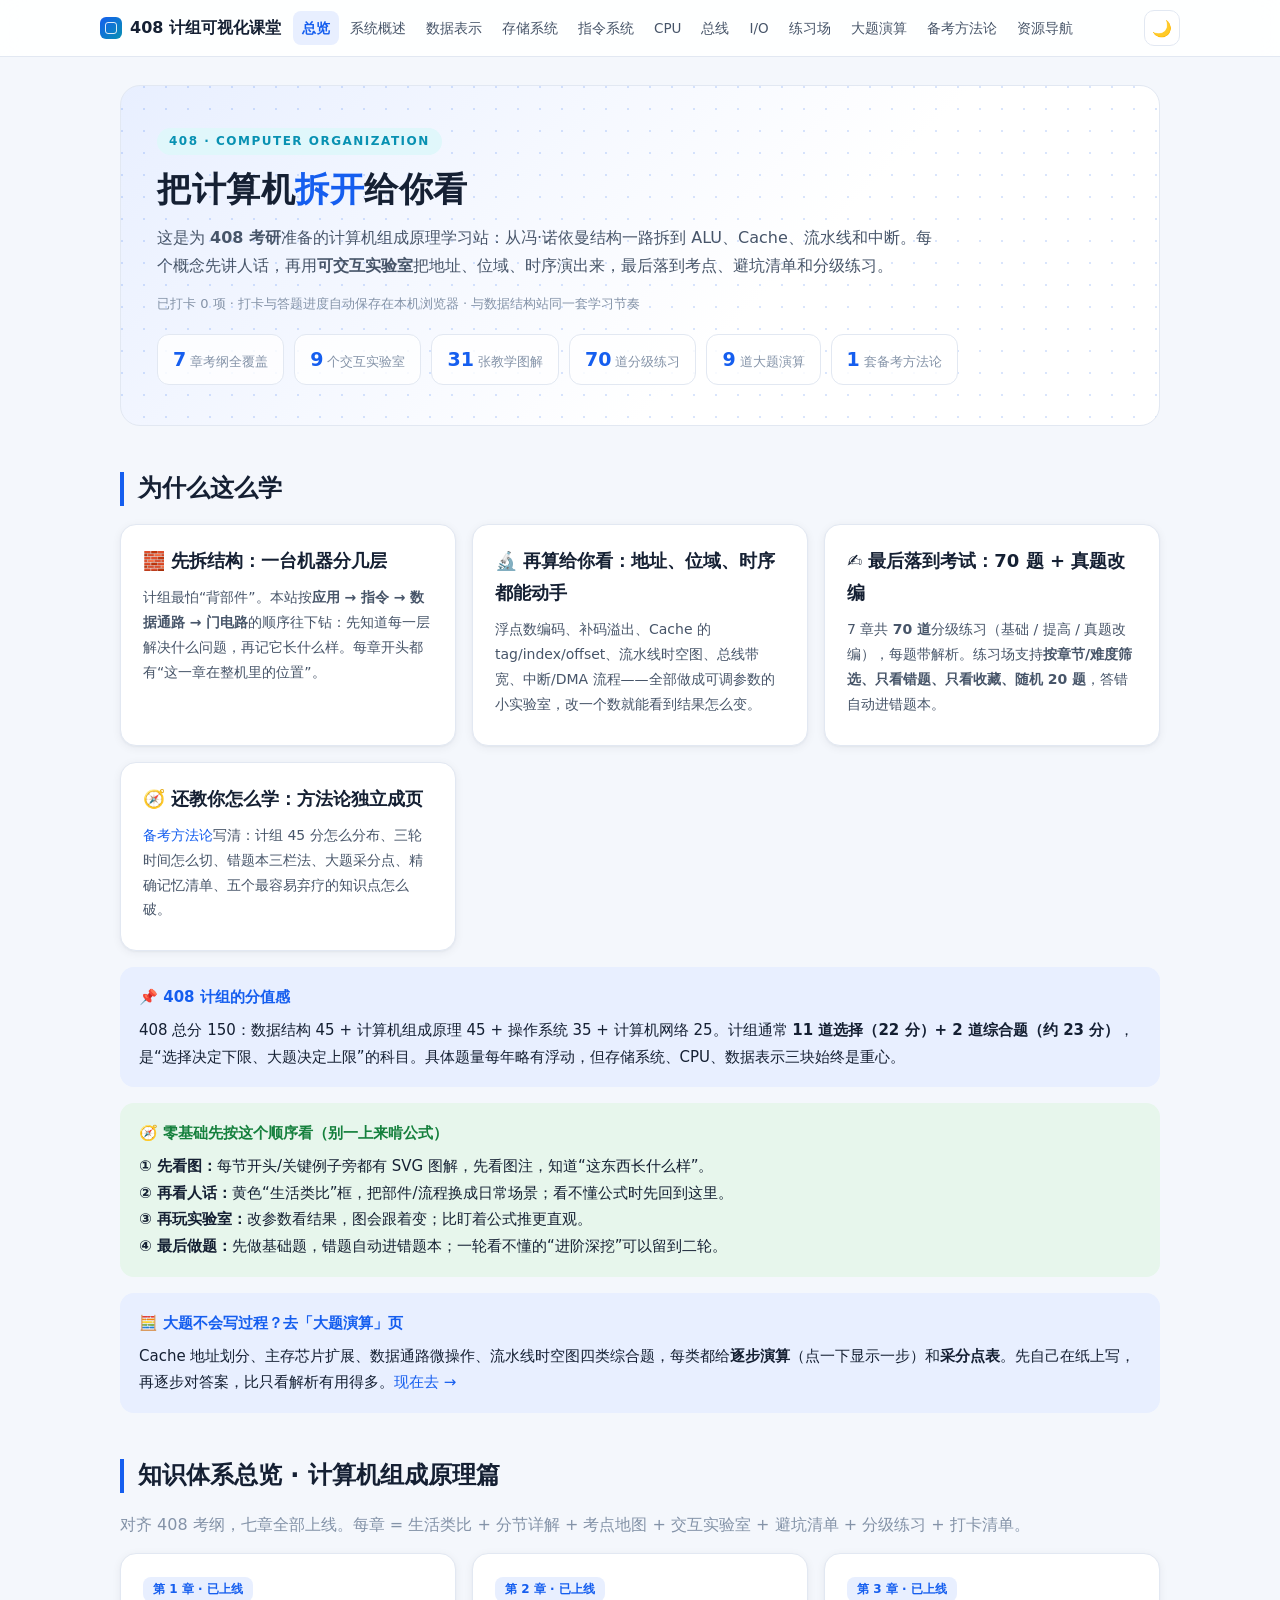
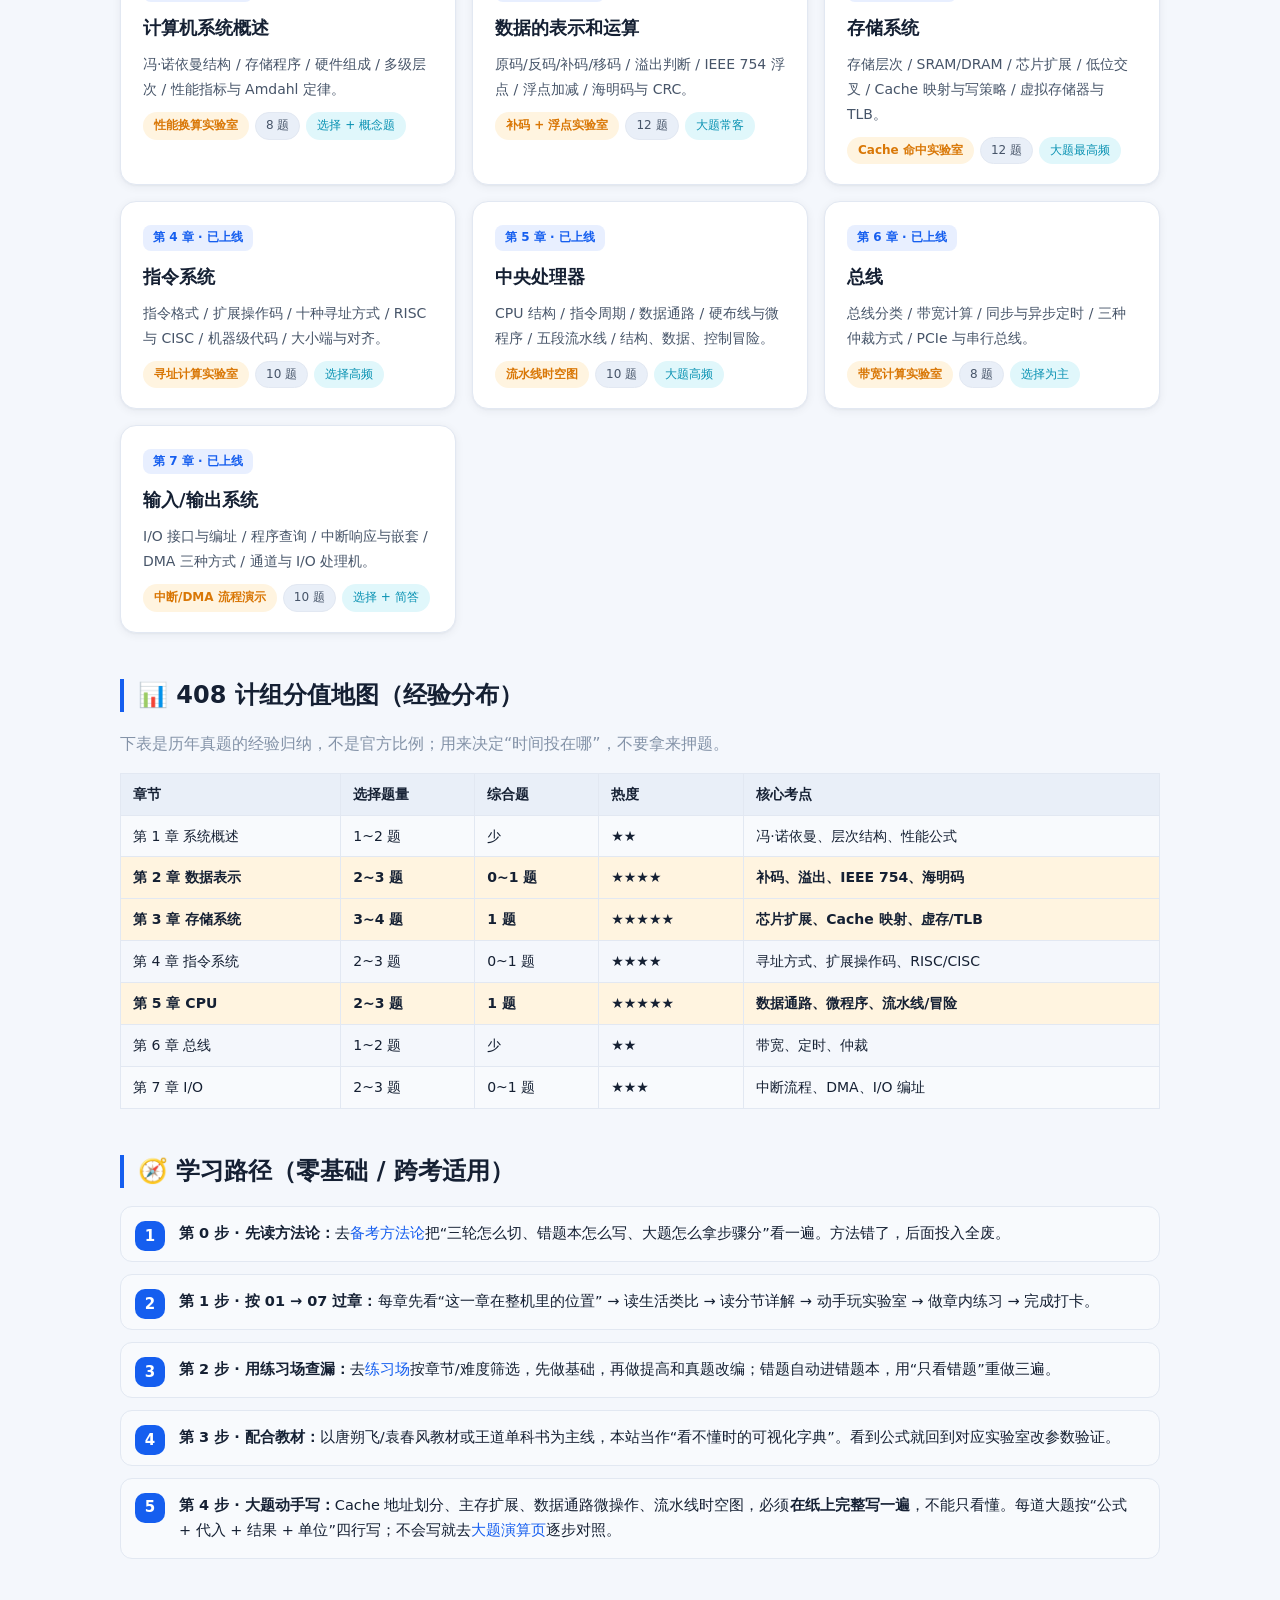
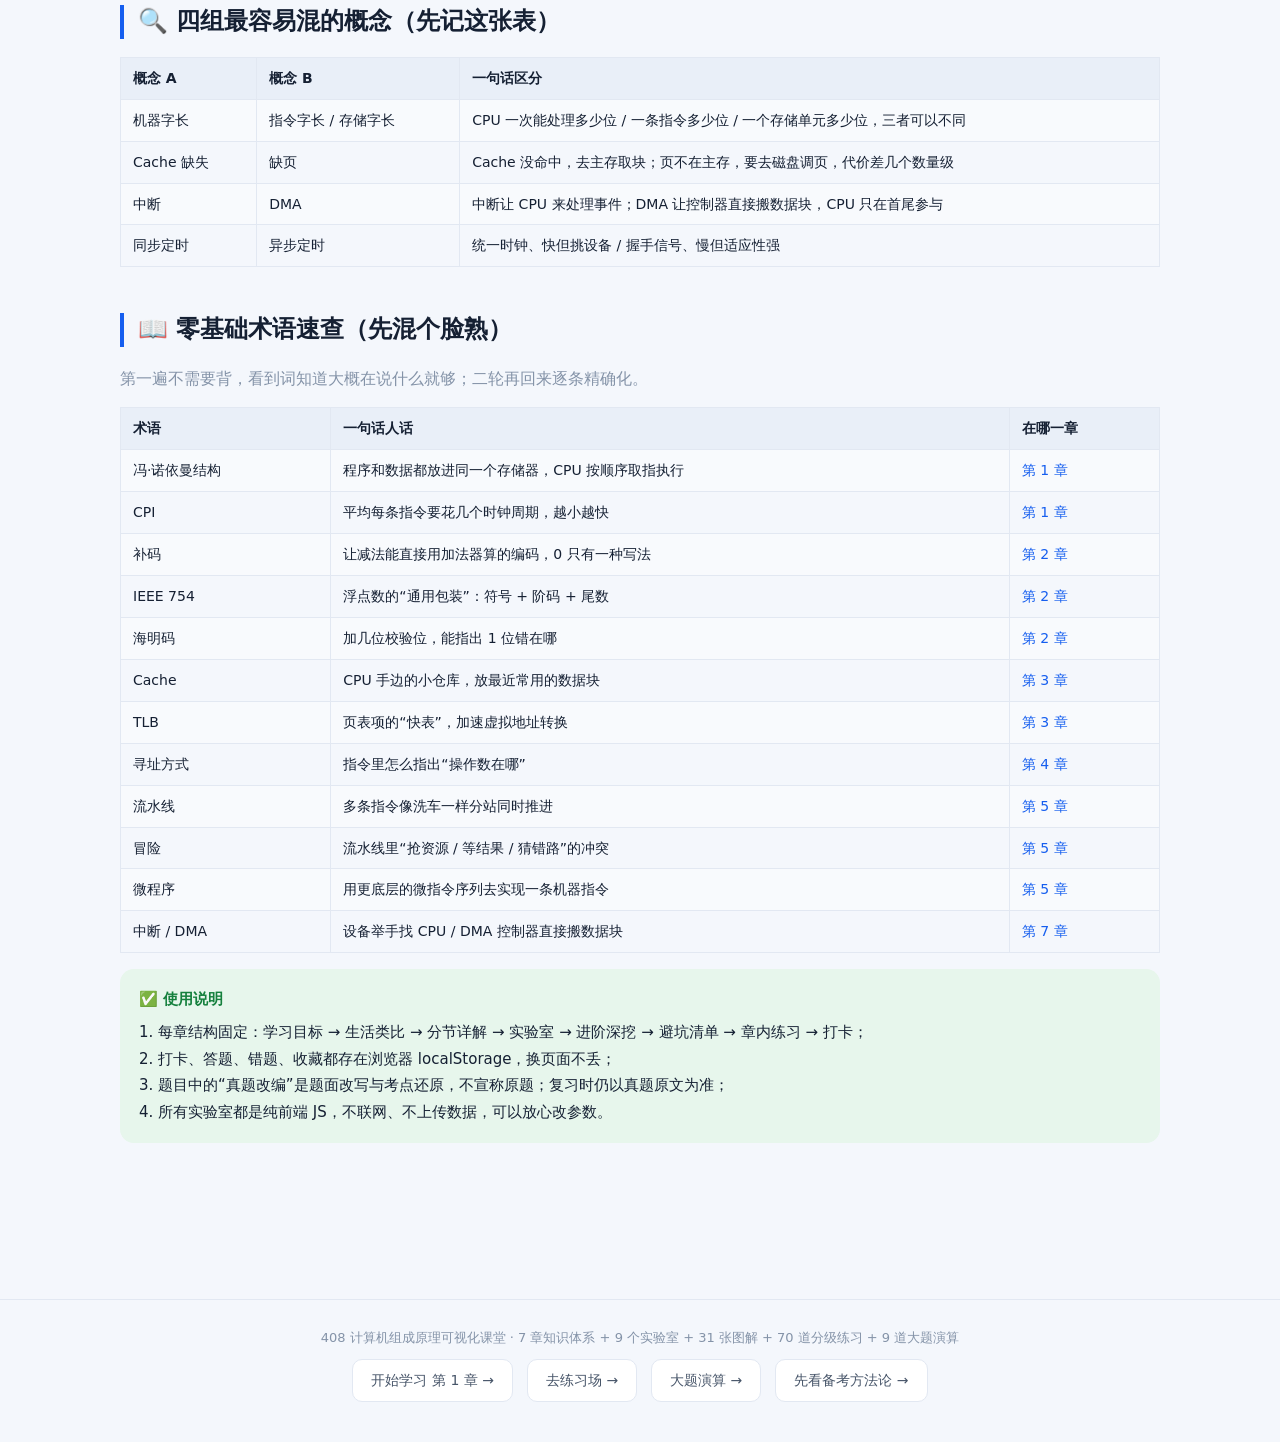
<file: index.html>
<!DOCTYPE html>
<html lang="zh-CN" data-theme="light">
<head>
<meta charset="UTF-8">
<meta name="viewport" content="width=device-width, initial-scale=1.0">
<title>408 计算机组成原理可视化课堂 · 从门电路到整机</title>
<meta name="description" content="为 408 考研准备的计算机组成原理学习站：7 章知识体系、9 个交互实验室、31 张教学图解、70 道分级练习、9 道大题演算与备考方法论。">
<link rel="stylesheet" href="assets/style.css?v=3">
</head>
<body>
<nav class="topbar"><div class="topbar-inner">
  <a class="logo" href="index.html"><span class="dot"></span>408 计组可视化课堂</a>
  <div class="nav-links">
    <a href="index.html">总览</a><a href="ch01.html">系统概述</a><a href="ch02.html">数据表示</a><a href="ch03.html">存储系统</a><a href="ch04.html">指令系统</a><a href="ch05.html">CPU</a><a href="ch06.html">总线</a><a href="ch07.html">I/O</a><a href="practice.html">练习场</a><a href="bigquestions.html">大题演算</a><a href="method.html">备考方法论</a><a href="resources.html">资源导航</a>
  </div>
  <button class="theme-btn" title="切换明暗主题">🌙</button>
</div></nav>

<div class="wrap">
  <div class="hero">
    <span class="kicker">408 · COMPUTER ORGANIZATION</span>
    <h1>把计算机<em>拆开</em>给你看</h1>
    <p>这是为 <b>408 考研</b>准备的计算机组成原理学习站：从冯·诺依曼结构一路拆到 ALU、Cache、流水线和中断。每个概念先讲人话，再用<b>可交互实验室</b>把地址、位域、时序演出来，最后落到考点、避坑清单和分级练习。</p>
    <p class="tagline"><span data-ck-total>已打卡 0 项</span> · 打卡与答题进度自动保存在本机浏览器 · 与数据结构站同一套学习节奏</p>
    <div class="stats">
      <div class="stat"><b>7</b><span>章考纲全覆盖</span></div>
      <div class="stat"><b>9</b><span>个交互实验室</span></div>
      <div class="stat"><b>31</b><span>张教学图解</span></div>
      <div class="stat"><b>70</b><span>道分级练习</span></div>
      <div class="stat"><b>9</b><span>道大题演算</span></div>
      <div class="stat"><b>1</b><span>套备考方法论</span></div>
    </div>
  </div>

  <h2 class="sec">为什么这么学</h2>
  <div class="grid cols-2">
    <div class="card">
      <h3>🧱 先拆结构：一台机器分几层</h3>
      <p>计组最怕“背部件”。本站按<b>应用 → 指令 → 数据通路 → 门电路</b>的顺序往下钻：先知道每一层解决什么问题，再记它长什么样。每章开头都有“这一章在整机里的位置”。</p>
    </div>
    <div class="card">
      <h3>🔬 再算给你看：地址、位域、时序都能动手</h3>
      <p>浮点数编码、补码溢出、Cache 的 tag/index/offset、流水线时空图、总线带宽、中断/DMA 流程——全部做成可调参数的小实验室，改一个数就能看到结果怎么变。</p>
    </div>
    <div class="card">
      <h3>✍️ 最后落到考试：70 题 + 真题改编</h3>
      <p>7 章共 <b>70 道</b>分级练习（基础 / 提高 / 真题改编），每题带解析。练习场支持<b>按章节/难度筛选、只看错题、只看收藏、随机 20 题</b>，答错自动进错题本。</p>
    </div>
    <div class="card">
      <h3>🧭 还教你怎么学：方法论独立成页</h3>
      <p><a href="method.html">备考方法论</a>写清：计组 45 分怎么分布、三轮时间怎么切、错题本三栏法、大题采分点、精确记忆清单、五个最容易弃疗的知识点怎么破。</p>
    </div>
  </div>

  <div class="callout exam">
    <div class="co-title">📌 408 计组的分值感</div>
    408 总分 150：数据结构 45 + 计算机组成原理 45 + 操作系统 35 + 计算机网络 25。计组通常 <b>11 道选择（22 分）+ 2 道综合题（约 23 分）</b>，是“选择决定下限、大题决定上限”的科目。具体题量每年略有浮动，但存储系统、CPU、数据表示三块始终是重心。
  </div>

  <div class="callout ok">
    <div class="co-title">🧭 零基础先按这个顺序看（别一上来啃公式）</div>
    <b>① 先看图：</b>每节开头/关键例子旁都有 SVG 图解，先看图注，知道“这东西长什么样”。<br>
    <b>② 再看人话：</b>黄色“生活类比”框，把部件/流程换成日常场景；看不懂公式时先回到这里。<br>
    <b>③ 再玩实验室：</b>改参数看结果，图会跟着变；比盯着公式推更直观。<br>
    <b>④ 最后做题：</b>先做基础题，错题自动进错题本；一轮看不懂的“进阶深挖”可以留到二轮。
  </div>

  <div class="callout exam">
    <div class="co-title">🧮 大题不会写过程？去「大题演算」页</div>
    Cache 地址划分、主存芯片扩展、数据通路微操作、流水线时空图四类综合题，每类都给<b>逐步演算</b>（点一下显示一步）和<b>采分点表</b>。先自己在纸上写，再逐步对答案，比只看解析有用得多。<a href="bigquestions.html">现在去 →</a>
  </div>

  <h2 class="sec">知识体系总览 · 计算机组成原理篇</h2>
  <p class="muted">对齐 408 考纲，七章全部上线。每章 = 生活类比 + 分节详解 + 考点地图 + 交互实验室 + 避坑清单 + 分级练习 + 打卡清单。</p>
  <div class="grid cols-2" style="margin-top:14px">
    <a class="card clickable" href="ch01.html">
      <span class="ch-num">第 1 章 · 已上线</span>
      <h3>计算机系统概述</h3>
      <p>冯·诺依曼结构 / 存储程序 / 硬件组成 / 多级层次 / 性能指标与 Amdahl 定律。</p>
      <div class="chips"><span class="chip hot">性能换算实验室</span><span class="chip">8 题</span><span class="chip cyan">选择 + 概念题</span></div>
    </a>
    <a class="card clickable" href="ch02.html">
      <span class="ch-num">第 2 章 · 已上线</span>
      <h3>数据的表示和运算</h3>
      <p>原码/反码/补码/移码 / 溢出判断 / IEEE 754 浮点 / 浮点加减 / 海明码与 CRC。</p>
      <div class="chips"><span class="chip hot">补码 + 浮点实验室</span><span class="chip">12 题</span><span class="chip cyan">大题常客</span></div>
    </a>
    <a class="card clickable" href="ch03.html">
      <span class="ch-num">第 3 章 · 已上线</span>
      <h3>存储系统</h3>
      <p>存储层次 / SRAM/DRAM / 芯片扩展 / 低位交叉 / Cache 映射与写策略 / 虚拟存储器与 TLB。</p>
      <div class="chips"><span class="chip hot">Cache 命中实验室</span><span class="chip">12 题</span><span class="chip cyan">大题最高频</span></div>
    </a>
    <a class="card clickable" href="ch04.html">
      <span class="ch-num">第 4 章 · 已上线</span>
      <h3>指令系统</h3>
      <p>指令格式 / 扩展操作码 / 十种寻址方式 / RISC 与 CISC / 机器级代码 / 大小端与对齐。</p>
      <div class="chips"><span class="chip hot">寻址计算实验室</span><span class="chip">10 题</span><span class="chip cyan">选择高频</span></div>
    </a>
    <a class="card clickable" href="ch05.html">
      <span class="ch-num">第 5 章 · 已上线</span>
      <h3>中央处理器</h3>
      <p>CPU 结构 / 指令周期 / 数据通路 / 硬布线与微程序 / 五段流水线 / 结构、数据、控制冒险。</p>
      <div class="chips"><span class="chip hot">流水线时空图</span><span class="chip">10 题</span><span class="chip cyan">大题高频</span></div>
    </a>
    <a class="card clickable" href="ch06.html">
      <span class="ch-num">第 6 章 · 已上线</span>
      <h3>总线</h3>
      <p>总线分类 / 带宽计算 / 同步与异步定时 / 三种仲裁方式 / PCIe 与串行总线。</p>
      <div class="chips"><span class="chip hot">带宽计算实验室</span><span class="chip">8 题</span><span class="chip cyan">选择为主</span></div>
    </a>
    <a class="card clickable" href="ch07.html">
      <span class="ch-num">第 7 章 · 已上线</span>
      <h3>输入/输出系统</h3>
      <p>I/O 接口与编址 / 程序查询 / 中断响应与嵌套 / DMA 三种方式 / 通道与 I/O 处理机。</p>
      <div class="chips"><span class="chip hot">中断/DMA 流程演示</span><span class="chip">10 题</span><span class="chip cyan">选择 + 简答</span></div>
    </a>
  </div>

  <h2 class="sec">📊 408 计组分值地图（经验分布）</h2>
  <p class="muted">下表是历年真题的经验归纳，不是官方比例；用来决定“时间投在哪”，不要拿来押题。</p>
  <table class="tbl">
    <tr><th>章节</th><th>选择题量</th><th>综合题</th><th>热度</th><th>核心考点</th></tr>
    <tr><td>第 1 章 系统概述</td><td>1~2 题</td><td>少</td><td>★★</td><td>冯·诺依曼、层次结构、性能公式</td></tr>
    <tr class="hot-row"><td>第 2 章 数据表示</td><td>2~3 题</td><td>0~1 题</td><td>★★★★</td><td>补码、溢出、IEEE 754、海明码</td></tr>
    <tr class="hot-row"><td>第 3 章 存储系统</td><td>3~4 题</td><td>1 题</td><td>★★★★★</td><td>芯片扩展、Cache 映射、虚存/TLB</td></tr>
    <tr><td>第 4 章 指令系统</td><td>2~3 题</td><td>0~1 题</td><td>★★★★</td><td>寻址方式、扩展操作码、RISC/CISC</td></tr>
    <tr class="hot-row"><td>第 5 章 CPU</td><td>2~3 题</td><td>1 题</td><td>★★★★★</td><td>数据通路、微程序、流水线/冒险</td></tr>
    <tr><td>第 6 章 总线</td><td>1~2 题</td><td>少</td><td>★★</td><td>带宽、定时、仲裁</td></tr>
    <tr><td>第 7 章 I/O</td><td>2~3 题</td><td>0~1 题</td><td>★★★</td><td>中断流程、DMA、I/O 编址</td></tr>
  </table>

  <h2 class="sec">🧭 学习路径（零基础 / 跨考适用）</h2>
  <div class="steps">
    <div class="step"><b>第 0 步 · 先读方法论：</b>去<a href="method.html">备考方法论</a>把“三轮怎么切、错题本怎么写、大题怎么拿步骤分”看一遍。方法错了，后面投入全废。</div>
    <div class="step"><b>第 1 步 · 按 01 → 07 过章：</b>每章先看“这一章在整机里的位置” → 读生活类比 → 读分节详解 → 动手玩实验室 → 做章内练习 → 完成打卡。</div>
    <div class="step"><b>第 2 步 · 用练习场查漏：</b>去<a href="practice.html">练习场</a>按章节/难度筛选，先做基础，再做提高和真题改编；错题自动进错题本，用“只看错题”重做三遍。</div>
    <div class="step"><b>第 3 步 · 配合教材：</b>以唐朔飞/袁春风教材或王道单科书为主线，本站当作“看不懂时的可视化字典”。看到公式就回到对应实验室改参数验证。</div>
    <div class="step"><b>第 4 步 · 大题动手写：</b>Cache 地址划分、主存扩展、数据通路微操作、流水线时空图，必须<b>在纸上完整写一遍</b>，不能只看懂。每道大题按“公式 + 代入 + 结果 + 单位”四行写；不会写就去<a href="bigquestions.html">大题演算页</a>逐步对照。</div>
  </div>

  <h2 class="sec">🔍 四组最容易混的概念（先记这张表）</h2>
  <table class="tbl">
    <tr><th>概念 A</th><th>概念 B</th><th>一句话区分</th></tr>
    <tr><td>机器字长</td><td>指令字长 / 存储字长</td><td>CPU 一次能处理多少位 / 一条指令多少位 / 一个存储单元多少位，三者可以不同</td></tr>
    <tr><td>Cache 缺失</td><td>缺页</td><td>Cache 没命中，去主存取块；页不在主存，要去磁盘调页，代价差几个数量级</td></tr>
    <tr><td>中断</td><td>DMA</td><td>中断让 CPU 来处理事件；DMA 让控制器直接搬数据块，CPU 只在首尾参与</td></tr>
    <tr><td>同步定时</td><td>异步定时</td><td>统一时钟、快但挑设备 / 握手信号、慢但适应性强</td></tr>
  </table>

  <h2 class="sec">📖 零基础术语速查（先混个脸熟）</h2>
  <p class="muted">第一遍不需要背，看到词知道大概在说什么就够；二轮再回来逐条精确化。</p>
  <table class="tbl">
    <tr><th>术语</th><th>一句话人话</th><th>在哪一章</th></tr>
    <tr><td>冯·诺依曼结构</td><td>程序和数据都放进同一个存储器，CPU 按顺序取指执行</td><td><a href="ch01.html">第 1 章</a></td></tr>
    <tr><td>CPI</td><td>平均每条指令要花几个时钟周期，越小越快</td><td><a href="ch01.html#s4">第 1 章</a></td></tr>
    <tr><td>补码</td><td>让减法能直接用加法器算的编码，0 只有一种写法</td><td><a href="ch02.html#s2">第 2 章</a></td></tr>
    <tr><td>IEEE 754</td><td>浮点数的“通用包装”：符号 + 阶码 + 尾数</td><td><a href="ch02.html#s4">第 2 章</a></td></tr>
    <tr><td>海明码</td><td>加几位校验位，能指出 1 位错在哪</td><td><a href="ch02.html#s6">第 2 章</a></td></tr>
    <tr><td>Cache</td><td>CPU 手边的小仓库，放最近常用的数据块</td><td><a href="ch03.html#s4">第 3 章</a></td></tr>
    <tr><td>TLB</td><td>页表项的“快表”，加速虚拟地址转换</td><td><a href="ch03.html#s5">第 3 章</a></td></tr>
    <tr><td>寻址方式</td><td>指令里怎么指出“操作数在哪”</td><td><a href="ch04.html#s3">第 4 章</a></td></tr>
    <tr><td>流水线</td><td>多条指令像洗车一样分站同时推进</td><td><a href="ch05.html#s5">第 5 章</a></td></tr>
    <tr><td>冒险</td><td>流水线里“抢资源 / 等结果 / 猜错路”的冲突</td><td><a href="ch05.html#s5">第 5 章</a></td></tr>
    <tr><td>微程序</td><td>用更底层的微指令序列去实现一条机器指令</td><td><a href="ch05.html#s4">第 5 章</a></td></tr>
    <tr><td>中断 / DMA</td><td>设备举手找 CPU / DMA 控制器直接搬数据块</td><td><a href="ch07.html">第 7 章</a></td></tr>
  </table>

  <div class="callout ok">
    <div class="co-title">✅ 使用说明</div>
    1. 每章结构固定：学习目标 → 生活类比 → 分节详解 → 实验室 → 进阶深挖 → 避坑清单 → 章内练习 → 打卡；<br>
    2. 打卡、答题、错题、收藏都存在浏览器 localStorage，换页面不丢；<br>
    3. 题目中的“真题改编”是题面改写与考点还原，不宣称原题；复习时仍以真题原文为准；<br>
    4. 所有实验室都是纯前端 JS，不联网、不上传数据，可以放心改参数。
  </div>
</div>

<footer>
  408 计算机组成原理可视化课堂 · 7 章知识体系 + 9 个实验室 + 31 张图解 + 70 道分级练习 + 9 道大题演算<br>
  <div class="pagers">
    <a href="ch01.html">开始学习 第 1 章 →</a>
    <a href="practice.html">去练习场 →</a>
    <a href="bigquestions.html">大题演算 →</a>
    <a href="method.html">先看备考方法论 →</a>
  </div>
</footer>
<script src="assets/app.js?v=1"></script>
</body>
</html>
</file>
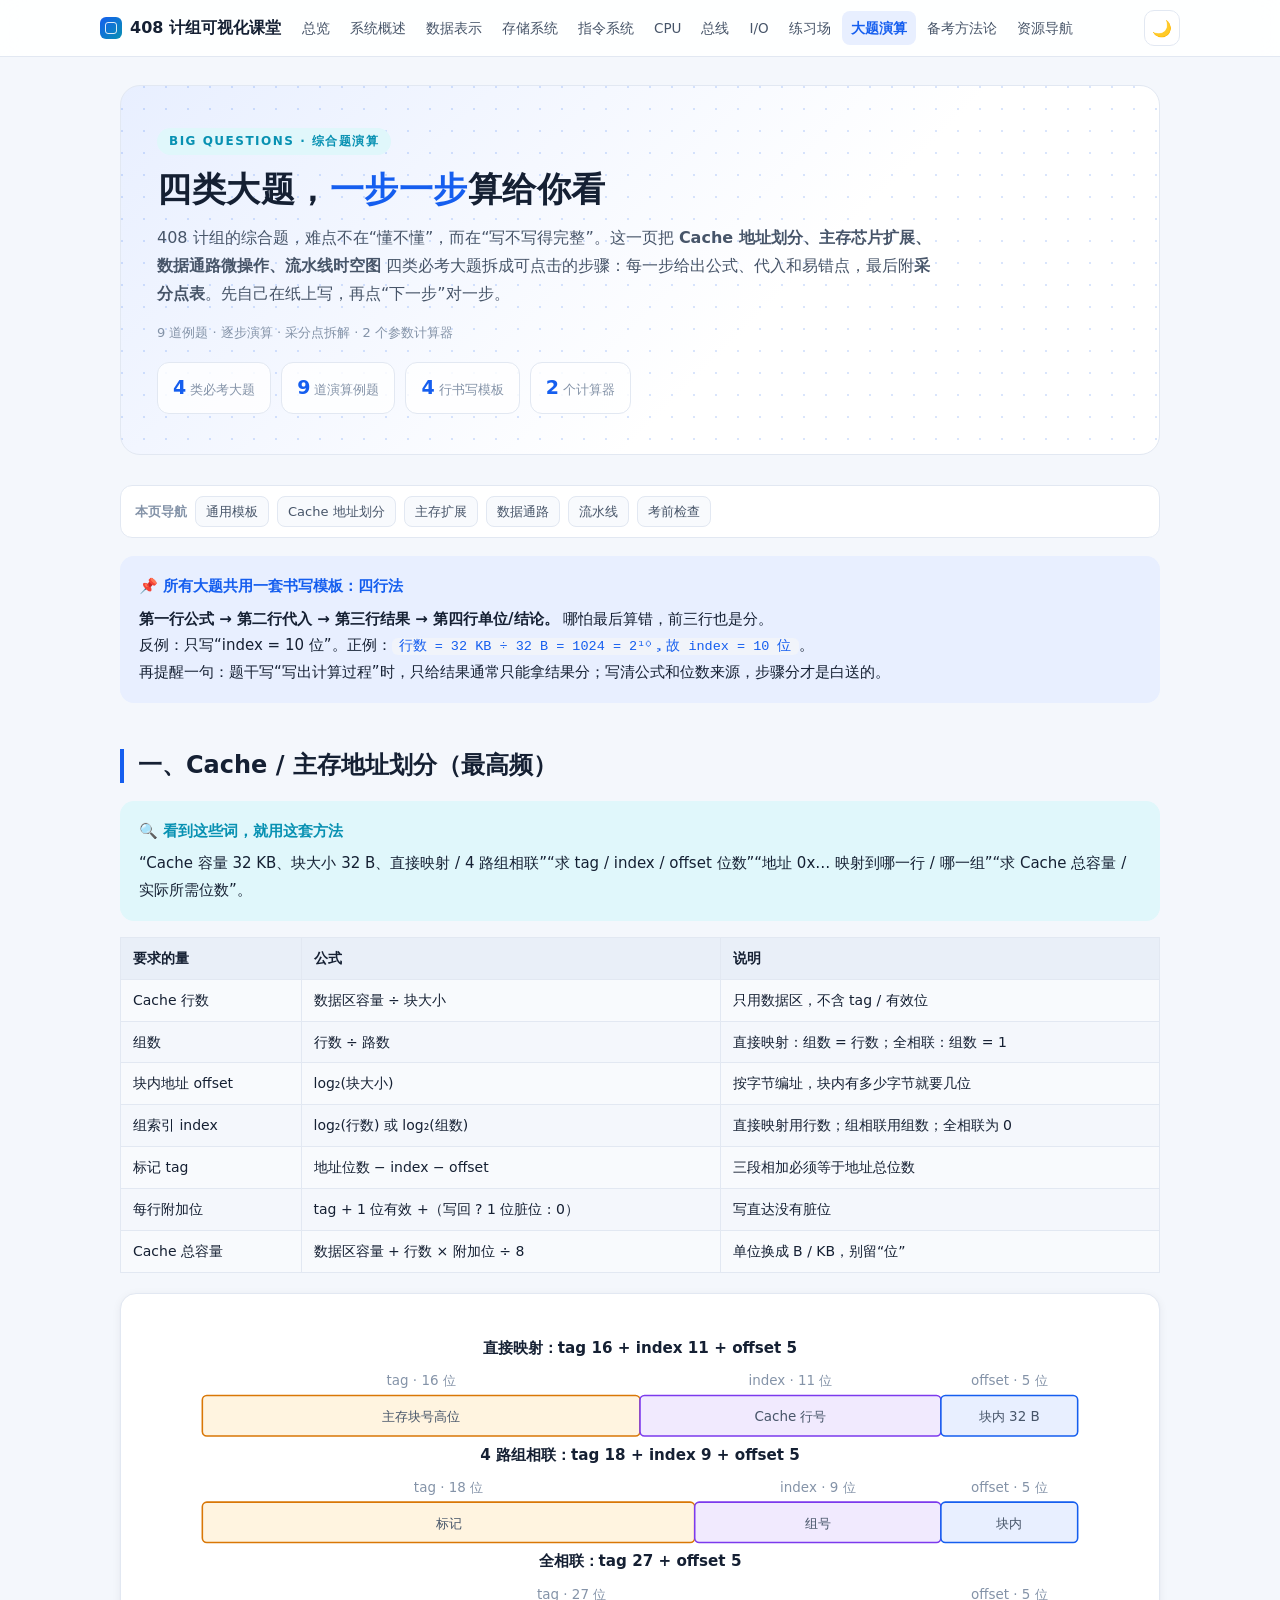
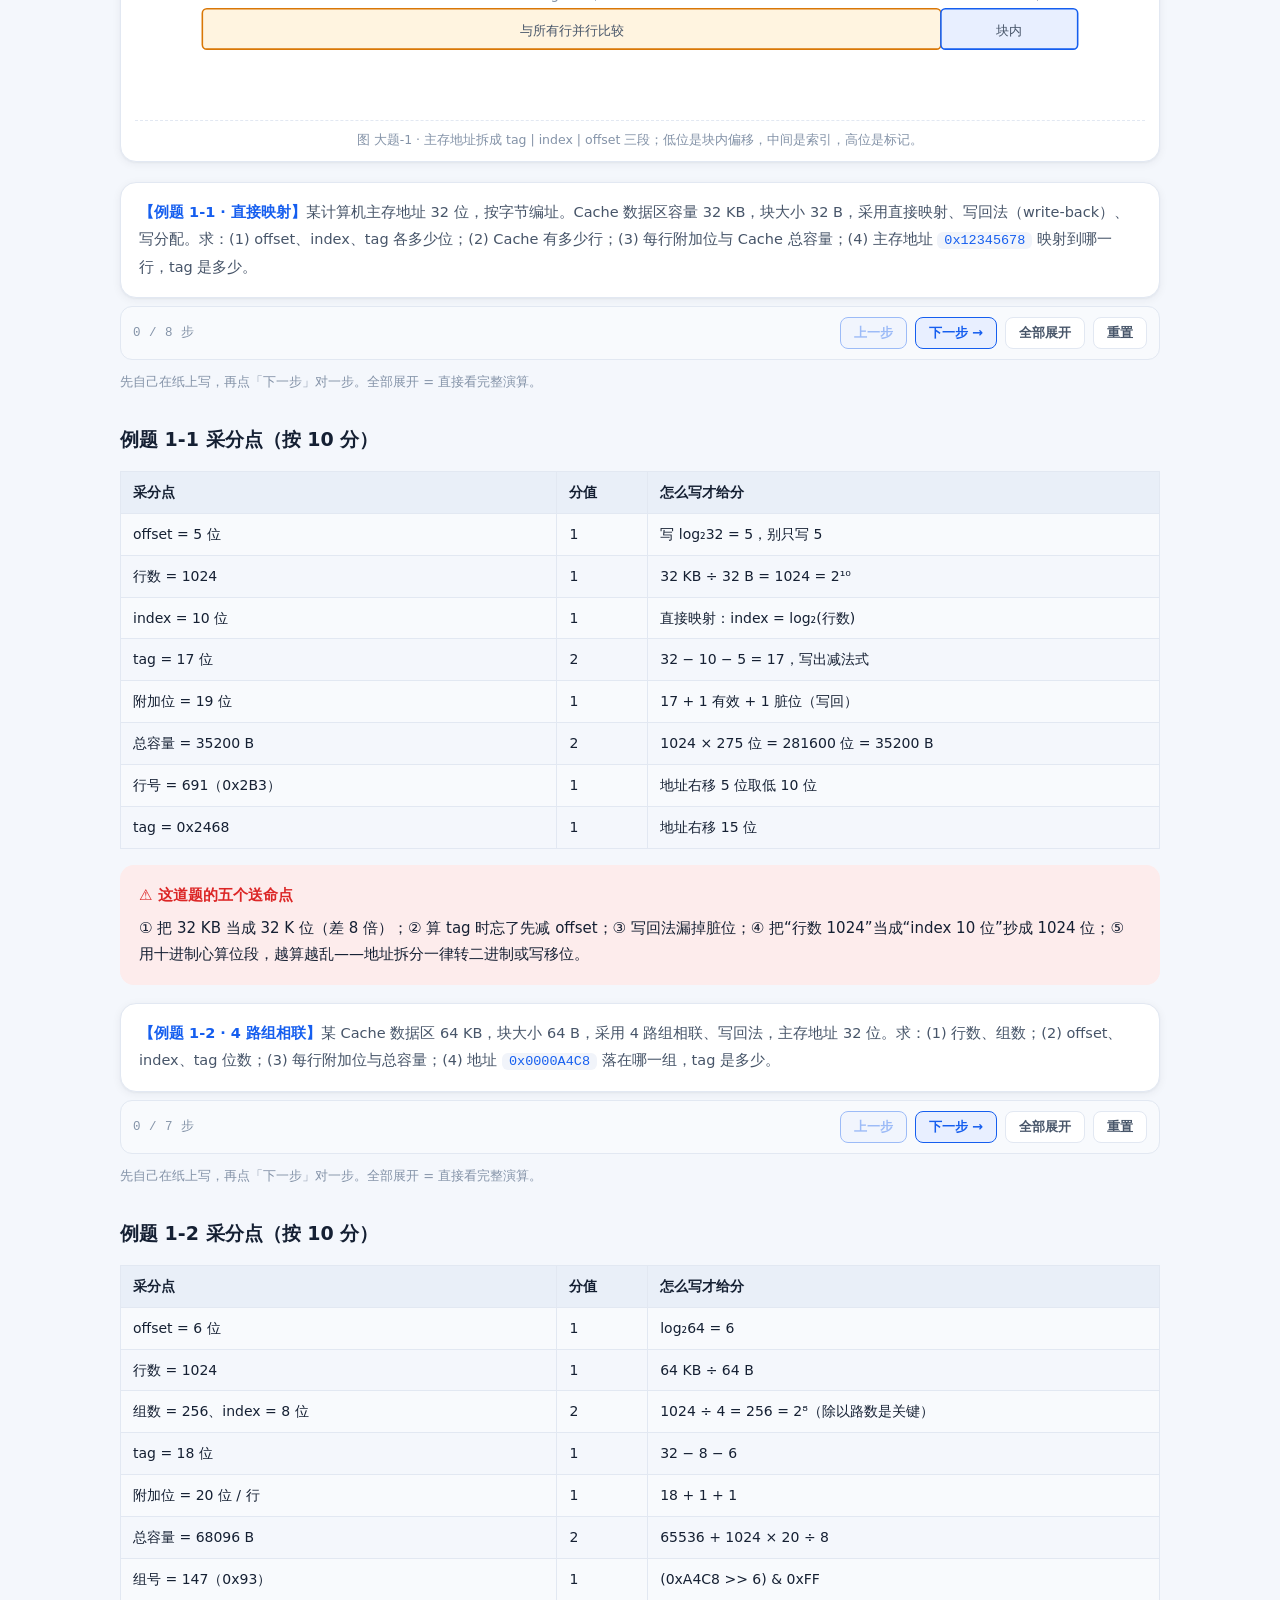
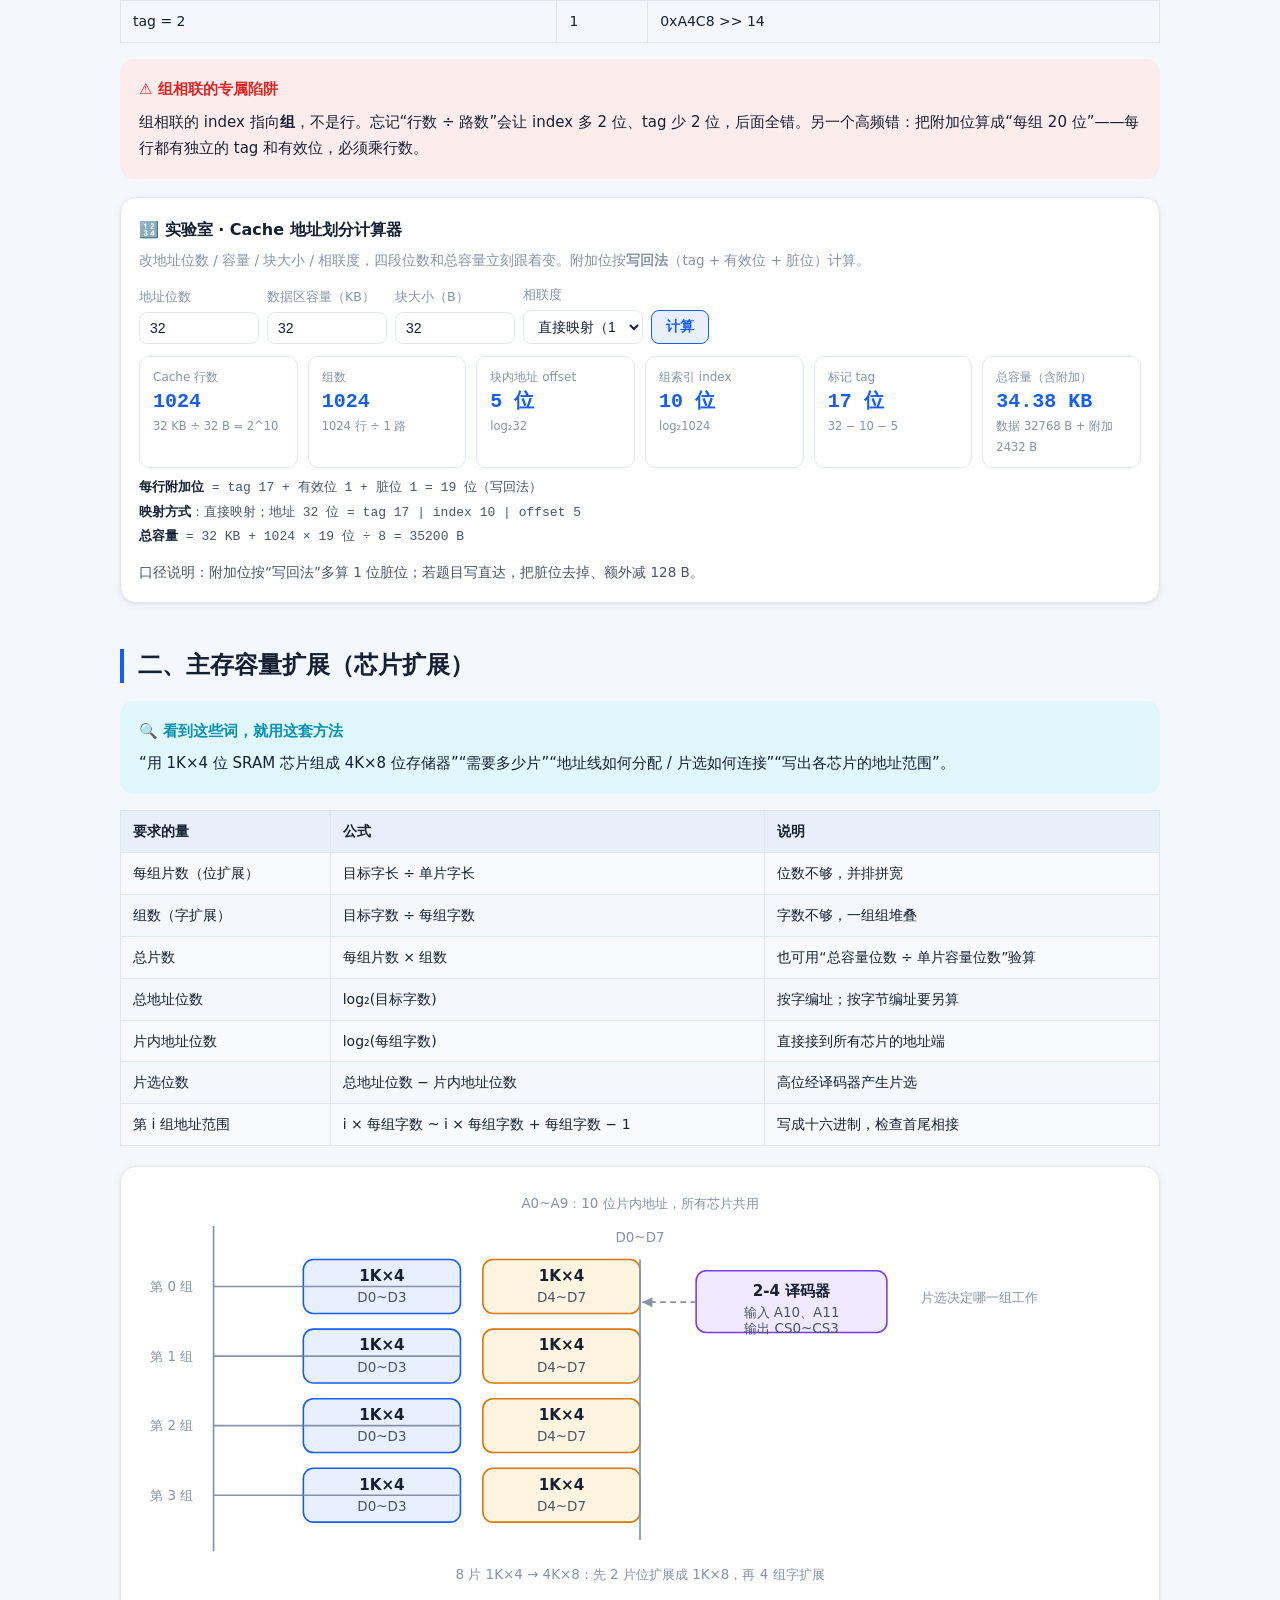
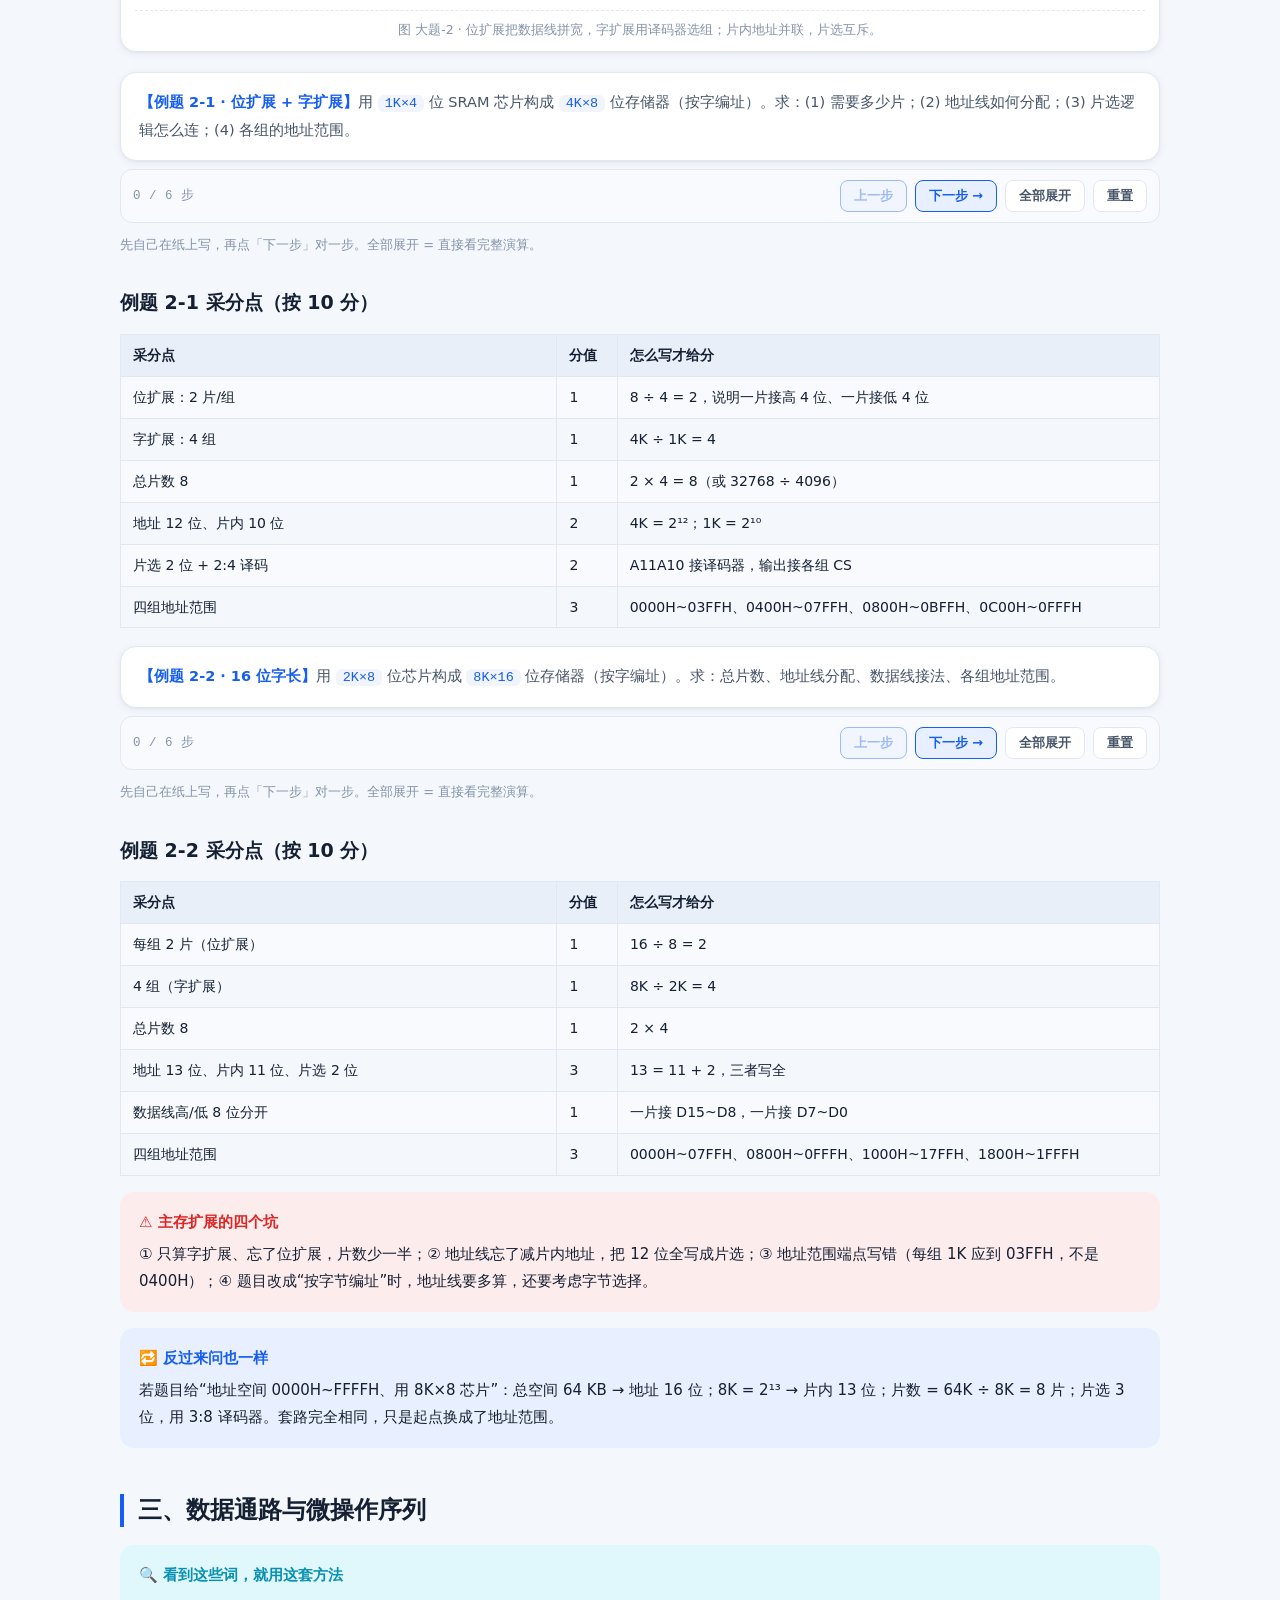
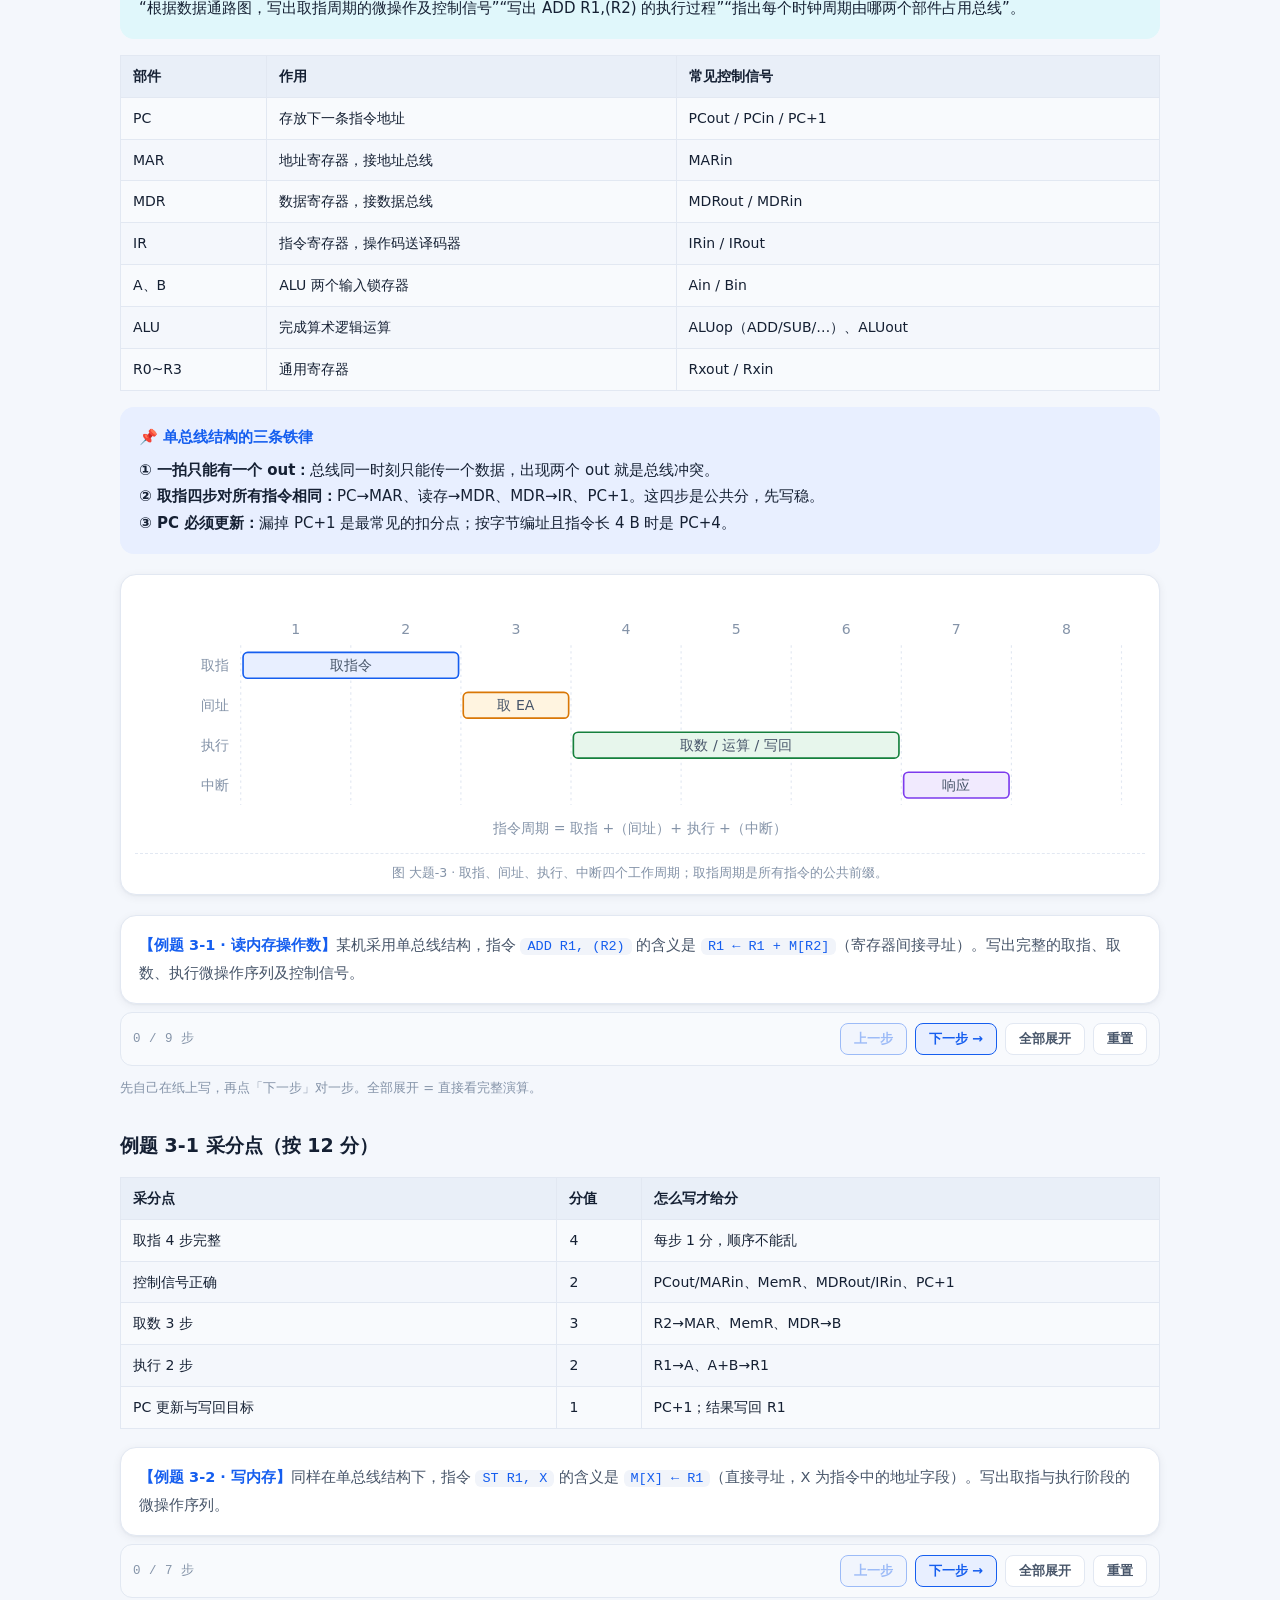
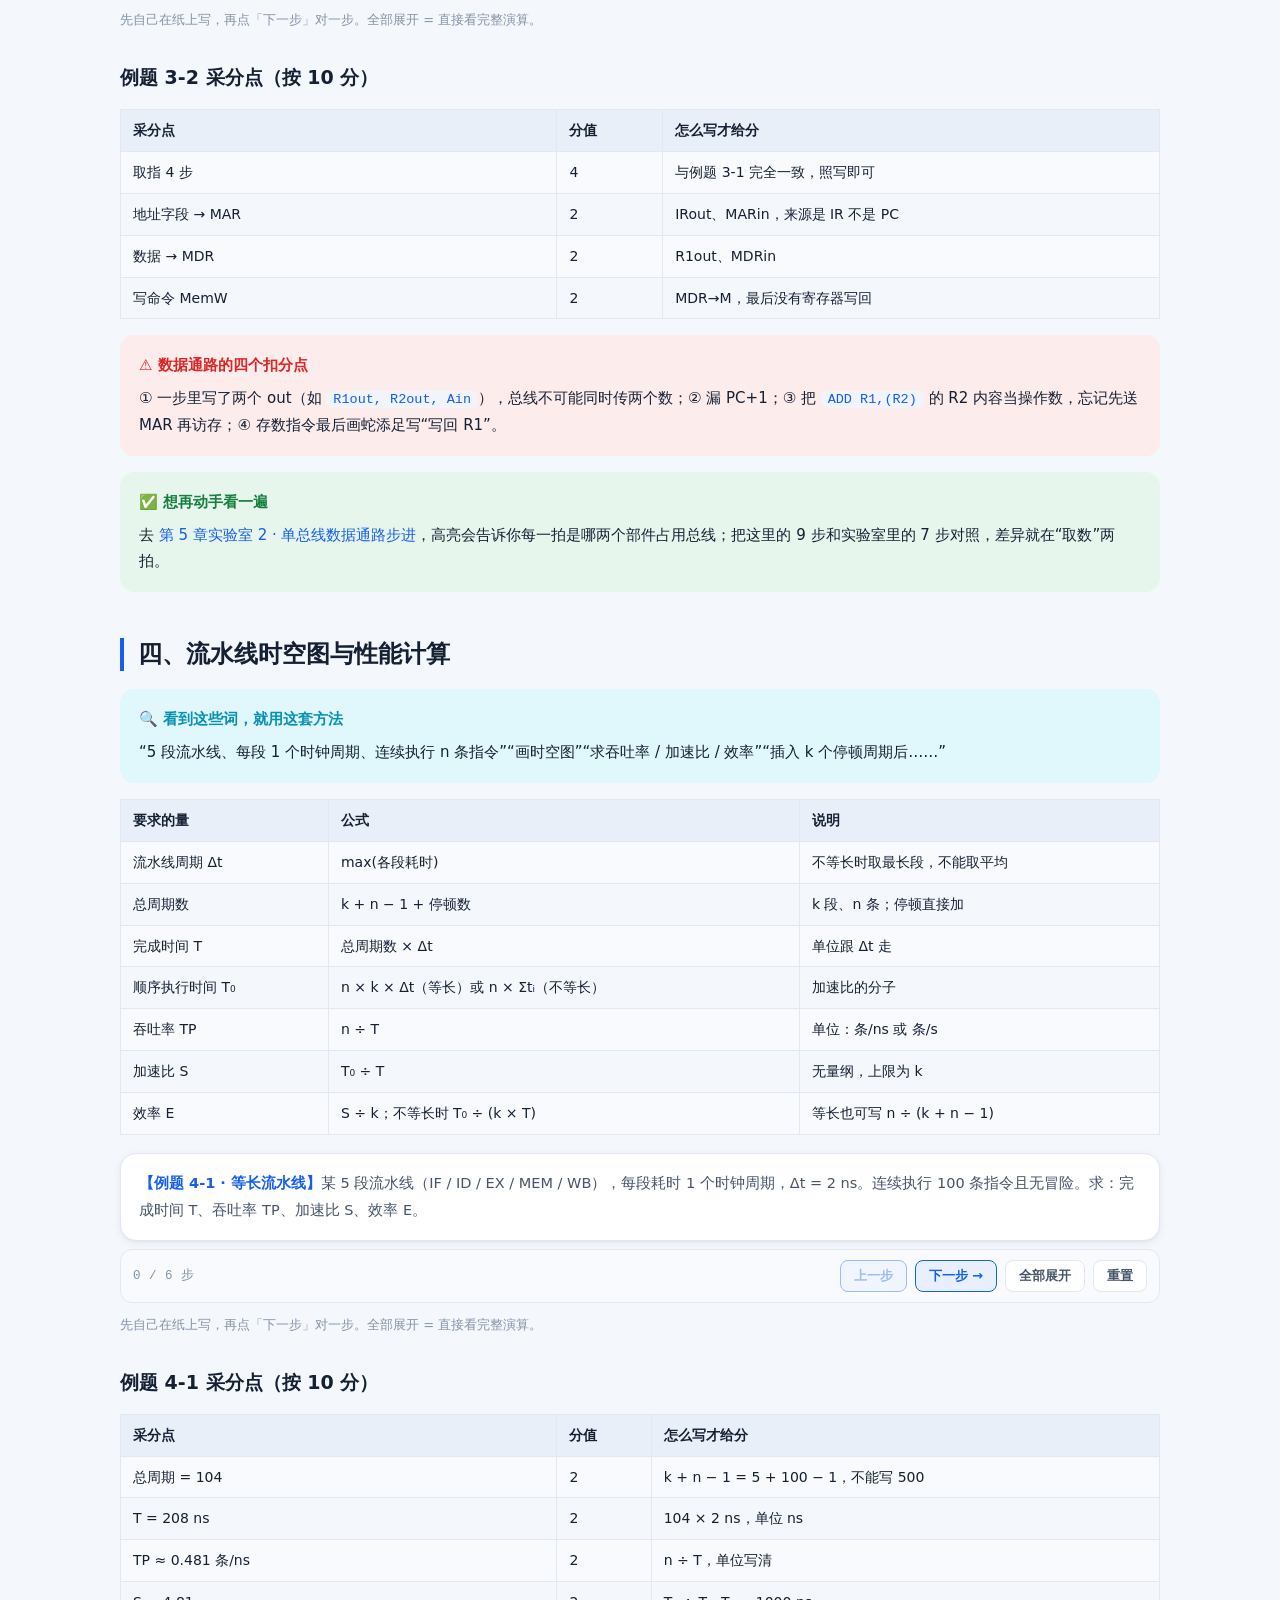
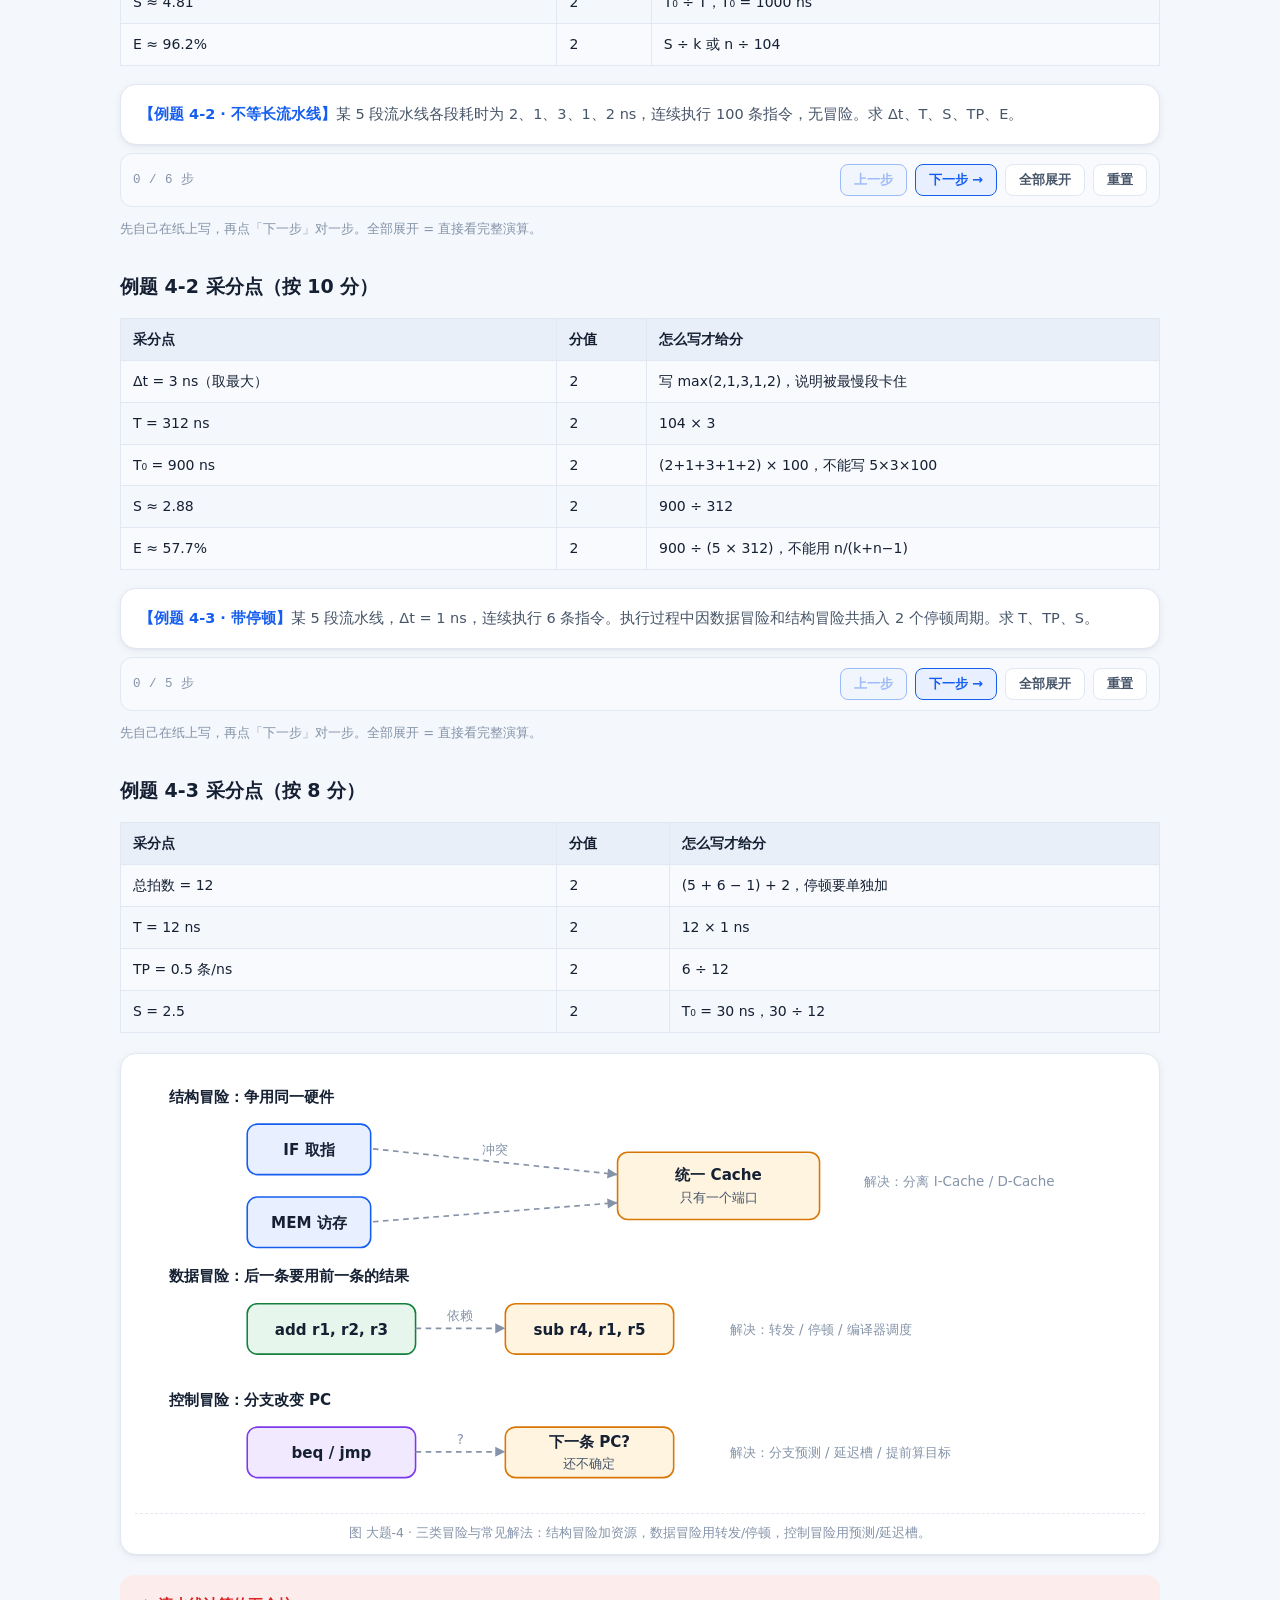
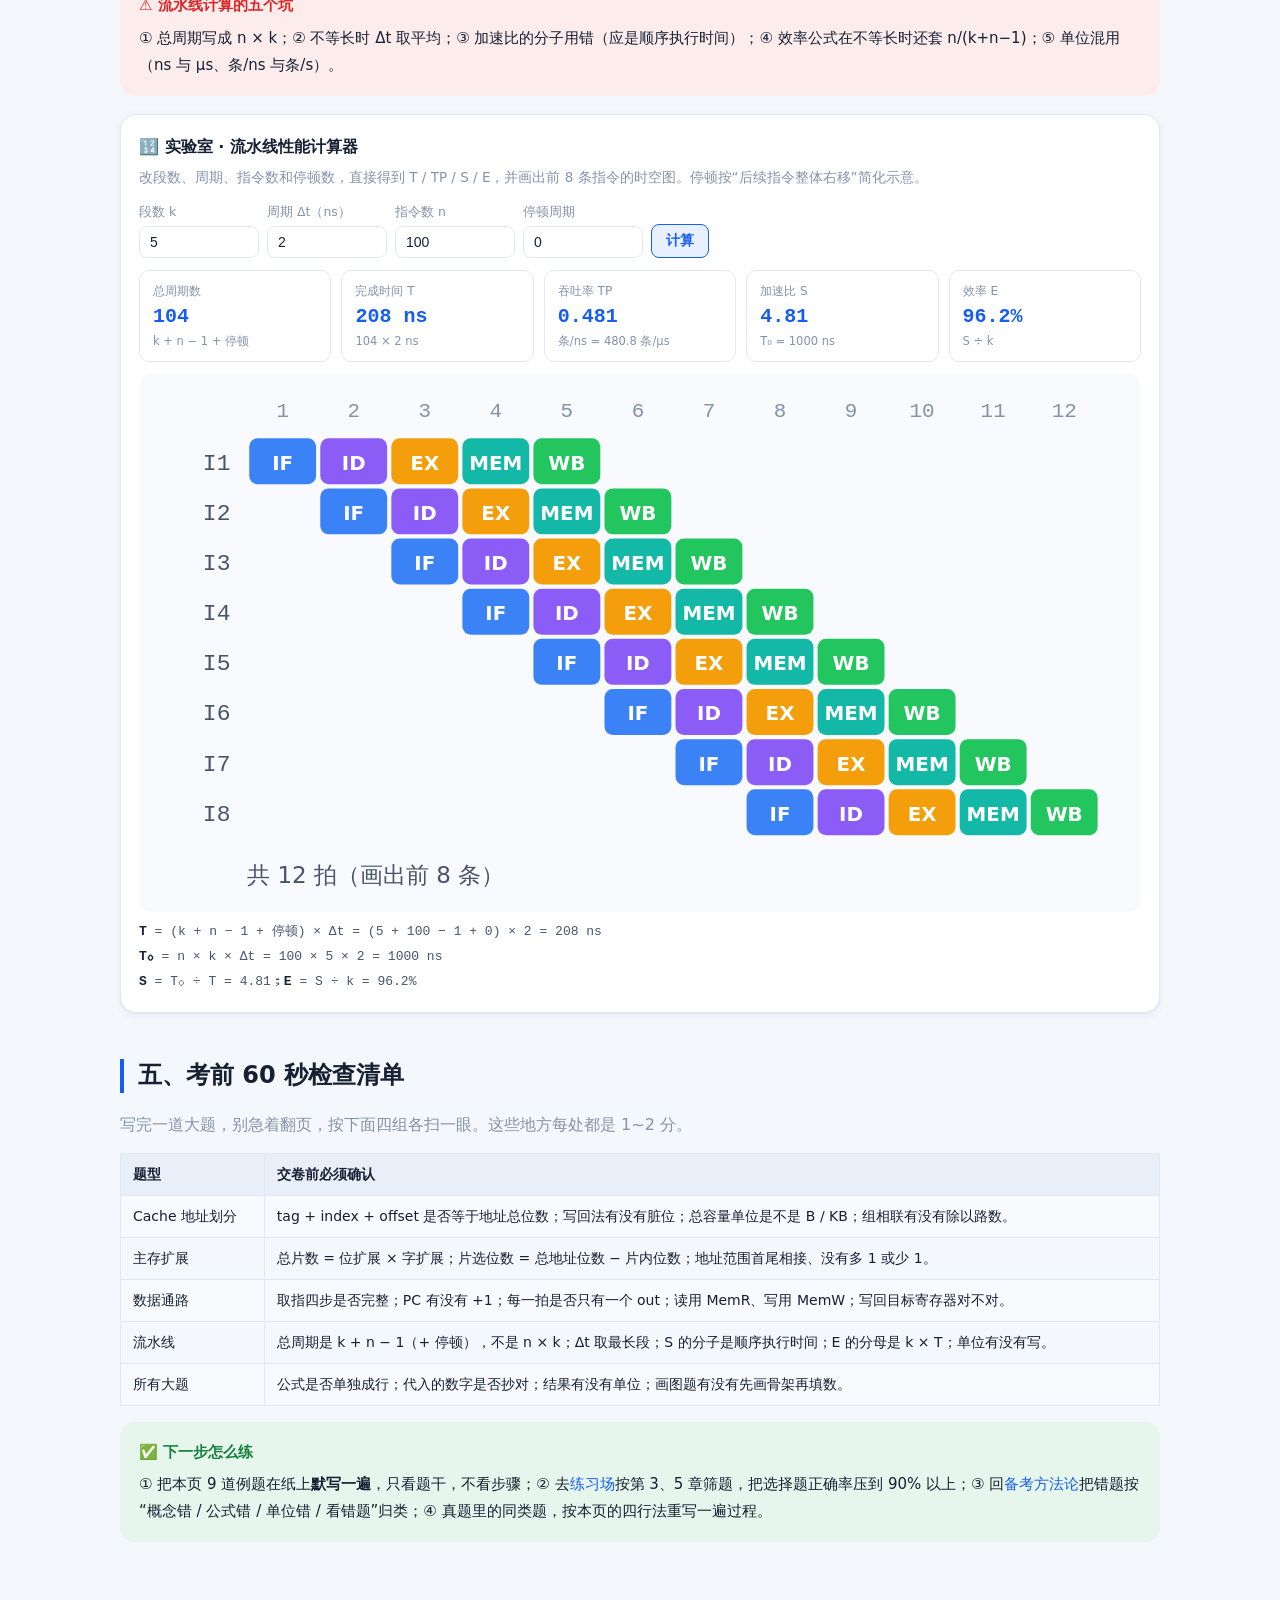
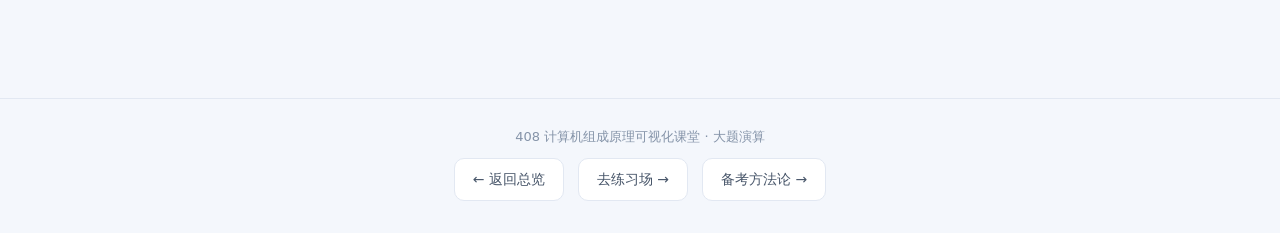
<file: bigquestions.html>
<!DOCTYPE html>
<html lang="zh-CN" data-theme="light">
<head>
<meta charset="UTF-8">
<meta name="viewport" content="width=device-width, initial-scale=1.0">
<title>大题演算 · 408 计算机组成原理可视化课堂</title>
<meta name="description" content="408 计组四类综合题逐步演算：Cache 地址划分、主存芯片扩展、数据通路微操作、流水线时空图，每题给公式、代入、结果、采分点与易错点。">
<link rel="stylesheet" href="assets/style.css?v=3">
</head>
<body>
<nav class="topbar"><div class="topbar-inner">
  <a class="logo" href="index.html"><span class="dot"></span>408 计组可视化课堂</a>
  <div class="nav-links">
    <a href="index.html">总览</a><a href="ch01.html">系统概述</a><a href="ch02.html">数据表示</a><a href="ch03.html">存储系统</a><a href="ch04.html">指令系统</a><a href="ch05.html">CPU</a><a href="ch06.html">总线</a><a href="ch07.html">I/O</a><a href="practice.html">练习场</a><a href="bigquestions.html">大题演算</a><a href="method.html">备考方法论</a><a href="resources.html">资源导航</a>
  </div>
  <button class="theme-btn" title="切换明暗主题">🌙</button>
</div></nav>

<div class="wrap">
  <div class="hero">
    <span class="kicker">BIG QUESTIONS · 综合题演算</span>
    <h1>四类大题，<em>一步一步</em>算给你看</h1>
    <p>408 计组的综合题，难点不在“懂不懂”，而在“写不写得完整”。这一页把 <b>Cache 地址划分、主存芯片扩展、数据通路微操作、流水线时空图</b> 四类必考大题拆成可点击的步骤：每一步给出公式、代入和易错点，最后附<b>采分点表</b>。先自己在纸上写，再点“下一步”对一步。</p>
    <p class="tagline">9 道例题 · 逐步演算 · 采分点拆解 · 2 个参数计算器</p>
    <div class="stats">
      <div class="stat"><b>4</b><span>类必考大题</span></div>
      <div class="stat"><b>9</b><span>道演算例题</span></div>
      <div class="stat"><b>4</b><span>行书写模板</span></div>
      <div class="stat"><b>2</b><span>个计算器</span></div>
    </div>
  </div>

  <div class="toc"><span class="toc-label">本页导航</span><a href="#rule">通用模板</a><a href="#cache">Cache 地址划分</a><a href="#chip">主存扩展</a><a href="#datapath">数据通路</a><a href="#pipeline">流水线</a><a href="#check">考前检查</a></div>

  <div class="callout exam" id="rule">
    <div class="co-title">📌 所有大题共用一套书写模板：四行法</div>
    <b>第一行公式 → 第二行代入 → 第三行结果 → 第四行单位/结论。</b> 哪怕最后算错，前三行也是分。<br>
    反例：只写“index = 10 位”。正例：<code class="inline">行数 = 32 KB ÷ 32 B = 1024 = 2¹⁰，故 index = 10 位</code>。<br>
    再提醒一句：题干写“写出计算过程”时，只给结果通常只能拿结果分；写清公式和位数来源，步骤分才是白送的。
  </div>

  <!-- ══════════════════ 一、Cache 地址划分 ══════════════════ -->
  <h2 class="sec" id="cache">一、Cache / 主存地址划分（最高频）</h2>

  <div class="callout cyan">
    <div class="co-title">🔍 看到这些词，就用这套方法</div>
    “Cache 容量 32 KB、块大小 32 B、直接映射 / 4 路组相联”“求 tag / index / offset 位数”“地址 0x… 映射到哪一行 / 哪一组”“求 Cache 总容量 / 实际所需位数”。
  </div>

  <table class="tbl">
    <tr><th>要求的量</th><th>公式</th><th>说明</th></tr>
    <tr><td>Cache 行数</td><td>数据区容量 ÷ 块大小</td><td>只用数据区，不含 tag / 有效位</td></tr>
    <tr><td>组数</td><td>行数 ÷ 路数</td><td>直接映射：组数 = 行数；全相联：组数 = 1</td></tr>
    <tr><td>块内地址 offset</td><td>log₂(块大小)</td><td>按字节编址，块内有多少字节就要几位</td></tr>
    <tr><td>组索引 index</td><td>log₂(行数) 或 log₂(组数)</td><td>直接映射用行数；组相联用组数；全相联为 0</td></tr>
    <tr><td>标记 tag</td><td>地址位数 − index − offset</td><td>三段相加必须等于地址总位数</td></tr>
    <tr><td>每行附加位</td><td>tag + 1 位有效 +（写回 ? 1 位脏位 : 0）</td><td>写直达没有脏位</td></tr>
    <tr><td>Cache 总容量</td><td>数据区容量 + 行数 × 附加位 ÷ 8</td><td>单位换成 B / KB，别留“位”</td></tr>
  </table>

  <figure class="vis" data-vis="cache-address">
    <figcaption>图 大题-1 · 主存地址拆成 tag | index | offset 三段；低位是块内偏移，中间是索引，高位是标记。</figcaption>
  </figure>

  <div class="bq">
    <div class="bq-q"><b>【例题 1-1 · 直接映射】</b>某计算机主存地址 32 位，按字节编址。Cache 数据区容量 32 KB，块大小 32 B，采用直接映射、写回法（write-back）、写分配。求：(1) offset、index、tag 各多少位；(2) Cache 有多少行；(3) 每行附加位与 Cache 总容量；(4) 主存地址 <code class="inline">0x12345678</code> 映射到哪一行，tag 是多少。</div>
  </div>
  <div data-steps="cache-direct"></div>

  <h3 class="sub">例题 1-1 采分点（按 10 分）</h3>
  <table class="tbl bq-score">
    <tr><th>采分点</th><th>分值</th><th>怎么写才给分</th></tr>
    <tr><td>offset = 5 位</td><td>1</td><td>写 log₂32 = 5，别只写 5</td></tr>
    <tr><td>行数 = 1024</td><td>1</td><td>32 KB ÷ 32 B = 1024 = 2¹⁰</td></tr>
    <tr><td>index = 10 位</td><td>1</td><td>直接映射：index = log₂(行数)</td></tr>
    <tr><td>tag = 17 位</td><td>2</td><td>32 − 10 − 5 = 17，写出减法式</td></tr>
    <tr><td>附加位 = 19 位</td><td>1</td><td>17 + 1 有效 + 1 脏位（写回）</td></tr>
    <tr><td>总容量 = 35200 B</td><td>2</td><td>1024 × 275 位 = 281600 位 = 35200 B</td></tr>
    <tr><td>行号 = 691（0x2B3）</td><td>1</td><td>地址右移 5 位取低 10 位</td></tr>
    <tr><td>tag = 0x2468</td><td>1</td><td>地址右移 15 位</td></tr>
  </table>

  <div class="callout warn">
    <div class="co-title">⚠️ 这道题的五个送命点</div>
    ① 把 32 KB 当成 32 K 位（差 8 倍）；② 算 tag 时忘了先减 offset；③ 写回法漏掉脏位；④ 把“行数 1024”当成“index 10 位”抄成 1024 位；⑤ 用十进制心算位段，越算越乱——地址拆分一律转二进制或写移位。
  </div>

  <div class="bq">
    <div class="bq-q"><b>【例题 1-2 · 4 路组相联】</b>某 Cache 数据区 64 KB，块大小 64 B，采用 4 路组相联、写回法，主存地址 32 位。求：(1) 行数、组数；(2) offset、index、tag 位数；(3) 每行附加位与总容量；(4) 地址 <code class="inline">0x0000A4C8</code> 落在哪一组，tag 是多少。</div>
  </div>
  <div data-steps="cache-set"></div>

  <h3 class="sub">例题 1-2 采分点（按 10 分）</h3>
  <table class="tbl bq-score">
    <tr><th>采分点</th><th>分值</th><th>怎么写才给分</th></tr>
    <tr><td>offset = 6 位</td><td>1</td><td>log₂64 = 6</td></tr>
    <tr><td>行数 = 1024</td><td>1</td><td>64 KB ÷ 64 B</td></tr>
    <tr><td>组数 = 256、index = 8 位</td><td>2</td><td>1024 ÷ 4 = 256 = 2⁸（除以路数是关键）</td></tr>
    <tr><td>tag = 18 位</td><td>1</td><td>32 − 8 − 6</td></tr>
    <tr><td>附加位 = 20 位 / 行</td><td>1</td><td>18 + 1 + 1</td></tr>
    <tr><td>总容量 = 68096 B</td><td>2</td><td>65536 + 1024 × 20 ÷ 8</td></tr>
    <tr><td>组号 = 147（0x93）</td><td>1</td><td>(0xA4C8 &gt;&gt; 6) &amp; 0xFF</td></tr>
    <tr><td>tag = 2</td><td>1</td><td>0xA4C8 &gt;&gt; 14</td></tr>
  </table>

  <div class="callout warn">
    <div class="co-title">⚠️ 组相联的专属陷阱</div>
    组相联的 index 指向<b>组</b>，不是行。忘记“行数 ÷ 路数”会让 index 多 2 位、tag 少 2 位，后面全错。另一个高频错：把附加位算成“每组 20 位”——每行都有独立的 tag 和有效位，必须乘行数。
  </div>

  <div class="lab">
    <div class="lab-title">🔢 实验室 · Cache 地址划分计算器</div>
    <div class="lab-desc">改地址位数 / 容量 / 块大小 / 相联度，四段位数和总容量立刻跟着变。附加位按<b>写回法</b>（tag + 有效位 + 脏位）计算。</div>
    <div class="lab-ctrl">
      <label class="lab-field">地址位数<input id="cc-bits" type="number" value="32" min="8" max="64"></label>
      <label class="lab-field">数据区容量（KB）<input id="cc-cap" type="number" value="32" min="1"></label>
      <label class="lab-field">块大小（B）<input id="cc-block" type="number" value="32" min="2"></label>
      <label class="lab-field">相联度
        <select id="cc-ways">
          <option value="1" selected>直接映射（1 路）</option>
          <option value="2">2 路组相联</option>
          <option value="4">4 路组相联</option>
          <option value="8">8 路组相联</option>
          <option value="full">全相联</option>
        </select>
      </label>
      <button id="cc-run" type="button">计算</button>
    </div>
    <div id="cc-out"></div>
  </div>

  <!-- ══════════════════ 二、主存扩展 ══════════════════ -->
  <h2 class="sec" id="chip">二、主存容量扩展（芯片扩展）</h2>

  <div class="callout cyan">
    <div class="co-title">🔍 看到这些词，就用这套方法</div>
    “用 1K×4 位 SRAM 芯片组成 4K×8 位存储器”“需要多少片”“地址线如何分配 / 片选如何连接”“写出各芯片的地址范围”。
  </div>

  <table class="tbl">
    <tr><th>要求的量</th><th>公式</th><th>说明</th></tr>
    <tr><td>每组片数（位扩展）</td><td>目标字长 ÷ 单片字长</td><td>位数不够，并排拼宽</td></tr>
    <tr><td>组数（字扩展）</td><td>目标字数 ÷ 每组字数</td><td>字数不够，一组组堆叠</td></tr>
    <tr><td>总片数</td><td>每组片数 × 组数</td><td>也可用“总容量位数 ÷ 单片容量位数”验算</td></tr>
    <tr><td>总地址位数</td><td>log₂(目标字数)</td><td>按字编址；按字节编址要另算</td></tr>
    <tr><td>片内地址位数</td><td>log₂(每组字数)</td><td>直接接到所有芯片的地址端</td></tr>
    <tr><td>片选位数</td><td>总地址位数 − 片内地址位数</td><td>高位经译码器产生片选</td></tr>
    <tr><td>第 i 组地址范围</td><td>i × 每组字数 ~ i × 每组字数 + 每组字数 − 1</td><td>写成十六进制，检查首尾相接</td></tr>
  </table>

  <figure class="vis" data-vis="chip-expansion">
    <figcaption>图 大题-2 · 位扩展把数据线拼宽，字扩展用译码器选组；片内地址并联，片选互斥。</figcaption>
  </figure>

  <div class="bq">
    <div class="bq-q"><b>【例题 2-1 · 位扩展 + 字扩展】</b>用 <code class="inline">1K×4</code> 位 SRAM 芯片构成 <code class="inline">4K×8</code> 位存储器（按字编址）。求：(1) 需要多少片；(2) 地址线如何分配；(3) 片选逻辑怎么连；(4) 各组的地址范围。</div>
  </div>
  <div data-steps="chip-1k4"></div>

  <h3 class="sub">例题 2-1 采分点（按 10 分）</h3>
  <table class="tbl bq-score">
    <tr><th>采分点</th><th>分值</th><th>怎么写才给分</th></tr>
    <tr><td>位扩展：2 片/组</td><td>1</td><td>8 ÷ 4 = 2，说明一片接高 4 位、一片接低 4 位</td></tr>
    <tr><td>字扩展：4 组</td><td>1</td><td>4K ÷ 1K = 4</td></tr>
    <tr><td>总片数 8</td><td>1</td><td>2 × 4 = 8（或 32768 ÷ 4096）</td></tr>
    <tr><td>地址 12 位、片内 10 位</td><td>2</td><td>4K = 2¹²；1K = 2¹⁰</td></tr>
    <tr><td>片选 2 位 + 2:4 译码</td><td>2</td><td>A11A10 接译码器，输出接各组 CS</td></tr>
    <tr><td>四组地址范围</td><td>3</td><td>0000H~03FFH、0400H~07FFH、0800H~0BFFH、0C00H~0FFFH</td></tr>
  </table>

  <div class="bq">
    <div class="bq-q"><b>【例题 2-2 · 16 位字长】</b>用 <code class="inline">2K×8</code> 位芯片构成 <code class="inline">8K×16</code> 位存储器（按字编址）。求：总片数、地址线分配、数据线接法、各组地址范围。</div>
  </div>
  <div data-steps="chip-2k8"></div>

  <h3 class="sub">例题 2-2 采分点（按 10 分）</h3>
  <table class="tbl bq-score">
    <tr><th>采分点</th><th>分值</th><th>怎么写才给分</th></tr>
    <tr><td>每组 2 片（位扩展）</td><td>1</td><td>16 ÷ 8 = 2</td></tr>
    <tr><td>4 组（字扩展）</td><td>1</td><td>8K ÷ 2K = 4</td></tr>
    <tr><td>总片数 8</td><td>1</td><td>2 × 4</td></tr>
    <tr><td>地址 13 位、片内 11 位、片选 2 位</td><td>3</td><td>13 = 11 + 2，三者写全</td></tr>
    <tr><td>数据线高/低 8 位分开</td><td>1</td><td>一片接 D15~D8，一片接 D7~D0</td></tr>
    <tr><td>四组地址范围</td><td>3</td><td>0000H~07FFH、0800H~0FFFH、1000H~17FFH、1800H~1FFFH</td></tr>
  </table>

  <div class="callout warn">
    <div class="co-title">⚠️ 主存扩展的四个坑</div>
    ① 只算字扩展、忘了位扩展，片数少一半；② 地址线忘了减片内地址，把 12 位全写成片选；③ 地址范围端点写错（每组 1K 应到 03FFH，不是 0400H）；④ 题目改成“按字节编址”时，地址线要多算，还要考虑字节选择。
  </div>

  <div class="callout exam">
    <div class="co-title">🔁 反过来问也一样</div>
    若题目给“地址空间 0000H~FFFFH、用 8K×8 芯片”：总空间 64 KB → 地址 16 位；8K = 2¹³ → 片内 13 位；片数 = 64K ÷ 8K = 8 片；片选 3 位，用 3:8 译码器。套路完全相同，只是起点换成了地址范围。
  </div>

  <!-- ══════════════════ 三、数据通路 ══════════════════ -->
  <h2 class="sec" id="datapath">三、数据通路与微操作序列</h2>

  <div class="callout cyan">
    <div class="co-title">🔍 看到这些词，就用这套方法</div>
    “根据数据通路图，写出取指周期的微操作及控制信号”“写出 ADD R1,(R2) 的执行过程”“指出每个时钟周期由哪两个部件占用总线”。
  </div>

  <table class="tbl">
    <tr><th>部件</th><th>作用</th><th>常见控制信号</th></tr>
    <tr><td>PC</td><td>存放下一条指令地址</td><td>PCout / PCin / PC+1</td></tr>
    <tr><td>MAR</td><td>地址寄存器，接地址总线</td><td>MARin</td></tr>
    <tr><td>MDR</td><td>数据寄存器，接数据总线</td><td>MDRout / MDRin</td></tr>
    <tr><td>IR</td><td>指令寄存器，操作码送译码器</td><td>IRin / IRout</td></tr>
    <tr><td>A、B</td><td>ALU 两个输入锁存器</td><td>Ain / Bin</td></tr>
    <tr><td>ALU</td><td>完成算术逻辑运算</td><td>ALUop（ADD/SUB/…）、ALUout</td></tr>
    <tr><td>R0~R3</td><td>通用寄存器</td><td>Rxout / Rxin</td></tr>
  </table>

  <div class="callout exam">
    <div class="co-title">📌 单总线结构的三条铁律</div>
    <b>① 一拍只能有一个 out：</b>总线同一时刻只能传一个数据，出现两个 out 就是总线冲突。<br>
    <b>② 取指四步对所有指令相同：</b>PC→MAR、读存→MDR、MDR→IR、PC+1。这四步是公共分，先写稳。<br>
    <b>③ PC 必须更新：</b>漏掉 PC+1 是最常见的扣分点；按字节编址且指令长 4 B 时是 PC+4。
  </div>

  <figure class="vis" data-vis="instruction-timing">
    <figcaption>图 大题-3 · 取指、间址、执行、中断四个工作周期；取指周期是所有指令的公共前缀。</figcaption>
  </figure>

  <div class="bq">
    <div class="bq-q"><b>【例题 3-1 · 读内存操作数】</b>某机采用单总线结构，指令 <code class="inline">ADD R1, (R2)</code> 的含义是 <code class="inline">R1 ← R1 + M[R2]</code>（寄存器间接寻址）。写出完整的取指、取数、执行微操作序列及控制信号。</div>
  </div>
  <div data-steps="dp-load"></div>

  <h3 class="sub">例题 3-1 采分点（按 12 分）</h3>
  <table class="tbl bq-score">
    <tr><th>采分点</th><th>分值</th><th>怎么写才给分</th></tr>
    <tr><td>取指 4 步完整</td><td>4</td><td>每步 1 分，顺序不能乱</td></tr>
    <tr><td>控制信号正确</td><td>2</td><td>PCout/MARin、MemR、MDRout/IRin、PC+1</td></tr>
    <tr><td>取数 3 步</td><td>3</td><td>R2→MAR、MemR、MDR→B</td></tr>
    <tr><td>执行 2 步</td><td>2</td><td>R1→A、A+B→R1</td></tr>
    <tr><td>PC 更新与写回目标</td><td>1</td><td>PC+1；结果写回 R1</td></tr>
  </table>

  <div class="bq">
    <div class="bq-q"><b>【例题 3-2 · 写内存】</b>同样在单总线结构下，指令 <code class="inline">ST R1, X</code> 的含义是 <code class="inline">M[X] ← R1</code>（直接寻址，X 为指令中的地址字段）。写出取指与执行阶段的微操作序列。</div>
  </div>
  <div data-steps="dp-store"></div>

  <h3 class="sub">例题 3-2 采分点（按 10 分）</h3>
  <table class="tbl bq-score">
    <tr><th>采分点</th><th>分值</th><th>怎么写才给分</th></tr>
    <tr><td>取指 4 步</td><td>4</td><td>与例题 3-1 完全一致，照写即可</td></tr>
    <tr><td>地址字段 → MAR</td><td>2</td><td>IRout、MARin，来源是 IR 不是 PC</td></tr>
    <tr><td>数据 → MDR</td><td>2</td><td>R1out、MDRin</td></tr>
    <tr><td>写命令 MemW</td><td>2</td><td>MDR→M，最后没有寄存器写回</td></tr>
  </table>

  <div class="callout warn">
    <div class="co-title">⚠️ 数据通路的四个扣分点</div>
    ① 一步里写了两个 out（如 <code class="inline">R1out, R2out, Ain</code>），总线不可能同时传两个数；② 漏 PC+1；③ 把 <code class="inline">ADD R1,(R2)</code> 的 R2 内容当操作数，忘记先送 MAR 再访存；④ 存数指令最后画蛇添足写“写回 R1”。
  </div>

  <div class="callout ok">
    <div class="co-title">✅ 想再动手看一遍</div>
    去 <a href="ch05.html#lab-datapath">第 5 章实验室 2 · 单总线数据通路步进</a>，高亮会告诉你每一拍是哪两个部件占用总线；把这里的 9 步和实验室里的 7 步对照，差异就在“取数”两拍。
  </div>

  <!-- ══════════════════ 四、流水线 ══════════════════ -->
  <h2 class="sec" id="pipeline">四、流水线时空图与性能计算</h2>

  <div class="callout cyan">
    <div class="co-title">🔍 看到这些词，就用这套方法</div>
    “5 段流水线、每段 1 个时钟周期、连续执行 n 条指令”“画时空图”“求吞吐率 / 加速比 / 效率”“插入 k 个停顿周期后……”
  </div>

  <table class="tbl">
    <tr><th>要求的量</th><th>公式</th><th>说明</th></tr>
    <tr><td>流水线周期 Δt</td><td>max(各段耗时)</td><td>不等长时取最长段，不能取平均</td></tr>
    <tr><td>总周期数</td><td>k + n − 1 + 停顿数</td><td>k 段、n 条；停顿直接加</td></tr>
    <tr><td>完成时间 T</td><td>总周期数 × Δt</td><td>单位跟 Δt 走</td></tr>
    <tr><td>顺序执行时间 T₀</td><td>n × k × Δt（等长）或 n × Σtᵢ（不等长）</td><td>加速比的分子</td></tr>
    <tr><td>吞吐率 TP</td><td>n ÷ T</td><td>单位：条/ns 或 条/s</td></tr>
    <tr><td>加速比 S</td><td>T₀ ÷ T</td><td>无量纲，上限为 k</td></tr>
    <tr><td>效率 E</td><td>S ÷ k；不等长时 T₀ ÷ (k × T)</td><td>等长也可写 n ÷ (k + n − 1)</td></tr>
  </table>

  <div class="bq">
    <div class="bq-q"><b>【例题 4-1 · 等长流水线】</b>某 5 段流水线（IF / ID / EX / MEM / WB），每段耗时 1 个时钟周期，Δt = 2 ns。连续执行 100 条指令且无冒险。求：完成时间 T、吞吐率 TP、加速比 S、效率 E。</div>
  </div>
  <div data-steps="pipe-equal"></div>

  <h3 class="sub">例题 4-1 采分点（按 10 分）</h3>
  <table class="tbl bq-score">
    <tr><th>采分点</th><th>分值</th><th>怎么写才给分</th></tr>
    <tr><td>总周期 = 104</td><td>2</td><td>k + n − 1 = 5 + 100 − 1，不能写 500</td></tr>
    <tr><td>T = 208 ns</td><td>2</td><td>104 × 2 ns，单位 ns</td></tr>
    <tr><td>TP ≈ 0.481 条/ns</td><td>2</td><td>n ÷ T，单位写清</td></tr>
    <tr><td>S ≈ 4.81</td><td>2</td><td>T₀ ÷ T，T₀ = 1000 ns</td></tr>
    <tr><td>E ≈ 96.2%</td><td>2</td><td>S ÷ k 或 n ÷ 104</td></tr>
  </table>

  <div class="bq">
    <div class="bq-q"><b>【例题 4-2 · 不等长流水线】</b>某 5 段流水线各段耗时为 2、1、3、1、2 ns，连续执行 100 条指令，无冒险。求 Δt、T、S、TP、E。</div>
  </div>
  <div data-steps="pipe-unequal"></div>

  <h3 class="sub">例题 4-2 采分点（按 10 分）</h3>
  <table class="tbl bq-score">
    <tr><th>采分点</th><th>分值</th><th>怎么写才给分</th></tr>
    <tr><td>Δt = 3 ns（取最大）</td><td>2</td><td>写 max(2,1,3,1,2)，说明被最慢段卡住</td></tr>
    <tr><td>T = 312 ns</td><td>2</td><td>104 × 3</td></tr>
    <tr><td>T₀ = 900 ns</td><td>2</td><td>(2+1+3+1+2) × 100，不能写 5×3×100</td></tr>
    <tr><td>S ≈ 2.88</td><td>2</td><td>900 ÷ 312</td></tr>
    <tr><td>E ≈ 57.7%</td><td>2</td><td>900 ÷ (5 × 312)，不能用 n/(k+n−1)</td></tr>
  </table>

  <div class="bq">
    <div class="bq-q"><b>【例题 4-3 · 带停顿】</b>某 5 段流水线，Δt = 1 ns，连续执行 6 条指令。执行过程中因数据冒险和结构冒险共插入 2 个停顿周期。求 T、TP、S。</div>
  </div>
  <div data-steps="pipe-stall"></div>

  <h3 class="sub">例题 4-3 采分点（按 8 分）</h3>
  <table class="tbl bq-score">
    <tr><th>采分点</th><th>分值</th><th>怎么写才给分</th></tr>
    <tr><td>总拍数 = 12</td><td>2</td><td>(5 + 6 − 1) + 2，停顿要单独加</td></tr>
    <tr><td>T = 12 ns</td><td>2</td><td>12 × 1 ns</td></tr>
    <tr><td>TP = 0.5 条/ns</td><td>2</td><td>6 ÷ 12</td></tr>
    <tr><td>S = 2.5</td><td>2</td><td>T₀ = 30 ns，30 ÷ 12</td></tr>
  </table>

  <figure class="vis" data-vis="pipeline-hazards">
    <figcaption>图 大题-4 · 三类冒险与常见解法：结构冒险加资源，数据冒险用转发/停顿，控制冒险用预测/延迟槽。</figcaption>
  </figure>

  <div class="callout warn">
    <div class="co-title">⚠️ 流水线计算的五个坑</div>
    ① 总周期写成 n × k；② 不等长时 Δt 取平均；③ 加速比的分子用错（应是顺序执行时间）；④ 效率公式在不等长时还套 n/(k+n−1)；⑤ 单位混用（ns 与 μs、条/ns 与条/s）。
  </div>

  <div class="lab">
    <div class="lab-title">🔢 实验室 · 流水线性能计算器</div>
    <div class="lab-desc">改段数、周期、指令数和停顿数，直接得到 T / TP / S / E，并画出前 8 条指令的时空图。停顿按“后续指令整体右移”简化示意。</div>
    <div class="lab-ctrl">
      <label class="lab-field">段数 k<input id="pc-k" type="number" value="5" min="2" max="8"></label>
      <label class="lab-field">周期 Δt（ns）<input id="pc-dt" type="number" value="2" min="0.1" step="0.5"></label>
      <label class="lab-field">指令数 n<input id="pc-n" type="number" value="100" min="1"></label>
      <label class="lab-field">停顿周期<input id="pc-stall" type="number" value="0" min="0"></label>
      <button id="pc-run" type="button">计算</button>
    </div>
    <div id="pc-out"></div>
  </div>

  <!-- ══════════════════ 五、检查清单 ══════════════════ -->
  <h2 class="sec" id="check">五、考前 60 秒检查清单</h2>
  <p class="muted">写完一道大题，别急着翻页，按下面四组各扫一眼。这些地方每处都是 1~2 分。</p>
  <table class="tbl">
    <tr><th>题型</th><th>交卷前必须确认</th></tr>
    <tr><td>Cache 地址划分</td><td>tag + index + offset 是否等于地址总位数；写回法有没有脏位；总容量单位是不是 B / KB；组相联有没有除以路数。</td></tr>
    <tr><td>主存扩展</td><td>总片数 = 位扩展 × 字扩展；片选位数 = 总地址位数 − 片内位数；地址范围首尾相接、没有多 1 或少 1。</td></tr>
    <tr><td>数据通路</td><td>取指四步是否完整；PC 有没有 +1；每一拍是否只有一个 out；读用 MemR、写用 MemW；写回目标寄存器对不对。</td></tr>
    <tr><td>流水线</td><td>总周期是 k + n − 1（+ 停顿），不是 n × k；Δt 取最长段；S 的分子是顺序执行时间；E 的分母是 k × T；单位有没有写。</td></tr>
    <tr><td>所有大题</td><td>公式是否单独成行；代入的数字是否抄对；结果有没有单位；画图题有没有先画骨架再填数。</td></tr>
  </table>

  <div class="callout ok">
    <div class="co-title">✅ 下一步怎么练</div>
    ① 把本页 9 道例题在纸上<b>默写一遍</b>，只看题干，不看步骤；② 去<a href="practice.html">练习场</a>按第 3、5 章筛题，把选择题正确率压到 90% 以上；③ 回<a href="method.html#wrong">备考方法论</a>把错题按“概念错 / 公式错 / 单位错 / 看错题”归类；④ 真题里的同类题，按本页的四行法重写一遍过程。
  </div>
</div>

<footer>
  408 计算机组成原理可视化课堂 · 大题演算<br>
  <div class="pagers"><a href="index.html">← 返回总览</a><a href="practice.html">去练习场 →</a><a href="method.html">备考方法论 →</a></div>
</footer>
<script src="assets/visuals.js?v=1"></script>
<script src="assets/bigq.js?v=1"></script>
<script src="assets/app.js?v=1"></script>
</body>
</html>
</file>
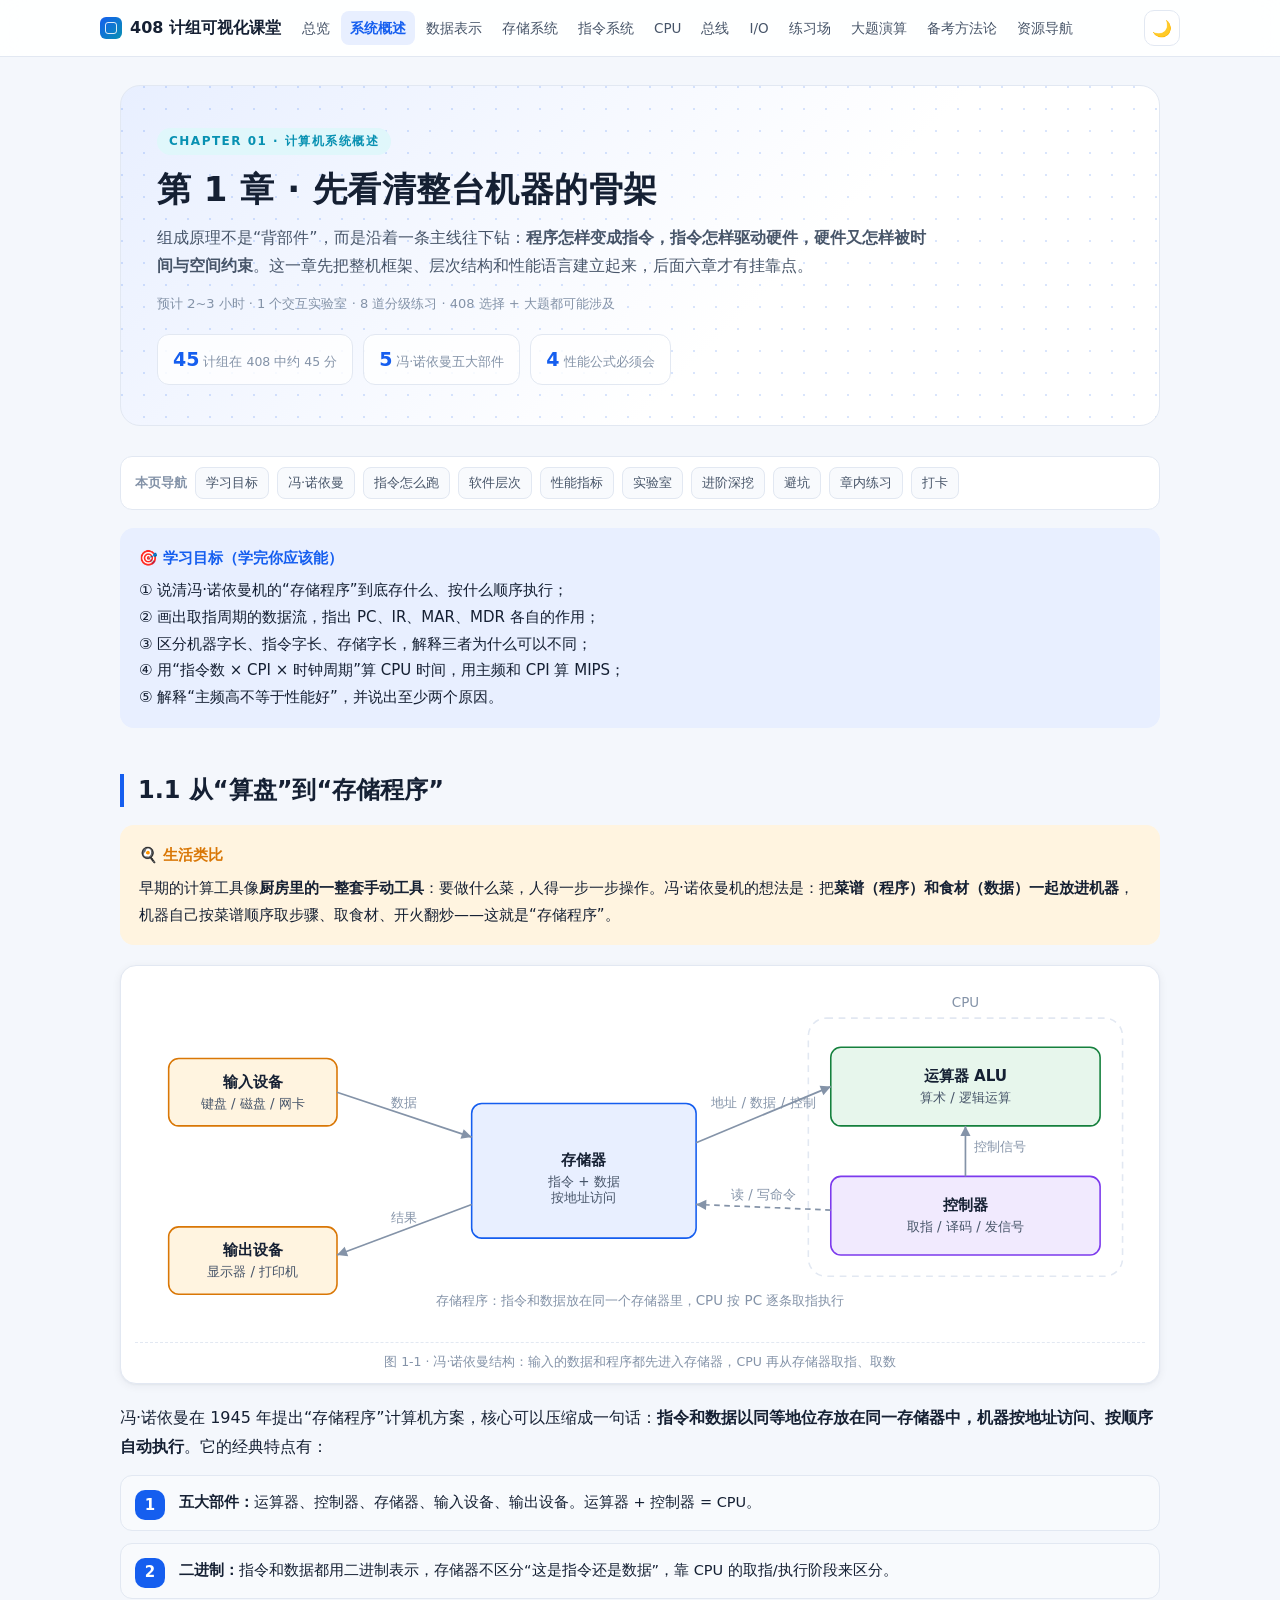
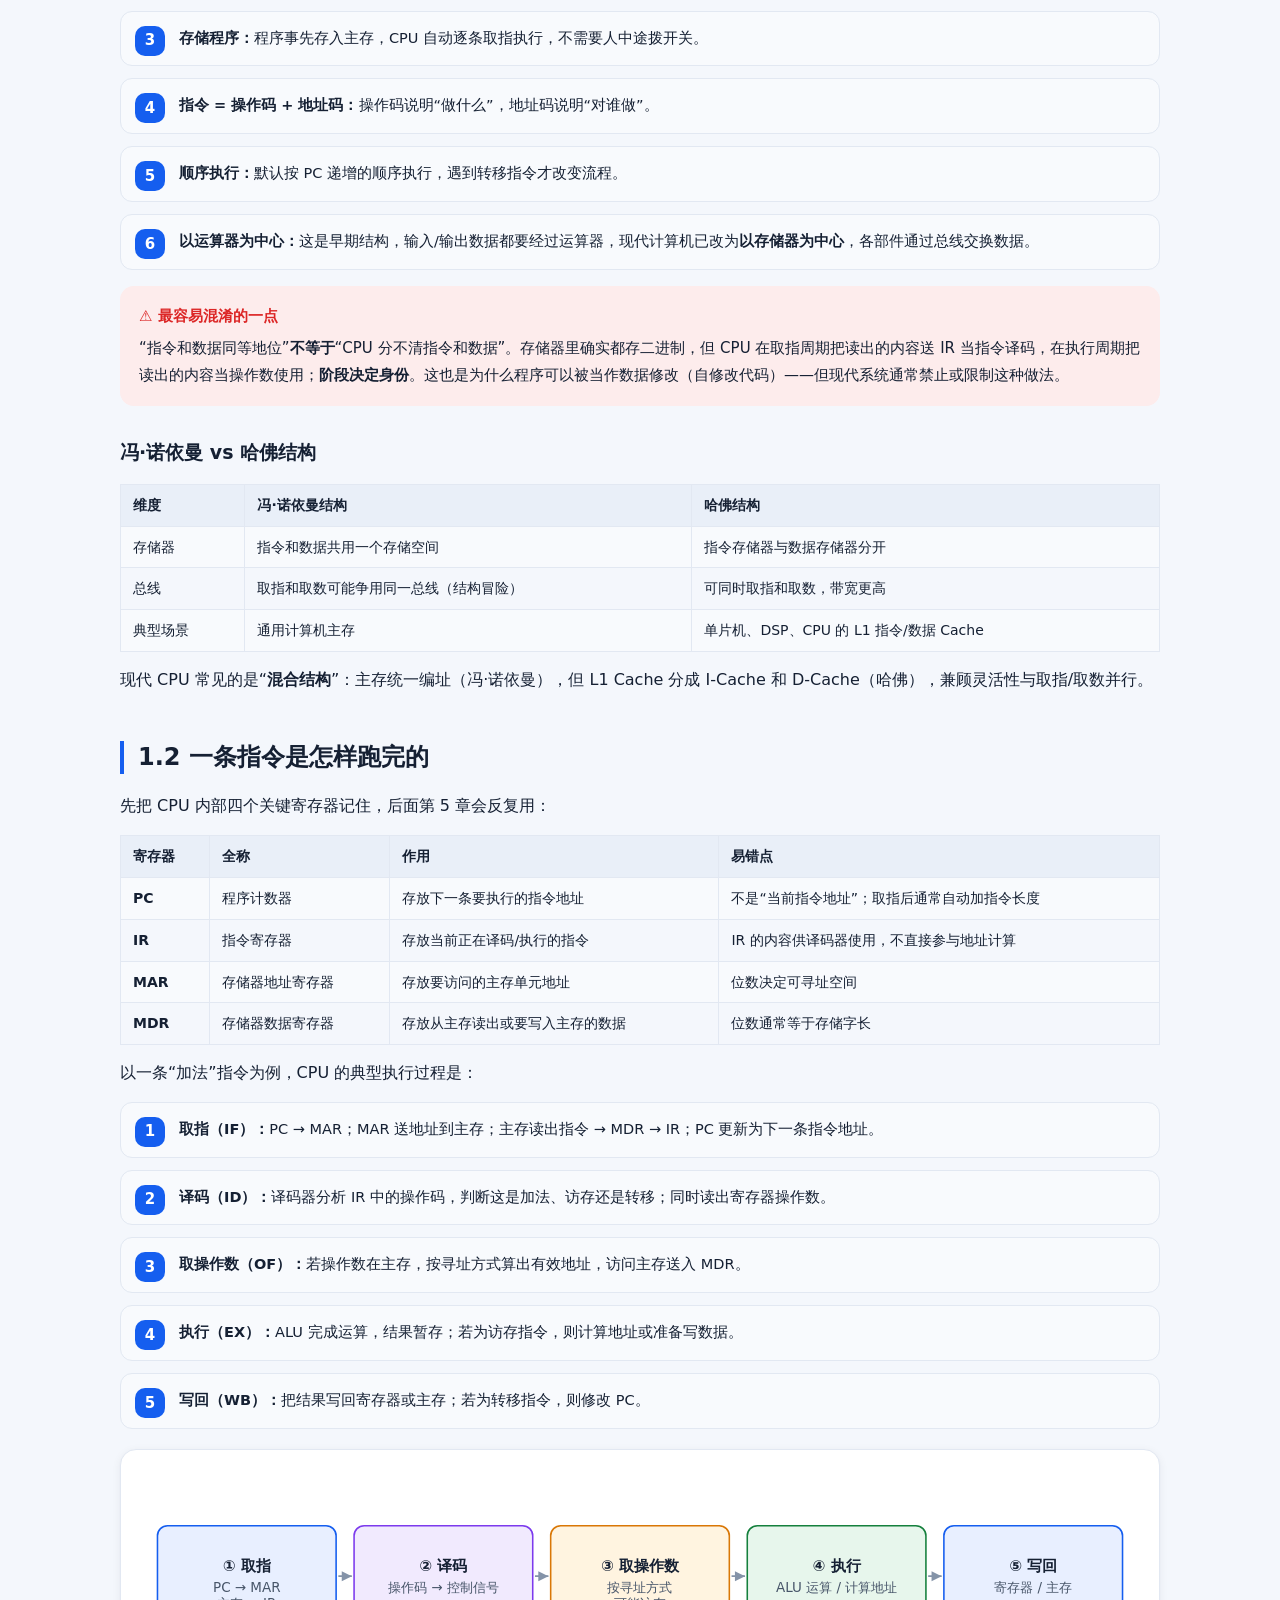
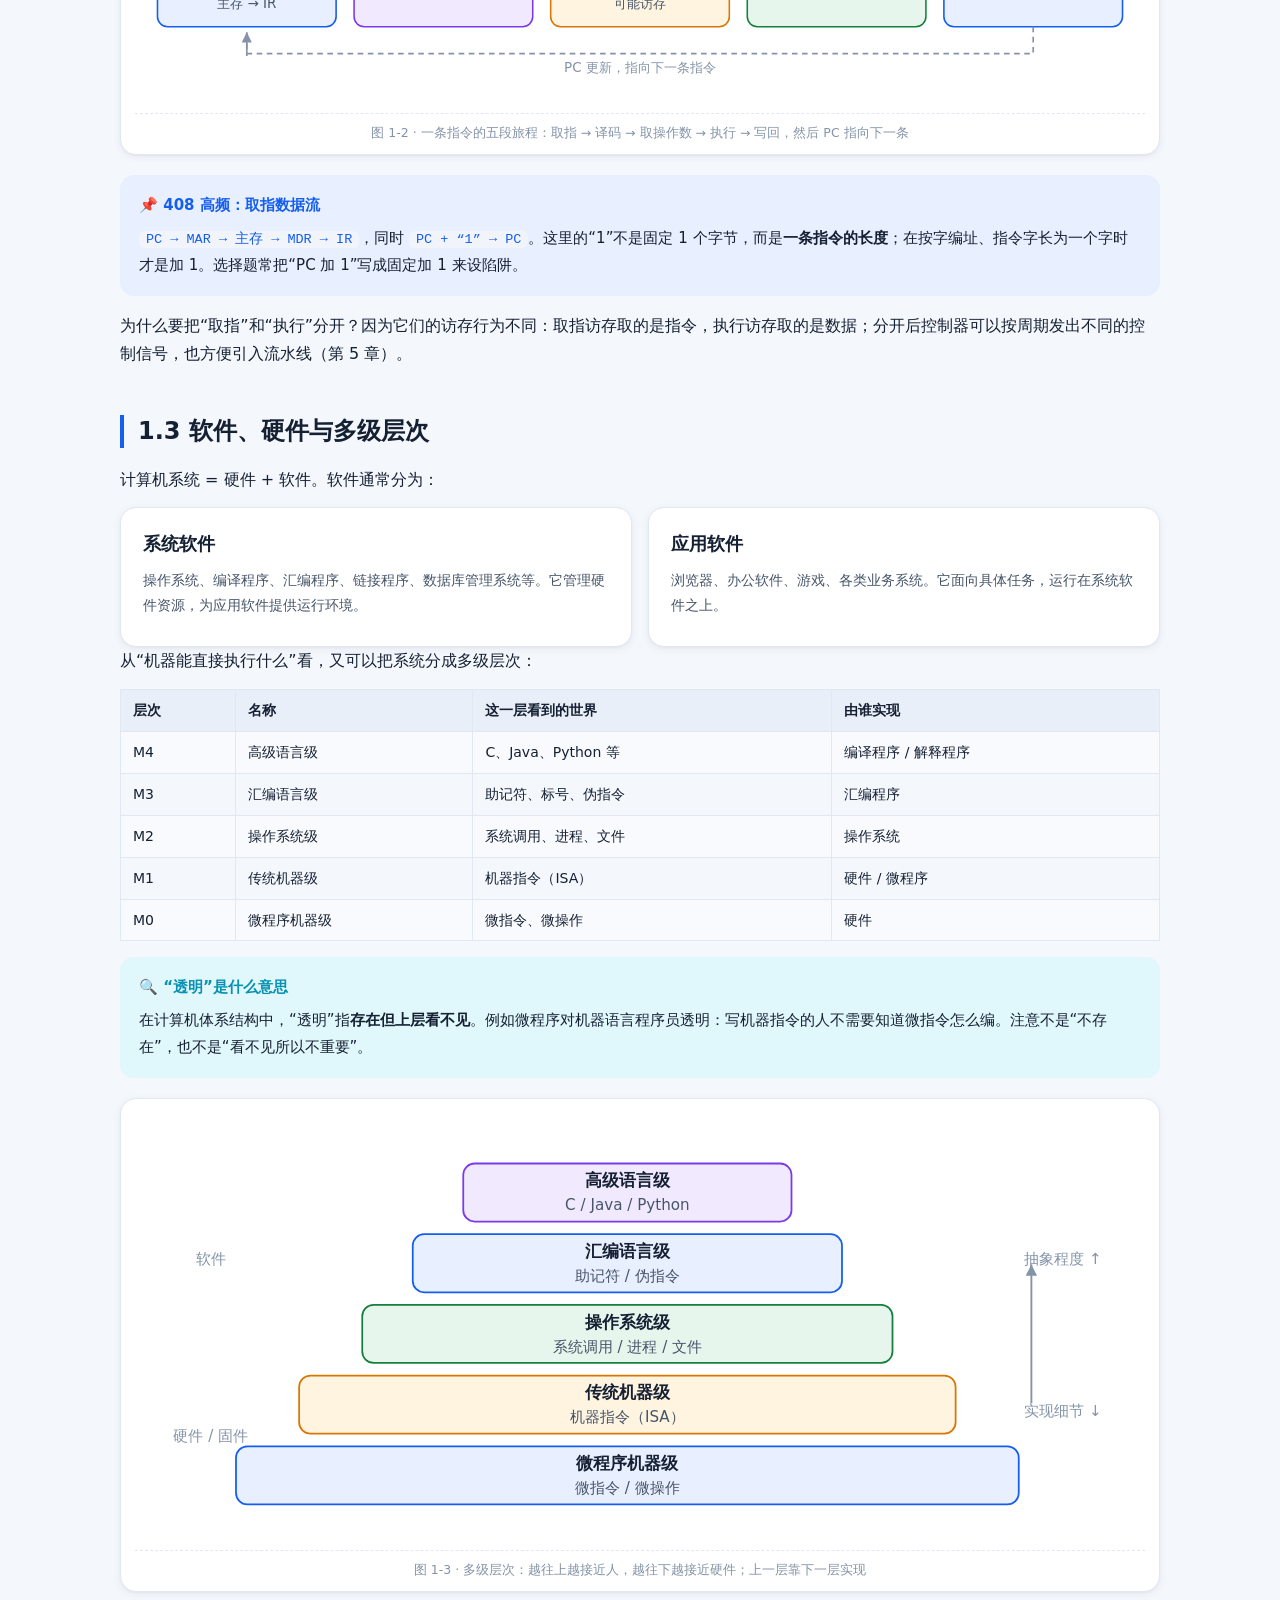
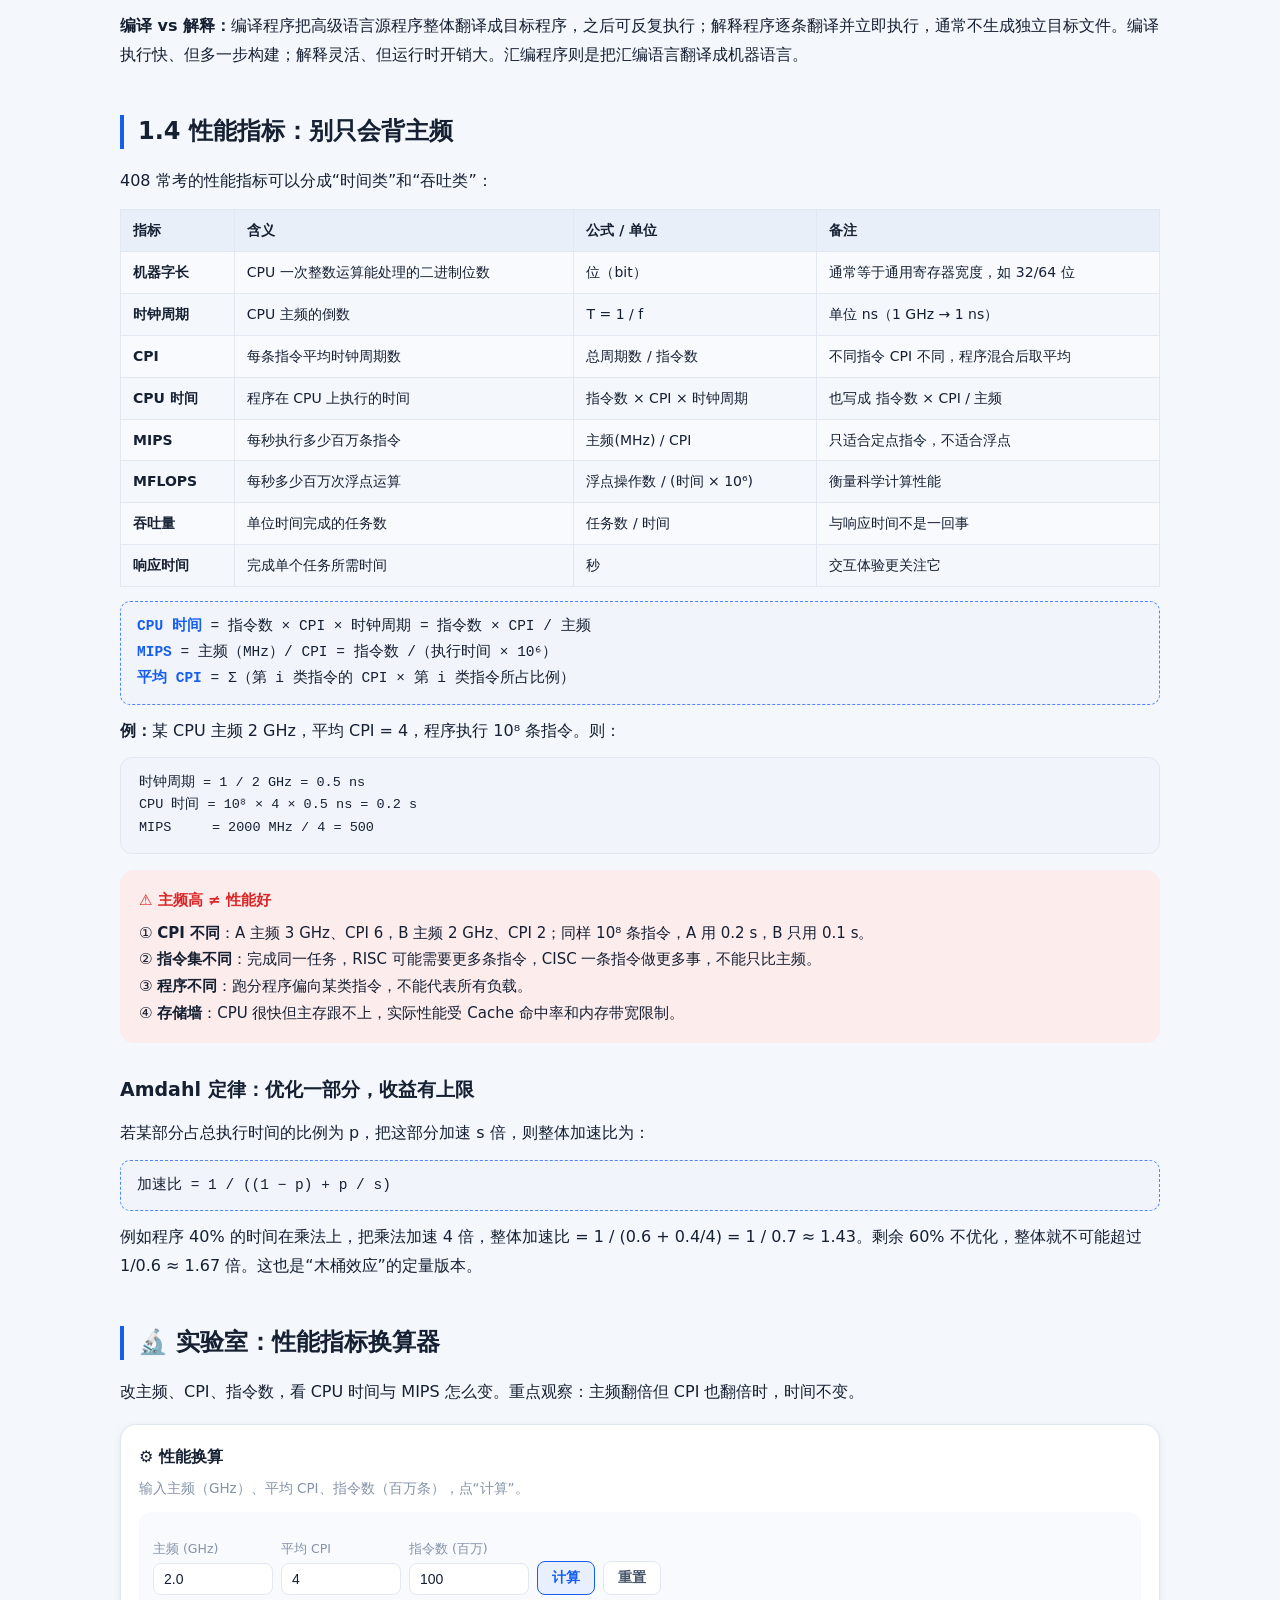
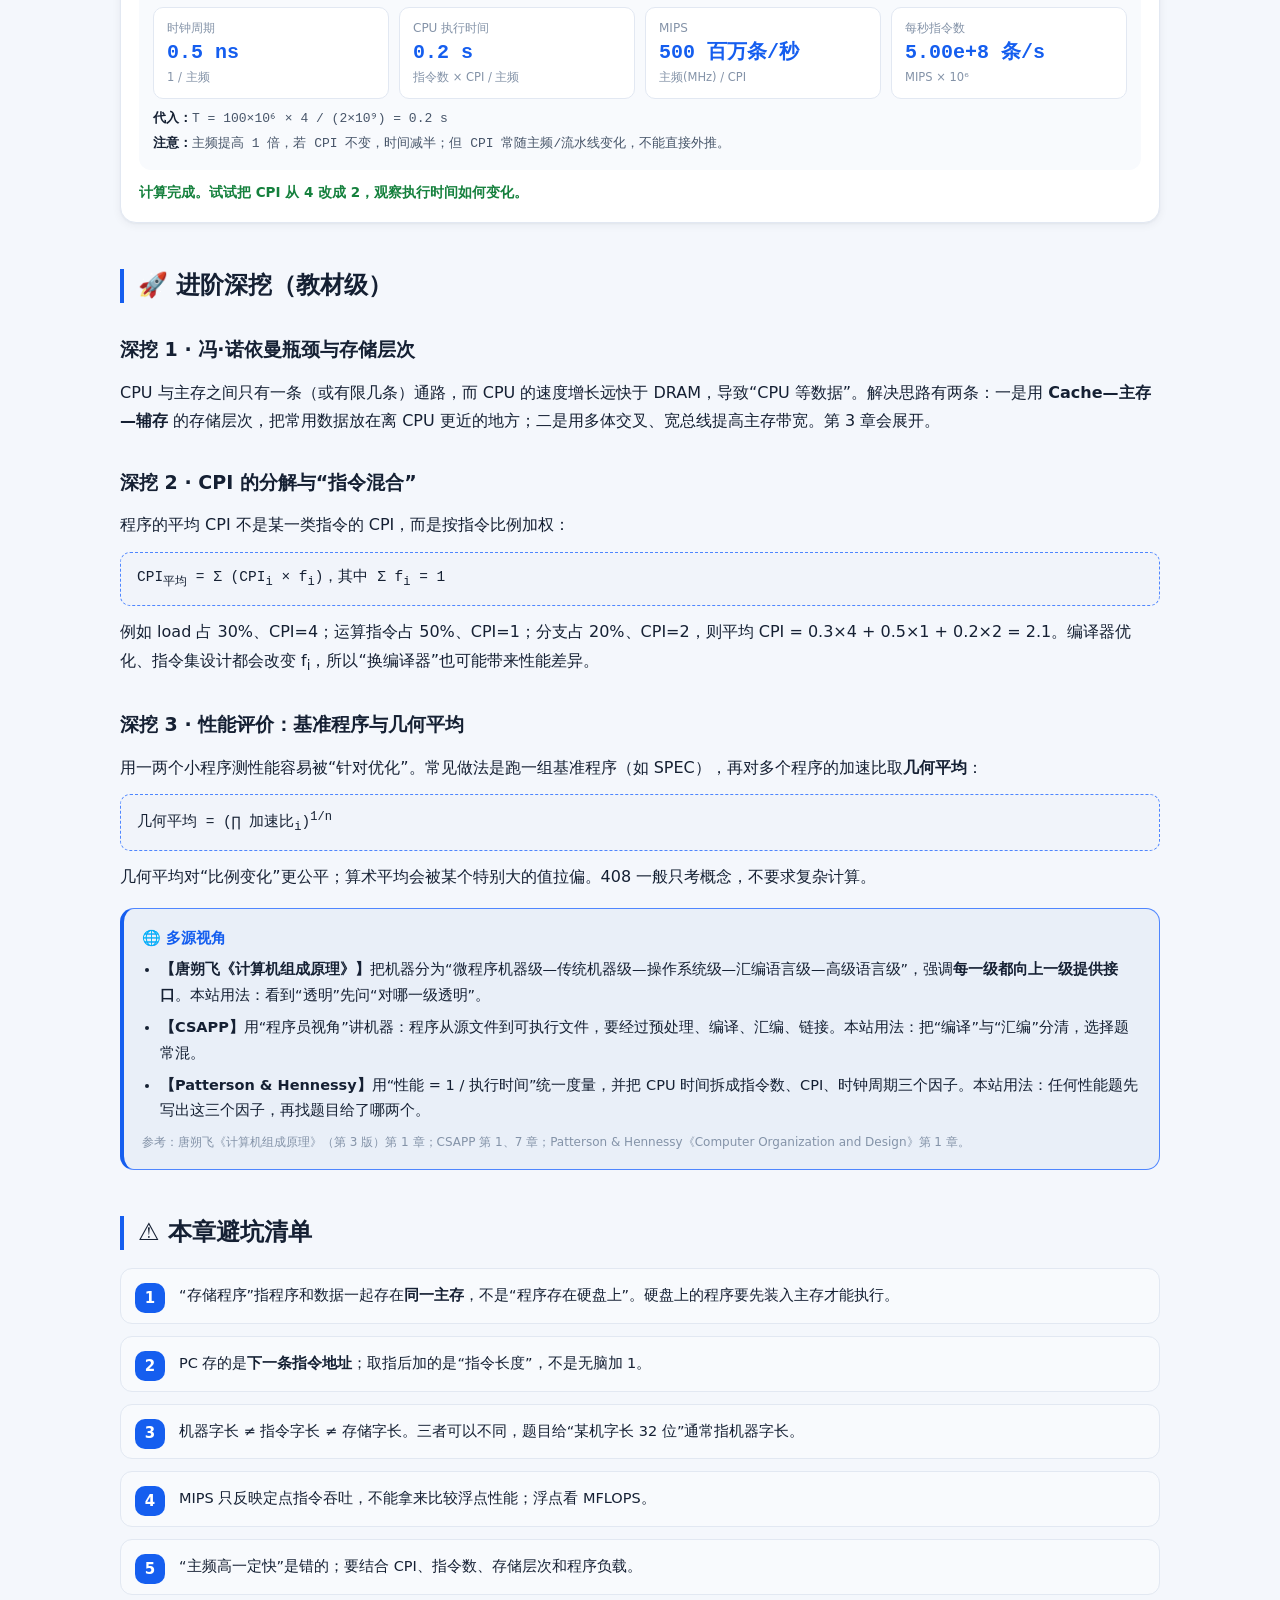
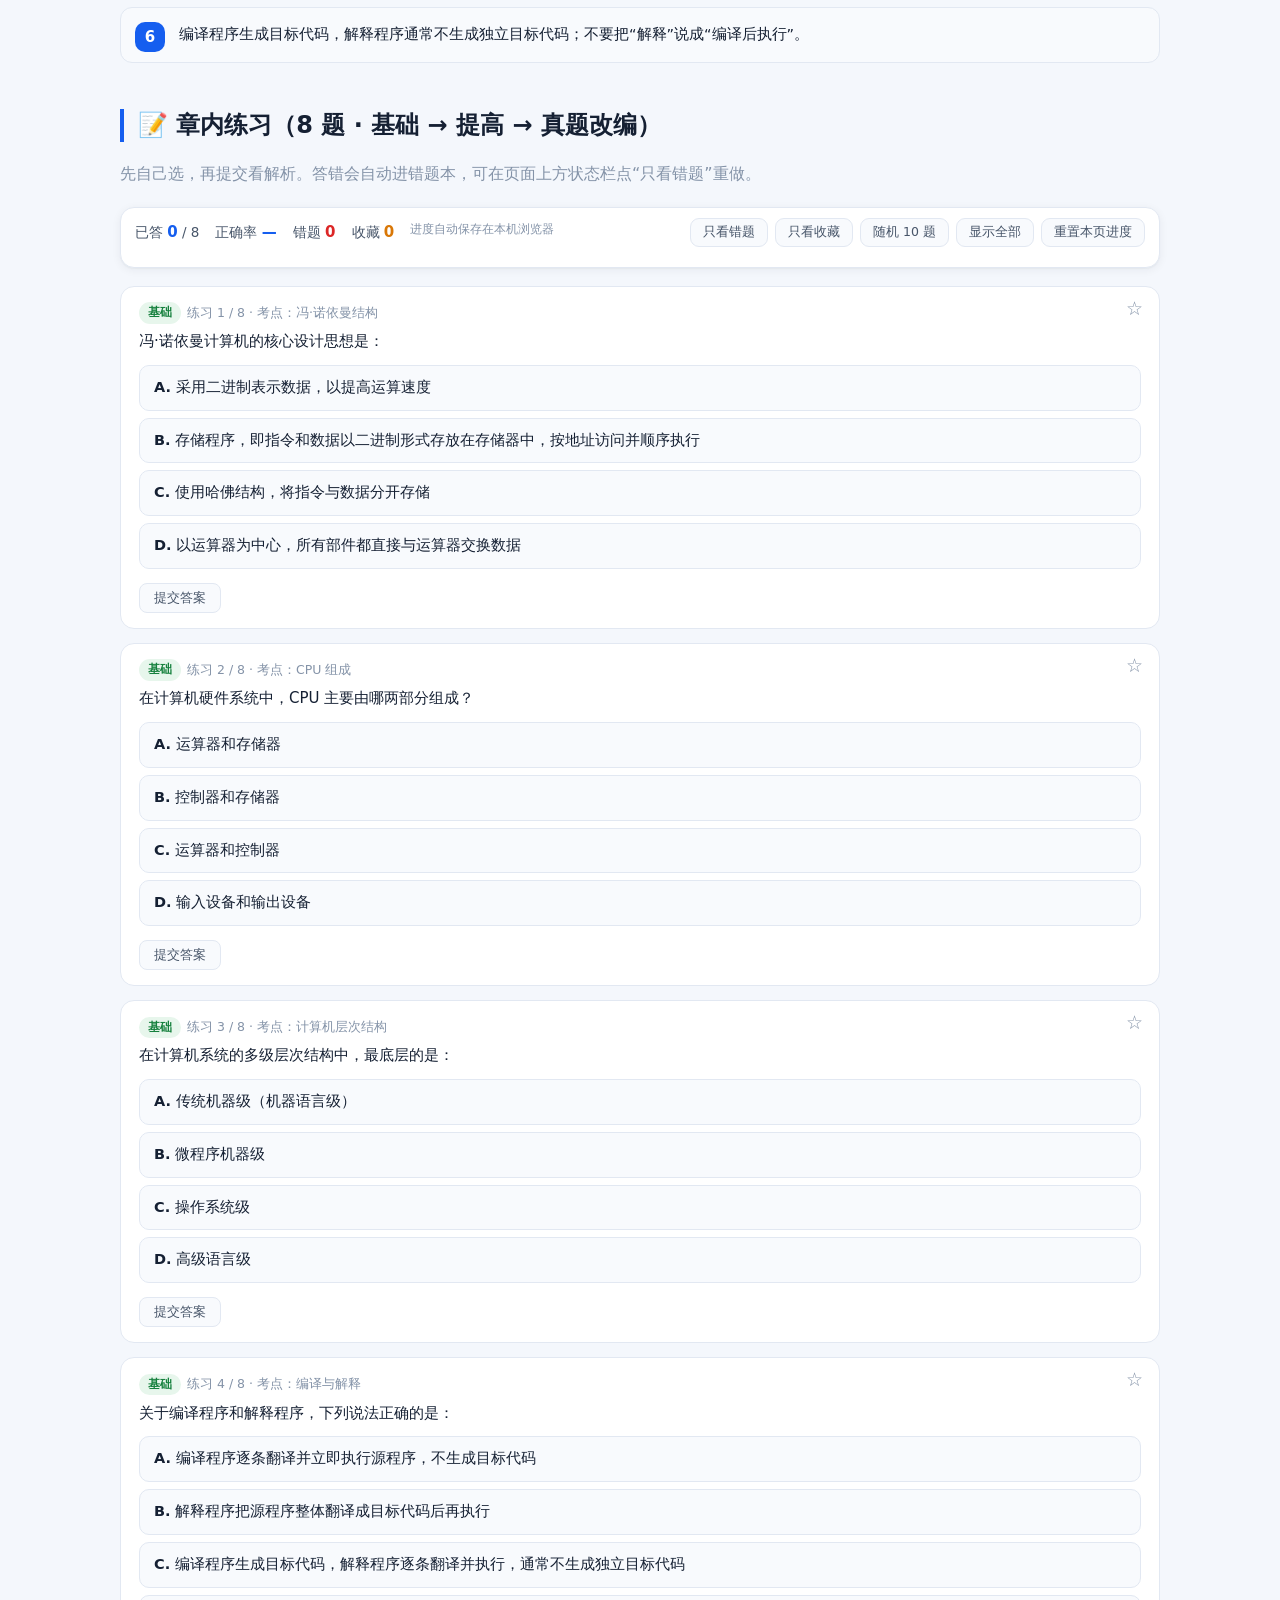
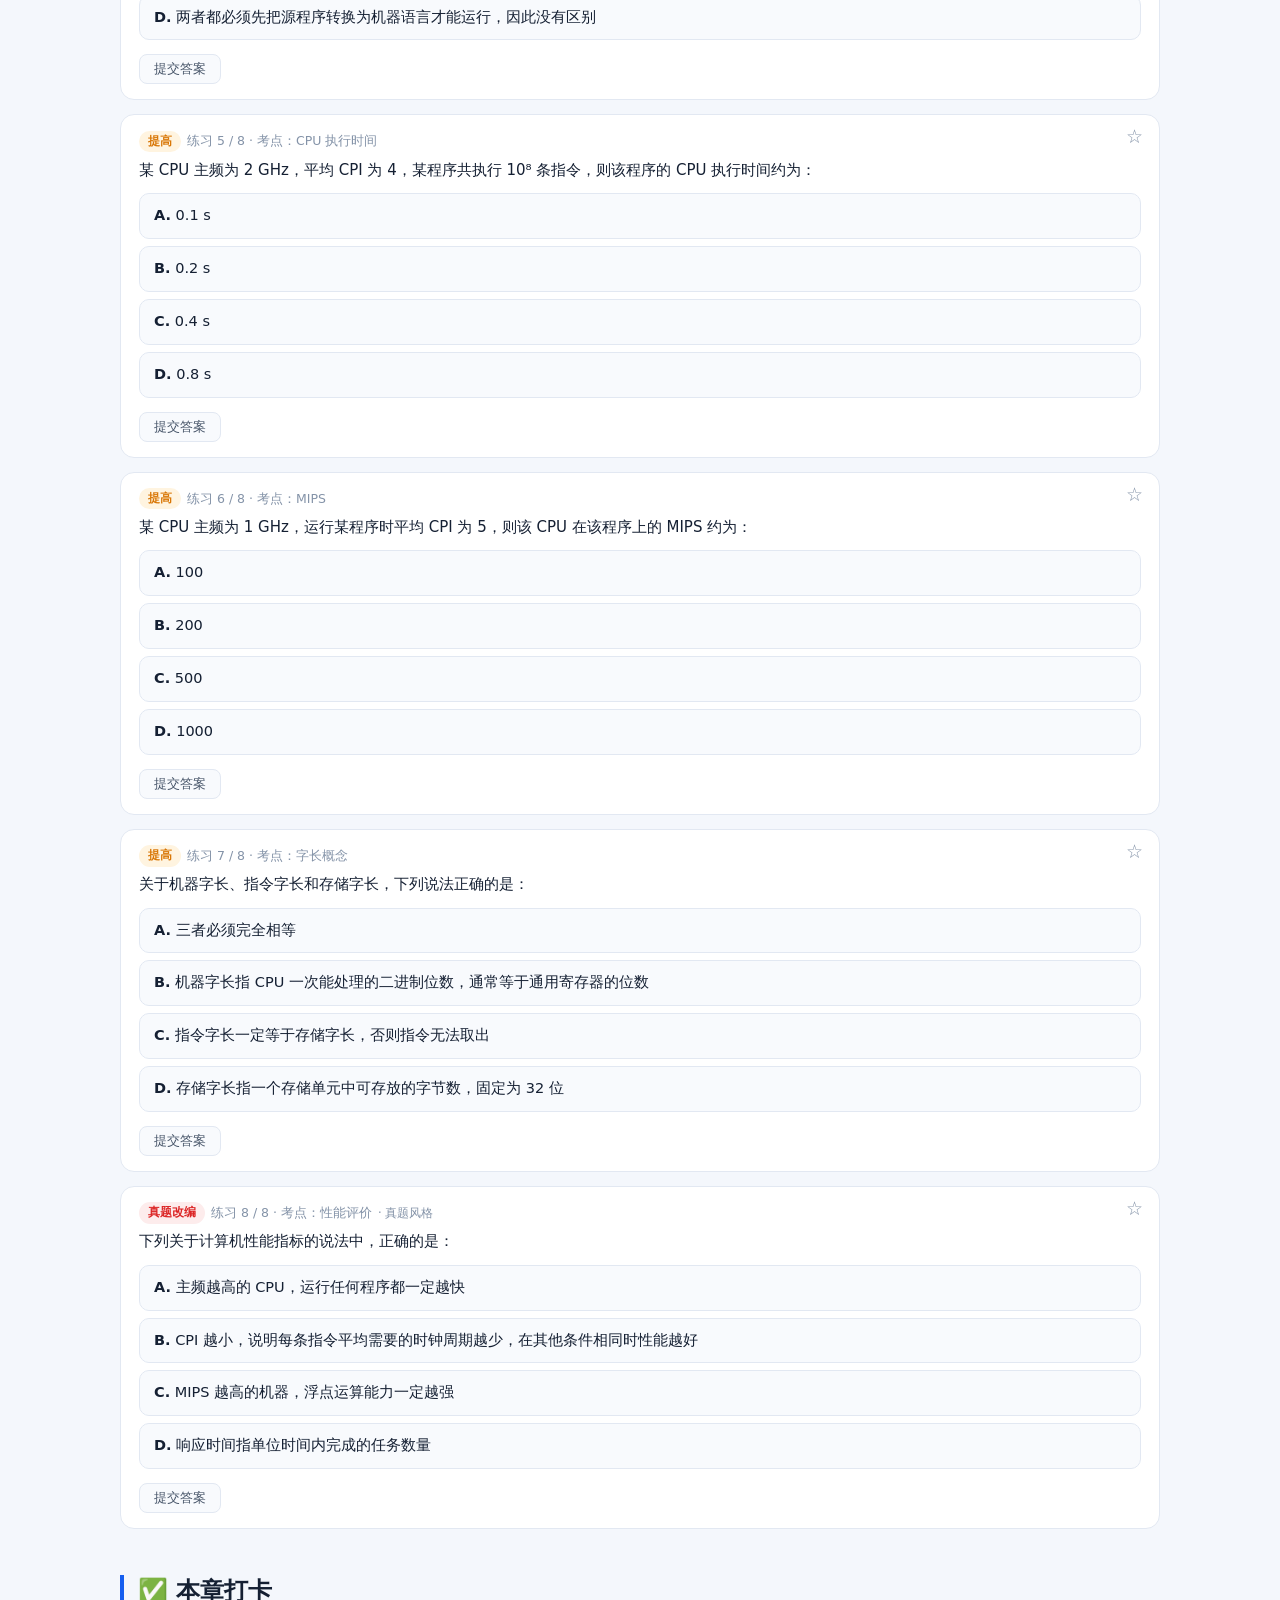
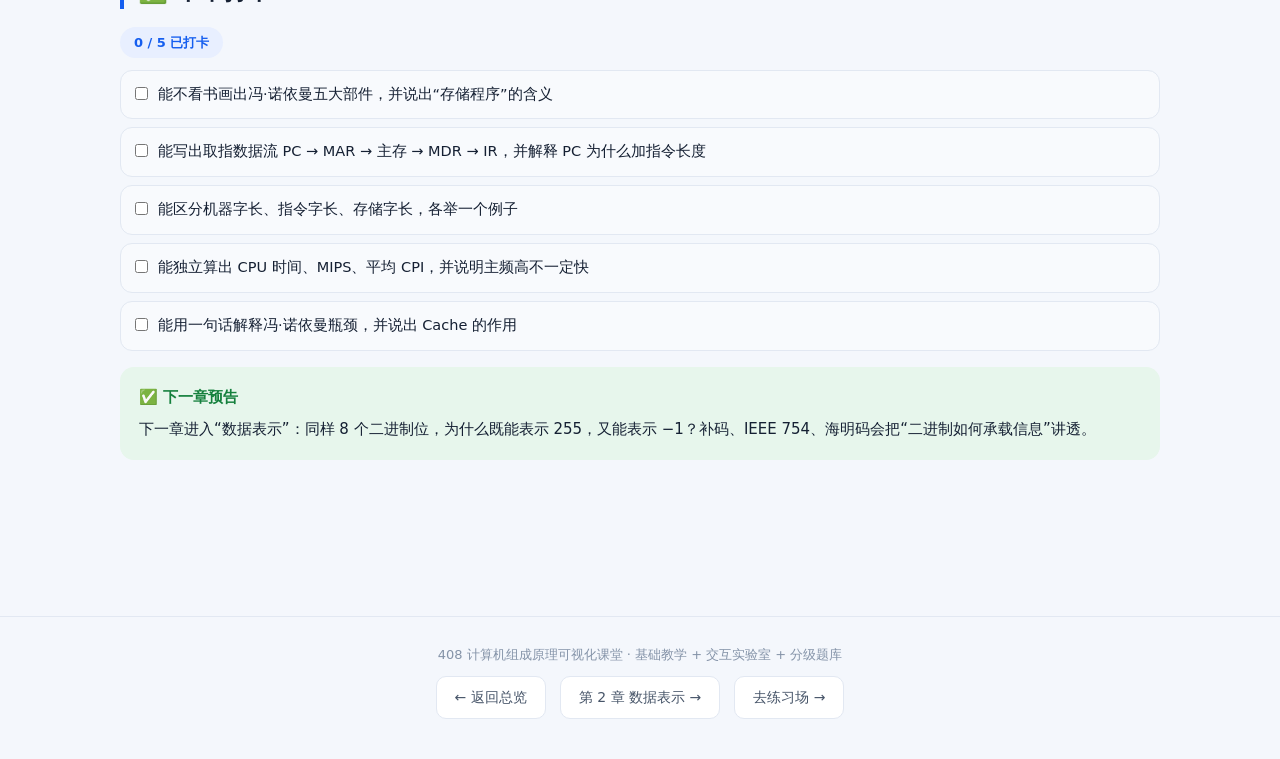
<file: ch01.html>
<!DOCTYPE html>
<html lang="zh-CN" data-theme="light">
<head>
<meta charset="UTF-8">
<meta name="viewport" content="width=device-width, initial-scale=1.0">
<title>第 1 章 计算机系统概述 · 408 计算机组成原理可视化课堂</title>
<meta name="description" content="408 计算机组成原理第 1 章：冯·诺依曼结构、计算机层次、指令执行过程与性能指标，附性能换算实验室。">
<link rel="stylesheet" href="assets/style.css?v=3">
</head>
<body>
<nav class="topbar"><div class="topbar-inner">
  <a class="logo" href="index.html"><span class="dot"></span>408 计组可视化课堂</a>
  <div class="nav-links">
    <a href="index.html">总览</a><a href="ch01.html">系统概述</a><a href="ch02.html">数据表示</a><a href="ch03.html">存储系统</a><a href="ch04.html">指令系统</a><a href="ch05.html">CPU</a><a href="ch06.html">总线</a><a href="ch07.html">I/O</a><a href="practice.html">练习场</a><a href="bigquestions.html">大题演算</a><a href="method.html">备考方法论</a><a href="resources.html">资源导航</a>
  </div>
  <button class="theme-btn" title="切换明暗主题">🌙</button>
</div></nav>

<div class="wrap">
  <div class="hero">
    <span class="kicker">CHAPTER 01 · 计算机系统概述</span>
    <h1>第 1 章 · 先看清整台机器的骨架</h1>
    <p>组成原理不是“背部件”，而是沿着一条主线往下钻：<b>程序怎样变成指令，指令怎样驱动硬件，硬件又怎样被时间与空间约束</b>。这一章先把整机框架、层次结构和性能语言建立起来，后面六章才有挂靠点。</p>
    <p class="tagline">预计 2~3 小时 · 1 个交互实验室 · 8 道分级练习 · 408 选择 + 大题都可能涉及</p>
    <div class="stats">
      <div class="stat"><b>45</b><span>计组在 408 中约 45 分</span></div>
      <div class="stat"><b>5</b><span>冯·诺依曼五大部件</span></div>
      <div class="stat"><b>4</b><span>性能公式必须会</span></div>
    </div>
  </div>

  <div class="toc"><span class="toc-label">本页导航</span><a href="#goal">学习目标</a><a href="#s1">冯·诺依曼</a><a href="#s2">指令怎么跑</a><a href="#s3">软件层次</a><a href="#s4">性能指标</a><a href="#lab">实验室</a><a href="#deep">进阶深挖</a><a href="#pit">避坑</a><a href="#quiz">章内练习</a><a href="#ck">打卡</a></div>

  <div class="callout exam" id="goal"><div class="co-title">🎯 学习目标（学完你应该能）</div>
  ① 说清冯·诺依曼机的“存储程序”到底存什么、按什么顺序执行；<br>
  ② 画出取指周期的数据流，指出 PC、IR、MAR、MDR 各自的作用；<br>
  ③ 区分机器字长、指令字长、存储字长，解释三者为什么可以不同；<br>
  ④ 用“指令数 × CPI × 时钟周期”算 CPU 时间，用主频和 CPI 算 MIPS；<br>
  ⑤ 解释“主频高不等于性能好”，并说出至少两个原因。</div>

  <h2 class="sec" id="s1">1.1 从“算盘”到“存储程序”</h2>
  <div class="callout life"><div class="co-title">🍳 生活类比</div>
  早期的计算工具像<b>厨房里的一整套手动工具</b>：要做什么菜，人得一步一步操作。冯·诺依曼机的想法是：把<b>菜谱（程序）和食材（数据）一起放进机器</b>，机器自己按菜谱顺序取步骤、取食材、开火翻炒——这就是“存储程序”。</div>

  <figure class="vis" data-vis="von-neumann">
    <figcaption>图 1-1 · 冯·诺依曼结构：输入的数据和程序都先进入存储器，CPU 再从存储器取指、取数</figcaption>
  </figure>

  <p>冯·诺依曼在 1945 年提出“存储程序”计算机方案，核心可以压缩成一句话：<b>指令和数据以同等地位存放在同一存储器中，机器按地址访问、按顺序自动执行</b>。它的经典特点有：</p>
  <div class="steps">
    <div class="step"><b>五大部件：</b>运算器、控制器、存储器、输入设备、输出设备。运算器 + 控制器 = CPU。</div>
    <div class="step"><b>二进制：</b>指令和数据都用二进制表示，存储器不区分“这是指令还是数据”，靠 CPU 的取指/执行阶段来区分。</div>
    <div class="step"><b>存储程序：</b>程序事先存入主存，CPU 自动逐条取指执行，不需要人中途拨开关。</div>
    <div class="step"><b>指令 = 操作码 + 地址码：</b>操作码说明“做什么”，地址码说明“对谁做”。</div>
    <div class="step"><b>顺序执行：</b>默认按 PC 递增的顺序执行，遇到转移指令才改变流程。</div>
    <div class="step"><b>以运算器为中心：</b>这是早期结构，输入/输出数据都要经过运算器，现代计算机已改为<b>以存储器为中心</b>，各部件通过总线交换数据。</div>
  </div>

  <div class="callout warn"><div class="co-title">⚠️ 最容易混淆的一点</div>
  “指令和数据同等地位”<b>不等于</b>“CPU 分不清指令和数据”。存储器里确实都存二进制，但 CPU 在取指周期把读出的内容送 IR 当指令译码，在执行周期把读出的内容当操作数使用；<b>阶段决定身份</b>。这也是为什么程序可以被当作数据修改（自修改代码）——但现代系统通常禁止或限制这种做法。</div>

  <h3 class="sub">冯·诺依曼 vs 哈佛结构</h3>
  <table class="tbl">
    <tr><th>维度</th><th>冯·诺依曼结构</th><th>哈佛结构</th></tr>
    <tr><td>存储器</td><td>指令和数据共用一个存储空间</td><td>指令存储器与数据存储器分开</td></tr>
    <tr><td>总线</td><td>取指和取数可能争用同一总线（结构冒险）</td><td>可同时取指和取数，带宽更高</td></tr>
    <tr><td>典型场景</td><td>通用计算机主存</td><td>单片机、DSP、CPU 的 L1 指令/数据 Cache</td></tr>
  </table>
  <p>现代 CPU 常见的是“<b>混合结构</b>”：主存统一编址（冯·诺依曼），但 L1 Cache 分成 I-Cache 和 D-Cache（哈佛），兼顾灵活性与取指/取数并行。</p>

  <h2 class="sec" id="s2">1.2 一条指令是怎样跑完的</h2>
  <p>先把 CPU 内部四个关键寄存器记住，后面第 5 章会反复用：</p>
  <table class="tbl">
    <tr><th>寄存器</th><th>全称</th><th>作用</th><th>易错点</th></tr>
    <tr><td><b>PC</b></td><td>程序计数器</td><td>存放下一条要执行的指令地址</td><td>不是“当前指令地址”；取指后通常自动加指令长度</td></tr>
    <tr><td><b>IR</b></td><td>指令寄存器</td><td>存放当前正在译码/执行的指令</td><td>IR 的内容供译码器使用，不直接参与地址计算</td></tr>
    <tr><td><b>MAR</b></td><td>存储器地址寄存器</td><td>存放要访问的主存单元地址</td><td>位数决定可寻址空间</td></tr>
    <tr><td><b>MDR</b></td><td>存储器数据寄存器</td><td>存放从主存读出或要写入主存的数据</td><td>位数通常等于存储字长</td></tr>
  </table>

  <p>以一条“加法”指令为例，CPU 的典型执行过程是：</p>
  <div class="steps">
    <div class="step"><b>取指（IF）：</b>PC → MAR；MAR 送地址到主存；主存读出指令 → MDR → IR；PC 更新为下一条指令地址。</div>
    <div class="step"><b>译码（ID）：</b>译码器分析 IR 中的操作码，判断这是加法、访存还是转移；同时读出寄存器操作数。</div>
    <div class="step"><b>取操作数（OF）：</b>若操作数在主存，按寻址方式算出有效地址，访问主存送入 MDR。</div>
    <div class="step"><b>执行（EX）：</b>ALU 完成运算，结果暂存；若为访存指令，则计算地址或准备写数据。</div>
    <div class="step"><b>写回（WB）：</b>把结果写回寄存器或主存；若为转移指令，则修改 PC。</div>
  </div>

  <figure class="vis" data-vis="instruction-cycle">
    <figcaption>图 1-2 · 一条指令的五段旅程：取指 → 译码 → 取操作数 → 执行 → 写回，然后 PC 指向下一条</figcaption>
  </figure>

  <div class="callout exam"><div class="co-title">📌 408 高频：取指数据流</div>
  <code class="inline">PC → MAR → 主存 → MDR → IR</code>，同时 <code class="inline">PC + “1” → PC</code>。这里的“1”不是固定 1 个字节，而是<b>一条指令的长度</b>；在按字编址、指令字长为一个字时才是加 1。选择题常把“PC 加 1”写成固定加 1 来设陷阱。</div>

  <p>为什么要把“取指”和“执行”分开？因为它们的访存行为不同：取指访存取的是指令，执行访存取的是数据；分开后控制器可以按周期发出不同的控制信号，也方便引入流水线（第 5 章）。</p>

  <h2 class="sec" id="s3">1.3 软件、硬件与多级层次</h2>
  <p>计算机系统 = 硬件 + 软件。软件通常分为：</p>
  <div class="grid cols-2">
    <div class="card"><h3>系统软件</h3><p>操作系统、编译程序、汇编程序、链接程序、数据库管理系统等。它管理硬件资源，为应用软件提供运行环境。</p></div>
    <div class="card"><h3>应用软件</h3><p>浏览器、办公软件、游戏、各类业务系统。它面向具体任务，运行在系统软件之上。</p></div>
  </div>
  <p>从“机器能直接执行什么”看，又可以把系统分成多级层次：</p>
  <table class="tbl">
    <tr><th>层次</th><th>名称</th><th>这一层看到的世界</th><th>由谁实现</th></tr>
    <tr><td>M4</td><td>高级语言级</td><td>C、Java、Python 等</td><td>编译程序 / 解释程序</td></tr>
    <tr><td>M3</td><td>汇编语言级</td><td>助记符、标号、伪指令</td><td>汇编程序</td></tr>
    <tr><td>M2</td><td>操作系统级</td><td>系统调用、进程、文件</td><td>操作系统</td></tr>
    <tr><td>M1</td><td>传统机器级</td><td>机器指令（ISA）</td><td>硬件 / 微程序</td></tr>
    <tr><td>M0</td><td>微程序机器级</td><td>微指令、微操作</td><td>硬件</td></tr>
  </table>
  <div class="callout cyan"><div class="co-title">🔍 “透明”是什么意思</div>
  在计算机体系结构中，“透明”指<b>存在但上层看不见</b>。例如微程序对机器语言程序员透明：写机器指令的人不需要知道微指令怎么编。注意不是“不存在”，也不是“看不见所以不重要”。</div>

  <figure class="vis" data-vis="hierarchy">
    <figcaption>图 1-3 · 多级层次：越往上越接近人，越往下越接近硬件；上一层靠下一层实现</figcaption>
  </figure>

  <p><b>编译 vs 解释：</b>编译程序把高级语言源程序整体翻译成目标程序，之后可反复执行；解释程序逐条翻译并立即执行，通常不生成独立目标文件。编译执行快、但多一步构建；解释灵活、但运行时开销大。汇编程序则是把汇编语言翻译成机器语言。</p>

  <h2 class="sec" id="s4">1.4 性能指标：别只会背主频</h2>
  <p>408 常考的性能指标可以分成“时间类”和“吞吐类”：</p>
  <table class="tbl">
    <tr><th>指标</th><th>含义</th><th>公式 / 单位</th><th>备注</th></tr>
    <tr><td><b>机器字长</b></td><td>CPU 一次整数运算能处理的二进制位数</td><td>位（bit）</td><td>通常等于通用寄存器宽度，如 32/64 位</td></tr>
    <tr><td><b>时钟周期</b></td><td>CPU 主频的倒数</td><td>T = 1 / f</td><td>单位 ns（1 GHz → 1 ns）</td></tr>
    <tr><td><b>CPI</b></td><td>每条指令平均时钟周期数</td><td>总周期数 / 指令数</td><td>不同指令 CPI 不同，程序混合后取平均</td></tr>
    <tr><td><b>CPU 时间</b></td><td>程序在 CPU 上执行的时间</td><td>指令数 × CPI × 时钟周期</td><td>也写成 指令数 × CPI / 主频</td></tr>
    <tr><td><b>MIPS</b></td><td>每秒执行多少百万条指令</td><td>主频(MHz) / CPI</td><td>只适合定点指令，不适合浮点</td></tr>
    <tr><td><b>MFLOPS</b></td><td>每秒多少百万次浮点运算</td><td>浮点操作数 / (时间 × 10⁶)</td><td>衡量科学计算性能</td></tr>
    <tr><td><b>吞吐量</b></td><td>单位时间完成的任务数</td><td>任务数 / 时间</td><td>与响应时间不是一回事</td></tr>
    <tr><td><b>响应时间</b></td><td>完成单个任务所需时间</td><td>秒</td><td>交互体验更关注它</td></tr>
  </table>

  <div class="formula">
    <b>CPU 时间</b> = 指令数 × CPI × 时钟周期 = 指令数 × CPI / 主频<br>
    <b>MIPS</b> = 主频（MHz）/ CPI = 指令数 /（执行时间 × 10⁶）<br>
    <b>平均 CPI</b> = Σ（第 i 类指令的 CPI × 第 i 类指令所占比例）
  </div>

  <p><b>例：</b>某 CPU 主频 2 GHz，平均 CPI = 4，程序执行 10⁸ 条指令。则：</p>
  <pre class="code">时钟周期 = 1 / 2 GHz = 0.5 ns
CPU 时间 = 10⁸ × 4 × 0.5 ns = 0.2 s
MIPS     = 2000 MHz / 4 = 500</pre>

  <div class="callout warn"><div class="co-title">⚠️ 主频高 ≠ 性能好</div>
  ① <b>CPI 不同</b>：A 主频 3 GHz、CPI 6，B 主频 2 GHz、CPI 2；同样 10⁸ 条指令，A 用 0.2 s，B 只用 0.1 s。<br>
  ② <b>指令集不同</b>：完成同一任务，RISC 可能需要更多条指令，CISC 一条指令做更多事，不能只比主频。<br>
  ③ <b>程序不同</b>：跑分程序偏向某类指令，不能代表所有负载。<br>
  ④ <b>存储墙</b>：CPU 很快但主存跟不上，实际性能受 Cache 命中率和内存带宽限制。</div>

  <h3 class="sub">Amdahl 定律：优化一部分，收益有上限</h3>
  <p>若某部分占总执行时间的比例为 p，把这部分加速 s 倍，则整体加速比为：</p>
  <div class="formula">加速比 = 1 / ((1 − p) + p / s)</div>
  <p>例如程序 40% 的时间在乘法上，把乘法加速 4 倍，整体加速比 = 1 / (0.6 + 0.4/4) = 1 / 0.7 ≈ 1.43。剩余 60% 不优化，整体就不可能超过 1/0.6 ≈ 1.67 倍。这也是“木桶效应”的定量版本。</p>

  <h2 class="sec" id="lab">🔬 实验室：性能指标换算器</h2>
  <p>改主频、CPI、指令数，看 CPU 时间与 MIPS 怎么变。重点观察：主频翻倍但 CPI 也翻倍时，时间不变。</p>
  <div class="lab" id="lab-perf">
    <div class="lab-title">⚙️ 性能换算</div>
    <div class="lab-desc">输入主频（GHz）、平均 CPI、指令数（百万条），点“计算”。</div>
    <div class="lab-stage">
      <div class="lab-ctrl">
        <label class="lab-field">主频 (GHz)<input id="perf-freq" type="number" value="2.0" step="0.1" min="0.1"></label>
        <label class="lab-field">平均 CPI<input id="perf-cpi" type="number" value="4" step="0.5" min="0.1"></label>
        <label class="lab-field">指令数 (百万)<input id="perf-inst" type="number" value="100" step="100" min="1"></label>
        <button id="perf-go" type="button">计算</button>
        <button id="perf-reset" class="ghost" type="button">重置</button>
      </div>
      <div class="lab-out" id="perf-out"></div>
      <div class="lab-kv" id="perf-kv"></div>
    </div>
    <div class="lab-note" id="perf-note"></div>
  </div>

  <h2 class="sec" id="deep">🚀 进阶深挖（教材级）</h2>
  <h3 class="sub">深挖 1 · 冯·诺依曼瓶颈与存储层次</h3>
  <p>CPU 与主存之间只有一条（或有限几条）通路，而 CPU 的速度增长远快于 DRAM，导致“CPU 等数据”。解决思路有两条：一是用 <b>Cache—主存—辅存</b> 的存储层次，把常用数据放在离 CPU 更近的地方；二是用多体交叉、宽总线提高主存带宽。第 3 章会展开。</p>

  <h3 class="sub">深挖 2 · CPI 的分解与“指令混合”</h3>
  <p>程序的平均 CPI 不是某一类指令的 CPI，而是按指令比例加权：</p>
  <div class="formula">CPI<sub>平均</sub> = Σ (CPI<sub>i</sub> × f<sub>i</sub>)，其中 Σ f<sub>i</sub> = 1</div>
  <p>例如 load 占 30%、CPI=4；运算指令占 50%、CPI=1；分支占 20%、CPI=2，则平均 CPI = 0.3×4 + 0.5×1 + 0.2×2 = 2.1。编译器优化、指令集设计都会改变 f<sub>i</sub>，所以“换编译器”也可能带来性能差异。</p>

  <h3 class="sub">深挖 3 · 性能评价：基准程序与几何平均</h3>
  <p>用一两个小程序测性能容易被“针对优化”。常见做法是跑一组基准程序（如 SPEC），再对多个程序的加速比取<b>几何平均</b>：</p>
  <div class="formula">几何平均 = (∏ 加速比<sub>i</sub>)<sup>1/n</sup></div>
  <p>几何平均对“比例变化”更公平；算术平均会被某个特别大的值拉偏。408 一般只考概念，不要求复杂计算。</p>

  <div class="callout views"><div class="co-title">🌐 多源视角</div>
  <ul>
    <li><b>【唐朔飞《计算机组成原理》】</b>把机器分为“微程序机器级—传统机器级—操作系统级—汇编语言级—高级语言级”，强调<b>每一级都向上一级提供接口</b>。本站用法：看到“透明”先问“对哪一级透明”。</li>
    <li><b>【CSAPP】</b>用“程序员视角”讲机器：程序从源文件到可执行文件，要经过预处理、编译、汇编、链接。本站用法：把“编译”与“汇编”分清，选择题常混。</li>
    <li><b>【Patterson & Hennessy】</b>用“性能 = 1 / 执行时间”统一度量，并把 CPU 时间拆成指令数、CPI、时钟周期三个因子。本站用法：任何性能题先写出这三个因子，再找题目给了哪两个。</li>
  </ul>
  <div class="src">参考：唐朔飞《计算机组成原理》（第 3 版）第 1 章；CSAPP 第 1、7 章；Patterson & Hennessy《Computer Organization and Design》第 1 章。</div></div>

  <h2 class="sec" id="pit">⚠️ 本章避坑清单</h2>
  <div class="steps">
    <div class="step">“存储程序”指程序和数据一起存在<b>同一主存</b>，不是“程序存在硬盘上”。硬盘上的程序要先装入主存才能执行。</div>
    <div class="step">PC 存的是<b>下一条指令地址</b>；取指后加的是“指令长度”，不是无脑加 1。</div>
    <div class="step">机器字长 ≠ 指令字长 ≠ 存储字长。三者可以不同，题目给“某机字长 32 位”通常指机器字长。</div>
    <div class="step">MIPS 只反映定点指令吞吐，不能拿来比较浮点性能；浮点看 MFLOPS。</div>
    <div class="step">“主频高一定快”是错的；要结合 CPI、指令数、存储层次和程序负载。</div>
    <div class="step">编译程序生成目标代码，解释程序通常不生成独立目标代码；不要把“解释”说成“编译后执行”。</div>
  </div>

  <h2 class="sec" id="quiz">📝 章内练习（<span data-quiz-count>8</span> 题 · 基础 → 提高 → 真题改编）</h2>
  <p class="muted">先自己选，再提交看解析。答错会自动进错题本，可在页面上方状态栏点“只看错题”重做。</p>
  <div data-quiz-ch="1"></div>

  <h2 class="sec" id="ck">✅ 本章打卡</h2>
  <div data-ck-scope>
    <p><span class="progress-pill">0 / 5 已打卡</span></p>
    <div class="checklist">
      <label class="check-item" data-ck="c1-1"><input type="checkbox"><span>能不看书画出冯·诺依曼五大部件，并说出“存储程序”的含义</span></label>
      <label class="check-item" data-ck="c1-2"><input type="checkbox"><span>能写出取指数据流 PC → MAR → 主存 → MDR → IR，并解释 PC 为什么加指令长度</span></label>
      <label class="check-item" data-ck="c1-3"><input type="checkbox"><span>能区分机器字长、指令字长、存储字长，各举一个例子</span></label>
      <label class="check-item" data-ck="c1-4"><input type="checkbox"><span>能独立算出 CPU 时间、MIPS、平均 CPI，并说明主频高不一定快</span></label>
      <label class="check-item" data-ck="c1-5"><input type="checkbox"><span>能用一句话解释冯·诺依曼瓶颈，并说出 Cache 的作用</span></label>
    </div>
  </div>

  <div class="callout ok"><div class="co-title">✅ 下一章预告</div>
  下一章进入“数据表示”：同样 8 个二进制位，为什么既能表示 255，又能表示 −1？补码、IEEE 754、海明码会把“二进制如何承载信息”讲透。</div>
</div>

<footer>
  408 计算机组成原理可视化课堂 · 基础教学 + 交互实验室 + 分级题库<br>
  <div class="pagers"><a href="index.html">← 返回总览</a><a href="ch02.html">第 2 章 数据表示 →</a><a href="practice.html">去练习场 →</a></div>
</footer>
<script src="assets/questions.js?v=1"></script>
<script src="assets/app.js?v=1"></script>
<script src="assets/visuals.js?v=1"></script>
<script src="assets/labs.js?v=2"></script>
</body>
</html>
</file>
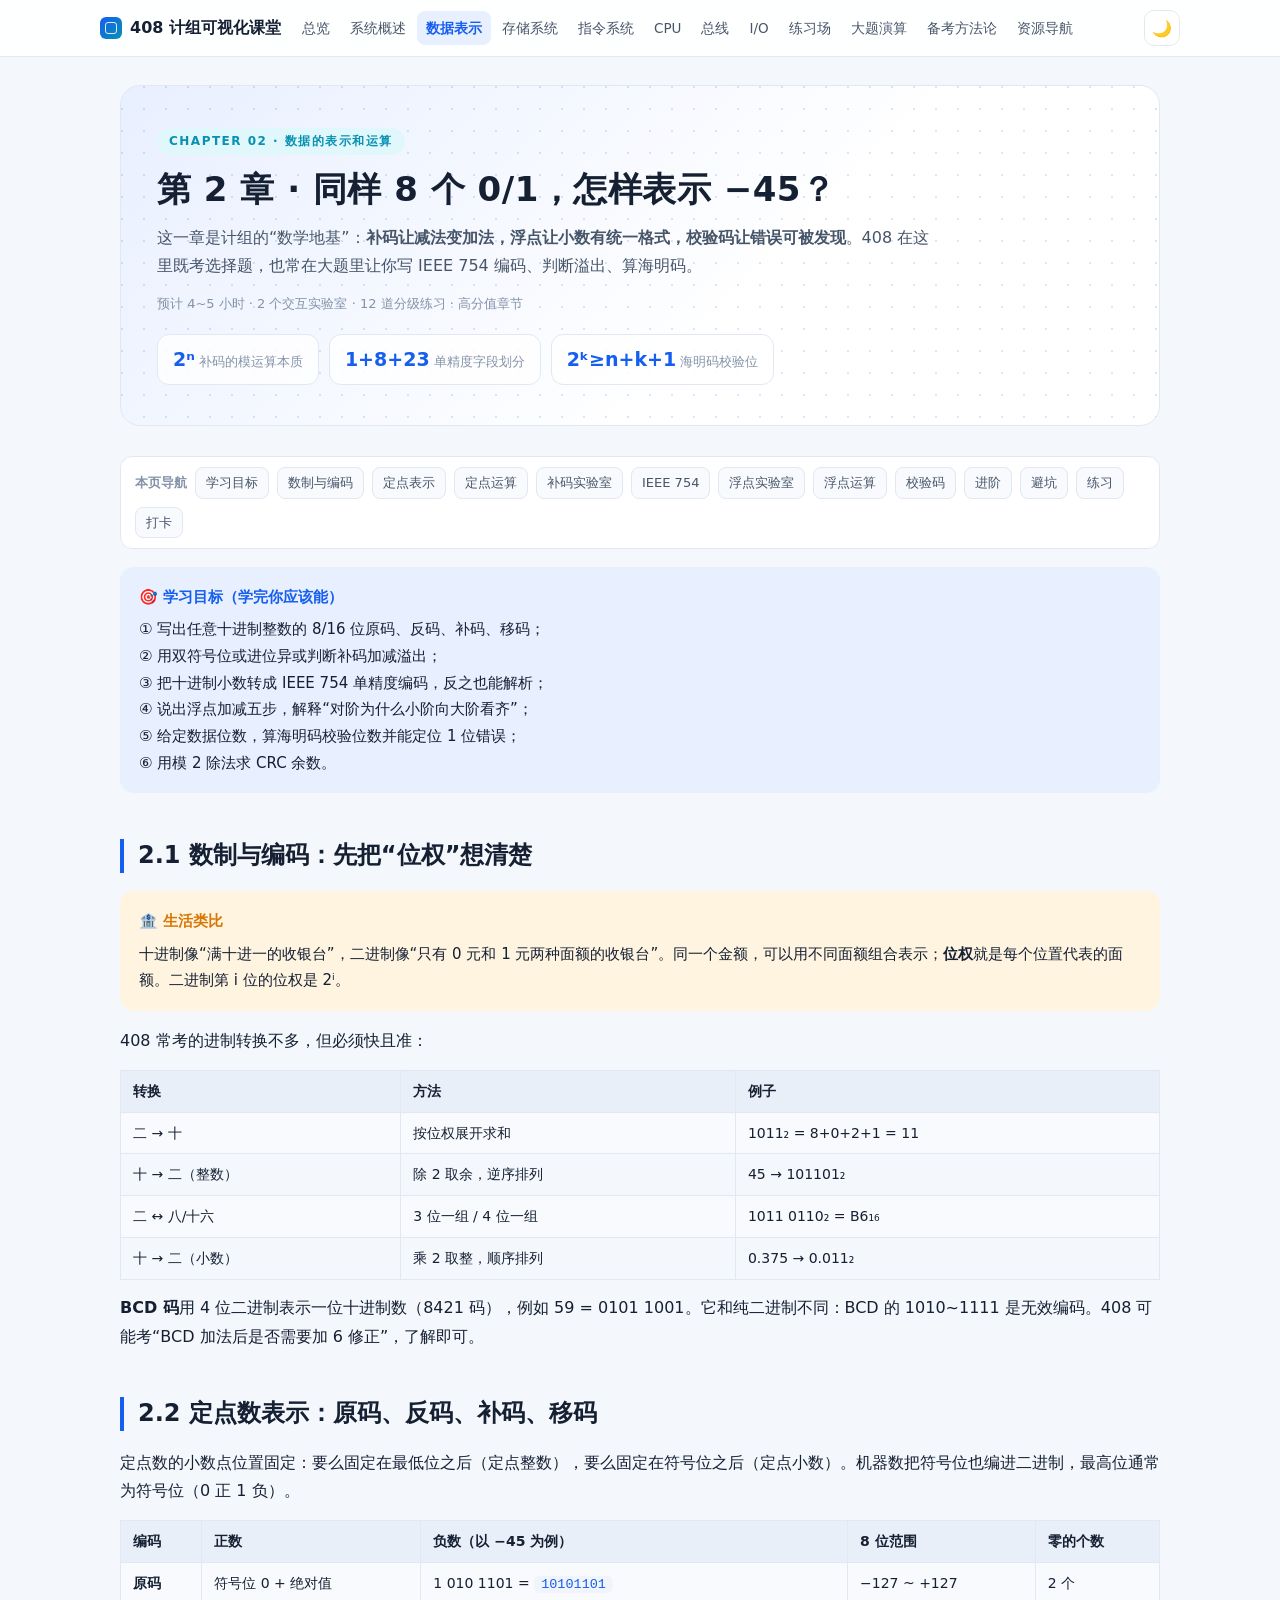
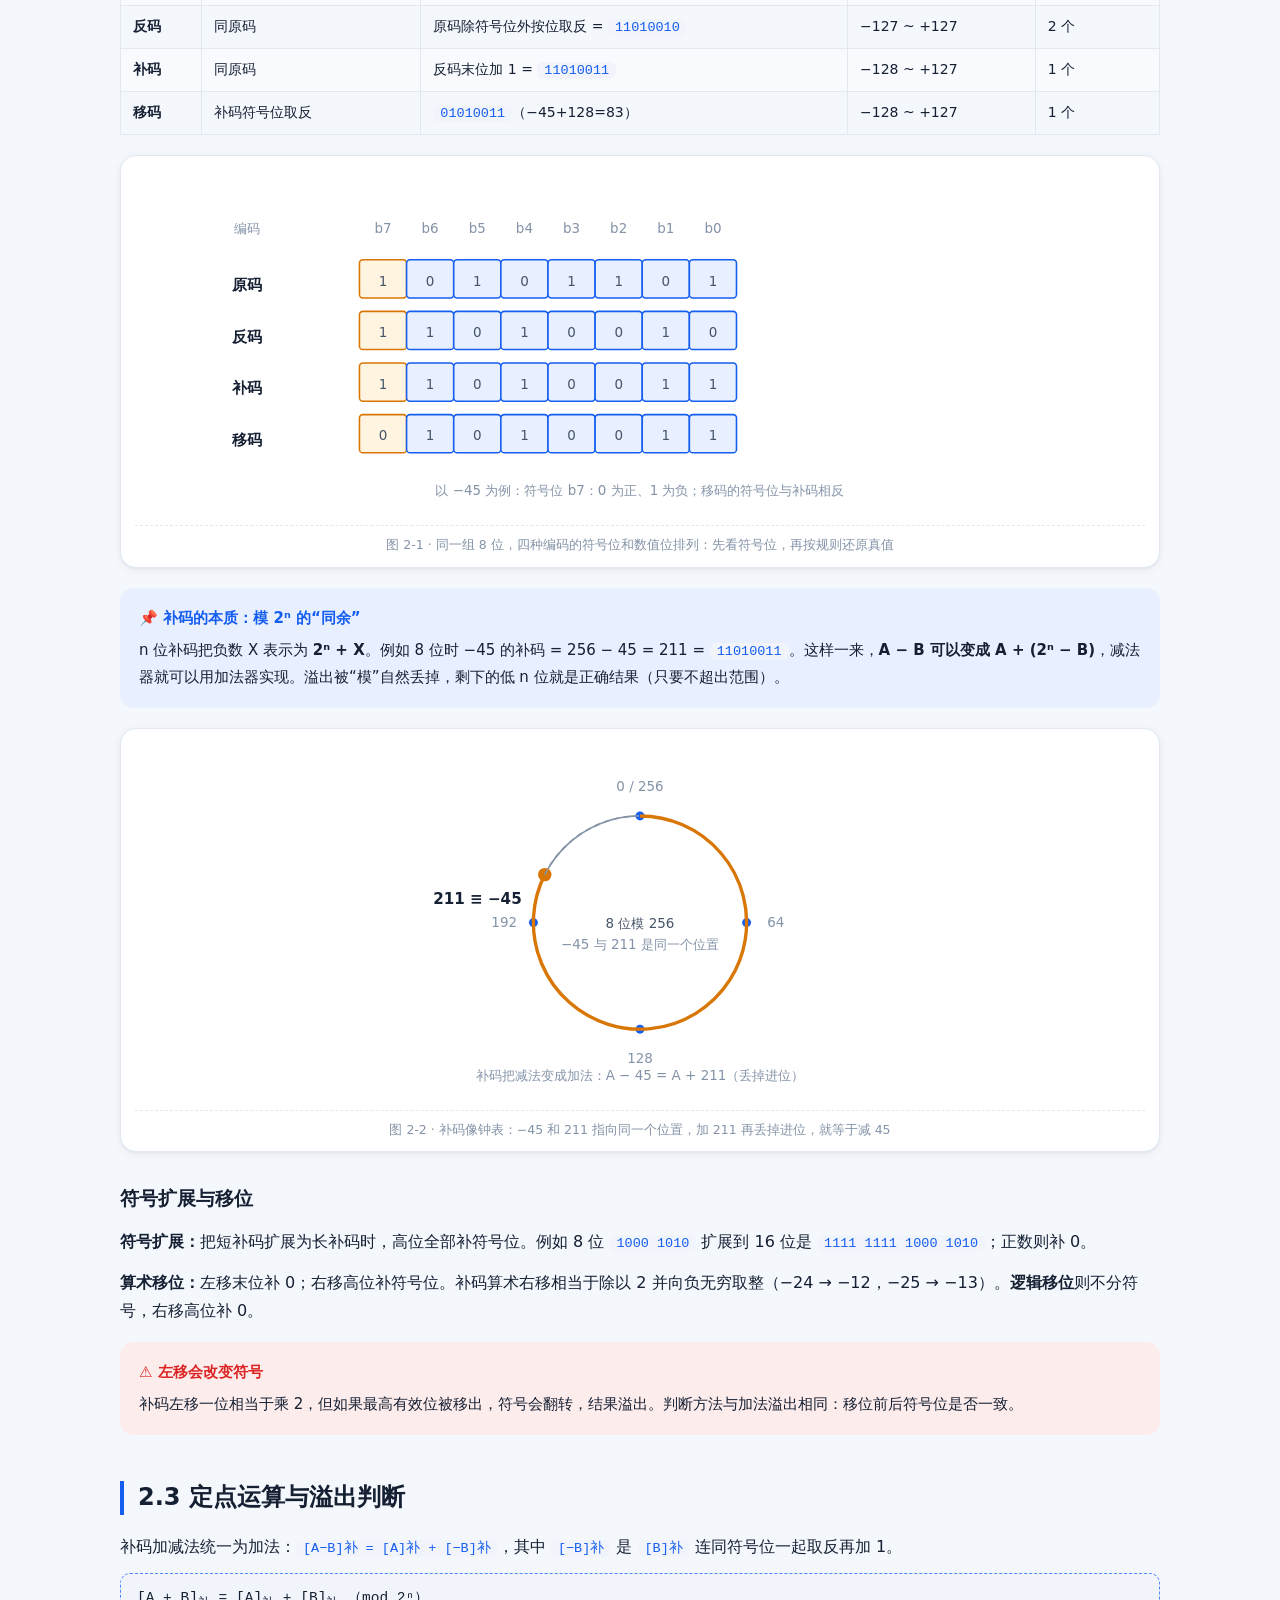
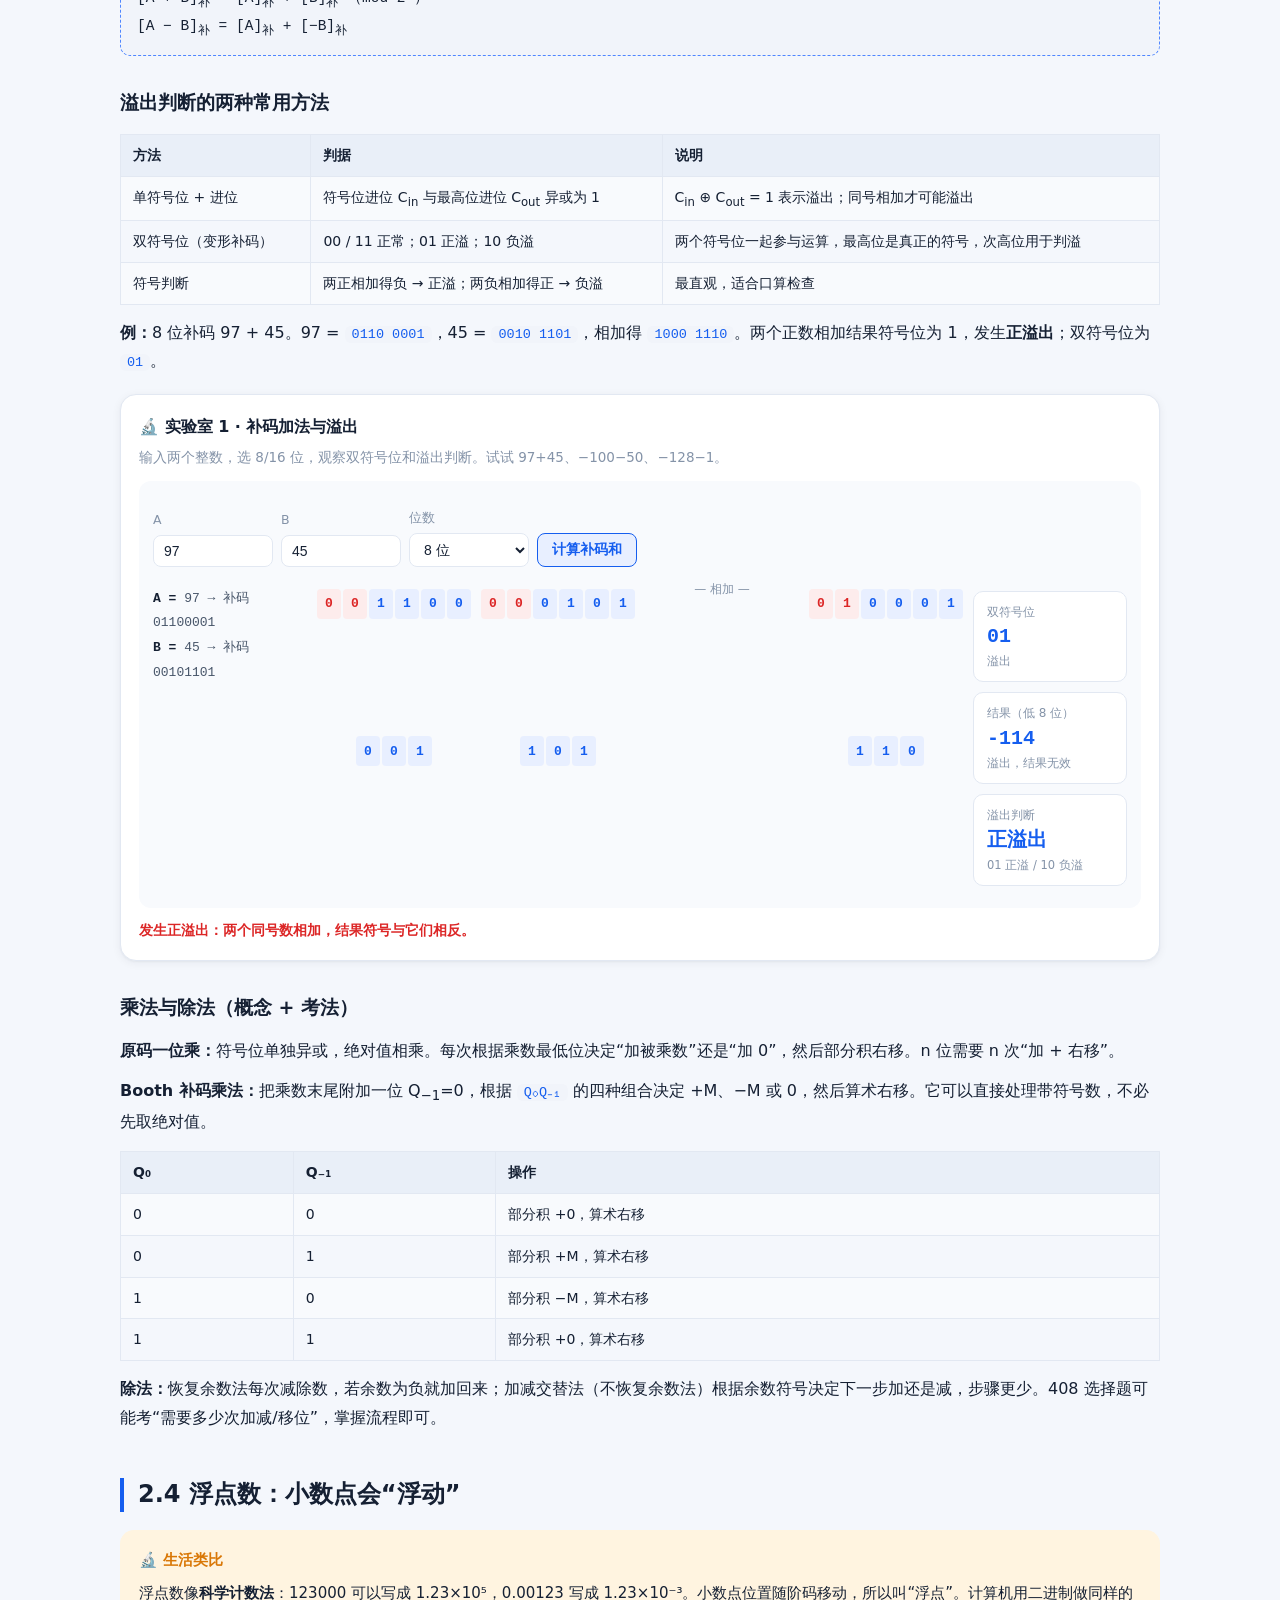
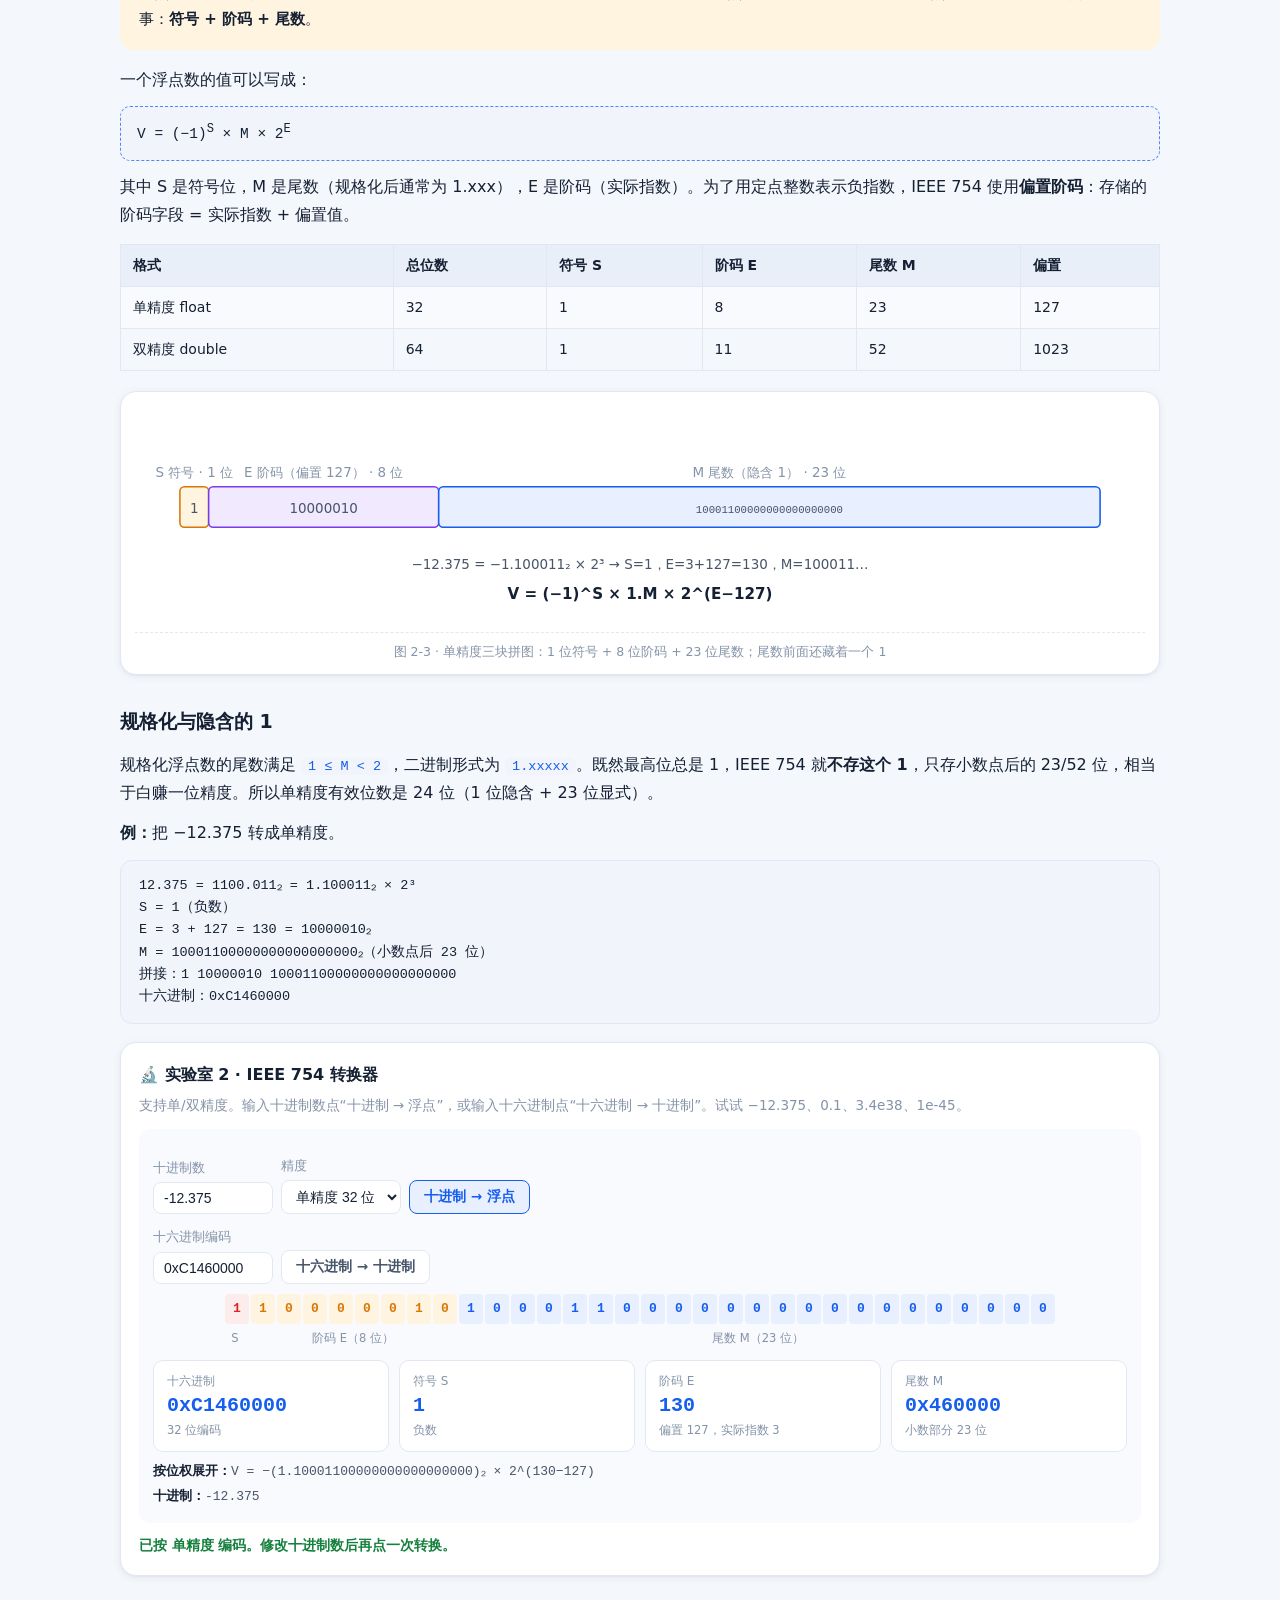
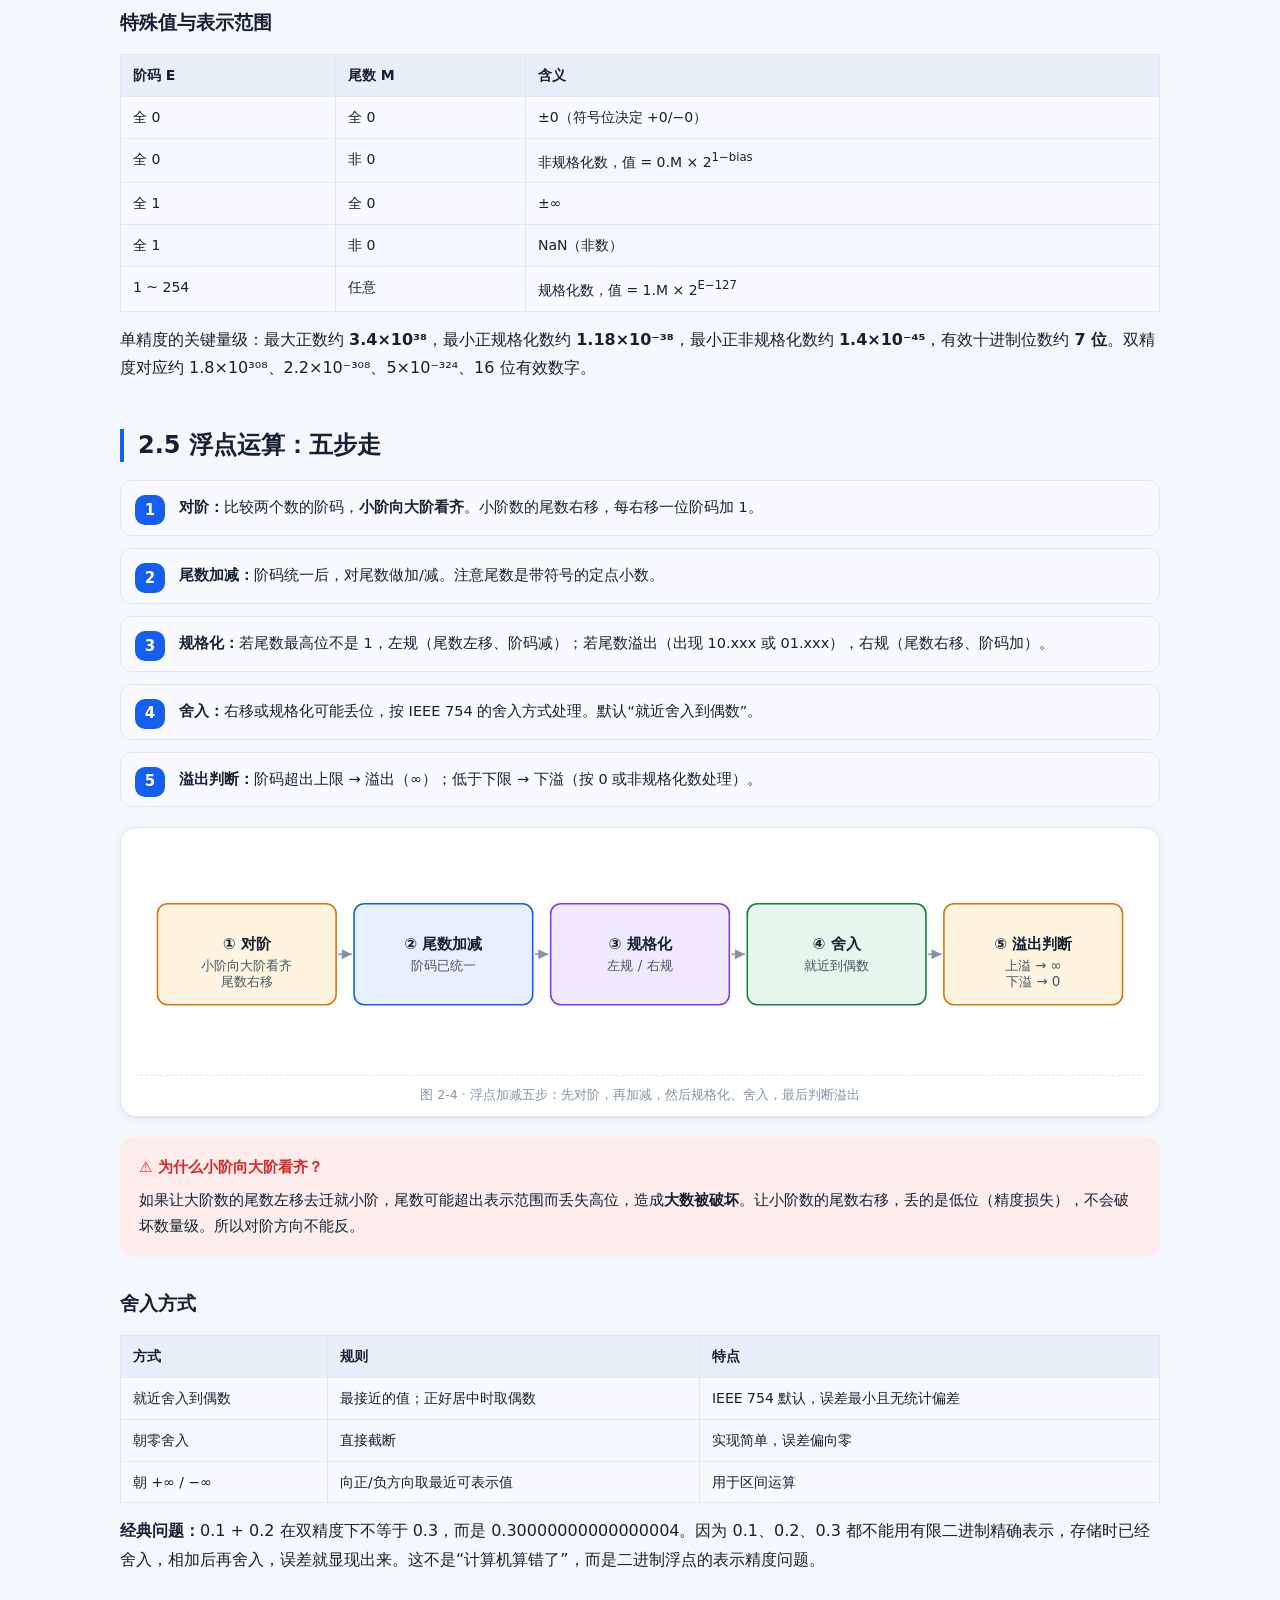
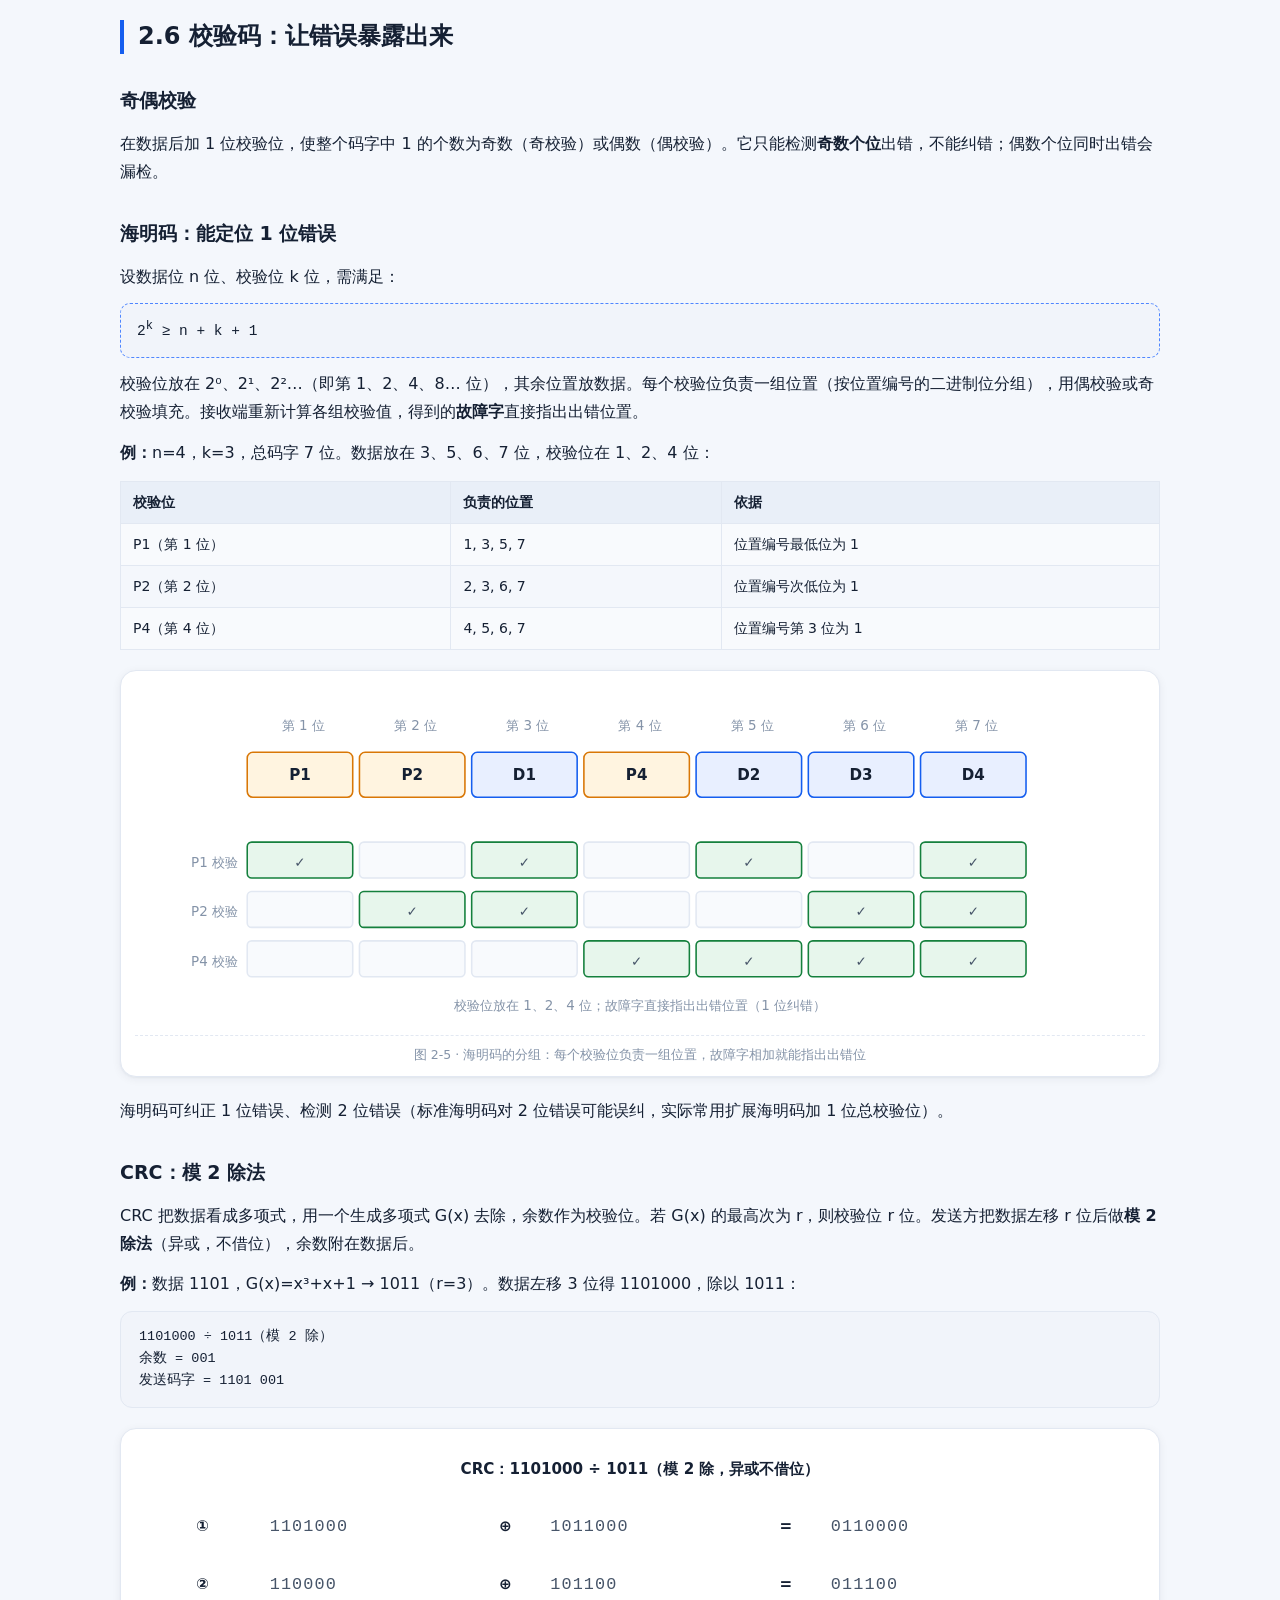
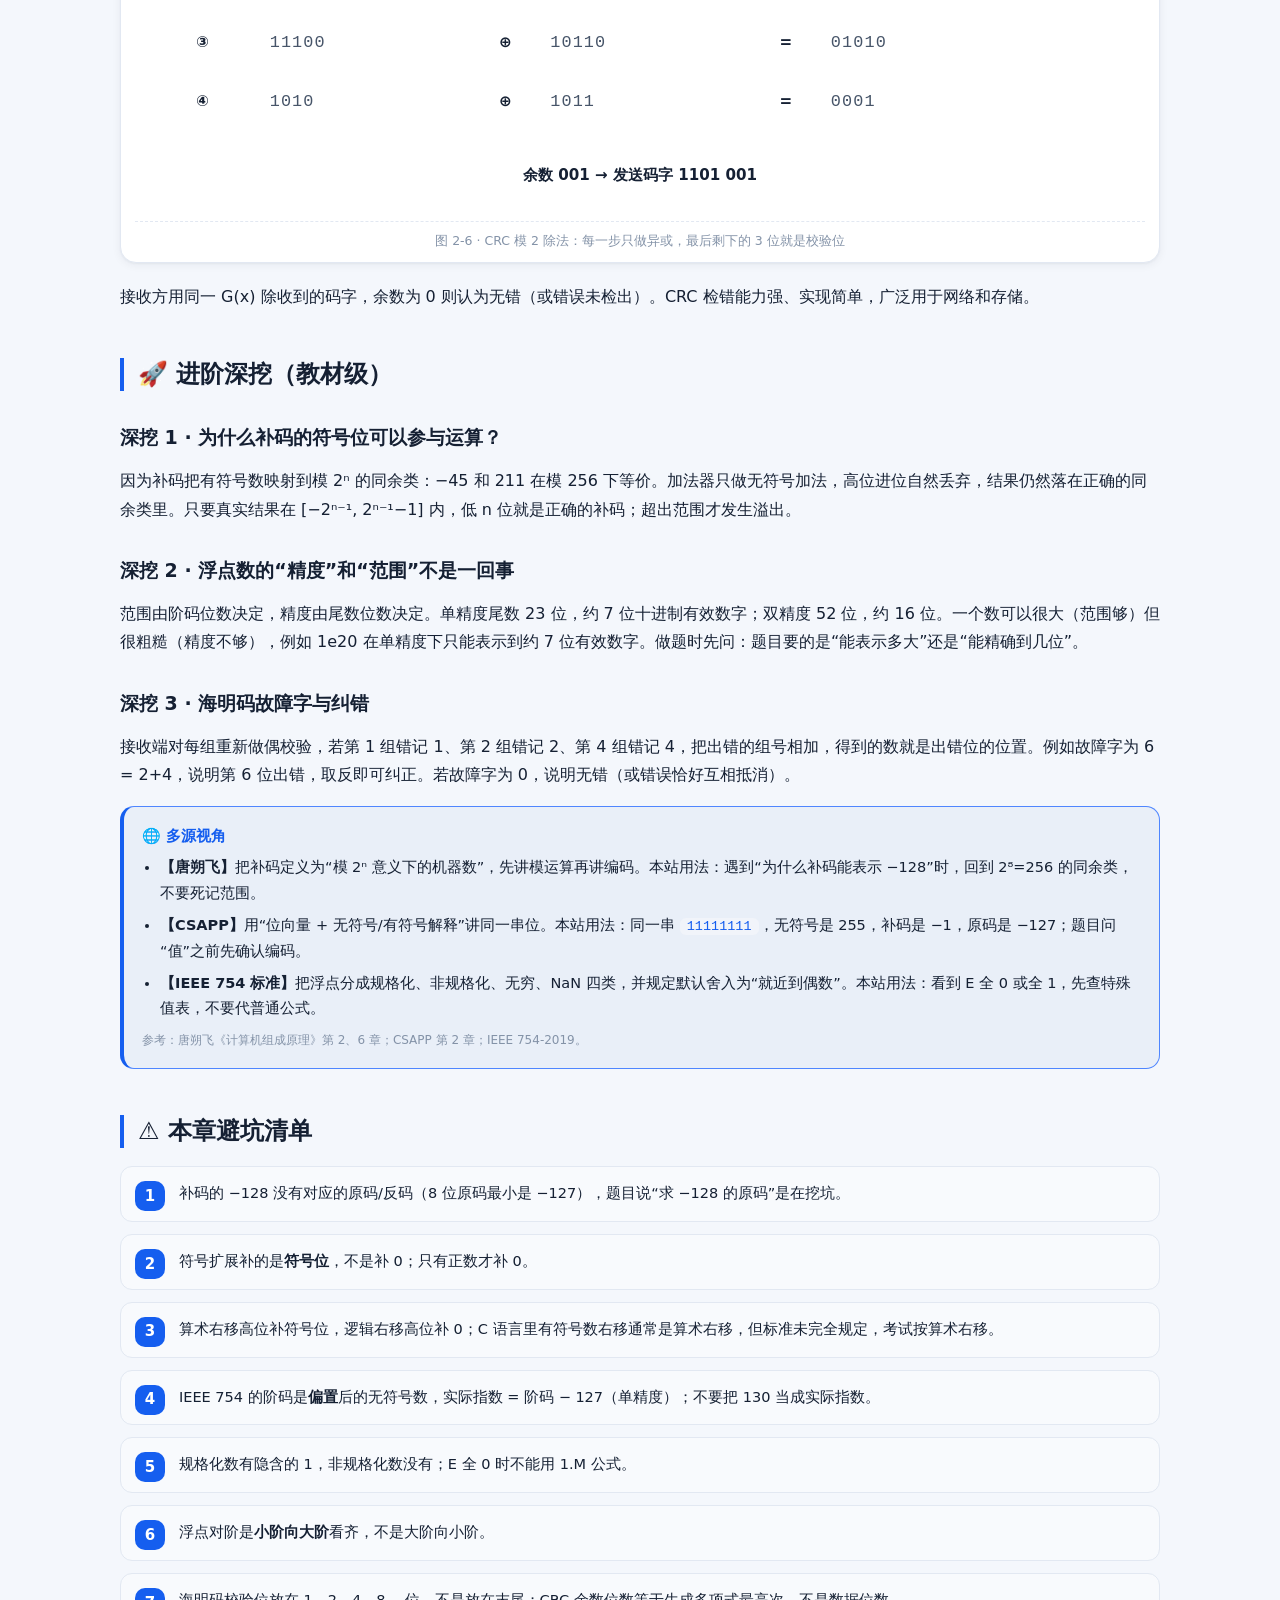
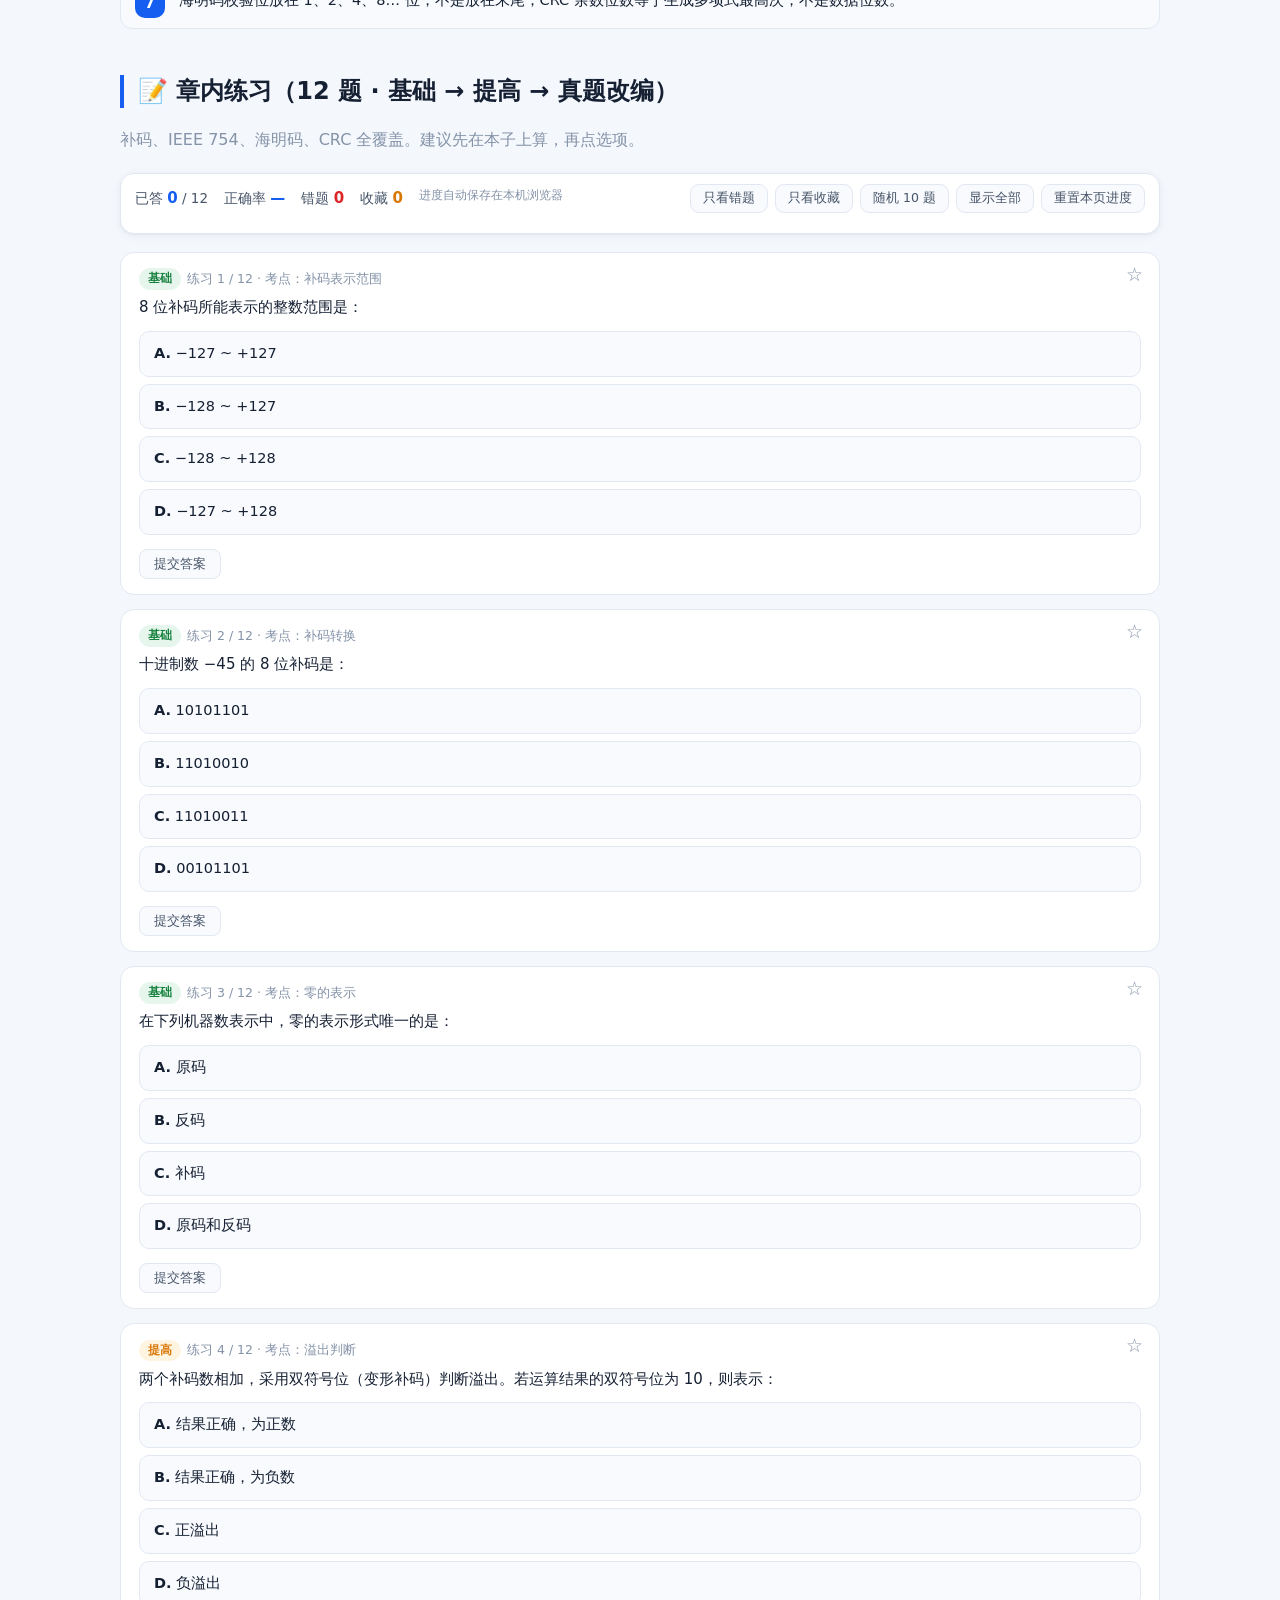
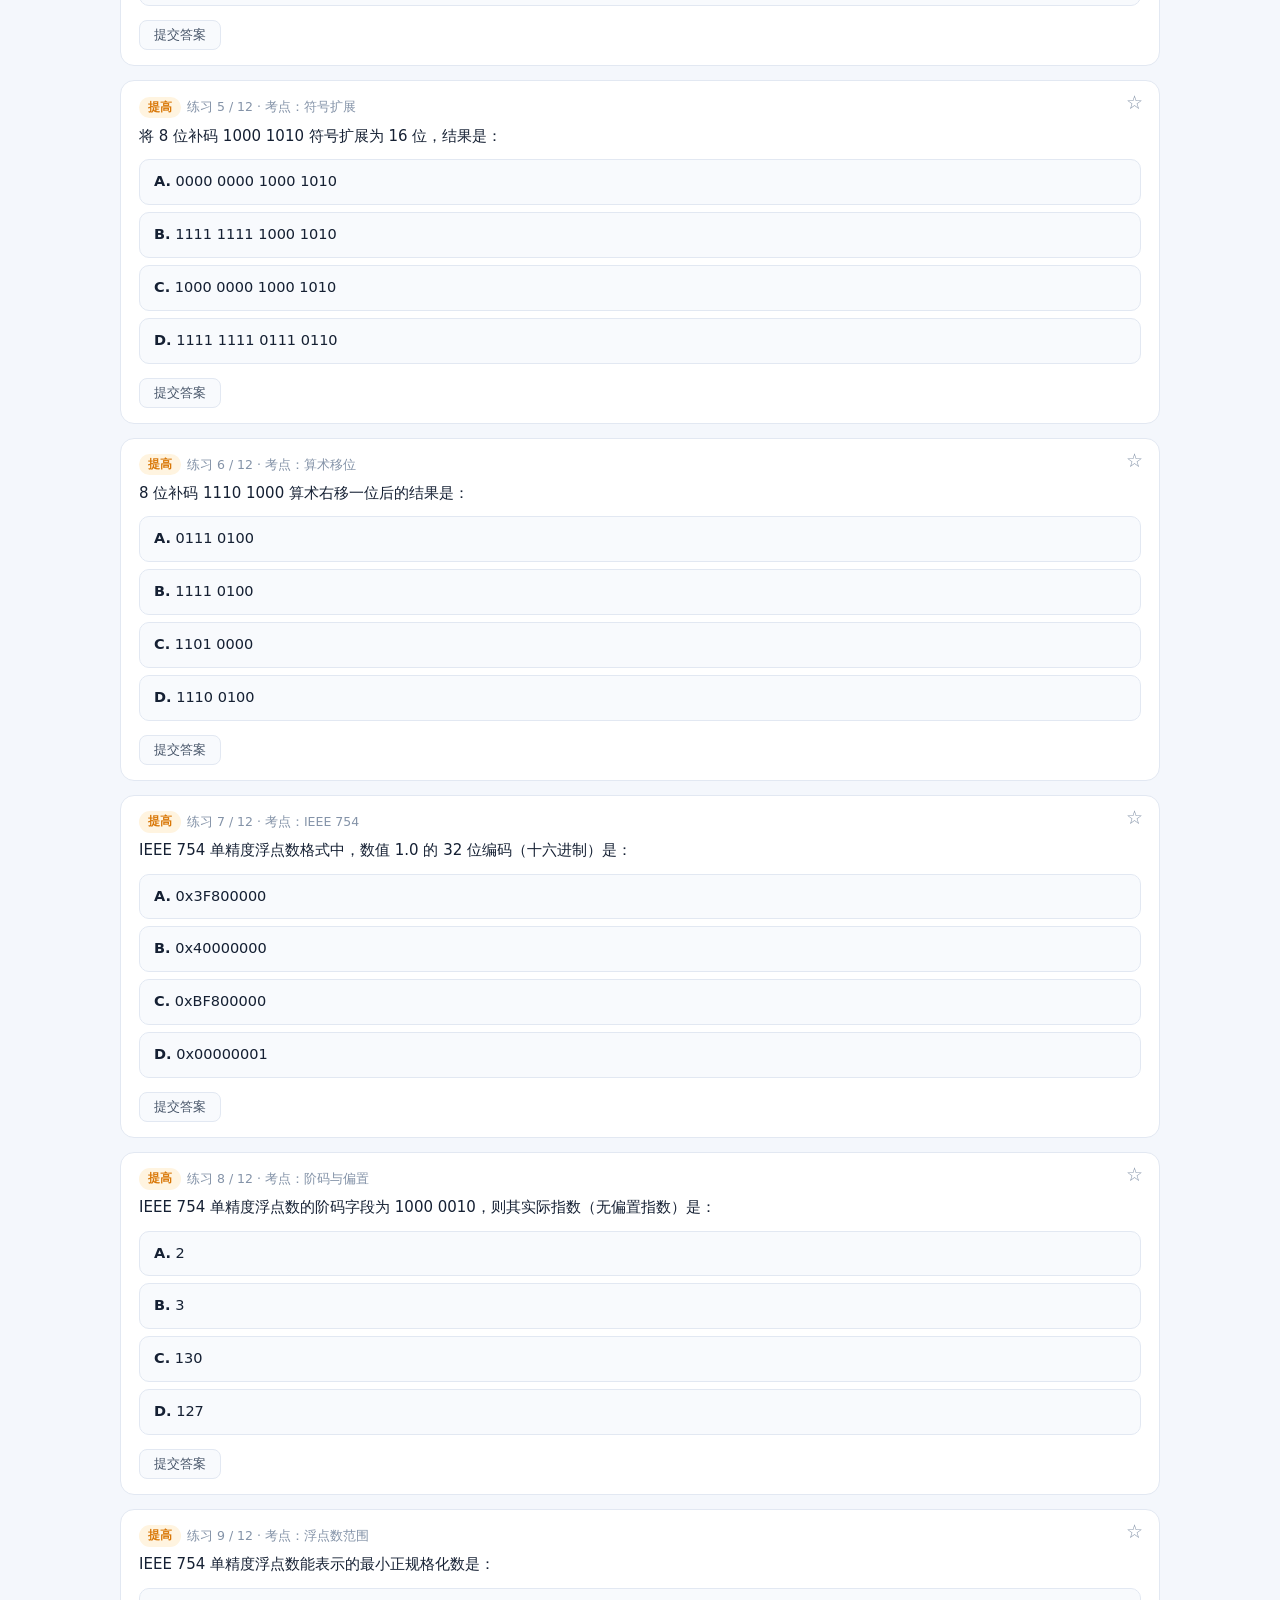
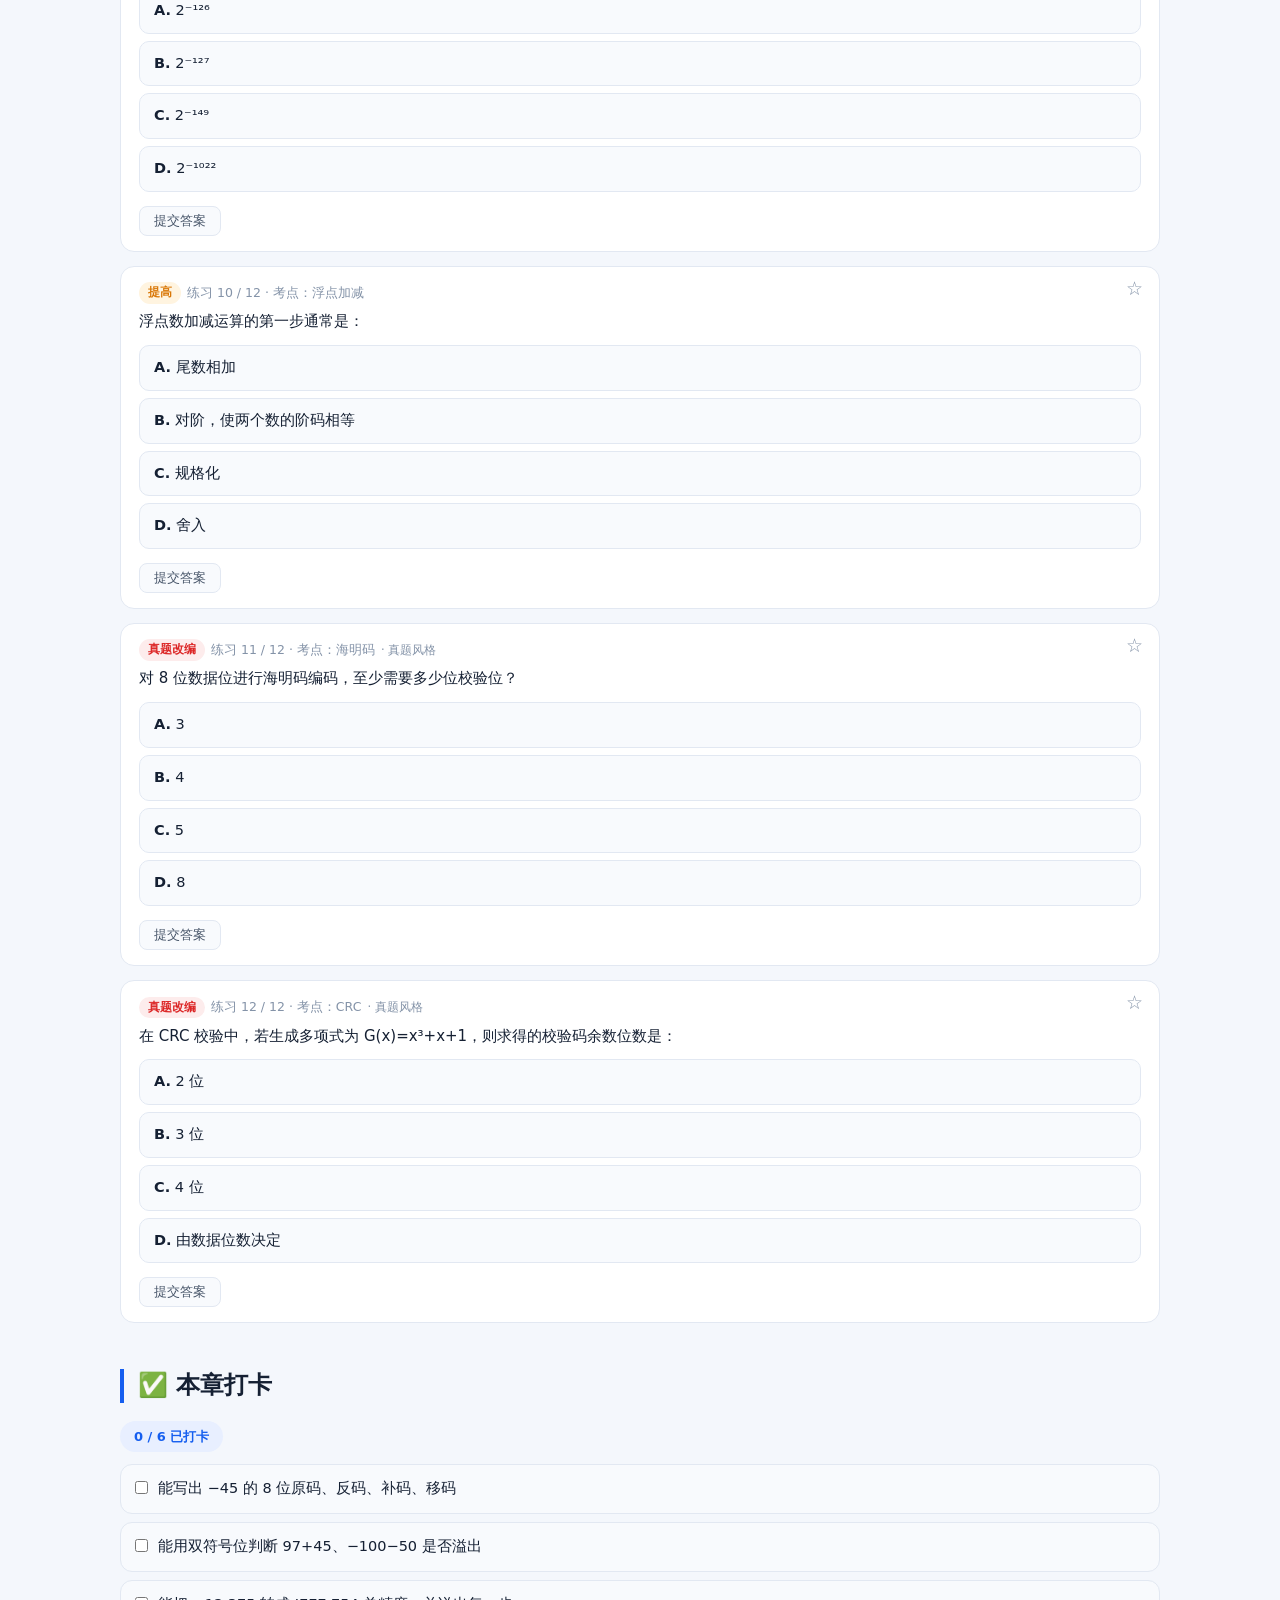
<file: ch02.html>
<!DOCTYPE html>
<html lang="zh-CN" data-theme="light">
<head>
<meta charset="UTF-8">
<meta name="viewport" content="width=device-width, initial-scale=1.0">
<title>第 2 章 数据的表示和运算 · 408 计算机组成原理可视化课堂</title>
<meta name="description" content="408 计算机组成原理第 2 章：原码反码补码、溢出判断、IEEE 754 浮点数、海明码与 CRC，附补码加法与浮点转换实验室。">
<link rel="stylesheet" href="assets/style.css?v=3">
</head>
<body>
<nav class="topbar"><div class="topbar-inner">
  <a class="logo" href="index.html"><span class="dot"></span>408 计组可视化课堂</a>
  <div class="nav-links">
    <a href="index.html">总览</a><a href="ch01.html">系统概述</a><a href="ch02.html">数据表示</a><a href="ch03.html">存储系统</a><a href="ch04.html">指令系统</a><a href="ch05.html">CPU</a><a href="ch06.html">总线</a><a href="ch07.html">I/O</a><a href="practice.html">练习场</a><a href="bigquestions.html">大题演算</a><a href="method.html">备考方法论</a><a href="resources.html">资源导航</a>
  </div>
  <button class="theme-btn" title="切换明暗主题">🌙</button>
</div></nav>

<div class="wrap">
  <div class="hero">
    <span class="kicker">CHAPTER 02 · 数据的表示和运算</span>
    <h1>第 2 章 · 同样 8 个 0/1，怎样表示 −45？</h1>
    <p>这一章是计组的“数学地基”：<b>补码让减法变加法，浮点让小数有统一格式，校验码让错误可被发现</b>。408 在这里既考选择题，也常在大题里让你写 IEEE 754 编码、判断溢出、算海明码。</p>
    <p class="tagline">预计 4~5 小时 · 2 个交互实验室 · 12 道分级练习 · 高分值章节</p>
    <div class="stats">
      <div class="stat"><b>2ⁿ</b><span>补码的模运算本质</span></div>
      <div class="stat"><b>1+8+23</b><span>单精度字段划分</span></div>
      <div class="stat"><b>2ᵏ≥n+k+1</b><span>海明码校验位</span></div>
    </div>
  </div>

  <div class="toc"><span class="toc-label">本页导航</span><a href="#goal">学习目标</a><a href="#s1">数制与编码</a><a href="#s2">定点表示</a><a href="#s3">定点运算</a><a href="#lab-tc">补码实验室</a><a href="#s4">IEEE 754</a><a href="#lab-f32">浮点实验室</a><a href="#s5">浮点运算</a><a href="#s6">校验码</a><a href="#deep">进阶</a><a href="#pit">避坑</a><a href="#quiz">练习</a><a href="#ck">打卡</a></div>

  <div class="callout exam" id="goal"><div class="co-title">🎯 学习目标（学完你应该能）</div>
  ① 写出任意十进制整数的 8/16 位原码、反码、补码、移码；<br>
  ② 用双符号位或进位异或判断补码加减溢出；<br>
  ③ 把十进制小数转成 IEEE 754 单精度编码，反之也能解析；<br>
  ④ 说出浮点加减五步，解释“对阶为什么小阶向大阶看齐”；<br>
  ⑤ 给定数据位数，算海明码校验位数并能定位 1 位错误；<br>
  ⑥ 用模 2 除法求 CRC 余数。</div>

  <h2 class="sec" id="s1">2.1 数制与编码：先把“位权”想清楚</h2>
  <div class="callout life"><div class="co-title">🏦 生活类比</div>
  十进制像“满十进一的收银台”，二进制像“只有 0 元和 1 元两种面额的收银台”。同一个金额，可以用不同面额组合表示；<b>位权</b>就是每个位置代表的面额。二进制第 i 位的位权是 2ⁱ。</div>
  <p>408 常考的进制转换不多，但必须快且准：</p>
  <table class="tbl">
    <tr><th>转换</th><th>方法</th><th>例子</th></tr>
    <tr><td>二 → 十</td><td>按位权展开求和</td><td>1011₂ = 8+0+2+1 = 11</td></tr>
    <tr><td>十 → 二（整数）</td><td>除 2 取余，逆序排列</td><td>45 → 101101₂</td></tr>
    <tr><td>二 ↔ 八/十六</td><td>3 位一组 / 4 位一组</td><td>1011 0110₂ = B6₁₆</td></tr>
    <tr><td>十 → 二（小数）</td><td>乘 2 取整，顺序排列</td><td>0.375 → 0.011₂</td></tr>
  </table>
  <p><b>BCD 码</b>用 4 位二进制表示一位十进制数（8421 码），例如 59 = 0101 1001。它和纯二进制不同：BCD 的 1010~1111 是无效编码。408 可能考“BCD 加法后是否需要加 6 修正”，了解即可。</p>

  <h2 class="sec" id="s2">2.2 定点数表示：原码、反码、补码、移码</h2>
  <p>定点数的小数点位置固定：要么固定在最低位之后（定点整数），要么固定在符号位之后（定点小数）。机器数把符号位也编进二进制，最高位通常为符号位（0 正 1 负）。</p>

  <table class="tbl">
    <tr><th>编码</th><th>正数</th><th>负数（以 −45 为例）</th><th>8 位范围</th><th>零的个数</th></tr>
    <tr><td><b>原码</b></td><td>符号位 0 + 绝对值</td><td>1 010 1101 = <code class="inline">10101101</code></td><td>−127 ~ +127</td><td>2 个</td></tr>
    <tr><td><b>反码</b></td><td>同原码</td><td>原码除符号位外按位取反 = <code class="inline">11010010</code></td><td>−127 ~ +127</td><td>2 个</td></tr>
    <tr><td><b>补码</b></td><td>同原码</td><td>反码末位加 1 = <code class="inline">11010011</code></td><td>−128 ~ +127</td><td>1 个</td></tr>
    <tr><td><b>移码</b></td><td>补码符号位取反</td><td><code class="inline">01010011</code>（−45+128=83）</td><td>−128 ~ +127</td><td>1 个</td></tr>
  </table>

  <figure class="vis" data-vis="machine-codes">
    <figcaption>图 2-1 · 同一组 8 位，四种编码的符号位和数值位排列：先看符号位，再按规则还原真值</figcaption>
  </figure>

  <div class="callout exam"><div class="co-title">📌 补码的本质：模 2ⁿ 的“同余”</div>
  n 位补码把负数 X 表示为 <b>2ⁿ + X</b>。例如 8 位时 −45 的补码 = 256 − 45 = 211 = <code class="inline">11010011</code>。这样一来，<b>A − B 可以变成 A + (2ⁿ − B)</b>，减法器就可以用加法器实现。溢出被“模”自然丢掉，剩下的低 n 位就是正确结果（只要不超出范围）。</div>

  <figure class="vis" data-vis="twos-circle">
    <figcaption>图 2-2 · 补码像钟表：−45 和 211 指向同一个位置，加 211 再丢掉进位，就等于减 45</figcaption>
  </figure>

  <h3 class="sub">符号扩展与移位</h3>
  <p><b>符号扩展：</b>把短补码扩展为长补码时，高位全部补符号位。例如 8 位 <code class="inline">1000 1010</code> 扩展到 16 位是 <code class="inline">1111 1111 1000 1010</code>；正数则补 0。</p>
  <p><b>算术移位：</b>左移末位补 0；右移高位补符号位。补码算术右移相当于除以 2 并向负无穷取整（−24 → −12，−25 → −13）。<b>逻辑移位</b>则不分符号，右移高位补 0。</p>
  <div class="callout warn"><div class="co-title">⚠️ 左移会改变符号</div>
  补码左移一位相当于乘 2，但如果最高有效位被移出，符号会翻转，结果溢出。判断方法与加法溢出相同：移位前后符号位是否一致。</div>

  <h2 class="sec" id="s3">2.3 定点运算与溢出判断</h2>
  <p>补码加减法统一为加法：<code class="inline">[A−B]补 = [A]补 + [−B]补</code>，其中 <code class="inline">[−B]补</code> 是 <code class="inline">[B]补</code> 连同符号位一起取反再加 1。</p>
  <div class="formula">
    [A + B]<sub>补</sub> = [A]<sub>补</sub> + [B]<sub>补</sub> （mod 2ⁿ）<br>
    [A − B]<sub>补</sub> = [A]<sub>补</sub> + [−B]<sub>补</sub>
  </div>

  <h3 class="sub">溢出判断的两种常用方法</h3>
  <table class="tbl">
    <tr><th>方法</th><th>判据</th><th>说明</th></tr>
    <tr><td>单符号位 + 进位</td><td>符号位进位 C<sub>in</sub> 与最高位进位 C<sub>out</sub> 异或为 1</td><td>C<sub>in</sub> ⊕ C<sub>out</sub> = 1 表示溢出；同号相加才可能溢出</td></tr>
    <tr><td>双符号位（变形补码）</td><td>00 / 11 正常；01 正溢；10 负溢</td><td>两个符号位一起参与运算，最高位是真正的符号，次高位用于判溢</td></tr>
    <tr><td>符号判断</td><td>两正相加得负 → 正溢；两负相加得正 → 负溢</td><td>最直观，适合口算检查</td></tr>
  </table>

  <p><b>例：</b>8 位补码 97 + 45。97 = <code class="inline">0110 0001</code>，45 = <code class="inline">0010 1101</code>，相加得 <code class="inline">1000 1110</code>。两个正数相加结果符号位为 1，发生<b>正溢出</b>；双符号位为 <code class="inline">01</code>。</p>

  <div class="lab" id="lab-twos">
    <div class="lab-title">🔬 实验室 1 · 补码加法与溢出</div>
    <div class="lab-desc">输入两个整数，选 8/16 位，观察双符号位和溢出判断。试试 97+45、−100−50、−128−1。</div>
    <div class="lab-stage">
      <div class="lab-ctrl">
        <label class="lab-field">A<input id="tc-a" type="number" value="97" step="1"></label>
        <label class="lab-field">B<input id="tc-b" type="number" value="45" step="1"></label>
        <label class="lab-field">位数<select id="tc-bits"><option value="8">8 位</option><option value="16">16 位</option></select></label>
        <button id="tc-go" type="button">计算补码和</button>
      </div>
      <div class="lab-out" id="tc-out"></div>
      <div class="lab-kv" id="tc-kv"></div>
    </div>
    <div class="lab-note" id="tc-note"></div>
  </div>

  <h3 class="sub">乘法与除法（概念 + 考法）</h3>
  <p><b>原码一位乘：</b>符号位单独异或，绝对值相乘。每次根据乘数最低位决定“加被乘数”还是“加 0”，然后部分积右移。n 位需要 n 次“加 + 右移”。</p>
  <p><b>Booth 补码乘法：</b>把乘数末尾附加一位 Q<sub>−1</sub>=0，根据 <code class="inline">Q₀Q₋₁</code> 的四种组合决定 +M、−M 或 0，然后算术右移。它可以直接处理带符号数，不必先取绝对值。</p>
  <table class="tbl">
    <tr><th>Q₀</th><th>Q₋₁</th><th>操作</th></tr>
    <tr><td>0</td><td>0</td><td>部分积 +0，算术右移</td></tr>
    <tr><td>0</td><td>1</td><td>部分积 +M，算术右移</td></tr>
    <tr><td>1</td><td>0</td><td>部分积 −M，算术右移</td></tr>
    <tr><td>1</td><td>1</td><td>部分积 +0，算术右移</td></tr>
  </table>
  <p><b>除法：</b>恢复余数法每次减除数，若余数为负就加回来；加减交替法（不恢复余数法）根据余数符号决定下一步加还是减，步骤更少。408 选择题可能考“需要多少次加减/移位”，掌握流程即可。</p>

  <h2 class="sec" id="s4">2.4 浮点数：小数点会“浮动”</h2>
  <div class="callout life"><div class="co-title">🔬 生活类比</div>
  浮点数像<b>科学计数法</b>：123000 可以写成 1.23×10⁵，0.00123 写成 1.23×10⁻³。小数点位置随阶码移动，所以叫“浮点”。计算机用二进制做同样的事：<b>符号 + 阶码 + 尾数</b>。</div>

  <p>一个浮点数的值可以写成：</p>
  <div class="formula">V = (−1)<sup>S</sup> × M × 2<sup>E</sup></div>
  <p>其中 S 是符号位，M 是尾数（规格化后通常为 1.xxx），E 是阶码（实际指数）。为了用定点整数表示负指数，IEEE 754 使用<b>偏置阶码</b>：存储的阶码字段 = 实际指数 + 偏置值。</p>

  <table class="tbl">
    <tr><th>格式</th><th>总位数</th><th>符号 S</th><th>阶码 E</th><th>尾数 M</th><th>偏置</th></tr>
    <tr><td>单精度 float</td><td>32</td><td>1</td><td>8</td><td>23</td><td>127</td></tr>
    <tr><td>双精度 double</td><td>64</td><td>1</td><td>11</td><td>52</td><td>1023</td></tr>
  </table>

  <figure class="vis" data-vis="ieee754">
    <figcaption>图 2-3 · 单精度三块拼图：1 位符号 + 8 位阶码 + 23 位尾数；尾数前面还藏着一个 1</figcaption>
  </figure>

  <h3 class="sub">规格化与隐含的 1</h3>
  <p>规格化浮点数的尾数满足 <code class="inline">1 ≤ M &lt; 2</code>，二进制形式为 <code class="inline">1.xxxxx</code>。既然最高位总是 1，IEEE 754 就<b>不存这个 1</b>，只存小数点后的 23/52 位，相当于白赚一位精度。所以单精度有效位数是 24 位（1 位隐含 + 23 位显式）。</p>

  <p><b>例：</b>把 −12.375 转成单精度。</p>
  <pre class="code">12.375 = 1100.011₂ = 1.100011₂ × 2³
S = 1（负数）
E = 3 + 127 = 130 = 10000010₂
M = 10001100000000000000000₂（小数点后 23 位）
拼接：1 10000010 10001100000000000000000
十六进制：0xC1460000</pre>

  <div class="lab" id="lab-float">
    <div class="lab-title">🔬 实验室 2 · IEEE 754 转换器</div>
    <div class="lab-desc">支持单/双精度。输入十进制数点“十进制 → 浮点”，或输入十六进制点“十六进制 → 十进制”。试试 −12.375、0.1、3.4e38、1e-45。</div>
    <div class="lab-stage">
      <div class="lab-ctrl">
        <label class="lab-field">十进制数<input id="f32-dec" type="text" value="-12.375"></label>
        <label class="lab-field">精度<select id="f32-type"><option value="32">单精度 32 位</option><option value="64">双精度 64 位</option></select></label>
        <button id="f32-go" type="button">十进制 → 浮点</button>
      </div>
      <div class="lab-ctrl">
        <label class="lab-field">十六进制编码<input id="f32-hex" type="text" value="0xC1460000"></label>
        <button id="f32-rev-go" class="ghost" type="button">十六进制 → 十进制</button>
      </div>
      <div id="f32-out"></div>
    </div>
    <div class="lab-note" id="f32-note"></div>
  </div>

  <h3 class="sub">特殊值与表示范围</h3>
  <table class="tbl">
    <tr><th>阶码 E</th><th>尾数 M</th><th>含义</th></tr>
    <tr><td>全 0</td><td>全 0</td><td>±0（符号位决定 +0/−0）</td></tr>
    <tr><td>全 0</td><td>非 0</td><td>非规格化数，值 = 0.M × 2<sup>1−bias</sup></td></tr>
    <tr><td>全 1</td><td>全 0</td><td>±∞</td></tr>
    <tr><td>全 1</td><td>非 0</td><td>NaN（非数）</td></tr>
    <tr><td>1 ~ 254</td><td>任意</td><td>规格化数，值 = 1.M × 2<sup>E−127</sup></td></tr>
  </table>
  <p>单精度的关键量级：最大正数约 <b>3.4×10³⁸</b>，最小正规格化数约 <b>1.18×10⁻³⁸</b>，最小正非规格化数约 <b>1.4×10⁻⁴⁵</b>，有效十进制位数约 <b>7 位</b>。双精度对应约 1.8×10³⁰⁸、2.2×10⁻³⁰⁸、5×10⁻³²⁴、16 位有效数字。</p>

  <h2 class="sec" id="s5">2.5 浮点运算：五步走</h2>
  <div class="steps">
    <div class="step"><b>对阶：</b>比较两个数的阶码，<b>小阶向大阶看齐</b>。小阶数的尾数右移，每右移一位阶码加 1。</div>
    <div class="step"><b>尾数加减：</b>阶码统一后，对尾数做加/减。注意尾数是带符号的定点小数。</div>
    <div class="step"><b>规格化：</b>若尾数最高位不是 1，左规（尾数左移、阶码减）；若尾数溢出（出现 10.xxx 或 01.xxx），右规（尾数右移、阶码加）。</div>
    <div class="step"><b>舍入：</b>右移或规格化可能丢位，按 IEEE 754 的舍入方式处理。默认“就近舍入到偶数”。</div>
    <div class="step"><b>溢出判断：</b>阶码超出上限 → 溢出（∞）；低于下限 → 下溢（按 0 或非规格化数处理）。</div>
  </div>

  <figure class="vis" data-vis="float-add">
    <figcaption>图 2-4 · 浮点加减五步：先对阶，再加减，然后规格化、舍入，最后判断溢出</figcaption>
  </figure>

  <div class="callout warn"><div class="co-title">⚠️ 为什么小阶向大阶看齐？</div>
  如果让大阶数的尾数左移去迁就小阶，尾数可能超出表示范围而丢失高位，造成<b>大数被破坏</b>。让小阶数的尾数右移，丢的是低位（精度损失），不会破坏数量级。所以对阶方向不能反。</div>

  <h3 class="sub">舍入方式</h3>
  <table class="tbl">
    <tr><th>方式</th><th>规则</th><th>特点</th></tr>
    <tr><td>就近舍入到偶数</td><td>最接近的值；正好居中时取偶数</td><td>IEEE 754 默认，误差最小且无统计偏差</td></tr>
    <tr><td>朝零舍入</td><td>直接截断</td><td>实现简单，误差偏向零</td></tr>
    <tr><td>朝 +∞ / −∞</td><td>向正/负方向取最近可表示值</td><td>用于区间运算</td></tr>
  </table>
  <p><b>经典问题：</b>0.1 + 0.2 在双精度下不等于 0.3，而是 0.30000000000000004。因为 0.1、0.2、0.3 都不能用有限二进制精确表示，存储时已经舍入，相加后再舍入，误差就显现出来。这不是“计算机算错了”，而是二进制浮点的表示精度问题。</p>

  <h2 class="sec" id="s6">2.6 校验码：让错误暴露出来</h2>
  <h3 class="sub">奇偶校验</h3>
  <p>在数据后加 1 位校验位，使整个码字中 1 的个数为奇数（奇校验）或偶数（偶校验）。它只能检测<b>奇数个位</b>出错，不能纠错；偶数个位同时出错会漏检。</p>

  <h3 class="sub">海明码：能定位 1 位错误</h3>
  <p>设数据位 n 位、校验位 k 位，需满足：</p>
  <div class="formula">2<sup>k</sup> ≥ n + k + 1</div>
  <p>校验位放在 2⁰、2¹、2²…（即第 1、2、4、8… 位），其余位置放数据。每个校验位负责一组位置（按位置编号的二进制位分组），用偶校验或奇校验填充。接收端重新计算各组校验值，得到的<b>故障字</b>直接指出出错位置。</p>
  <p><b>例：</b>n=4，k=3，总码字 7 位。数据放在 3、5、6、7 位，校验位在 1、2、4 位：</p>
  <table class="tbl">
    <tr><th>校验位</th><th>负责的位置</th><th>依据</th></tr>
    <tr><td>P1（第 1 位）</td><td>1, 3, 5, 7</td><td>位置编号最低位为 1</td></tr>
    <tr><td>P2（第 2 位）</td><td>2, 3, 6, 7</td><td>位置编号次低位为 1</td></tr>
    <tr><td>P4（第 4 位）</td><td>4, 5, 6, 7</td><td>位置编号第 3 位为 1</td></tr>
  </table>

  <figure class="vis" data-vis="hamming">
    <figcaption>图 2-5 · 海明码的分组：每个校验位负责一组位置，故障字相加就能指出出错位</figcaption>
  </figure>

  <p>海明码可纠正 1 位错误、检测 2 位错误（标准海明码对 2 位错误可能误纠，实际常用扩展海明码加 1 位总校验位）。</p>

  <h3 class="sub">CRC：模 2 除法</h3>
  <p>CRC 把数据看成多项式，用一个生成多项式 G(x) 去除，余数作为校验位。若 G(x) 的最高次为 r，则校验位 r 位。发送方把数据左移 r 位后做<b>模 2 除法</b>（异或，不借位），余数附在数据后。</p>
  <p><b>例：</b>数据 1101，G(x)=x³+x+1 → 1011（r=3）。数据左移 3 位得 1101000，除以 1011：</p>
  <pre class="code">1101000 ÷ 1011（模 2 除）
余数 = 001
发送码字 = 1101 001</pre>

  <figure class="vis" data-vis="crc-division">
    <figcaption>图 2-6 · CRC 模 2 除法：每一步只做异或，最后剩下的 3 位就是校验位</figcaption>
  </figure>

  <p>接收方用同一 G(x) 除收到的码字，余数为 0 则认为无错（或错误未检出）。CRC 检错能力强、实现简单，广泛用于网络和存储。</p>

  <h2 class="sec" id="deep">🚀 进阶深挖（教材级）</h2>
  <h3 class="sub">深挖 1 · 为什么补码的符号位可以参与运算？</h3>
  <p>因为补码把有符号数映射到模 2ⁿ 的同余类：−45 和 211 在模 256 下等价。加法器只做无符号加法，高位进位自然丢弃，结果仍然落在正确的同余类里。只要真实结果在 [−2ⁿ⁻¹, 2ⁿ⁻¹−1] 内，低 n 位就是正确的补码；超出范围才发生溢出。</p>

  <h3 class="sub">深挖 2 · 浮点数的“精度”和“范围”不是一回事</h3>
  <p>范围由阶码位数决定，精度由尾数位数决定。单精度尾数 23 位，约 7 位十进制有效数字；双精度 52 位，约 16 位。一个数可以很大（范围够）但很粗糙（精度不够），例如 1e20 在单精度下只能表示到约 7 位有效数字。做题时先问：题目要的是“能表示多大”还是“能精确到几位”。</p>

  <h3 class="sub">深挖 3 · 海明码故障字与纠错</h3>
  <p>接收端对每组重新做偶校验，若第 1 组错记 1、第 2 组错记 2、第 4 组错记 4，把出错的组号相加，得到的数就是出错位的位置。例如故障字为 6 = 2+4，说明第 6 位出错，取反即可纠正。若故障字为 0，说明无错（或错误恰好互相抵消）。</p>

  <div class="callout views"><div class="co-title">🌐 多源视角</div>
  <ul>
    <li><b>【唐朔飞】</b>把补码定义为“模 2ⁿ 意义下的机器数”，先讲模运算再讲编码。本站用法：遇到“为什么补码能表示 −128”时，回到 2⁸=256 的同余类，不要死记范围。</li>
    <li><b>【CSAPP】</b>用“位向量 + 无符号/有符号解释”讲同一串位。本站用法：同一串 <code class="inline">11111111</code>，无符号是 255，补码是 −1，原码是 −127；题目问“值”之前先确认编码。</li>
    <li><b>【IEEE 754 标准】</b>把浮点分成规格化、非规格化、无穷、NaN 四类，并规定默认舍入为“就近到偶数”。本站用法：看到 E 全 0 或全 1，先查特殊值表，不要代普通公式。</li>
  </ul>
  <div class="src">参考：唐朔飞《计算机组成原理》第 2、6 章；CSAPP 第 2 章；IEEE 754-2019。</div></div>

  <h2 class="sec" id="pit">⚠️ 本章避坑清单</h2>
  <div class="steps">
    <div class="step">补码的 −128 没有对应的原码/反码（8 位原码最小是 −127），题目说“求 −128 的原码”是在挖坑。</div>
    <div class="step">符号扩展补的是<b>符号位</b>，不是补 0；只有正数才补 0。</div>
    <div class="step">算术右移高位补符号位，逻辑右移高位补 0；C 语言里有符号数右移通常是算术右移，但标准未完全规定，考试按算术右移。</div>
    <div class="step">IEEE 754 的阶码是<b>偏置</b>后的无符号数，实际指数 = 阶码 − 127（单精度）；不要把 130 当成实际指数。</div>
    <div class="step">规格化数有隐含的 1，非规格化数没有；E 全 0 时不能用 1.M 公式。</div>
    <div class="step">浮点对阶是<b>小阶向大阶</b>看齐，不是大阶向小阶。</div>
    <div class="step">海明码校验位放在 1、2、4、8… 位，不是放在末尾；CRC 余数位数等于生成多项式最高次，不是数据位数。</div>
  </div>

  <h2 class="sec" id="quiz">📝 章内练习（<span data-quiz-count>12</span> 题 · 基础 → 提高 → 真题改编）</h2>
  <p class="muted">补码、IEEE 754、海明码、CRC 全覆盖。建议先在本子上算，再点选项。</p>
  <div data-quiz-ch="2"></div>

  <h2 class="sec" id="ck">✅ 本章打卡</h2>
  <div data-ck-scope>
    <p><span class="progress-pill">0 / 6 已打卡</span></p>
    <div class="checklist">
      <label class="check-item" data-ck="c2-1"><input type="checkbox"><span>能写出 −45 的 8 位原码、反码、补码、移码</span></label>
      <label class="check-item" data-ck="c2-2"><input type="checkbox"><span>能用双符号位判断 97+45、−100−50 是否溢出</span></label>
      <label class="check-item" data-ck="c2-3"><input type="checkbox"><span>能把 −12.375 转成 IEEE 754 单精度，并说出每一步</span></label>
      <label class="check-item" data-ck="c2-4"><input type="checkbox"><span>能默写浮点加减五步，并解释对阶方向</span></label>
      <label class="check-item" data-ck="c2-5"><input type="checkbox"><span>给定 n 位数据，能算海明码校验位数并说出校验位位置</span></label>
      <label class="check-item" data-ck="c2-6"><input type="checkbox"><span>能用模 2 除法求 CRC 余数</span></label>
    </div>
  </div>
</div>

<footer>
  408 计算机组成原理可视化课堂 · 基础教学 + 交互实验室 + 分级题库<br>
  <div class="pagers"><a href="ch01.html">← 第 1 章 系统概述</a><a href="ch03.html">第 3 章 存储系统 →</a><a href="practice.html">去练习场 →</a></div>
</footer>
<script src="assets/questions.js?v=1"></script>
<script src="assets/app.js?v=1"></script>
<script src="assets/visuals.js?v=1"></script>
<script src="assets/labs.js?v=2"></script>
</body>
</html>
</file>
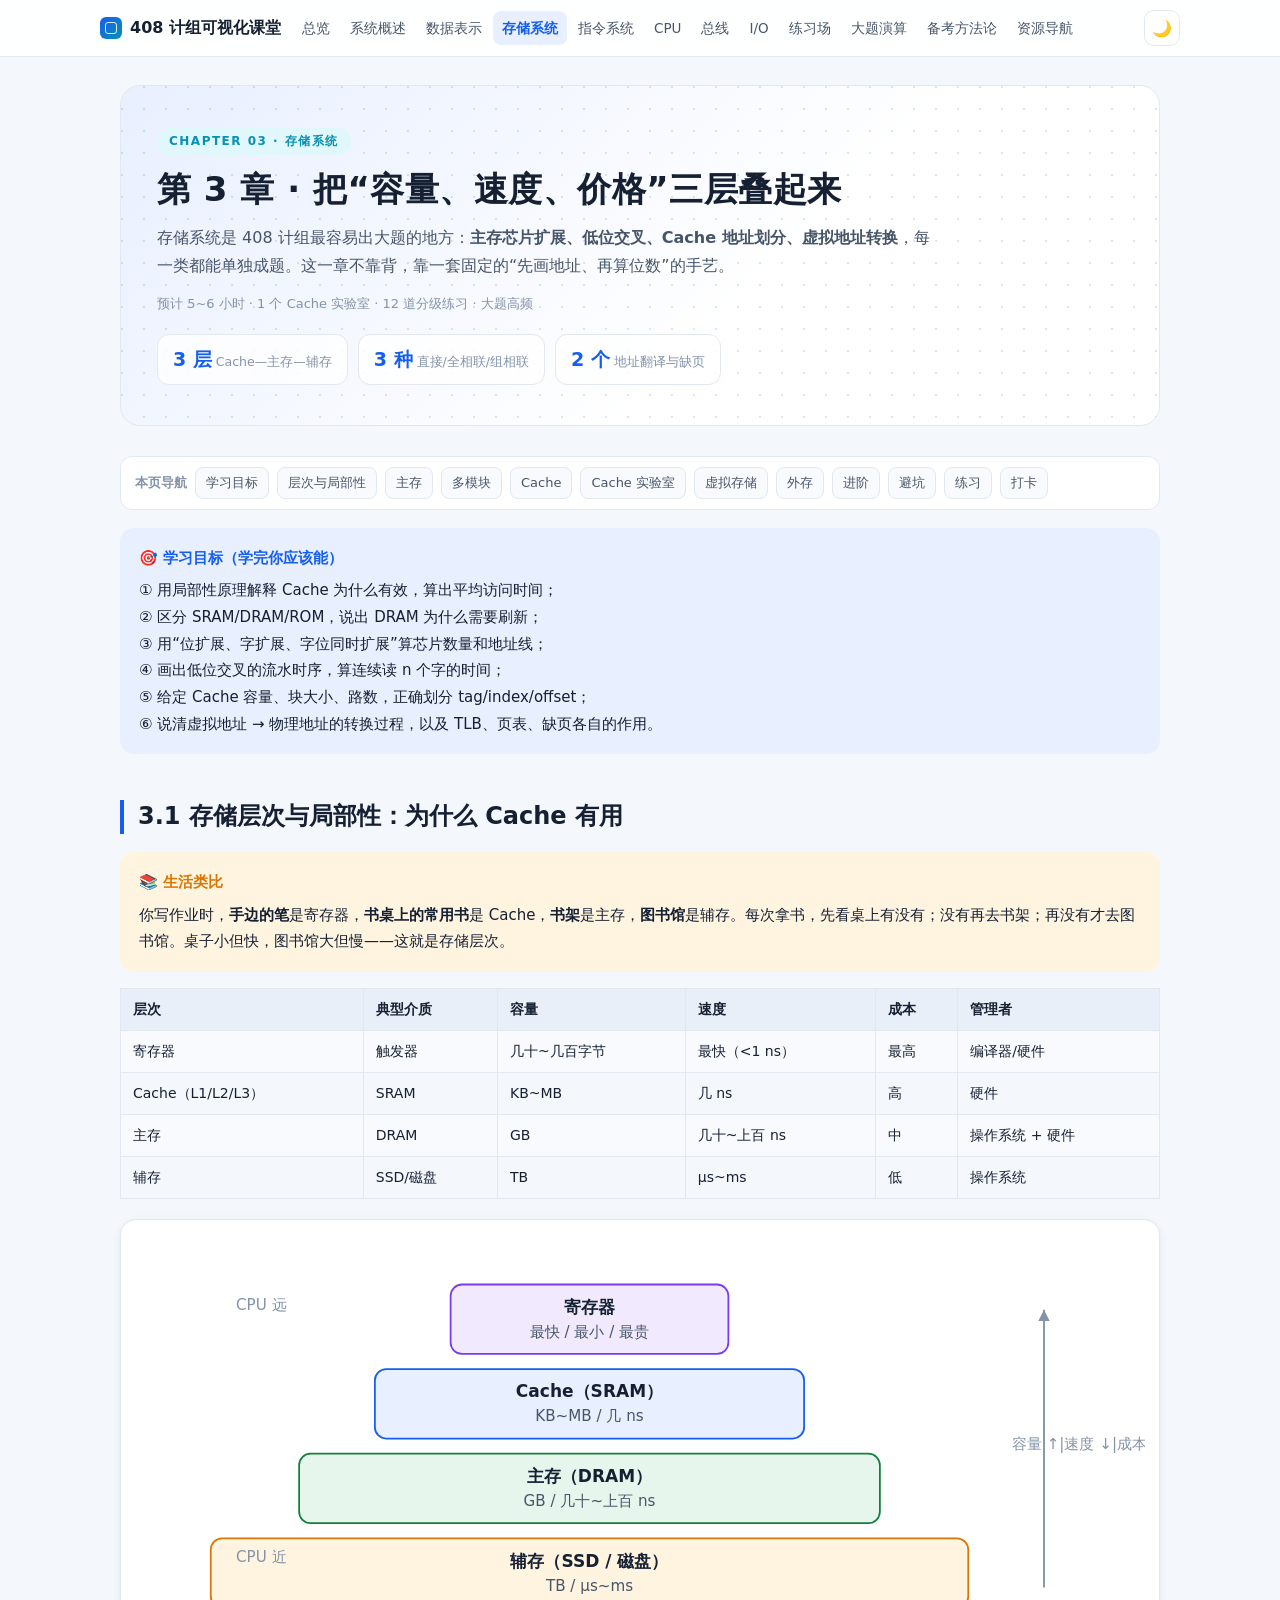
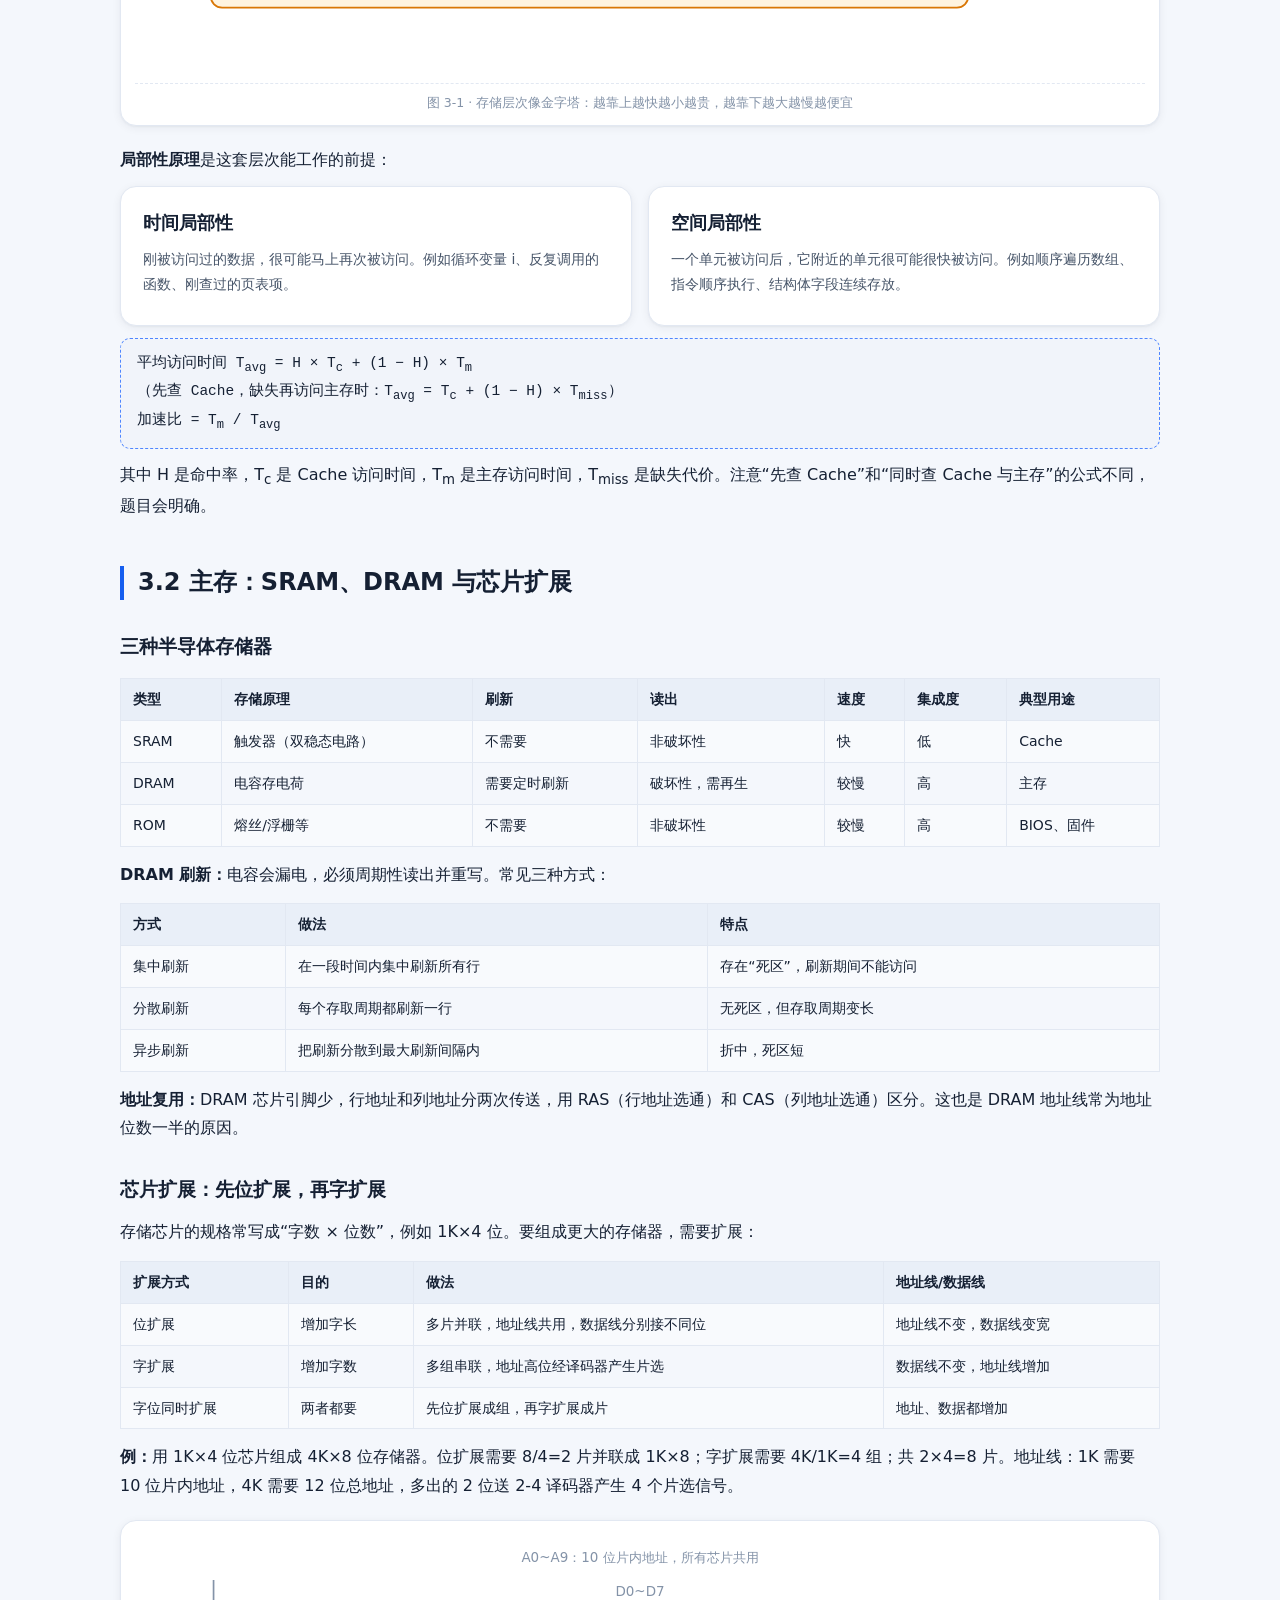
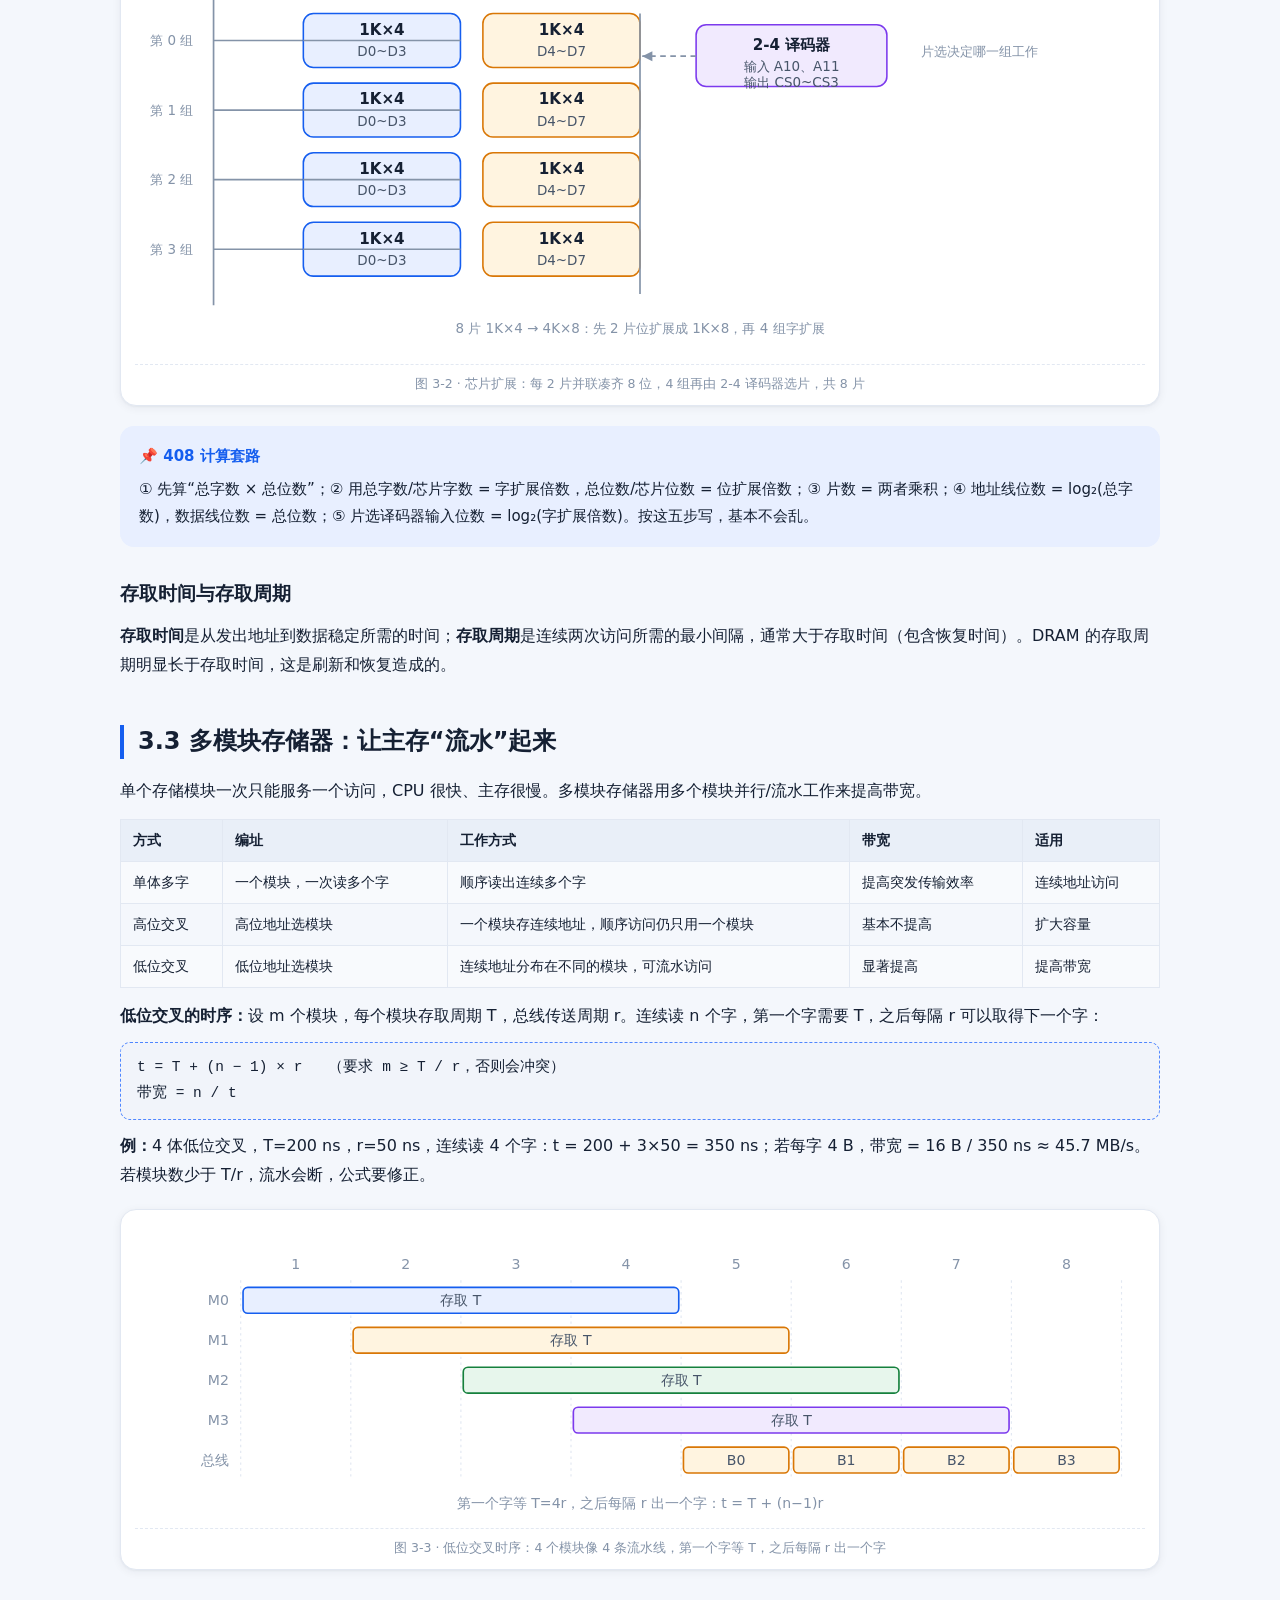
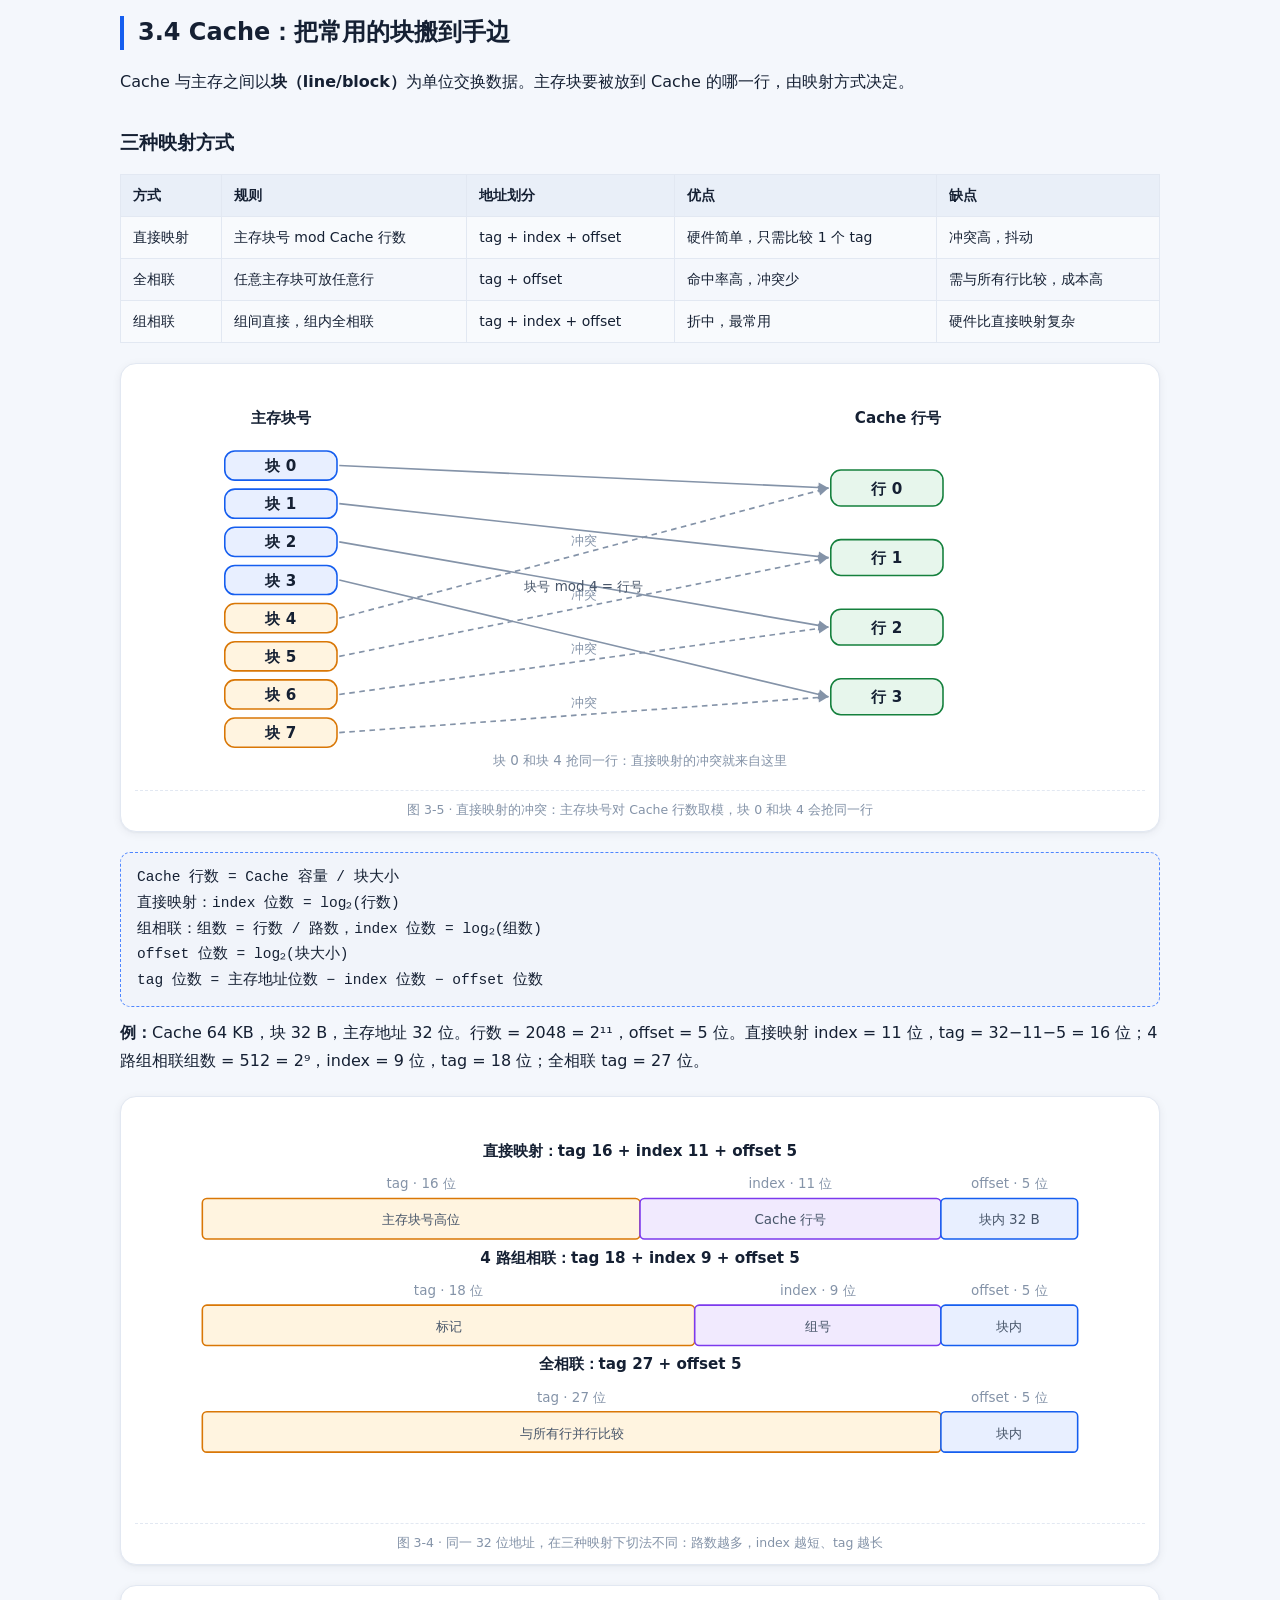
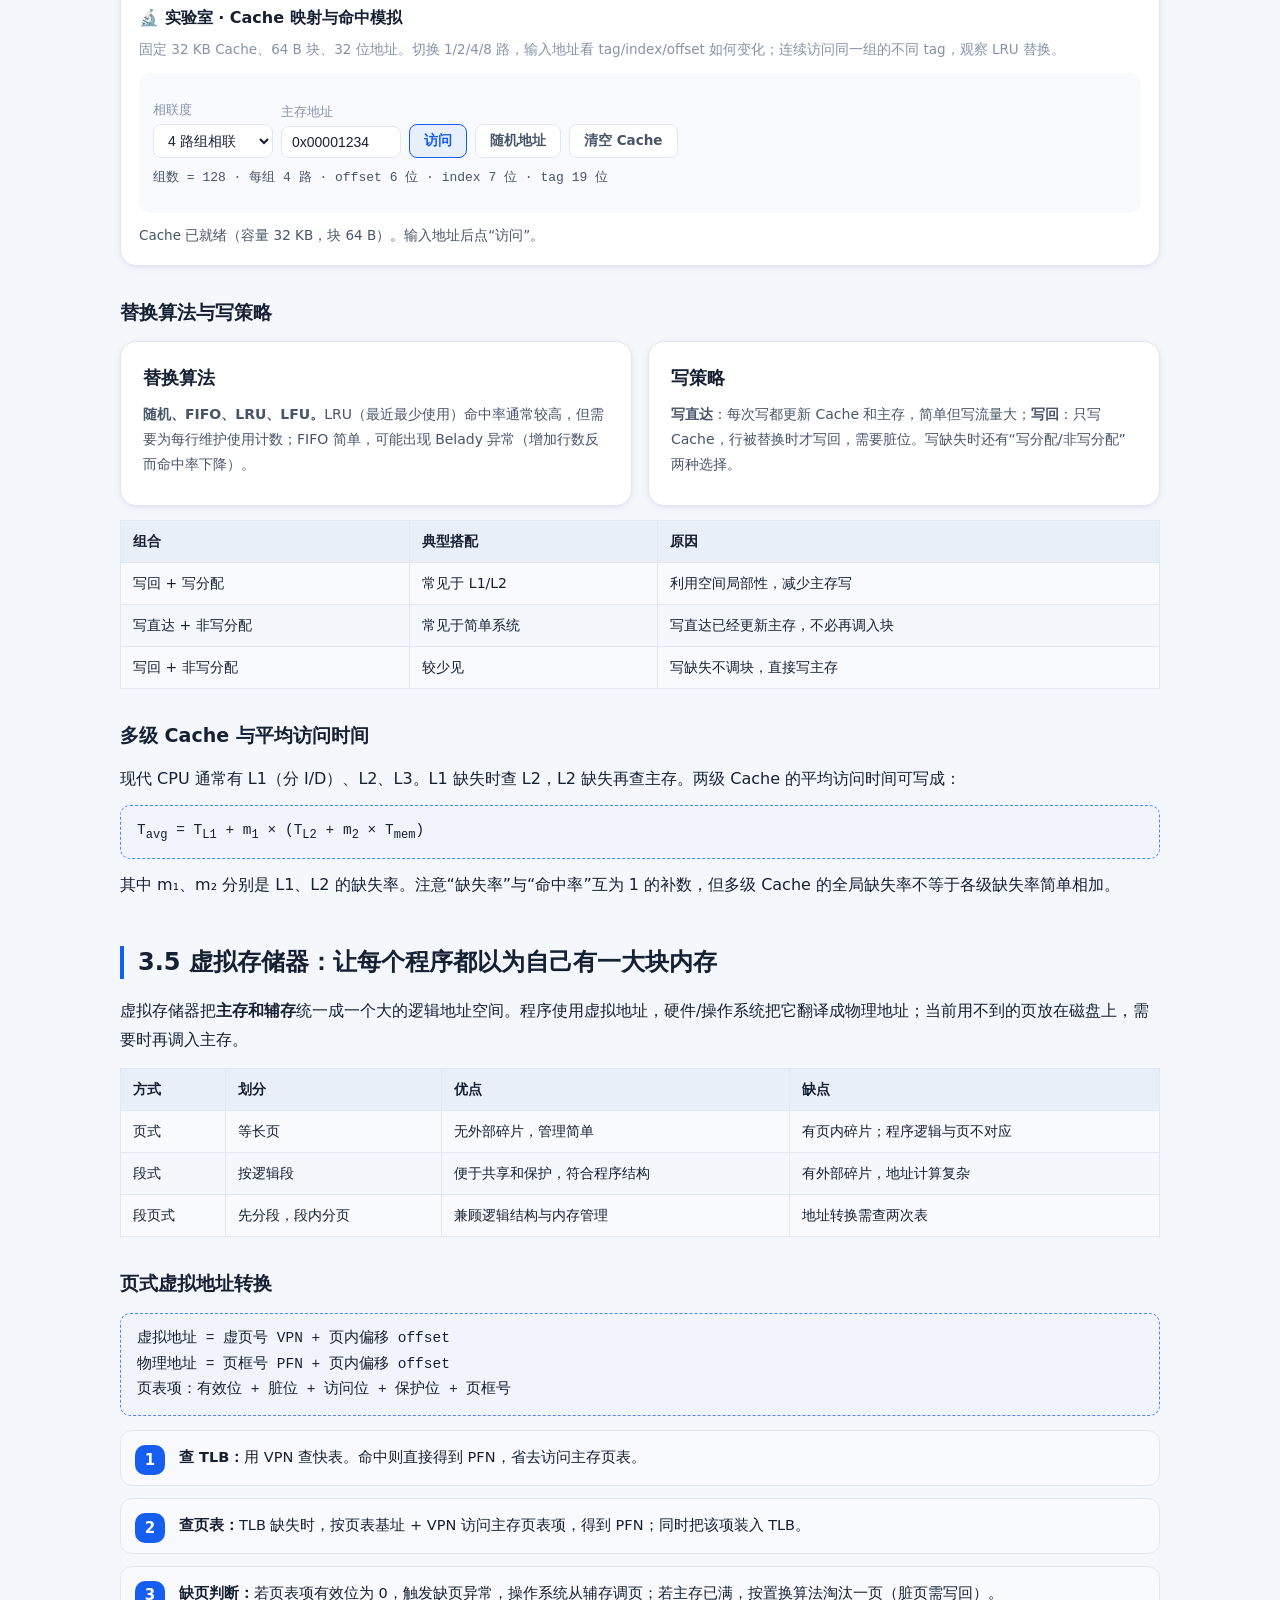
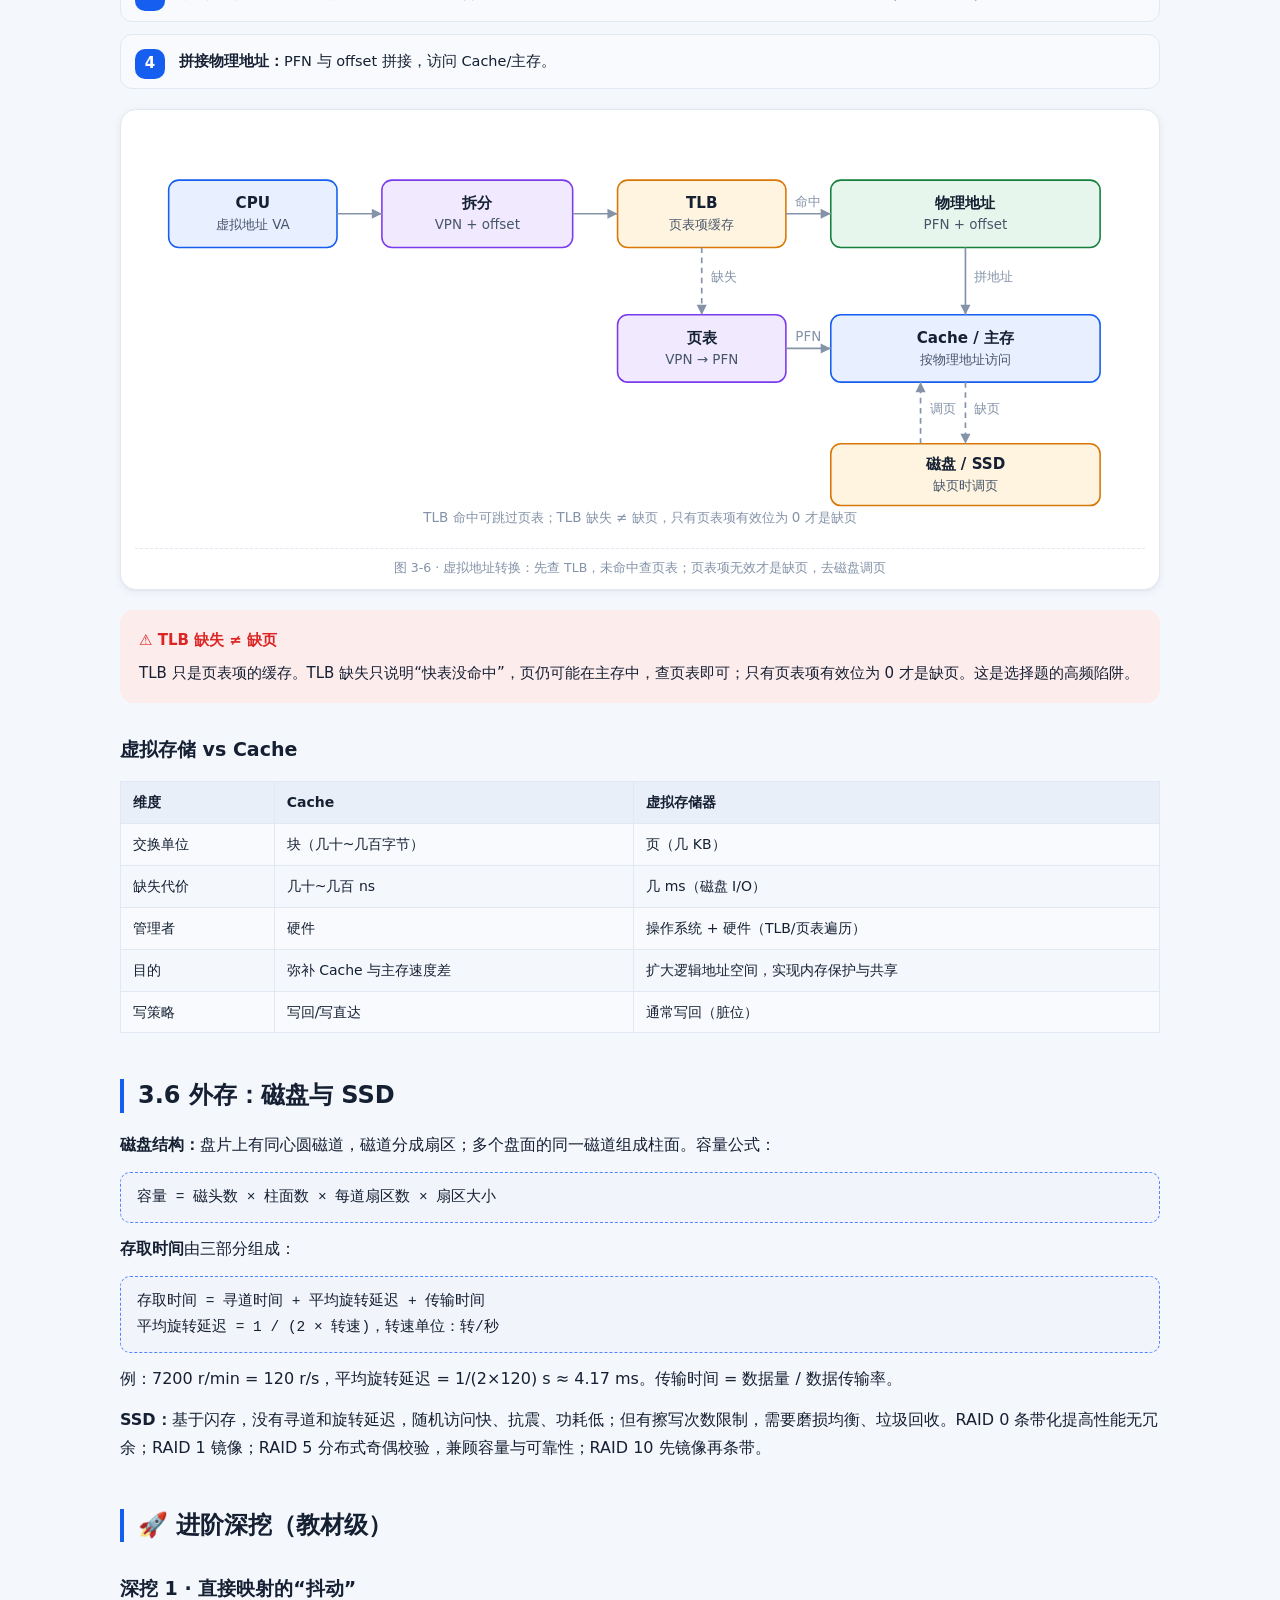
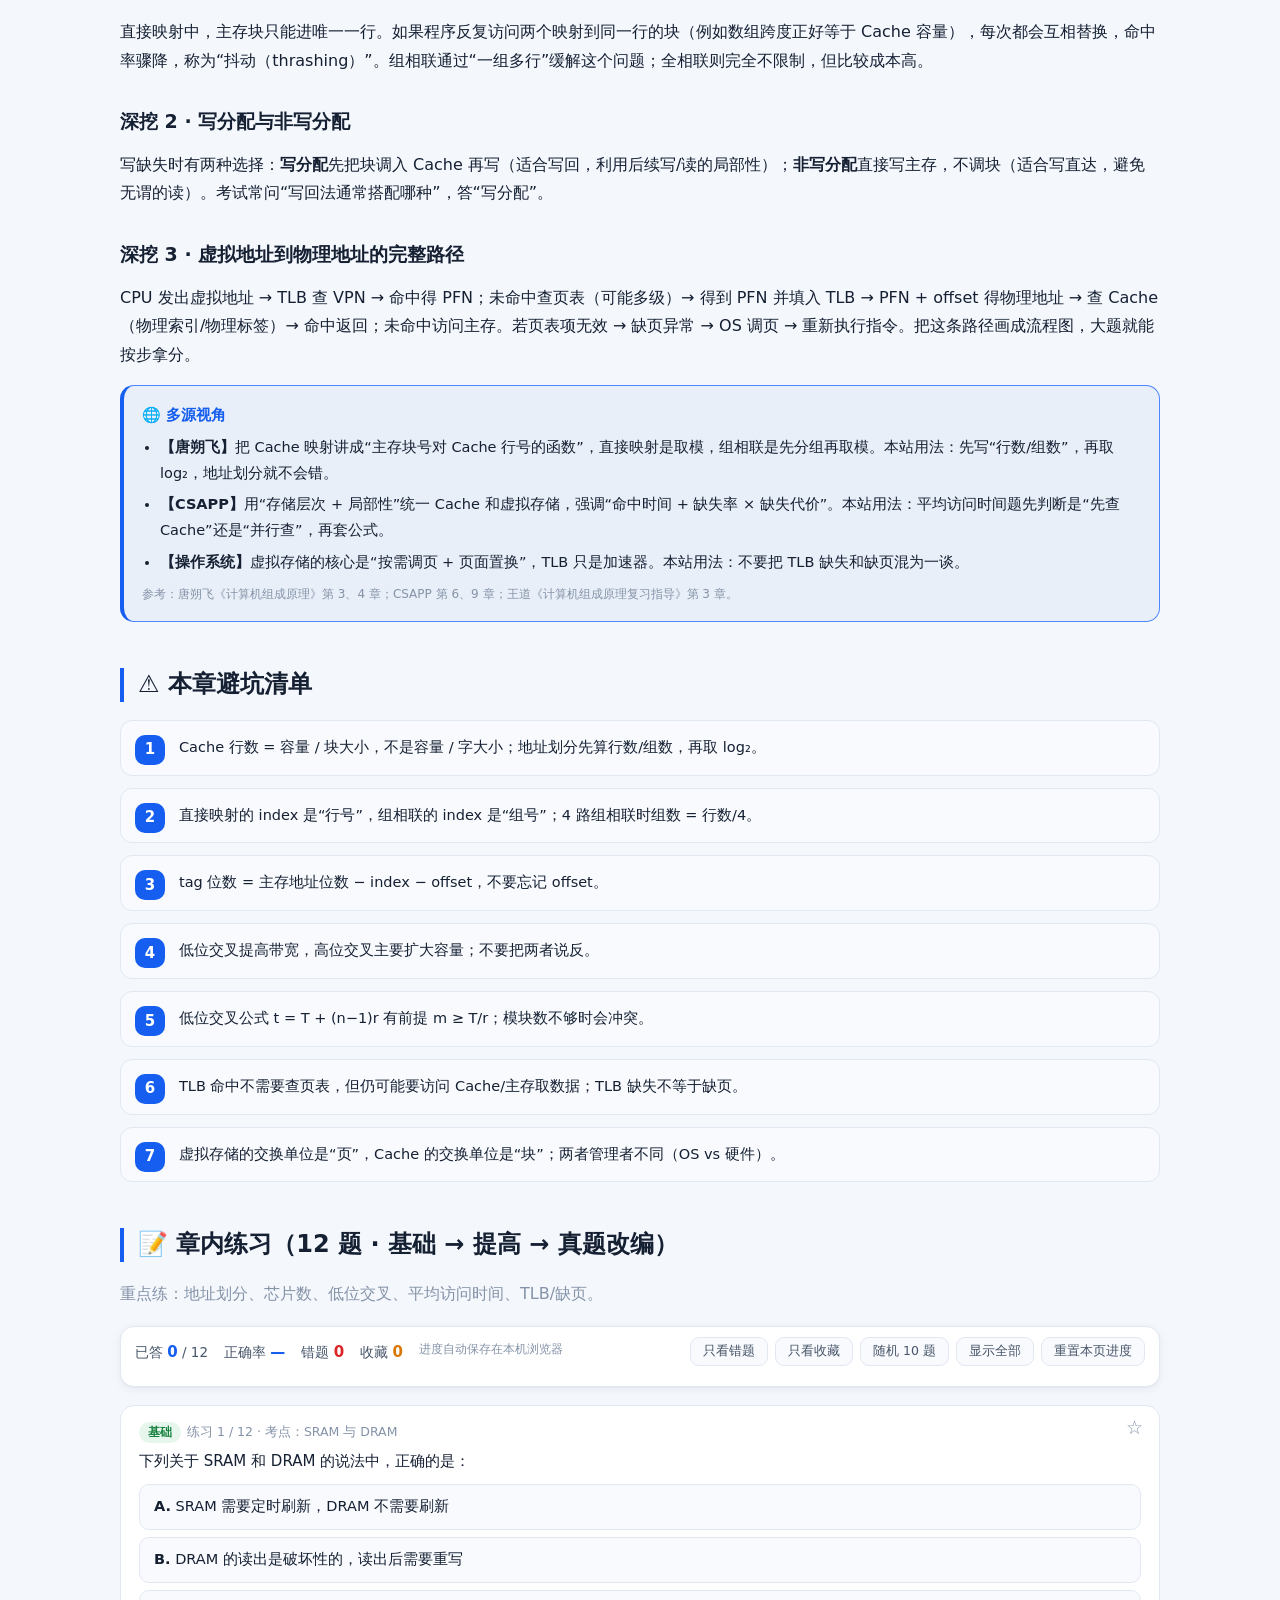
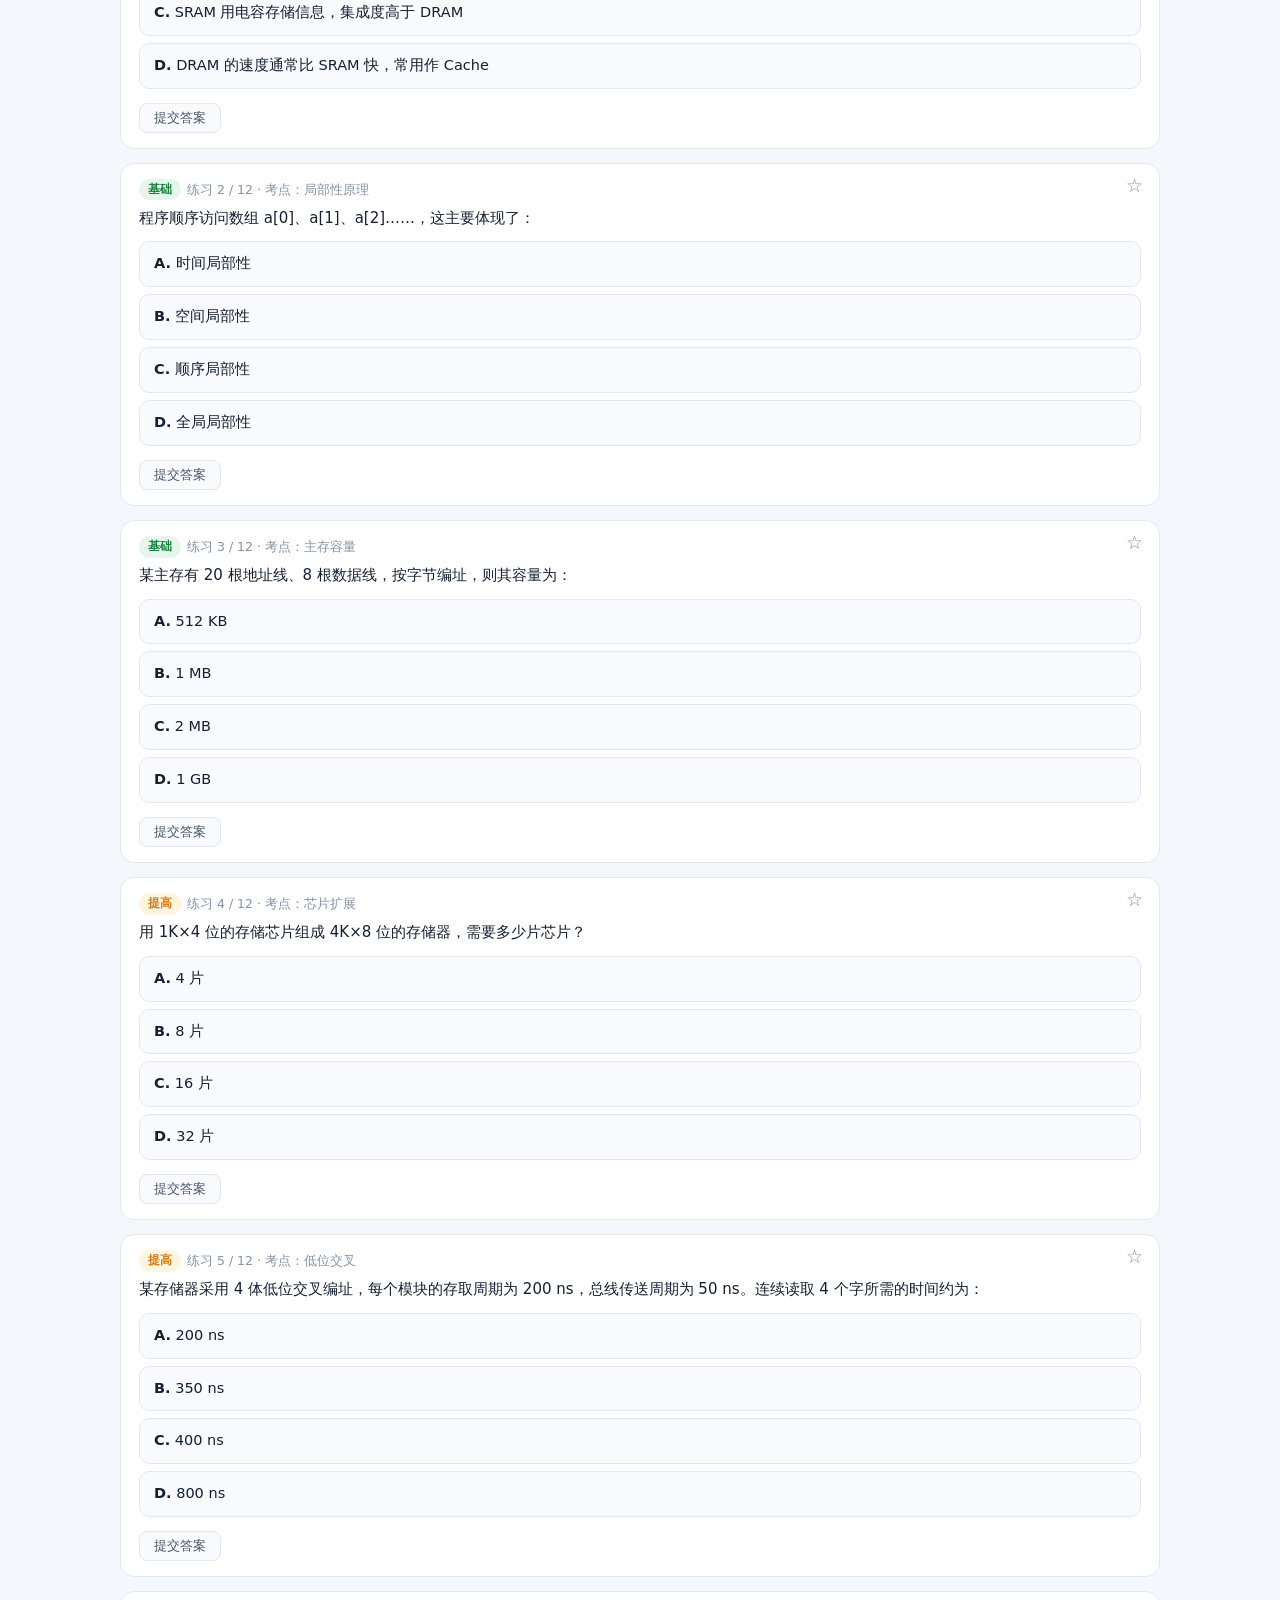
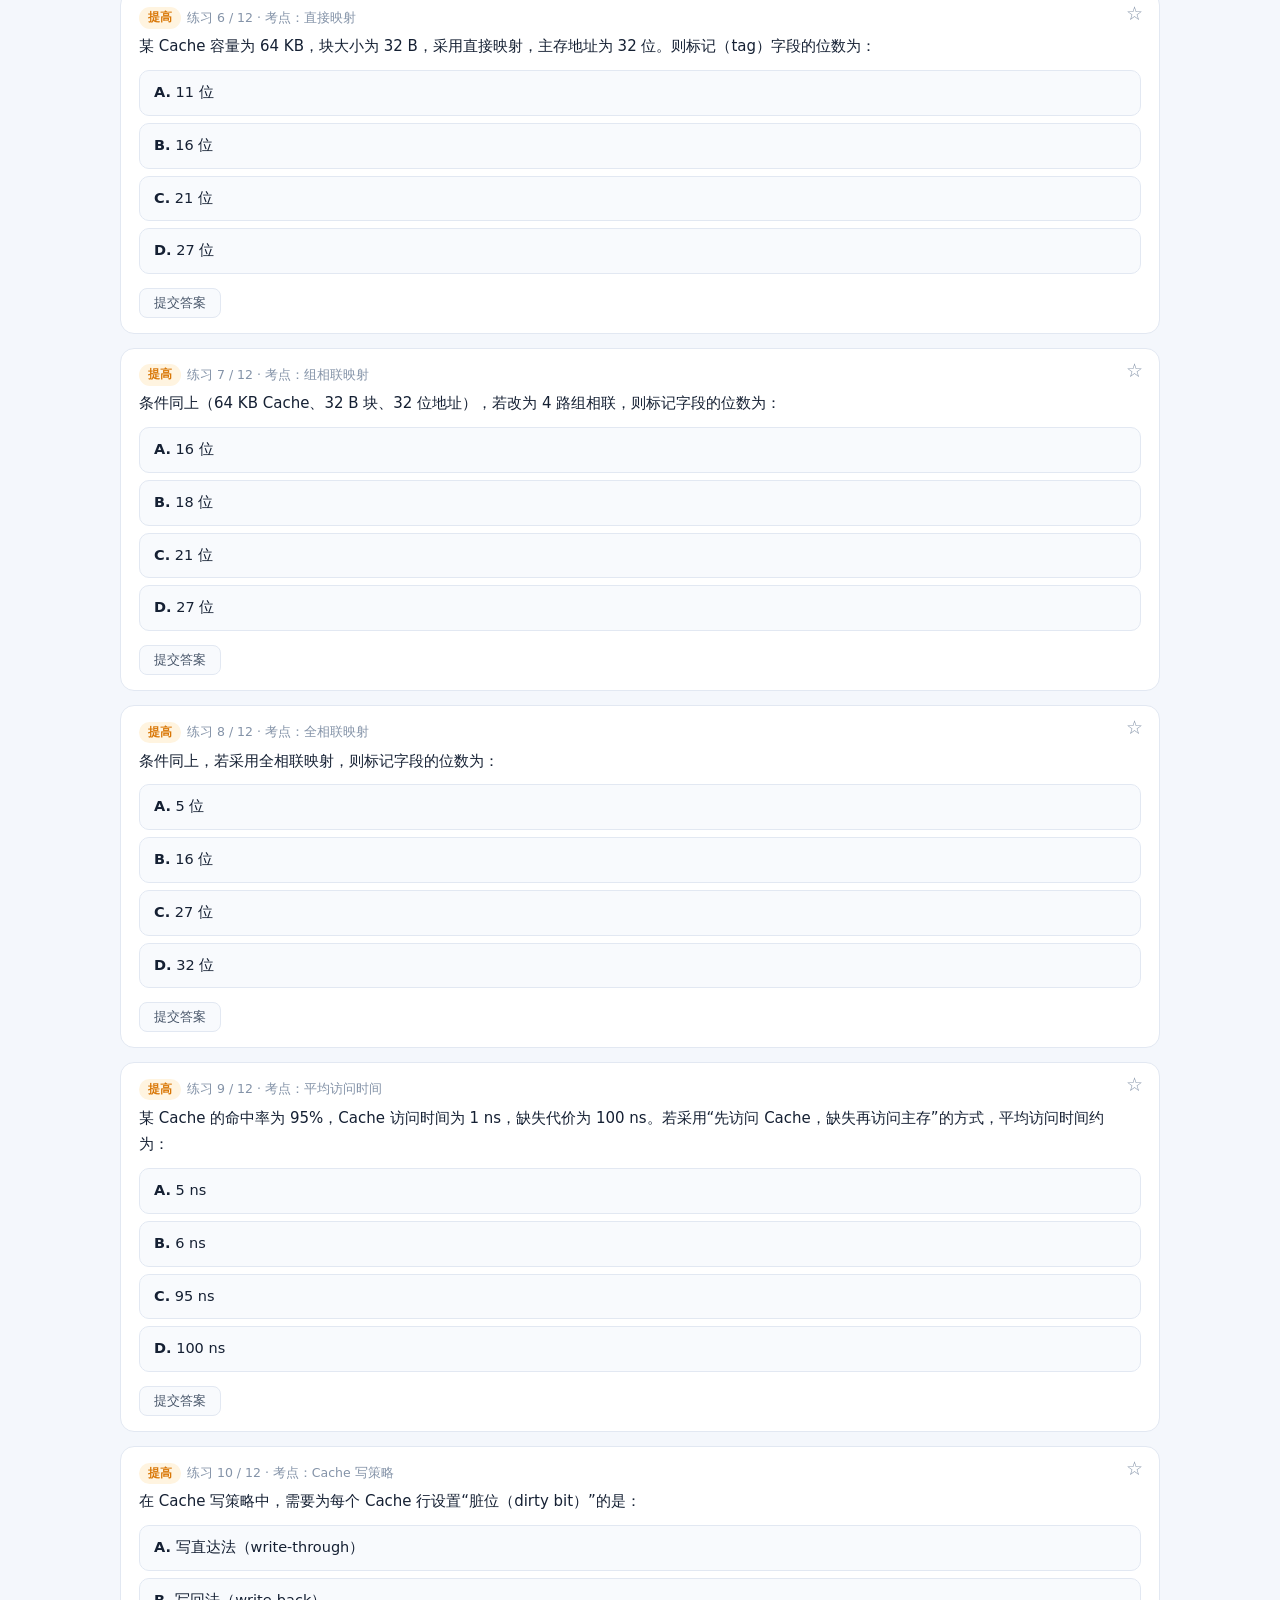
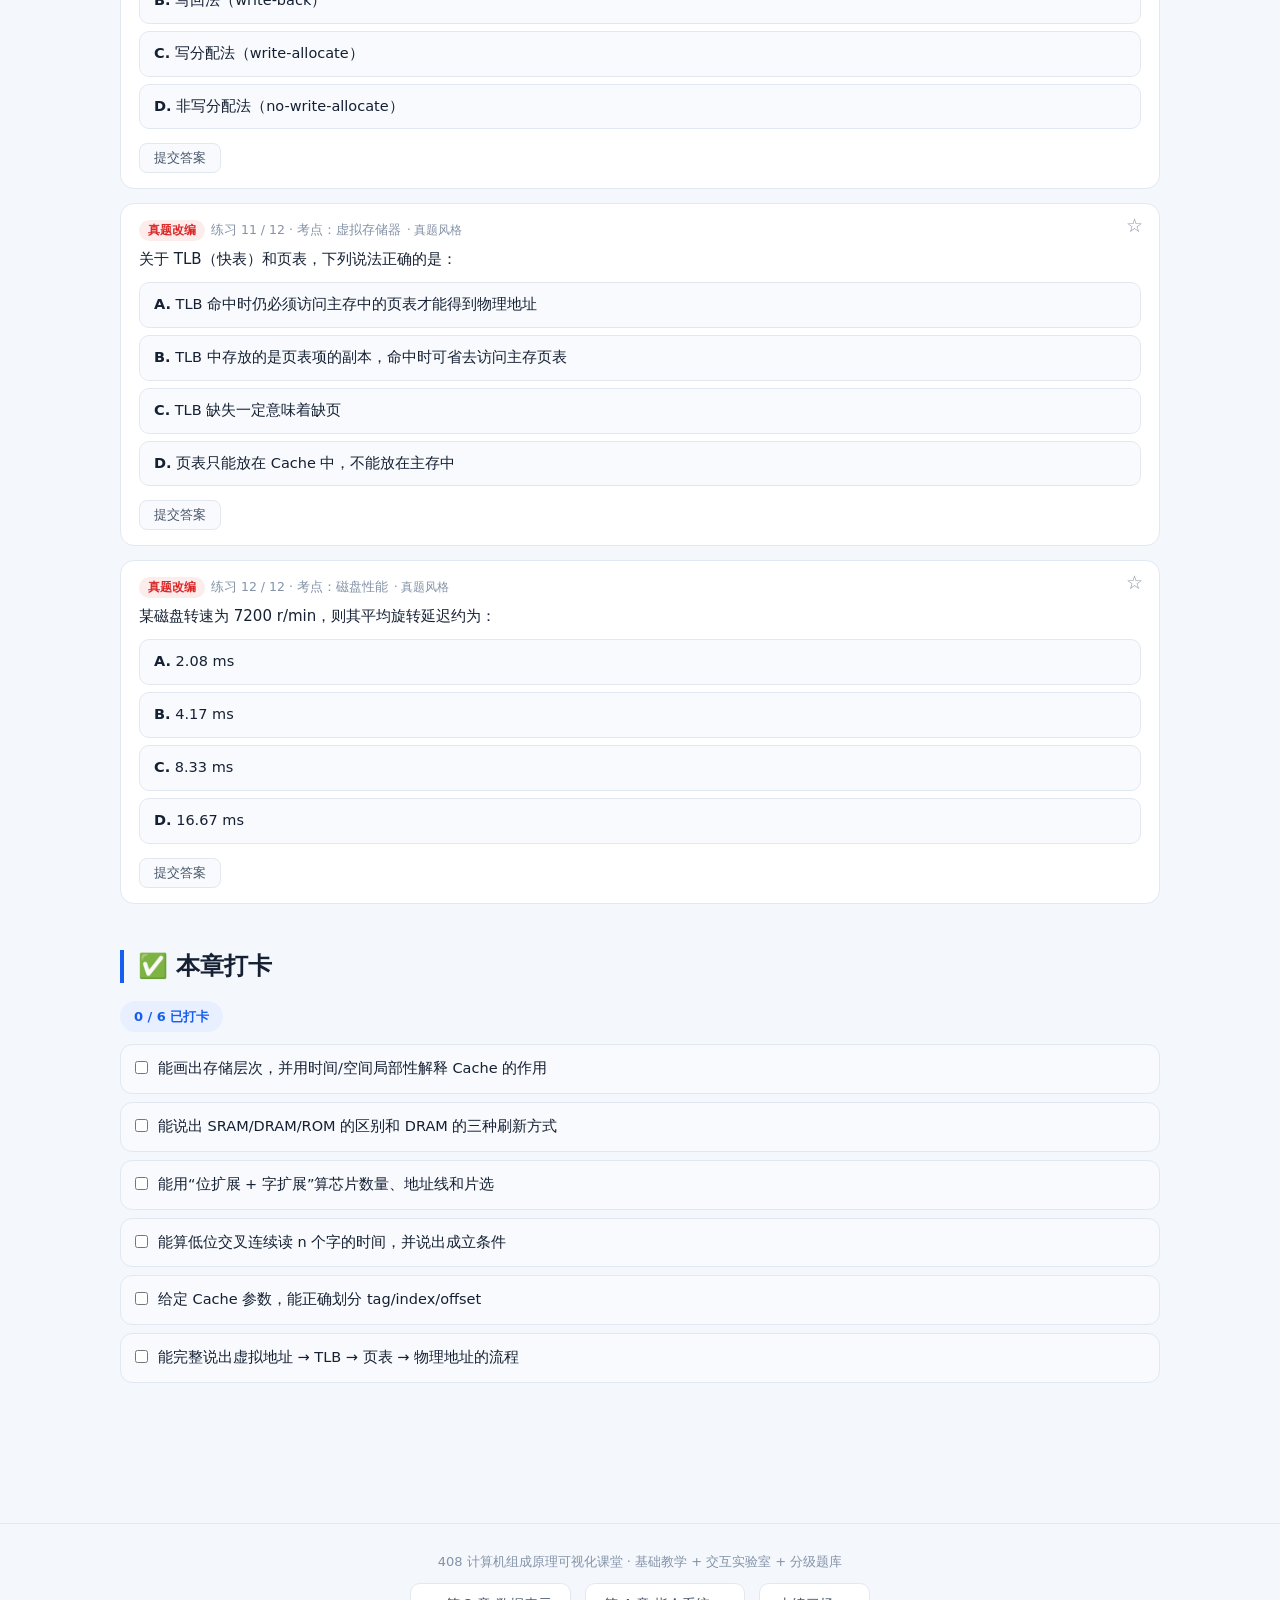
<file: ch03.html>
<!DOCTYPE html>
<html lang="zh-CN" data-theme="light">
<head>
<meta charset="UTF-8">
<meta name="viewport" content="width=device-width, initial-scale=1.0">
<title>第 3 章 存储系统 · 408 计算机组成原理可视化课堂</title>
<meta name="description" content="408 计算机组成原理第 3 章：存储层次、SRAM/DRAM、主存扩展、低位交叉、Cache 映射与虚拟存储器，附 Cache 命中实验室。">
<link rel="stylesheet" href="assets/style.css?v=3">
</head>
<body>
<nav class="topbar"><div class="topbar-inner">
  <a class="logo" href="index.html"><span class="dot"></span>408 计组可视化课堂</a>
  <div class="nav-links">
    <a href="index.html">总览</a><a href="ch01.html">系统概述</a><a href="ch02.html">数据表示</a><a href="ch03.html">存储系统</a><a href="ch04.html">指令系统</a><a href="ch05.html">CPU</a><a href="ch06.html">总线</a><a href="ch07.html">I/O</a><a href="practice.html">练习场</a><a href="bigquestions.html">大题演算</a><a href="method.html">备考方法论</a><a href="resources.html">资源导航</a>
  </div>
  <button class="theme-btn" title="切换明暗主题">🌙</button>
</div></nav>

<div class="wrap">
  <div class="hero">
    <span class="kicker">CHAPTER 03 · 存储系统</span>
    <h1>第 3 章 · 把“容量、速度、价格”三层叠起来</h1>
    <p>存储系统是 408 计组最容易出大题的地方：<b>主存芯片扩展、低位交叉、Cache 地址划分、虚拟地址转换</b>，每一类都能单独成题。这一章不靠背，靠一套固定的“先画地址、再算位数”的手艺。</p>
    <p class="tagline">预计 5~6 小时 · 1 个 Cache 实验室 · 12 道分级练习 · 大题高频</p>
    <div class="stats">
      <div class="stat"><b>3 层</b><span>Cache—主存—辅存</span></div>
      <div class="stat"><b>3 种</b><span>直接/全相联/组相联</span></div>
      <div class="stat"><b>2 个</b><span>地址翻译与缺页</span></div>
    </div>
  </div>

  <div class="toc"><span class="toc-label">本页导航</span><a href="#goal">学习目标</a><a href="#s1">层次与局部性</a><a href="#s2">主存</a><a href="#s3">多模块</a><a href="#s4">Cache</a><a href="#lab">Cache 实验室</a><a href="#s5">虚拟存储</a><a href="#s6">外存</a><a href="#deep">进阶</a><a href="#pit">避坑</a><a href="#quiz">练习</a><a href="#ck">打卡</a></div>

  <div class="callout exam" id="goal"><div class="co-title">🎯 学习目标（学完你应该能）</div>
  ① 用局部性原理解释 Cache 为什么有效，算出平均访问时间；<br>
  ② 区分 SRAM/DRAM/ROM，说出 DRAM 为什么需要刷新；<br>
  ③ 用“位扩展、字扩展、字位同时扩展”算芯片数量和地址线；<br>
  ④ 画出低位交叉的流水时序，算连续读 n 个字的时间；<br>
  ⑤ 给定 Cache 容量、块大小、路数，正确划分 tag/index/offset；<br>
  ⑥ 说清虚拟地址 → 物理地址的转换过程，以及 TLB、页表、缺页各自的作用。</div>

  <h2 class="sec" id="s1">3.1 存储层次与局部性：为什么 Cache 有用</h2>
  <div class="callout life"><div class="co-title">📚 生活类比</div>
  你写作业时，<b>手边的笔</b>是寄存器，<b>书桌上的常用书</b>是 Cache，<b>书架</b>是主存，<b>图书馆</b>是辅存。每次拿书，先看桌上有没有；没有再去书架；再没有才去图书馆。桌子小但快，图书馆大但慢——这就是存储层次。</div>

  <table class="tbl">
    <tr><th>层次</th><th>典型介质</th><th>容量</th><th>速度</th><th>成本</th><th>管理者</th></tr>
    <tr><td>寄存器</td><td>触发器</td><td>几十~几百字节</td><td>最快（&lt;1 ns）</td><td>最高</td><td>编译器/硬件</td></tr>
    <tr><td>Cache（L1/L2/L3）</td><td>SRAM</td><td>KB~MB</td><td>几 ns</td><td>高</td><td>硬件</td></tr>
    <tr><td>主存</td><td>DRAM</td><td>GB</td><td>几十~上百 ns</td><td>中</td><td>操作系统 + 硬件</td></tr>
    <tr><td>辅存</td><td>SSD/磁盘</td><td>TB</td><td>μs~ms</td><td>低</td><td>操作系统</td></tr>
  </table>

  <figure class="vis" data-vis="memory-hierarchy">
    <figcaption>图 3-1 · 存储层次像金字塔：越靠上越快越小越贵，越靠下越大越慢越便宜</figcaption>
  </figure>

  <p><b>局部性原理</b>是这套层次能工作的前提：</p>
  <div class="grid cols-2">
    <div class="card"><h3>时间局部性</h3><p>刚被访问过的数据，很可能马上再次被访问。例如循环变量 i、反复调用的函数、刚查过的页表项。</p></div>
    <div class="card"><h3>空间局部性</h3><p>一个单元被访问后，它附近的单元很可能很快被访问。例如顺序遍历数组、指令顺序执行、结构体字段连续存放。</p></div>
  </div>

  <div class="formula">
    平均访问时间 T<sub>avg</sub> = H × T<sub>c</sub> + (1 − H) × T<sub>m</sub><br>
    （先查 Cache，缺失再访问主存时：T<sub>avg</sub> = T<sub>c</sub> + (1 − H) × T<sub>miss</sub>）<br>
    加速比 = T<sub>m</sub> / T<sub>avg</sub>
  </div>
  <p>其中 H 是命中率，T<sub>c</sub> 是 Cache 访问时间，T<sub>m</sub> 是主存访问时间，T<sub>miss</sub> 是缺失代价。注意“先查 Cache”和“同时查 Cache 与主存”的公式不同，题目会明确。</p>

  <h2 class="sec" id="s2">3.2 主存：SRAM、DRAM 与芯片扩展</h2>
  <h3 class="sub">三种半导体存储器</h3>
  <table class="tbl">
    <tr><th>类型</th><th>存储原理</th><th>刷新</th><th>读出</th><th>速度</th><th>集成度</th><th>典型用途</th></tr>
    <tr><td>SRAM</td><td>触发器（双稳态电路）</td><td>不需要</td><td>非破坏性</td><td>快</td><td>低</td><td>Cache</td></tr>
    <tr><td>DRAM</td><td>电容存电荷</td><td>需要定时刷新</td><td>破坏性，需再生</td><td>较慢</td><td>高</td><td>主存</td></tr>
    <tr><td>ROM</td><td>熔丝/浮栅等</td><td>不需要</td><td>非破坏性</td><td>较慢</td><td>高</td><td>BIOS、固件</td></tr>
  </table>
  <p><b>DRAM 刷新：</b>电容会漏电，必须周期性读出并重写。常见三种方式：</p>
  <table class="tbl">
    <tr><th>方式</th><th>做法</th><th>特点</th></tr>
    <tr><td>集中刷新</td><td>在一段时间内集中刷新所有行</td><td>存在“死区”，刷新期间不能访问</td></tr>
    <tr><td>分散刷新</td><td>每个存取周期都刷新一行</td><td>无死区，但存取周期变长</td></tr>
    <tr><td>异步刷新</td><td>把刷新分散到最大刷新间隔内</td><td>折中，死区短</td></tr>
  </table>
  <p><b>地址复用：</b>DRAM 芯片引脚少，行地址和列地址分两次传送，用 RAS（行地址选通）和 CAS（列地址选通）区分。这也是 DRAM 地址线常为地址位数一半的原因。</p>

  <h3 class="sub">芯片扩展：先位扩展，再字扩展</h3>
  <p>存储芯片的规格常写成“字数 × 位数”，例如 1K×4 位。要组成更大的存储器，需要扩展：</p>
  <table class="tbl">
    <tr><th>扩展方式</th><th>目的</th><th>做法</th><th>地址线/数据线</th></tr>
    <tr><td>位扩展</td><td>增加字长</td><td>多片并联，地址线共用，数据线分别接不同位</td><td>地址线不变，数据线变宽</td></tr>
    <tr><td>字扩展</td><td>增加字数</td><td>多组串联，地址高位经译码器产生片选</td><td>数据线不变，地址线增加</td></tr>
    <tr><td>字位同时扩展</td><td>两者都要</td><td>先位扩展成组，再字扩展成片</td><td>地址、数据都增加</td></tr>
  </table>
  <p><b>例：</b>用 1K×4 位芯片组成 4K×8 位存储器。位扩展需要 8/4=2 片并联成 1K×8；字扩展需要 4K/1K=4 组；共 2×4=8 片。地址线：1K 需要 10 位片内地址，4K 需要 12 位总地址，多出的 2 位送 2-4 译码器产生 4 个片选信号。</p>

  <figure class="vis" data-vis="chip-expansion">
    <figcaption>图 3-2 · 芯片扩展：每 2 片并联凑齐 8 位，4 组再由 2-4 译码器选片，共 8 片</figcaption>
  </figure>

  <div class="callout exam"><div class="co-title">📌 408 计算套路</div>
  ① 先算“总字数 × 总位数”；② 用总字数/芯片字数 = 字扩展倍数，总位数/芯片位数 = 位扩展倍数；③ 片数 = 两者乘积；④ 地址线位数 = log₂(总字数)，数据线位数 = 总位数；⑤ 片选译码器输入位数 = log₂(字扩展倍数)。按这五步写，基本不会乱。</div>

  <h3 class="sub">存取时间与存取周期</h3>
  <p><b>存取时间</b>是从发出地址到数据稳定所需的时间；<b>存取周期</b>是连续两次访问所需的最小间隔，通常大于存取时间（包含恢复时间）。DRAM 的存取周期明显长于存取时间，这是刷新和恢复造成的。</p>

  <h2 class="sec" id="s3">3.3 多模块存储器：让主存“流水”起来</h2>
  <p>单个存储模块一次只能服务一个访问，CPU 很快、主存很慢。多模块存储器用多个模块并行/流水工作来提高带宽。</p>
  <table class="tbl">
    <tr><th>方式</th><th>编址</th><th>工作方式</th><th>带宽</th><th>适用</th></tr>
    <tr><td>单体多字</td><td>一个模块，一次读多个字</td><td>顺序读出连续多个字</td><td>提高突发传输效率</td><td>连续地址访问</td></tr>
    <tr><td>高位交叉</td><td>高位地址选模块</td><td>一个模块存连续地址，顺序访问仍只用一个模块</td><td>基本不提高</td><td>扩大容量</td></tr>
    <tr><td>低位交叉</td><td>低位地址选模块</td><td>连续地址分布在不同的模块，可流水访问</td><td>显著提高</td><td>提高带宽</td></tr>
  </table>
  <p><b>低位交叉的时序：</b>设 m 个模块，每个模块存取周期 T，总线传送周期 r。连续读 n 个字，第一个字需要 T，之后每隔 r 可以取得下一个字：</p>
  <div class="formula">
    t = T + (n − 1) × r &nbsp;&nbsp;（要求 m ≥ T / r，否则会冲突）<br>
    带宽 = n / t
  </div>
  <p><b>例：</b>4 体低位交叉，T=200 ns，r=50 ns，连续读 4 个字：t = 200 + 3×50 = 350 ns；若每字 4 B，带宽 = 16 B / 350 ns ≈ 45.7 MB/s。若模块数少于 T/r，流水会断，公式要修正。</p>

  <figure class="vis" data-vis="low-order-interleave">
    <figcaption>图 3-3 · 低位交叉时序：4 个模块像 4 条流水线，第一个字等 T，之后每隔 r 出一个字</figcaption>
  </figure>

  <h2 class="sec" id="s4">3.4 Cache：把常用的块搬到手边</h2>
  <p>Cache 与主存之间以<b>块（line/block）</b>为单位交换数据。主存块要被放到 Cache 的哪一行，由映射方式决定。</p>

  <h3 class="sub">三种映射方式</h3>
  <table class="tbl">
    <tr><th>方式</th><th>规则</th><th>地址划分</th><th>优点</th><th>缺点</th></tr>
    <tr><td>直接映射</td><td>主存块号 mod Cache 行数</td><td>tag + index + offset</td><td>硬件简单，只需比较 1 个 tag</td><td>冲突高，抖动</td></tr>
    <tr><td>全相联</td><td>任意主存块可放任意行</td><td>tag + offset</td><td>命中率高，冲突少</td><td>需与所有行比较，成本高</td></tr>
    <tr><td>组相联</td><td>组间直接，组内全相联</td><td>tag + index + offset</td><td>折中，最常用</td><td>硬件比直接映射复杂</td></tr>
  </table>

  <figure class="vis" data-vis="cache-direct-map">
    <figcaption>图 3-5 · 直接映射的冲突：主存块号对 Cache 行数取模，块 0 和块 4 会抢同一行</figcaption>
  </figure>

  <div class="formula">
    Cache 行数 = Cache 容量 / 块大小<br>
    直接映射：index 位数 = log₂(行数)<br>
    组相联：组数 = 行数 / 路数，index 位数 = log₂(组数)<br>
    offset 位数 = log₂(块大小)<br>
    tag 位数 = 主存地址位数 − index 位数 − offset 位数
  </div>

  <p><b>例：</b>Cache 64 KB，块 32 B，主存地址 32 位。行数 = 2048 = 2¹¹，offset = 5 位。直接映射 index = 11 位，tag = 32−11−5 = 16 位；4 路组相联组数 = 512 = 2⁹，index = 9 位，tag = 18 位；全相联 tag = 27 位。</p>

  <figure class="vis" data-vis="cache-address">
    <figcaption>图 3-4 · 同一 32 位地址，在三种映射下切法不同：路数越多，index 越短、tag 越长</figcaption>
  </figure>

  <div class="lab" id="lab-cache">
    <div class="lab-title">🔬 实验室 · Cache 映射与命中模拟</div>
    <div class="lab-desc">固定 32 KB Cache、64 B 块、32 位地址。切换 1/2/4/8 路，输入地址看 tag/index/offset 如何变化；连续访问同一组的不同 tag，观察 LRU 替换。</div>
    <div class="lab-stage">
      <div class="lab-ctrl">
        <label class="lab-field">相联度<select id="cache-way"><option value="1">直接映射（1 路）</option><option value="2">2 路组相联</option><option value="4" selected>4 路组相联</option><option value="8">8 路组相联</option></select></label>
        <label class="lab-field">主存地址<input id="cache-addr" type="text" value="0x00001234"></label>
        <button id="cache-go" type="button">访问</button>
        <button id="cache-rand" class="ghost" type="button">随机地址</button>
        <button id="cache-reset" class="ghost" type="button">清空 Cache</button>
      </div>
      <div class="lab-kv" id="cache-config" style="margin-bottom:8px"></div>
      <div id="cache-out"></div>
    </div>
    <div class="lab-note" id="cache-note"></div>
  </div>

  <h3 class="sub">替换算法与写策略</h3>
  <div class="grid cols-2">
    <div class="card"><h3>替换算法</h3><p><b>随机、FIFO、LRU、LFU。</b>LRU（最近最少使用）命中率通常较高，但需要为每行维护使用计数；FIFO 简单，可能出现 Belady 异常（增加行数反而命中率下降）。</p></div>
    <div class="card"><h3>写策略</h3><p><b>写直达</b>：每次写都更新 Cache 和主存，简单但写流量大；<b>写回</b>：只写 Cache，行被替换时才写回，需要脏位。写缺失时还有“写分配/非写分配”两种选择。</p></div>
  </div>
  <table class="tbl">
    <tr><th>组合</th><th>典型搭配</th><th>原因</th></tr>
    <tr><td>写回 + 写分配</td><td>常见于 L1/L2</td><td>利用空间局部性，减少主存写</td></tr>
    <tr><td>写直达 + 非写分配</td><td>常见于简单系统</td><td>写直达已经更新主存，不必再调入块</td></tr>
    <tr><td>写回 + 非写分配</td><td>较少见</td><td>写缺失不调块，直接写主存</td></tr>
  </table>

  <h3 class="sub">多级 Cache 与平均访问时间</h3>
  <p>现代 CPU 通常有 L1（分 I/D）、L2、L3。L1 缺失时查 L2，L2 缺失再查主存。两级 Cache 的平均访问时间可写成：</p>
  <div class="formula">T<sub>avg</sub> = T<sub>L1</sub> + m<sub>1</sub> × (T<sub>L2</sub> + m<sub>2</sub> × T<sub>mem</sub>)</div>
  <p>其中 m₁、m₂ 分别是 L1、L2 的缺失率。注意“缺失率”与“命中率”互为 1 的补数，但多级 Cache 的全局缺失率不等于各级缺失率简单相加。</p>

  <h2 class="sec" id="s5">3.5 虚拟存储器：让每个程序都以为自己有一大块内存</h2>
  <p>虚拟存储器把<b>主存和辅存</b>统一成一个大的逻辑地址空间。程序使用虚拟地址，硬件/操作系统把它翻译成物理地址；当前用不到的页放在磁盘上，需要时再调入主存。</p>
  <table class="tbl">
    <tr><th>方式</th><th>划分</th><th>优点</th><th>缺点</th></tr>
    <tr><td>页式</td><td>等长页</td><td>无外部碎片，管理简单</td><td>有页内碎片；程序逻辑与页不对应</td></tr>
    <tr><td>段式</td><td>按逻辑段</td><td>便于共享和保护，符合程序结构</td><td>有外部碎片，地址计算复杂</td></tr>
    <tr><td>段页式</td><td>先分段，段内分页</td><td>兼顾逻辑结构与内存管理</td><td>地址转换需查两次表</td></tr>
  </table>

  <h3 class="sub">页式虚拟地址转换</h3>
  <div class="formula">
    虚拟地址 = 虚页号 VPN + 页内偏移 offset<br>
    物理地址 = 页框号 PFN + 页内偏移 offset<br>
    页表项：有效位 + 脏位 + 访问位 + 保护位 + 页框号
  </div>
  <div class="steps">
    <div class="step"><b>查 TLB：</b>用 VPN 查快表。命中则直接得到 PFN，省去访问主存页表。</div>
    <div class="step"><b>查页表：</b>TLB 缺失时，按页表基址 + VPN 访问主存页表项，得到 PFN；同时把该项装入 TLB。</div>
    <div class="step"><b>缺页判断：</b>若页表项有效位为 0，触发缺页异常，操作系统从辅存调页；若主存已满，按置换算法淘汰一页（脏页需写回）。</div>
    <div class="step"><b>拼接物理地址：</b>PFN 与 offset 拼接，访问 Cache/主存。</div>
  </div>

  <figure class="vis" data-vis="virtual-memory">
    <figcaption>图 3-6 · 虚拟地址转换：先查 TLB，未命中查页表；页表项无效才是缺页，去磁盘调页</figcaption>
  </figure>

  <div class="callout warn"><div class="co-title">⚠️ TLB 缺失 ≠ 缺页</div>
  TLB 只是页表项的缓存。TLB 缺失只说明“快表没命中”，页仍可能在主存中，查页表即可；只有页表项有效位为 0 才是缺页。这是选择题的高频陷阱。</div>

  <h3 class="sub">虚拟存储 vs Cache</h3>
  <table class="tbl">
    <tr><th>维度</th><th>Cache</th><th>虚拟存储器</th></tr>
    <tr><td>交换单位</td><td>块（几十~几百字节）</td><td>页（几 KB）</td></tr>
    <tr><td>缺失代价</td><td>几十~几百 ns</td><td>几 ms（磁盘 I/O）</td></tr>
    <tr><td>管理者</td><td>硬件</td><td>操作系统 + 硬件（TLB/页表遍历）</td></tr>
    <tr><td>目的</td><td>弥补 Cache 与主存速度差</td><td>扩大逻辑地址空间，实现内存保护与共享</td></tr>
    <tr><td>写策略</td><td>写回/写直达</td><td>通常写回（脏位）</td></tr>
  </table>

  <h2 class="sec" id="s6">3.6 外存：磁盘与 SSD</h2>
  <p><b>磁盘结构：</b>盘片上有同心圆磁道，磁道分成扇区；多个盘面的同一磁道组成柱面。容量公式：</p>
  <div class="formula">容量 = 磁头数 × 柱面数 × 每道扇区数 × 扇区大小</div>
  <p><b>存取时间</b>由三部分组成：</p>
  <div class="formula">
    存取时间 = 寻道时间 + 平均旋转延迟 + 传输时间<br>
    平均旋转延迟 = 1 / (2 × 转速)，转速单位：转/秒
  </div>
  <p>例：7200 r/min = 120 r/s，平均旋转延迟 = 1/(2×120) s ≈ 4.17 ms。传输时间 = 数据量 / 数据传输率。</p>
  <p><b>SSD：</b>基于闪存，没有寻道和旋转延迟，随机访问快、抗震、功耗低；但有擦写次数限制，需要磨损均衡、垃圾回收。RAID 0 条带化提高性能无冗余；RAID 1 镜像；RAID 5 分布式奇偶校验，兼顾容量与可靠性；RAID 10 先镜像再条带。</p>

  <h2 class="sec" id="deep">🚀 进阶深挖（教材级）</h2>
  <h3 class="sub">深挖 1 · 直接映射的“抖动”</h3>
  <p>直接映射中，主存块只能进唯一一行。如果程序反复访问两个映射到同一行的块（例如数组跨度正好等于 Cache 容量），每次都会互相替换，命中率骤降，称为“抖动（thrashing）”。组相联通过“一组多行”缓解这个问题；全相联则完全不限制，但比较成本高。</p>

  <h3 class="sub">深挖 2 · 写分配与非写分配</h3>
  <p>写缺失时有两种选择：<b>写分配</b>先把块调入 Cache 再写（适合写回，利用后续写/读的局部性）；<b>非写分配</b>直接写主存，不调块（适合写直达，避免无谓的读）。考试常问“写回法通常搭配哪种”，答“写分配”。</p>

  <h3 class="sub">深挖 3 · 虚拟地址到物理地址的完整路径</h3>
  <p>CPU 发出虚拟地址 → TLB 查 VPN → 命中得 PFN；未命中查页表（可能多级）→ 得到 PFN 并填入 TLB → PFN + offset 得物理地址 → 查 Cache（物理索引/物理标签）→ 命中返回；未命中访问主存。若页表项无效 → 缺页异常 → OS 调页 → 重新执行指令。把这条路径画成流程图，大题就能按步拿分。</p>

  <div class="callout views"><div class="co-title">🌐 多源视角</div>
  <ul>
    <li><b>【唐朔飞】</b>把 Cache 映射讲成“主存块号对 Cache 行号的函数”，直接映射是取模，组相联是先分组再取模。本站用法：先写“行数/组数”，再取 log₂，地址划分就不会错。</li>
    <li><b>【CSAPP】</b>用“存储层次 + 局部性”统一 Cache 和虚拟存储，强调“命中时间 + 缺失率 × 缺失代价”。本站用法：平均访问时间题先判断是“先查 Cache”还是“并行查”，再套公式。</li>
    <li><b>【操作系统】</b>虚拟存储的核心是“按需调页 + 页面置换”，TLB 只是加速器。本站用法：不要把 TLB 缺失和缺页混为一谈。</li>
  </ul>
  <div class="src">参考：唐朔飞《计算机组成原理》第 3、4 章；CSAPP 第 6、9 章；王道《计算机组成原理复习指导》第 3 章。</div></div>

  <h2 class="sec" id="pit">⚠️ 本章避坑清单</h2>
  <div class="steps">
    <div class="step">Cache 行数 = 容量 / 块大小，不是容量 / 字大小；地址划分先算行数/组数，再取 log₂。</div>
    <div class="step">直接映射的 index 是“行号”，组相联的 index 是“组号”；4 路组相联时组数 = 行数/4。</div>
    <div class="step">tag 位数 = 主存地址位数 − index − offset，不要忘记 offset。</div>
    <div class="step">低位交叉提高带宽，高位交叉主要扩大容量；不要把两者说反。</div>
    <div class="step">低位交叉公式 t = T + (n−1)r 有前提 m ≥ T/r；模块数不够时会冲突。</div>
    <div class="step">TLB 命中不需要查页表，但仍可能要访问 Cache/主存取数据；TLB 缺失不等于缺页。</div>
    <div class="step">虚拟存储的交换单位是“页”，Cache 的交换单位是“块”；两者管理者不同（OS vs 硬件）。</div>
  </div>

  <h2 class="sec" id="quiz">📝 章内练习（<span data-quiz-count>12</span> 题 · 基础 → 提高 → 真题改编）</h2>
  <p class="muted">重点练：地址划分、芯片数、低位交叉、平均访问时间、TLB/缺页。</p>
  <div data-quiz-ch="3"></div>

  <h2 class="sec" id="ck">✅ 本章打卡</h2>
  <div data-ck-scope>
    <p><span class="progress-pill">0 / 6 已打卡</span></p>
    <div class="checklist">
      <label class="check-item" data-ck="c3-1"><input type="checkbox"><span>能画出存储层次，并用时间/空间局部性解释 Cache 的作用</span></label>
      <label class="check-item" data-ck="c3-2"><input type="checkbox"><span>能说出 SRAM/DRAM/ROM 的区别和 DRAM 的三种刷新方式</span></label>
      <label class="check-item" data-ck="c3-3"><input type="checkbox"><span>能用“位扩展 + 字扩展”算芯片数量、地址线和片选</span></label>
      <label class="check-item" data-ck="c3-4"><input type="checkbox"><span>能算低位交叉连续读 n 个字的时间，并说出成立条件</span></label>
      <label class="check-item" data-ck="c3-5"><input type="checkbox"><span>给定 Cache 参数，能正确划分 tag/index/offset</span></label>
      <label class="check-item" data-ck="c3-6"><input type="checkbox"><span>能完整说出虚拟地址 → TLB → 页表 → 物理地址的流程</span></label>
    </div>
  </div>
</div>

<footer>
  408 计算机组成原理可视化课堂 · 基础教学 + 交互实验室 + 分级题库<br>
  <div class="pagers"><a href="ch02.html">← 第 2 章 数据表示</a><a href="ch04.html">第 4 章 指令系统 →</a><a href="practice.html">去练习场 →</a></div>
</footer>
<script src="assets/questions.js?v=1"></script>
<script src="assets/app.js?v=1"></script>
<script src="assets/visuals.js?v=1"></script>
<script src="assets/labs.js?v=2"></script>
</body>
</html>
</file>
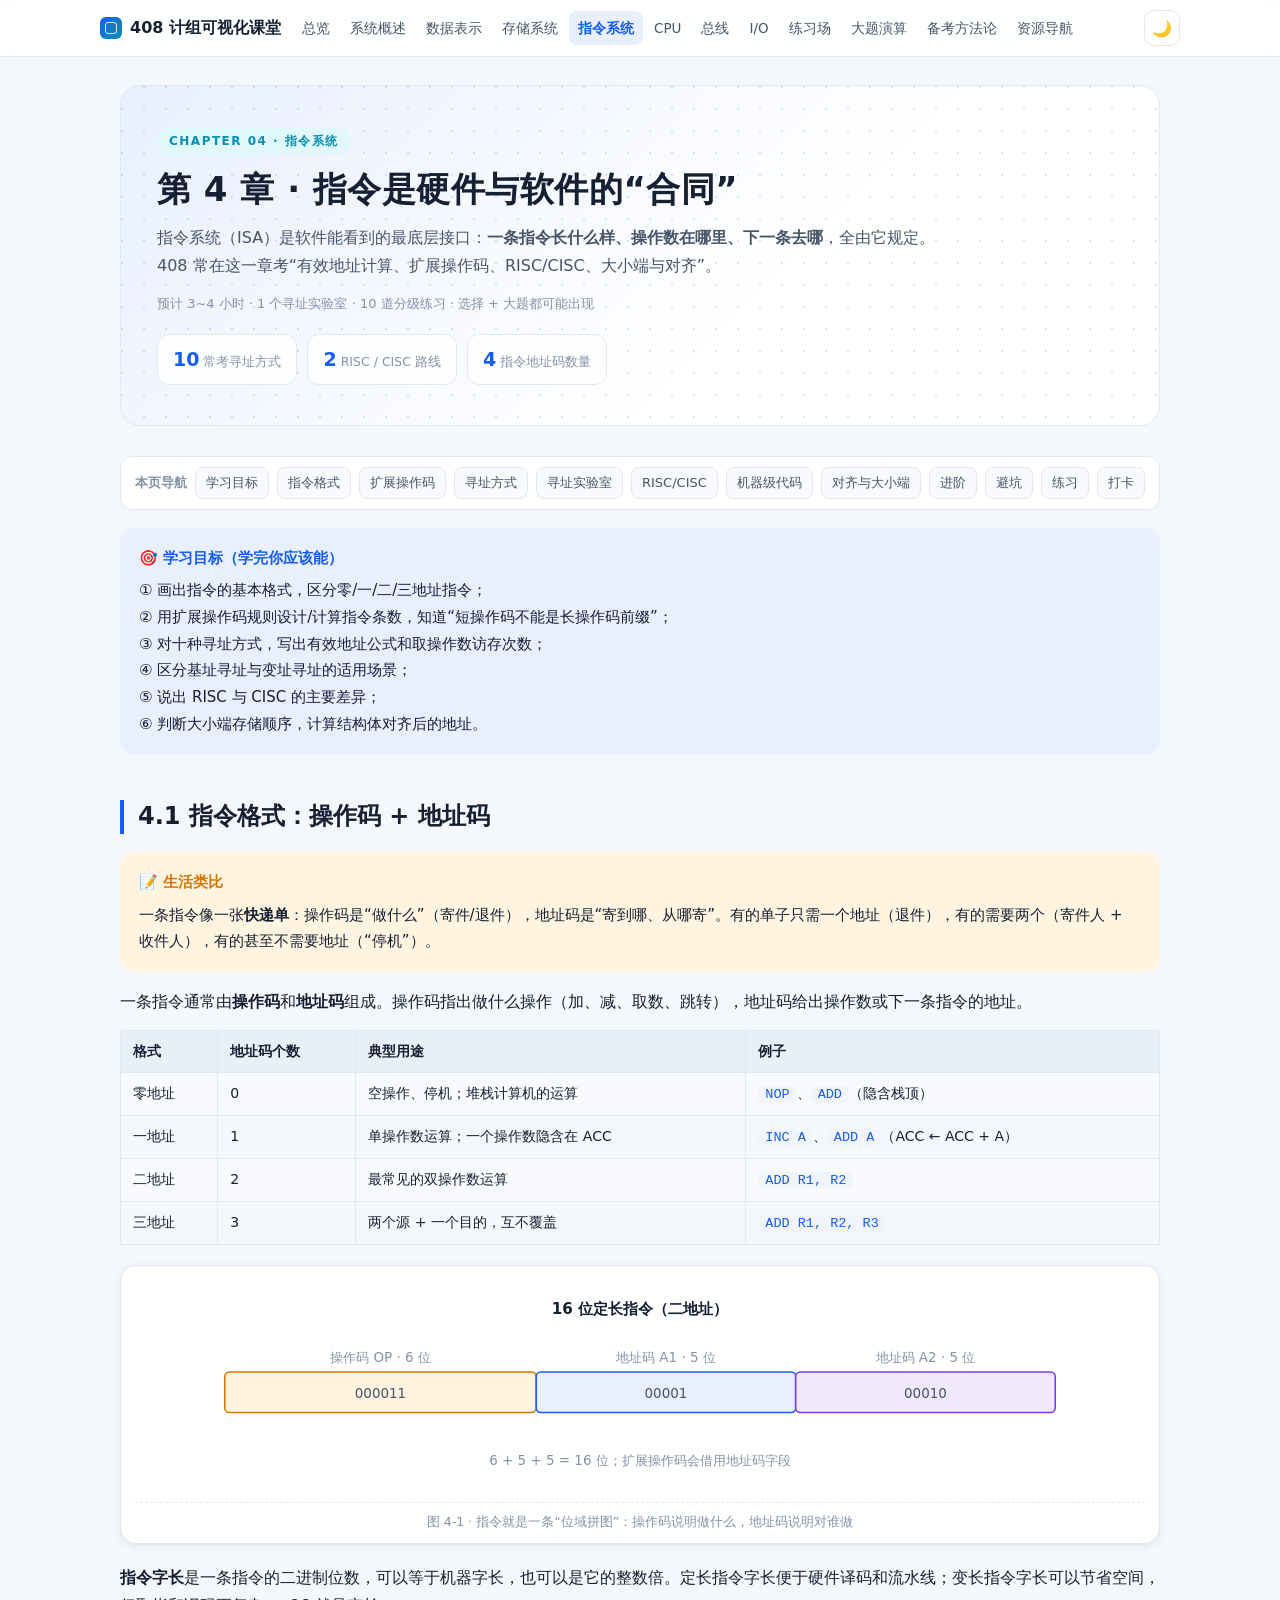
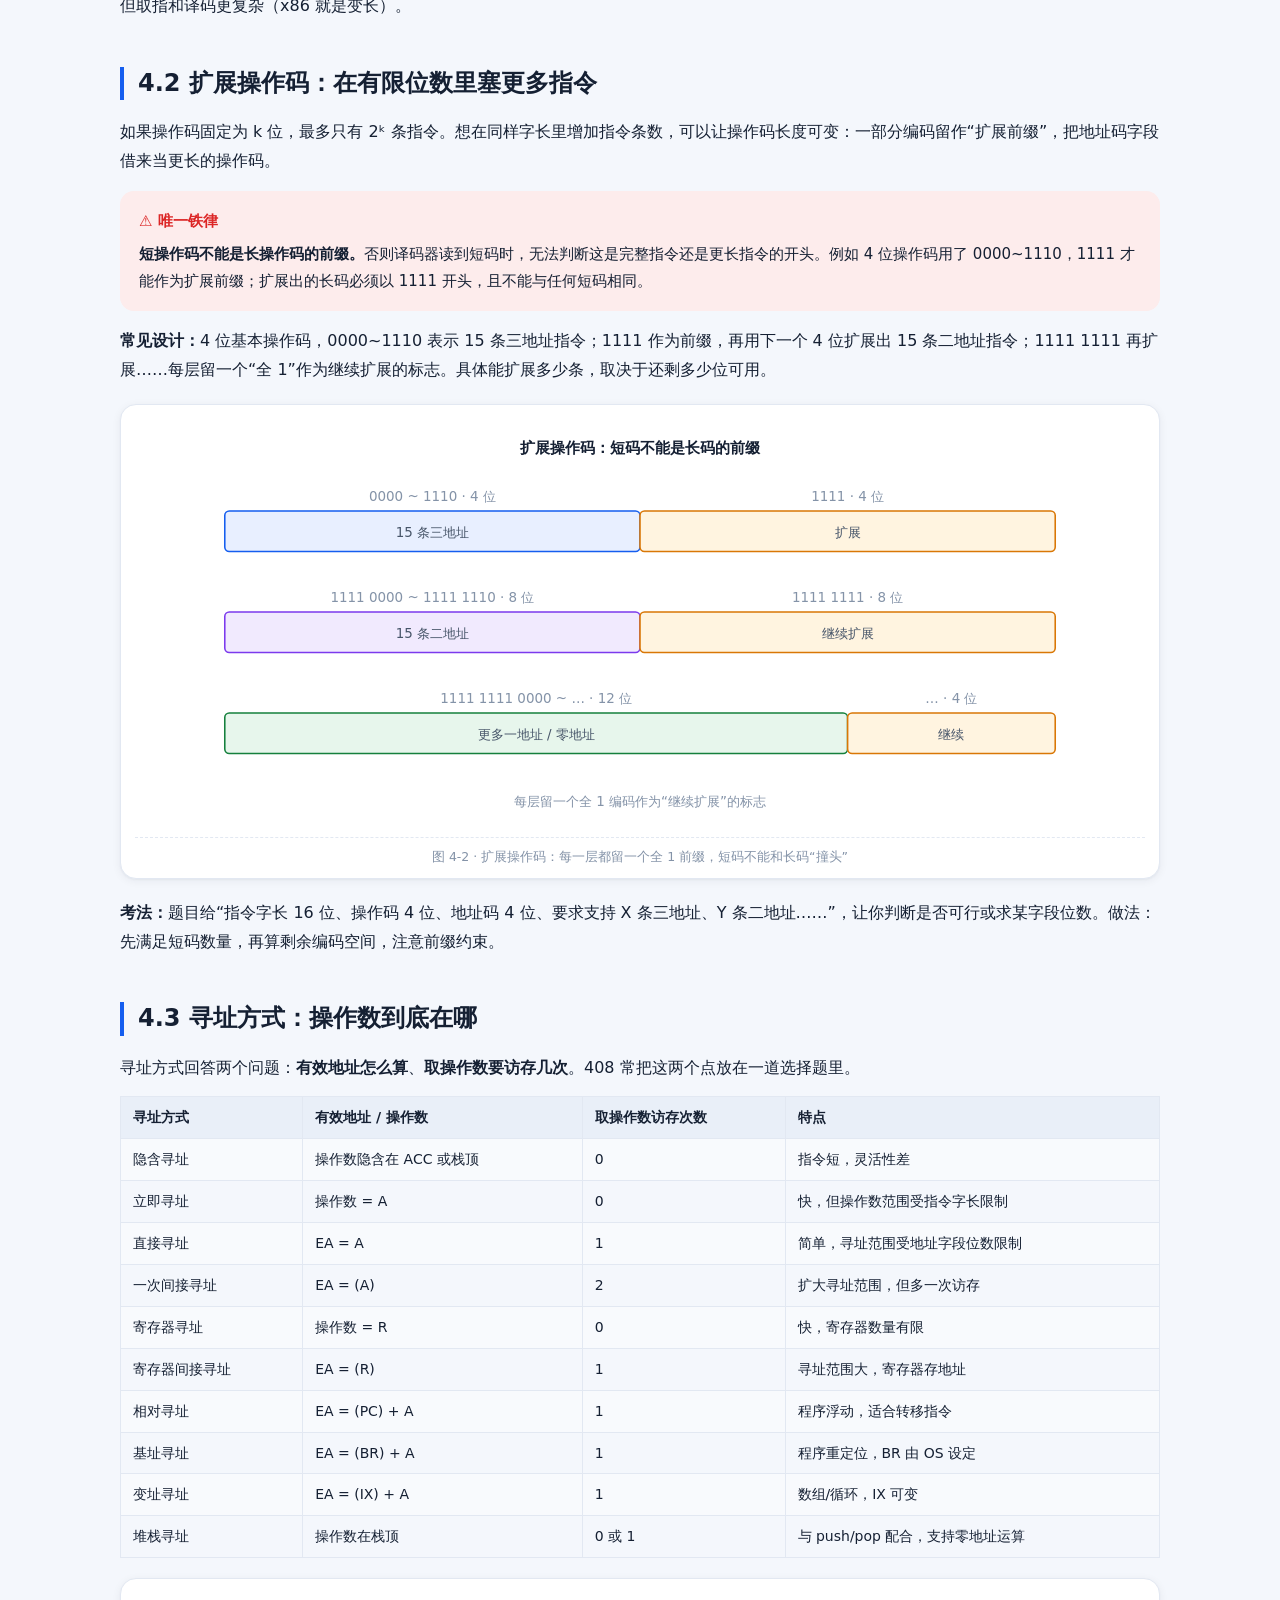
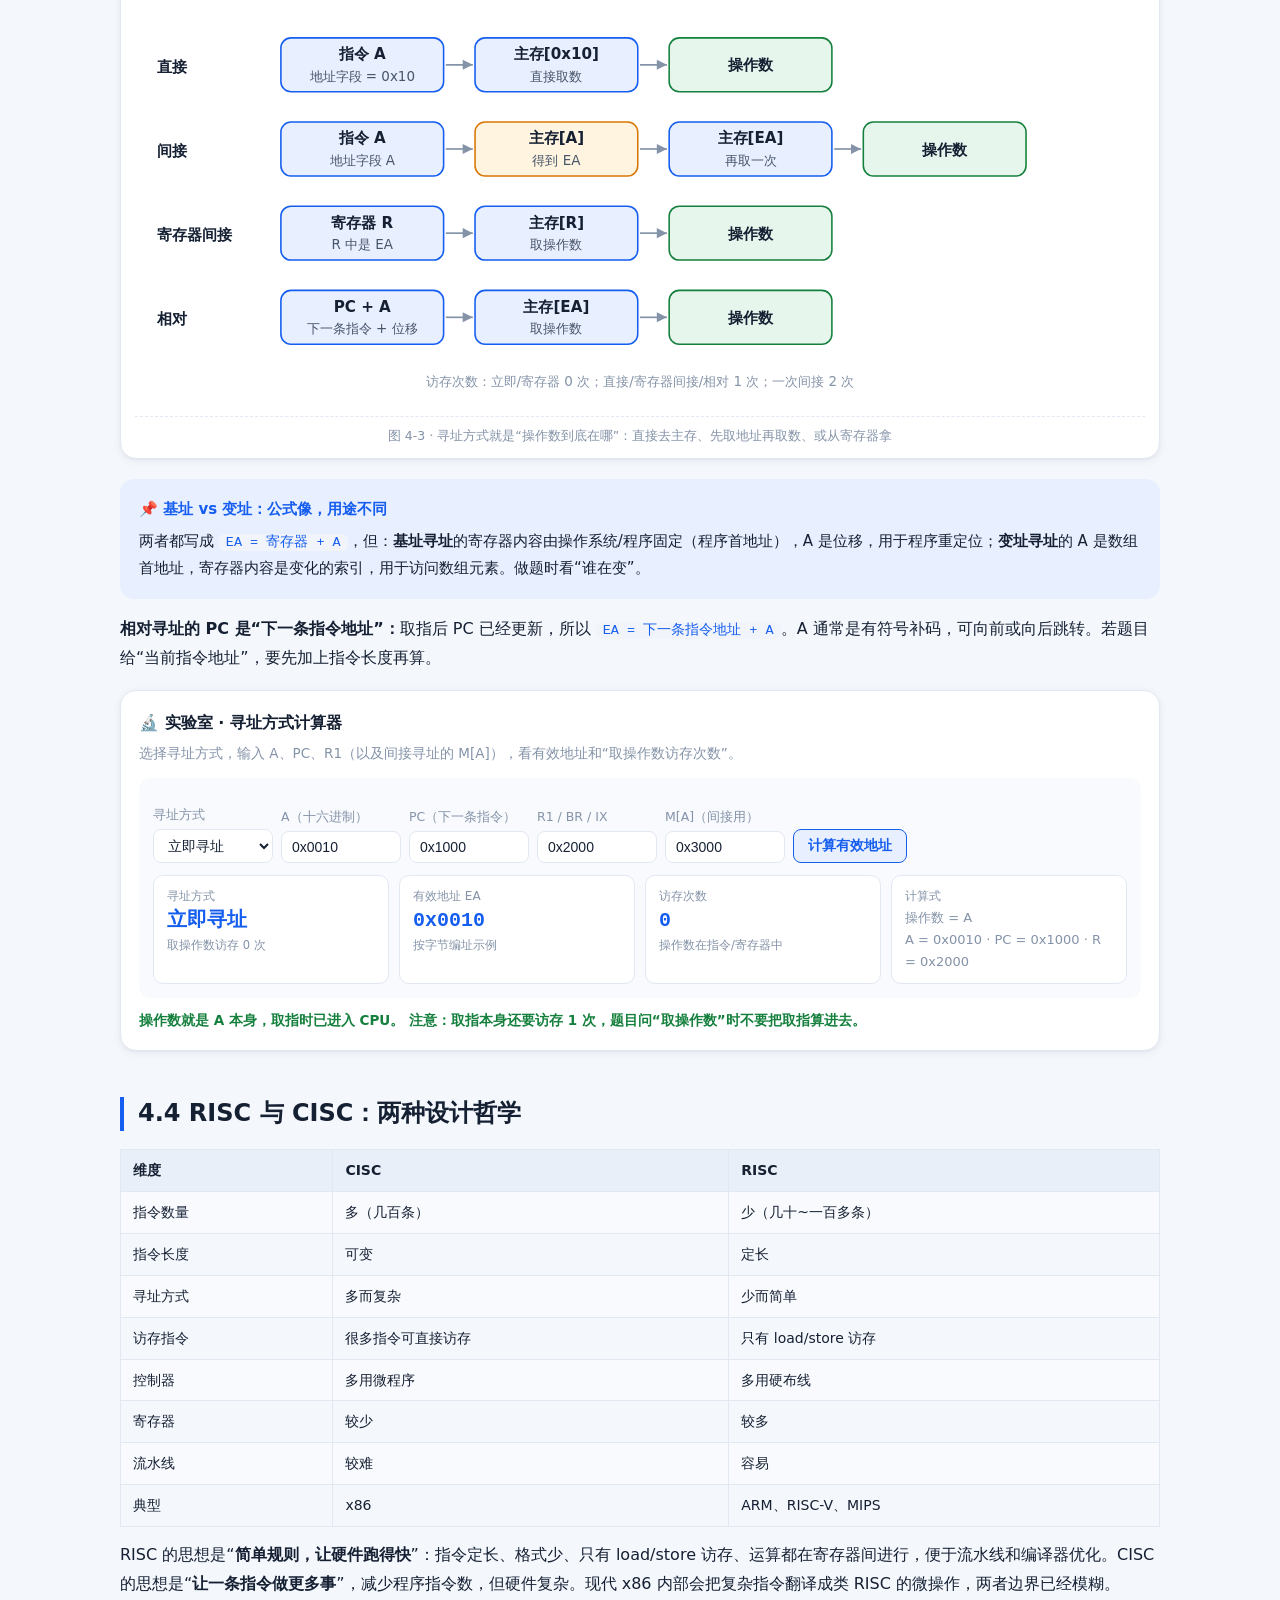
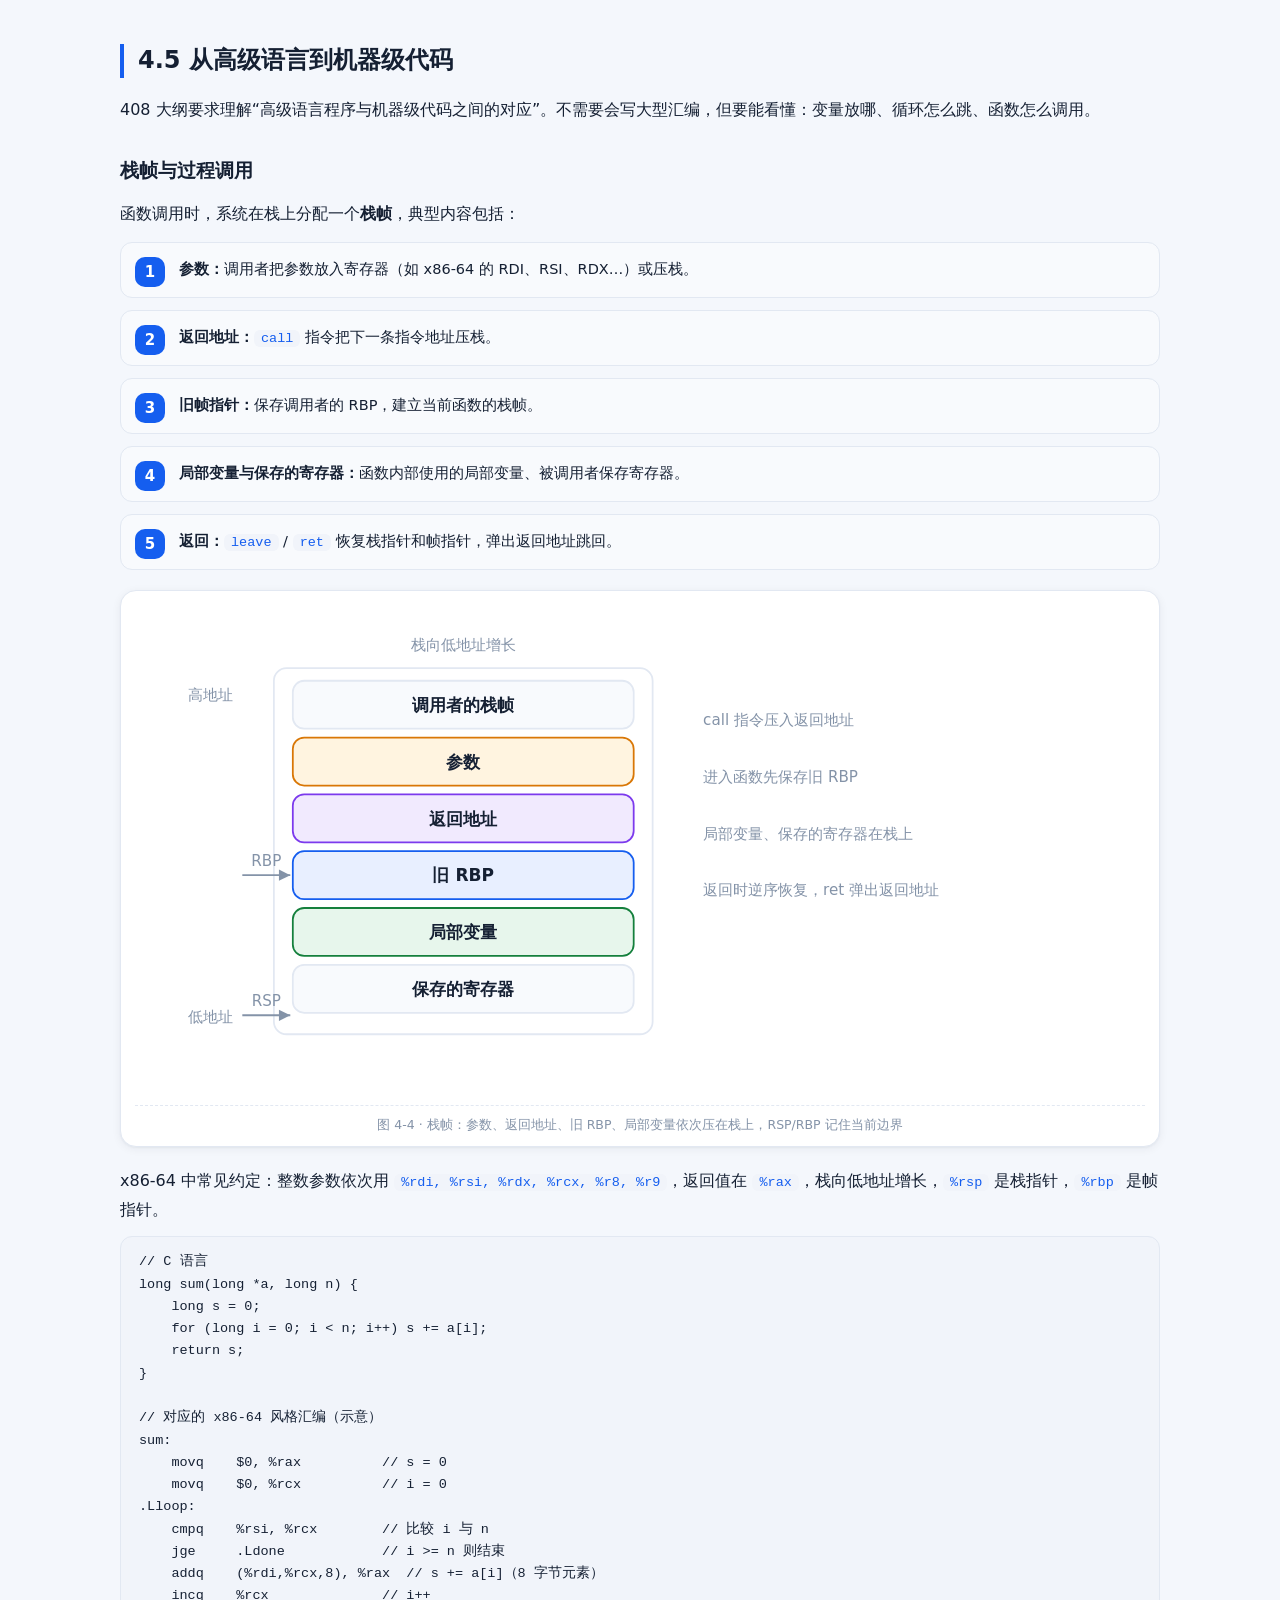
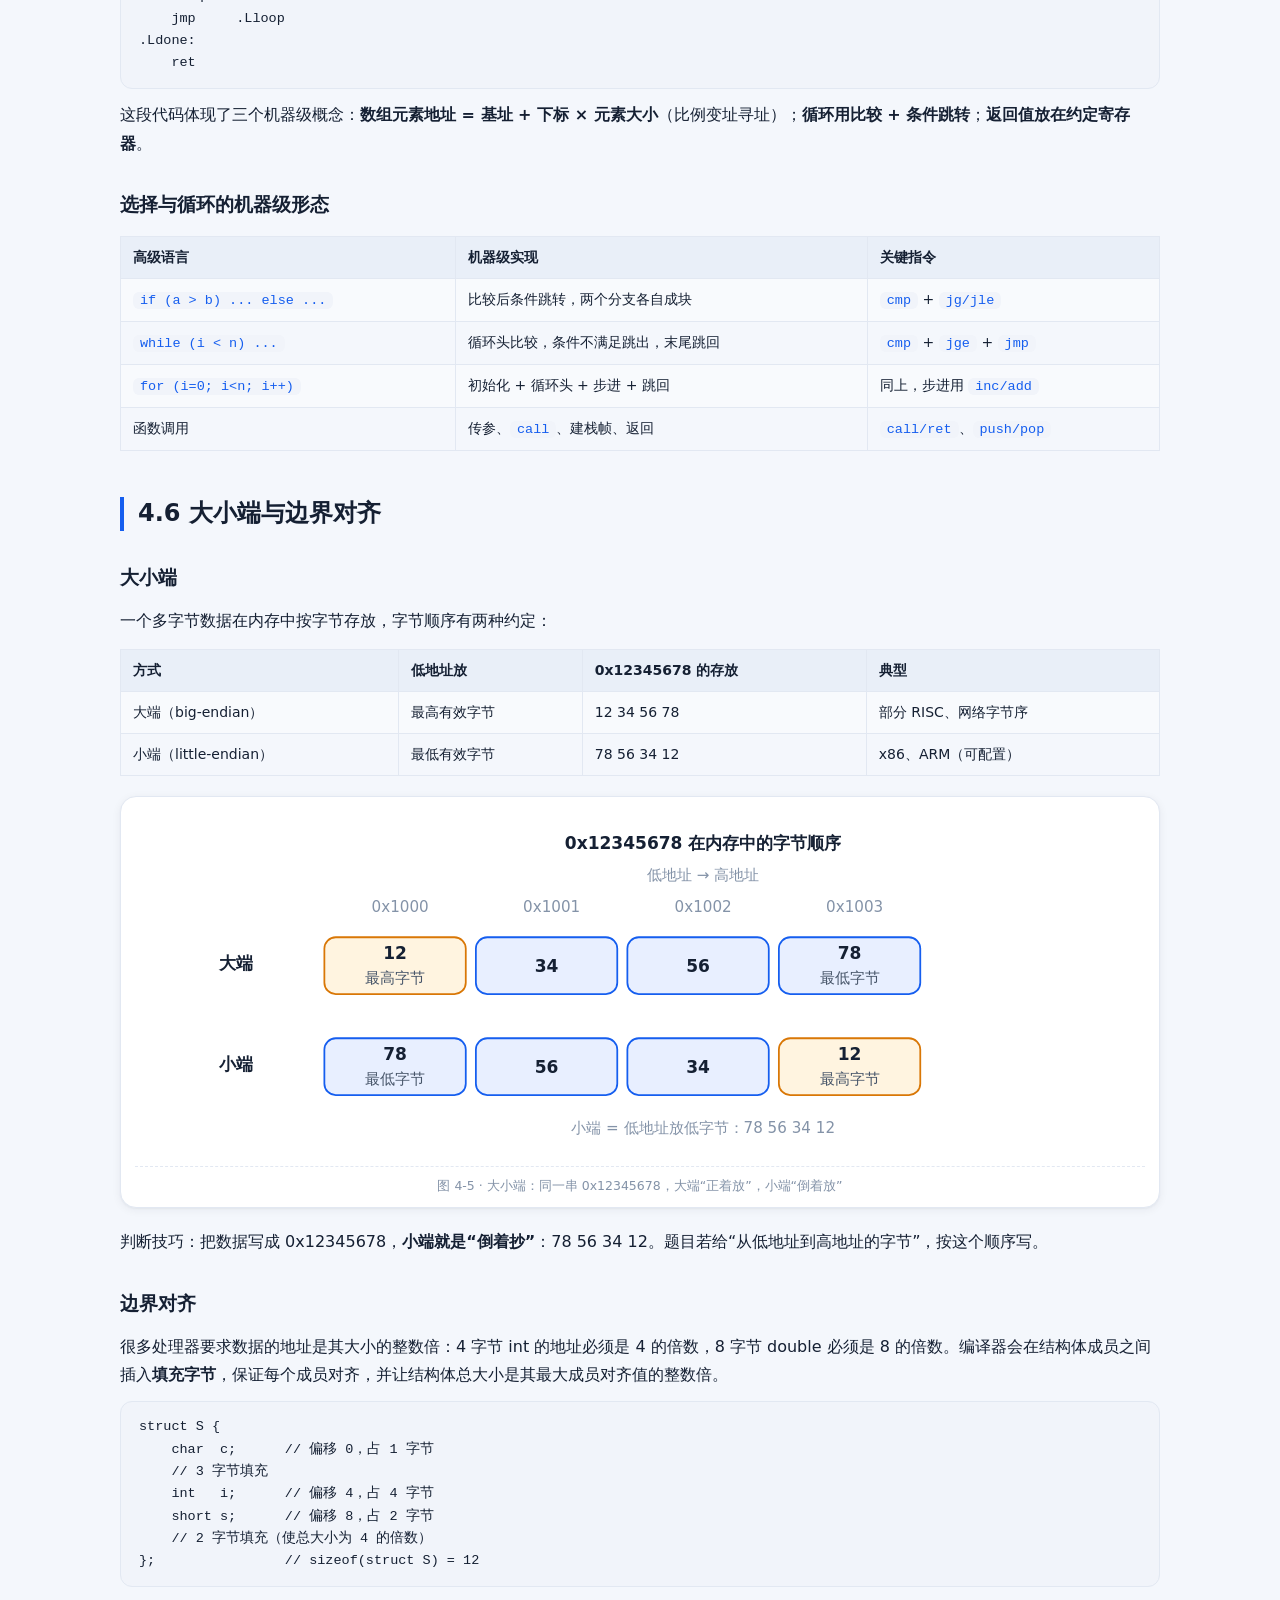
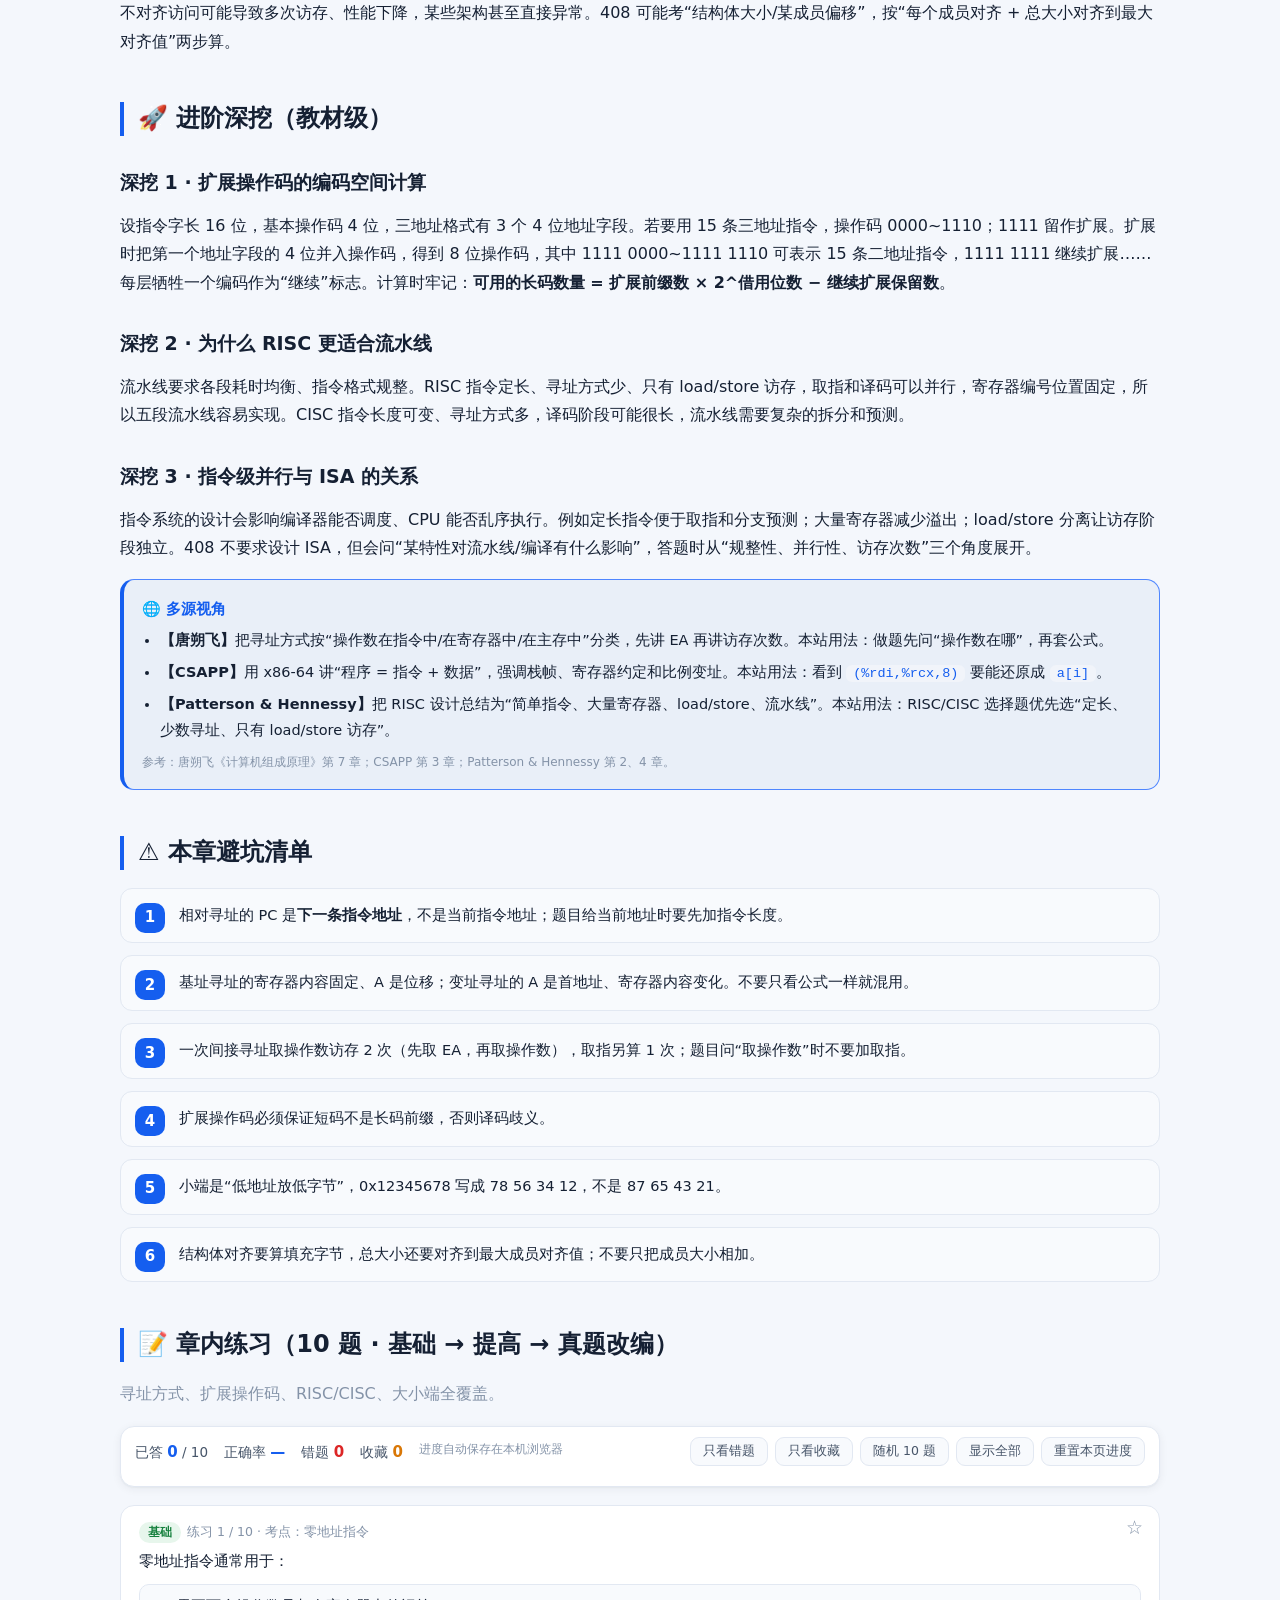
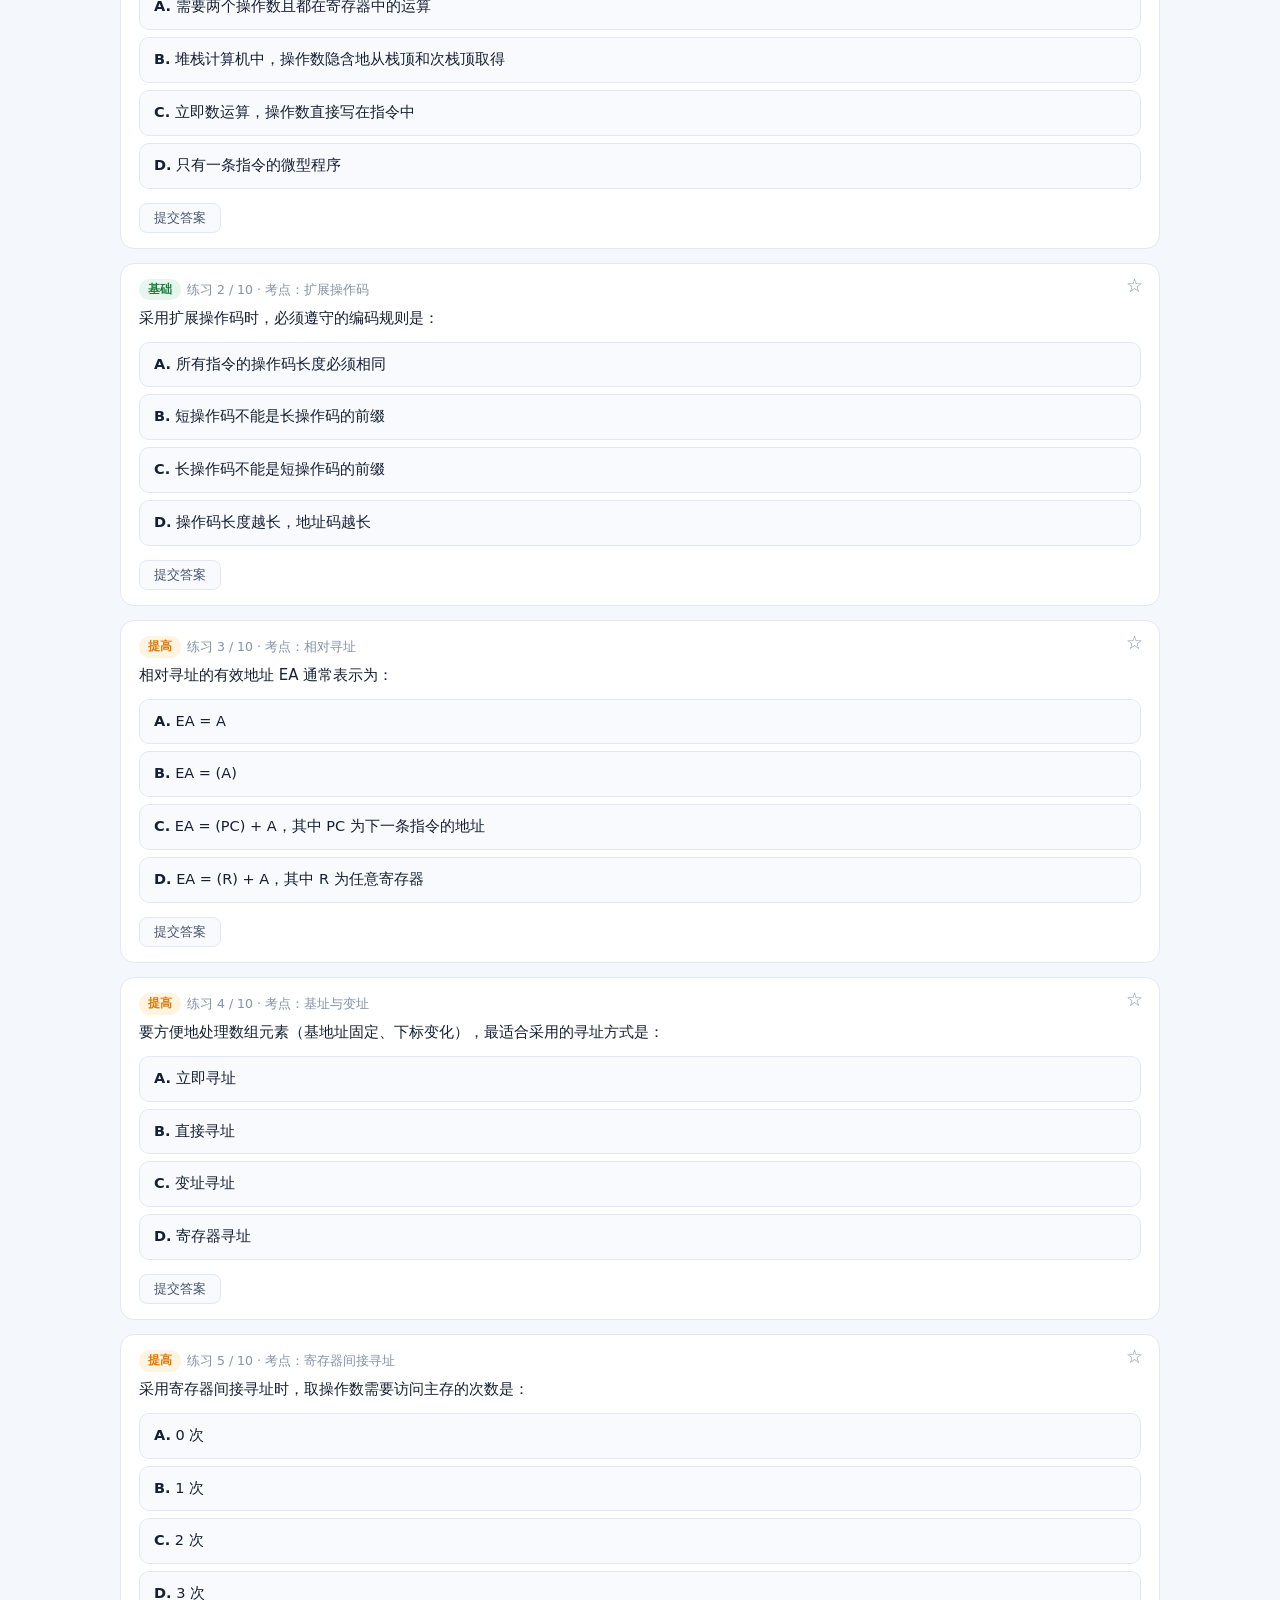
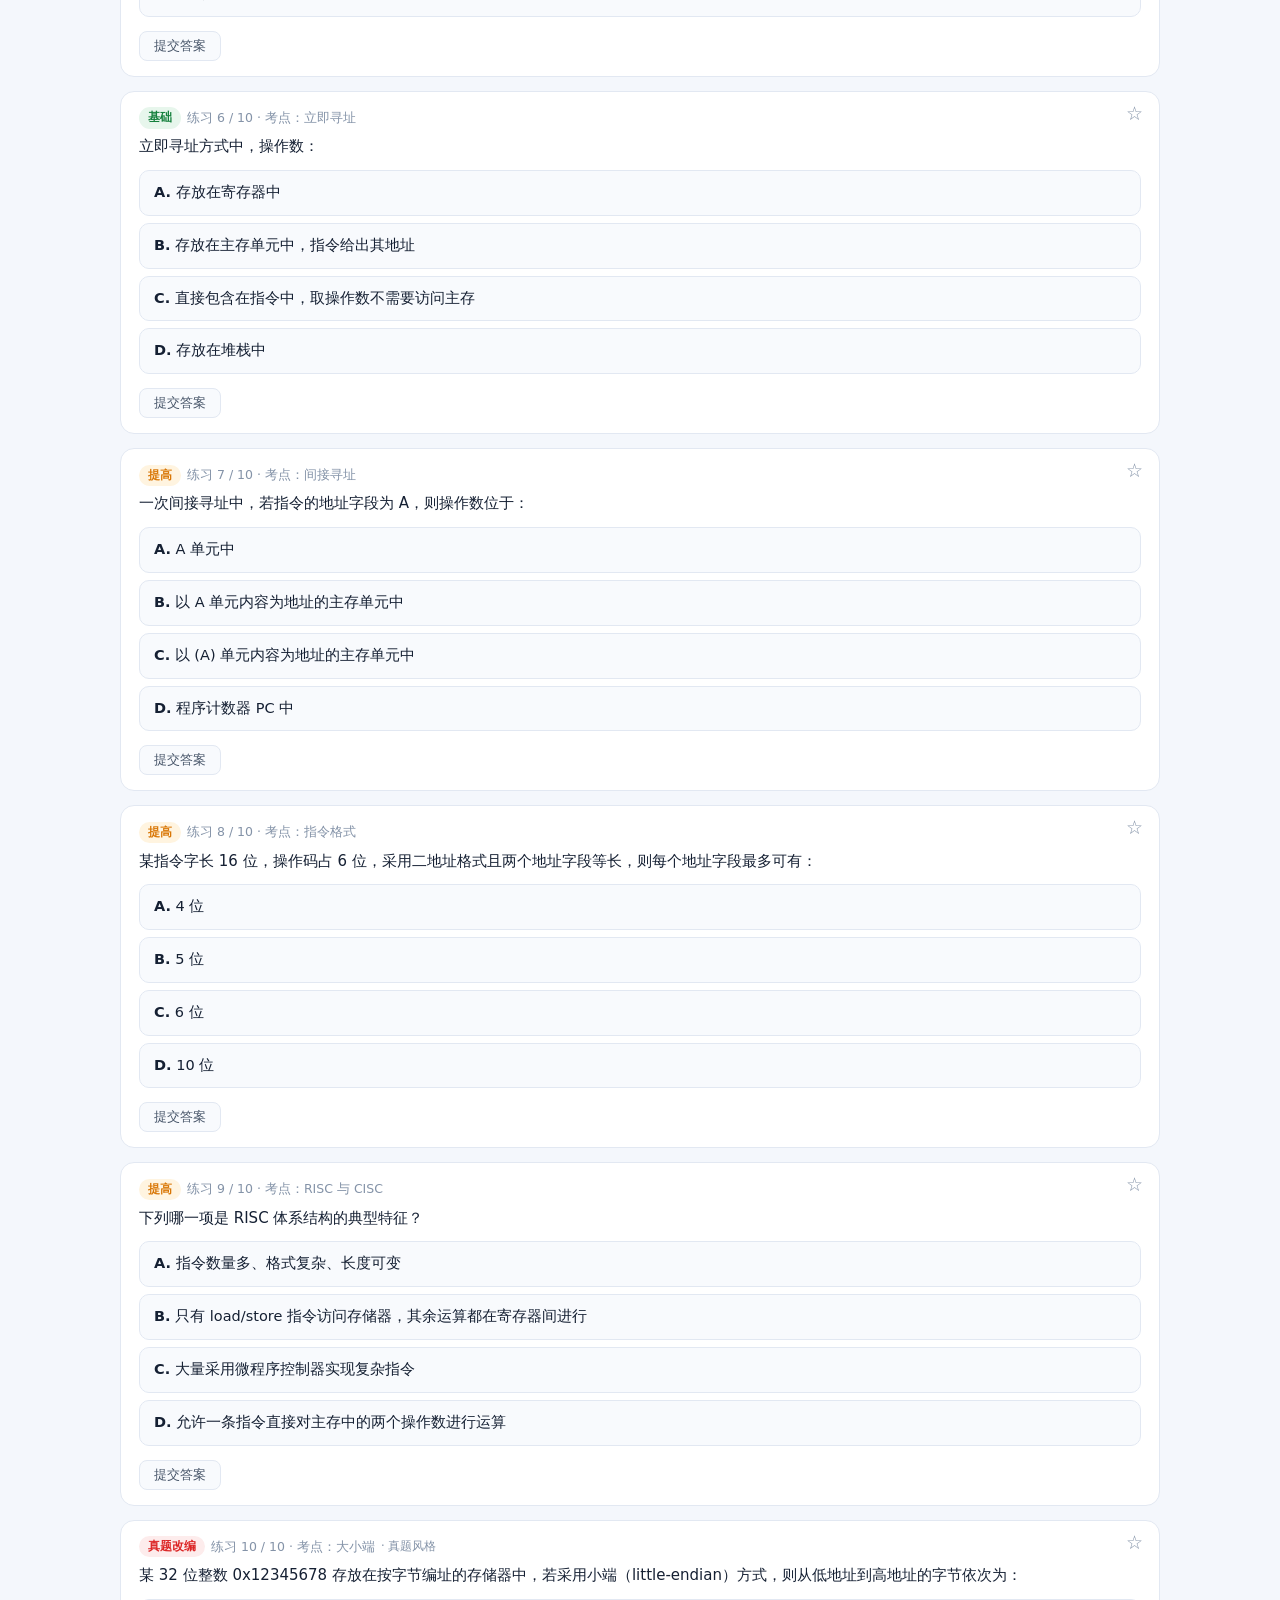
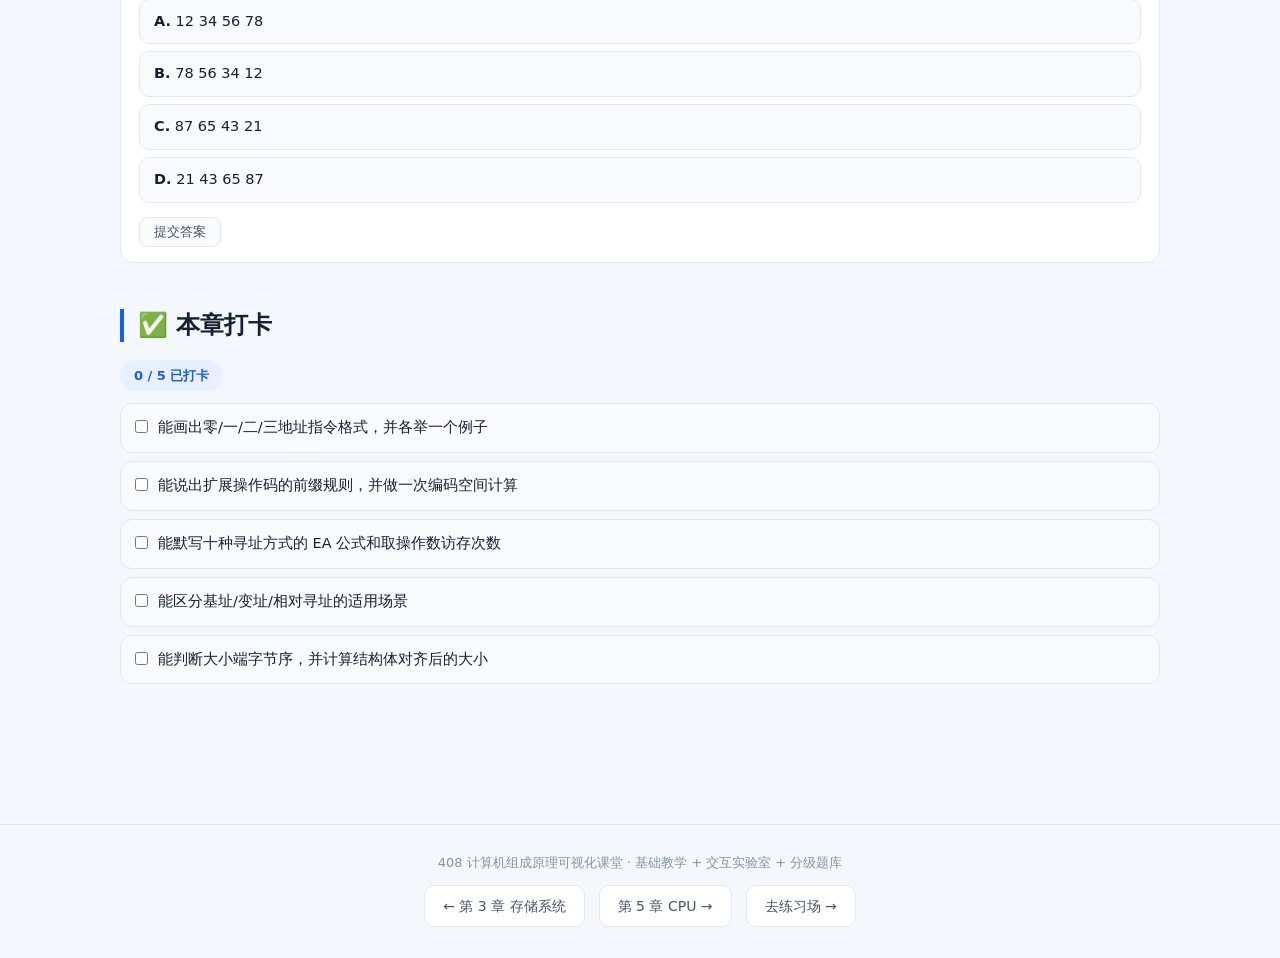
<file: ch04.html>
<!DOCTYPE html>
<html lang="zh-CN" data-theme="light">
<head>
<meta charset="UTF-8">
<meta name="viewport" content="width=device-width, initial-scale=1.0">
<title>第 4 章 指令系统 · 408 计算机组成原理可视化课堂</title>
<meta name="description" content="408 计算机组成原理第 4 章：指令格式、扩展操作码、十种寻址方式、RISC/CISC、机器级代码、大小端与对齐，附寻址计算实验室。">
<link rel="stylesheet" href="assets/style.css?v=3">
</head>
<body>
<nav class="topbar"><div class="topbar-inner">
  <a class="logo" href="index.html"><span class="dot"></span>408 计组可视化课堂</a>
  <div class="nav-links">
    <a href="index.html">总览</a><a href="ch01.html">系统概述</a><a href="ch02.html">数据表示</a><a href="ch03.html">存储系统</a><a href="ch04.html">指令系统</a><a href="ch05.html">CPU</a><a href="ch06.html">总线</a><a href="ch07.html">I/O</a><a href="practice.html">练习场</a><a href="bigquestions.html">大题演算</a><a href="method.html">备考方法论</a><a href="resources.html">资源导航</a>
  </div>
  <button class="theme-btn" title="切换明暗主题">🌙</button>
</div></nav>

<div class="wrap">
  <div class="hero">
    <span class="kicker">CHAPTER 04 · 指令系统</span>
    <h1>第 4 章 · 指令是硬件与软件的“合同”</h1>
    <p>指令系统（ISA）是软件能看到的最底层接口：<b>一条指令长什么样、操作数在哪里、下一条去哪</b>，全由它规定。408 常在这一章考“有效地址计算、扩展操作码、RISC/CISC、大小端与对齐”。</p>
    <p class="tagline">预计 3~4 小时 · 1 个寻址实验室 · 10 道分级练习 · 选择 + 大题都可能出现</p>
    <div class="stats">
      <div class="stat"><b>10</b><span>常考寻址方式</span></div>
      <div class="stat"><b>2</b><span>RISC / CISC 路线</span></div>
      <div class="stat"><b>4</b><span>指令地址码数量</span></div>
    </div>
  </div>

  <div class="toc"><span class="toc-label">本页导航</span><a href="#goal">学习目标</a><a href="#s1">指令格式</a><a href="#s2">扩展操作码</a><a href="#s3">寻址方式</a><a href="#lab">寻址实验室</a><a href="#s4">RISC/CISC</a><a href="#s5">机器级代码</a><a href="#s6">对齐与大小端</a><a href="#deep">进阶</a><a href="#pit">避坑</a><a href="#quiz">练习</a><a href="#ck">打卡</a></div>

  <div class="callout exam" id="goal"><div class="co-title">🎯 学习目标（学完你应该能）</div>
  ① 画出指令的基本格式，区分零/一/二/三地址指令；<br>
  ② 用扩展操作码规则设计/计算指令条数，知道“短操作码不能是长操作码前缀”；<br>
  ③ 对十种寻址方式，写出有效地址公式和取操作数访存次数；<br>
  ④ 区分基址寻址与变址寻址的适用场景；<br>
  ⑤ 说出 RISC 与 CISC 的主要差异；<br>
  ⑥ 判断大小端存储顺序，计算结构体对齐后的地址。</div>

  <h2 class="sec" id="s1">4.1 指令格式：操作码 + 地址码</h2>
  <div class="callout life"><div class="co-title">📝 生活类比</div>
  一条指令像一张<b>快递单</b>：操作码是“做什么”（寄件/退件），地址码是“寄到哪、从哪寄”。有的单子只需一个地址（退件），有的需要两个（寄件人 + 收件人），有的甚至不需要地址（“停机”）。</div>

  <p>一条指令通常由<b>操作码</b>和<b>地址码</b>组成。操作码指出做什么操作（加、减、取数、跳转），地址码给出操作数或下一条指令的地址。</p>
  <table class="tbl">
    <tr><th>格式</th><th>地址码个数</th><th>典型用途</th><th>例子</th></tr>
    <tr><td>零地址</td><td>0</td><td>空操作、停机；堆栈计算机的运算</td><td><code class="inline">NOP</code>、<code class="inline">ADD</code>（隐含栈顶）</td></tr>
    <tr><td>一地址</td><td>1</td><td>单操作数运算；一个操作数隐含在 ACC</td><td><code class="inline">INC A</code>、<code class="inline">ADD A</code>（ACC ← ACC + A）</td></tr>
    <tr><td>二地址</td><td>2</td><td>最常见的双操作数运算</td><td><code class="inline">ADD R1, R2</code></td></tr>
    <tr><td>三地址</td><td>3</td><td>两个源 + 一个目的，互不覆盖</td><td><code class="inline">ADD R1, R2, R3</code></td></tr>
  </table>

  <figure class="vis" data-vis="instruction-format">
    <figcaption>图 4-1 · 指令就是一条“位域拼图”：操作码说明做什么，地址码说明对谁做</figcaption>
  </figure>

  <p><b>指令字长</b>是一条指令的二进制位数，可以等于机器字长，也可以是它的整数倍。定长指令字长便于硬件译码和流水线；变长指令字长可以节省空间，但取指和译码更复杂（x86 就是变长）。</p>

  <h2 class="sec" id="s2">4.2 扩展操作码：在有限位数里塞更多指令</h2>
  <p>如果操作码固定为 k 位，最多只有 2ᵏ 条指令。想在同样字长里增加指令条数，可以让操作码长度可变：一部分编码留作“扩展前缀”，把地址码字段借来当更长的操作码。</p>
  <div class="callout warn"><div class="co-title">⚠️ 唯一铁律</div>
  <b>短操作码不能是长操作码的前缀。</b>否则译码器读到短码时，无法判断这是完整指令还是更长指令的开头。例如 4 位操作码用了 0000~1110，1111 才能作为扩展前缀；扩展出的长码必须以 1111 开头，且不能与任何短码相同。</div>
  <p><b>常见设计：</b>4 位基本操作码，0000~1110 表示 15 条三地址指令；1111 作为前缀，再用下一个 4 位扩展出 15 条二地址指令；1111 1111 再扩展……每层留一个“全 1”作为继续扩展的标志。具体能扩展多少条，取决于还剩多少位可用。</p>

  <figure class="vis" data-vis="extended-opcode">
    <figcaption>图 4-2 · 扩展操作码：每一层都留一个全 1 前缀，短码不能和长码“撞头”</figcaption>
  </figure>

  <p><b>考法：</b>题目给“指令字长 16 位、操作码 4 位、地址码 4 位、要求支持 X 条三地址、Y 条二地址……”，让你判断是否可行或求某字段位数。做法：先满足短码数量，再算剩余编码空间，注意前缀约束。</p>

  <h2 class="sec" id="s3">4.3 寻址方式：操作数到底在哪</h2>
  <p>寻址方式回答两个问题：<b>有效地址怎么算</b>、<b>取操作数要访存几次</b>。408 常把这两个点放在一道选择题里。</p>
  <table class="tbl">
    <tr><th>寻址方式</th><th>有效地址 / 操作数</th><th>取操作数访存次数</th><th>特点</th></tr>
    <tr><td>隐含寻址</td><td>操作数隐含在 ACC 或栈顶</td><td>0</td><td>指令短，灵活性差</td></tr>
    <tr><td>立即寻址</td><td>操作数 = A</td><td>0</td><td>快，但操作数范围受指令字长限制</td></tr>
    <tr><td>直接寻址</td><td>EA = A</td><td>1</td><td>简单，寻址范围受地址字段位数限制</td></tr>
    <tr><td>一次间接寻址</td><td>EA = (A)</td><td>2</td><td>扩大寻址范围，但多一次访存</td></tr>
    <tr><td>寄存器寻址</td><td>操作数 = R</td><td>0</td><td>快，寄存器数量有限</td></tr>
    <tr><td>寄存器间接寻址</td><td>EA = (R)</td><td>1</td><td>寻址范围大，寄存器存地址</td></tr>
    <tr><td>相对寻址</td><td>EA = (PC) + A</td><td>1</td><td>程序浮动，适合转移指令</td></tr>
    <tr><td>基址寻址</td><td>EA = (BR) + A</td><td>1</td><td>程序重定位，BR 由 OS 设定</td></tr>
    <tr><td>变址寻址</td><td>EA = (IX) + A</td><td>1</td><td>数组/循环，IX 可变</td></tr>
    <tr><td>堆栈寻址</td><td>操作数在栈顶</td><td>0 或 1</td><td>与 push/pop 配合，支持零地址运算</td></tr>
  </table>

  <figure class="vis" data-vis="addressing-modes">
    <figcaption>图 4-3 · 寻址方式就是“操作数到底在哪”：直接去主存、先取地址再取数、或从寄存器拿</figcaption>
  </figure>

  <div class="callout exam"><div class="co-title">📌 基址 vs 变址：公式像，用途不同</div>
  两者都写成 <code class="inline">EA = 寄存器 + A</code>，但：<b>基址寻址</b>的寄存器内容由操作系统/程序固定（程序首地址），A 是位移，用于程序重定位；<b>变址寻址</b>的 A 是数组首地址，寄存器内容是变化的索引，用于访问数组元素。做题时看“谁在变”。</div>

  <p><b>相对寻址的 PC 是“下一条指令地址”：</b>取指后 PC 已经更新，所以 <code class="inline">EA = 下一条指令地址 + A</code>。A 通常是有符号补码，可向前或向后跳转。若题目给“当前指令地址”，要先加上指令长度再算。</p>

  <div class="lab" id="lab-ea">
    <div class="lab-title">🔬 实验室 · 寻址方式计算器</div>
    <div class="lab-desc">选择寻址方式，输入 A、PC、R1（以及间接寻址的 M[A]），看有效地址和“取操作数访存次数”。</div>
    <div class="lab-stage">
      <div class="lab-ctrl">
        <label class="lab-field">寻址方式<select id="ea-mode">
          <option value="imm">立即寻址</option>
          <option value="direct">直接寻址</option>
          <option value="indirect">一次间接寻址</option>
          <option value="reg">寄存器寻址</option>
          <option value="regind">寄存器间接寻址</option>
          <option value="rel">相对寻址</option>
          <option value="base">基址寻址</option>
          <option value="index">变址寻址</option>
        </select></label>
        <label class="lab-field">A（十六进制）<input id="ea-a" type="text" value="0x0010"></label>
        <label class="lab-field">PC（下一条指令）<input id="ea-pc" type="text" value="0x1000"></label>
        <label class="lab-field">R1 / BR / IX<input id="ea-r1" type="text" value="0x2000"></label>
        <label class="lab-field">M[A]（间接用）<input id="ea-ma" type="text" value="0x3000"></label>
        <button id="ea-go" type="button">计算有效地址</button>
      </div>
      <div class="lab-out" id="ea-out"></div>
    </div>
    <div class="lab-note" id="ea-note"></div>
  </div>

  <h2 class="sec" id="s4">4.4 RISC 与 CISC：两种设计哲学</h2>
  <table class="tbl">
    <tr><th>维度</th><th>CISC</th><th>RISC</th></tr>
    <tr><td>指令数量</td><td>多（几百条）</td><td>少（几十~一百多条）</td></tr>
    <tr><td>指令长度</td><td>可变</td><td>定长</td></tr>
    <tr><td>寻址方式</td><td>多而复杂</td><td>少而简单</td></tr>
    <tr><td>访存指令</td><td>很多指令可直接访存</td><td>只有 load/store 访存</td></tr>
    <tr><td>控制器</td><td>多用微程序</td><td>多用硬布线</td></tr>
    <tr><td>寄存器</td><td>较少</td><td>较多</td></tr>
    <tr><td>流水线</td><td>较难</td><td>容易</td></tr>
    <tr><td>典型</td><td>x86</td><td>ARM、RISC-V、MIPS</td></tr>
  </table>
  <p>RISC 的思想是“<b>简单规则，让硬件跑得快</b>”：指令定长、格式少、只有 load/store 访存、运算都在寄存器间进行，便于流水线和编译器优化。CISC 的思想是“<b>让一条指令做更多事</b>”，减少程序指令数，但硬件复杂。现代 x86 内部会把复杂指令翻译成类 RISC 的微操作，两者边界已经模糊。</p>

  <h2 class="sec" id="s5">4.5 从高级语言到机器级代码</h2>
  <p>408 大纲要求理解“高级语言程序与机器级代码之间的对应”。不需要会写大型汇编，但要能看懂：变量放哪、循环怎么跳、函数怎么调用。</p>

  <h3 class="sub">栈帧与过程调用</h3>
  <p>函数调用时，系统在栈上分配一个<b>栈帧</b>，典型内容包括：</p>
  <div class="steps">
    <div class="step"><b>参数：</b>调用者把参数放入寄存器（如 x86-64 的 RDI、RSI、RDX…）或压栈。</div>
    <div class="step"><b>返回地址：</b><code class="inline">call</code> 指令把下一条指令地址压栈。</div>
    <div class="step"><b>旧帧指针：</b>保存调用者的 RBP，建立当前函数的栈帧。</div>
    <div class="step"><b>局部变量与保存的寄存器：</b>函数内部使用的局部变量、被调用者保存寄存器。</div>
    <div class="step"><b>返回：</b><code class="inline">leave</code> / <code class="inline">ret</code> 恢复栈指针和帧指针，弹出返回地址跳回。</div>
  </div>

  <figure class="vis" data-vis="stack-frame">
    <figcaption>图 4-4 · 栈帧：参数、返回地址、旧 RBP、局部变量依次压在栈上，RSP/RBP 记住当前边界</figcaption>
  </figure>

  <p>x86-64 中常见约定：整数参数依次用 <code class="inline">%rdi, %rsi, %rdx, %rcx, %r8, %r9</code>，返回值在 <code class="inline">%rax</code>，栈向低地址增长，<code class="inline">%rsp</code> 是栈指针，<code class="inline">%rbp</code> 是帧指针。</p>

  <pre class="code">// C 语言
long sum(long *a, long n) {
    long s = 0;
    for (long i = 0; i &lt; n; i++) s += a[i];
    return s;
}

// 对应的 x86-64 风格汇编（示意）
sum:
    movq    $0, %rax          // s = 0
    movq    $0, %rcx          // i = 0
.Lloop:
    cmpq    %rsi, %rcx        // 比较 i 与 n
    jge     .Ldone            // i >= n 则结束
    addq    (%rdi,%rcx,8), %rax  // s += a[i]（8 字节元素）
    incq    %rcx              // i++
    jmp     .Lloop
.Ldone:
    ret</pre>
  <p>这段代码体现了三个机器级概念：<b>数组元素地址 = 基址 + 下标 × 元素大小</b>（比例变址寻址）；<b>循环用比较 + 条件跳转</b>；<b>返回值放在约定寄存器</b>。</p>

  <h3 class="sub">选择与循环的机器级形态</h3>
  <table class="tbl">
    <tr><th>高级语言</th><th>机器级实现</th><th>关键指令</th></tr>
    <tr><td><code class="inline">if (a &gt; b) ... else ...</code></td><td>比较后条件跳转，两个分支各自成块</td><td><code class="inline">cmp</code> + <code class="inline">jg/jle</code></td></tr>
    <tr><td><code class="inline">while (i &lt; n) ...</code></td><td>循环头比较，条件不满足跳出，末尾跳回</td><td><code class="inline">cmp</code> + <code class="inline">jge</code> + <code class="inline">jmp</code></td></tr>
    <tr><td><code class="inline">for (i=0; i&lt;n; i++)</code></td><td>初始化 + 循环头 + 步进 + 跳回</td><td>同上，步进用 <code class="inline">inc/add</code></td></tr>
    <tr><td>函数调用</td><td>传参、<code class="inline">call</code>、建栈帧、返回</td><td><code class="inline">call/ret</code>、<code class="inline">push/pop</code></td></tr>
  </table>

  <h2 class="sec" id="s6">4.6 大小端与边界对齐</h2>
  <h3 class="sub">大小端</h3>
  <p>一个多字节数据在内存中按字节存放，字节顺序有两种约定：</p>
  <table class="tbl">
    <tr><th>方式</th><th>低地址放</th><th>0x12345678 的存放</th><th>典型</th></tr>
    <tr><td>大端（big-endian）</td><td>最高有效字节</td><td>12 34 56 78</td><td>部分 RISC、网络字节序</td></tr>
    <tr><td>小端（little-endian）</td><td>最低有效字节</td><td>78 56 34 12</td><td>x86、ARM（可配置）</td></tr>
  </table>

  <figure class="vis" data-vis="endian">
    <figcaption>图 4-5 · 大小端：同一串 0x12345678，大端“正着放”，小端“倒着放”</figcaption>
  </figure>

  <p>判断技巧：把数据写成 0x12345678，<b>小端就是“倒着抄”</b>：78 56 34 12。题目若给“从低地址到高地址的字节”，按这个顺序写。</p>

  <h3 class="sub">边界对齐</h3>
  <p>很多处理器要求数据的地址是其大小的整数倍：4 字节 int 的地址必须是 4 的倍数，8 字节 double 必须是 8 的倍数。编译器会在结构体成员之间插入<b>填充字节</b>，保证每个成员对齐，并让结构体总大小是其最大成员对齐值的整数倍。</p>
  <pre class="code">struct S {
    char  c;      // 偏移 0，占 1 字节
    // 3 字节填充
    int   i;      // 偏移 4，占 4 字节
    short s;      // 偏移 8，占 2 字节
    // 2 字节填充（使总大小为 4 的倍数）
};                // sizeof(struct S) = 12</pre>
  <p>不对齐访问可能导致多次访存、性能下降，某些架构甚至直接异常。408 可能考“结构体大小/某成员偏移”，按“每个成员对齐 + 总大小对齐到最大对齐值”两步算。</p>

  <h2 class="sec" id="deep">🚀 进阶深挖（教材级）</h2>
  <h3 class="sub">深挖 1 · 扩展操作码的编码空间计算</h3>
  <p>设指令字长 16 位，基本操作码 4 位，三地址格式有 3 个 4 位地址字段。若要用 15 条三地址指令，操作码 0000~1110；1111 留作扩展。扩展时把第一个地址字段的 4 位并入操作码，得到 8 位操作码，其中 1111 0000~1111 1110 可表示 15 条二地址指令，1111 1111 继续扩展……每层牺牲一个编码作为“继续”标志。计算时牢记：<b>可用的长码数量 = 扩展前缀数 × 2^借用位数 − 继续扩展保留数</b>。</p>

  <h3 class="sub">深挖 2 · 为什么 RISC 更适合流水线</h3>
  <p>流水线要求各段耗时均衡、指令格式规整。RISC 指令定长、寻址方式少、只有 load/store 访存，取指和译码可以并行，寄存器编号位置固定，所以五段流水线容易实现。CISC 指令长度可变、寻址方式多，译码阶段可能很长，流水线需要复杂的拆分和预测。</p>

  <h3 class="sub">深挖 3 · 指令级并行与 ISA 的关系</h3>
  <p>指令系统的设计会影响编译器能否调度、CPU 能否乱序执行。例如定长指令便于取指和分支预测；大量寄存器减少溢出；load/store 分离让访存阶段独立。408 不要求设计 ISA，但会问“某特性对流水线/编译有什么影响”，答题时从“规整性、并行性、访存次数”三个角度展开。</p>

  <div class="callout views"><div class="co-title">🌐 多源视角</div>
  <ul>
    <li><b>【唐朔飞】</b>把寻址方式按“操作数在指令中/在寄存器中/在主存中”分类，先讲 EA 再讲访存次数。本站用法：做题先问“操作数在哪”，再套公式。</li>
    <li><b>【CSAPP】</b>用 x86-64 讲“程序 = 指令 + 数据”，强调栈帧、寄存器约定和比例变址。本站用法：看到 <code class="inline">(%rdi,%rcx,8)</code> 要能还原成 <code class="inline">a[i]</code>。</li>
    <li><b>【Patterson & Hennessy】</b>把 RISC 设计总结为“简单指令、大量寄存器、load/store、流水线”。本站用法：RISC/CISC 选择题优先选“定长、少数寻址、只有 load/store 访存”。</li>
  </ul>
  <div class="src">参考：唐朔飞《计算机组成原理》第 7 章；CSAPP 第 3 章；Patterson & Hennessy 第 2、4 章。</div></div>

  <h2 class="sec" id="pit">⚠️ 本章避坑清单</h2>
  <div class="steps">
    <div class="step">相对寻址的 PC 是<b>下一条指令地址</b>，不是当前指令地址；题目给当前地址时要先加指令长度。</div>
    <div class="step">基址寻址的寄存器内容固定、A 是位移；变址寻址的 A 是首地址、寄存器内容变化。不要只看公式一样就混用。</div>
    <div class="step">一次间接寻址取操作数访存 2 次（先取 EA，再取操作数），取指另算 1 次；题目问“取操作数”时不要加取指。</div>
    <div class="step">扩展操作码必须保证短码不是长码前缀，否则译码歧义。</div>
    <div class="step">小端是“低地址放低字节”，0x12345678 写成 78 56 34 12，不是 87 65 43 21。</div>
    <div class="step">结构体对齐要算填充字节，总大小还要对齐到最大成员对齐值；不要只把成员大小相加。</div>
  </div>

  <h2 class="sec" id="quiz">📝 章内练习（<span data-quiz-count>10</span> 题 · 基础 → 提高 → 真题改编）</h2>
  <p class="muted">寻址方式、扩展操作码、RISC/CISC、大小端全覆盖。</p>
  <div data-quiz-ch="4"></div>

  <h2 class="sec" id="ck">✅ 本章打卡</h2>
  <div data-ck-scope>
    <p><span class="progress-pill">0 / 5 已打卡</span></p>
    <div class="checklist">
      <label class="check-item" data-ck="c4-1"><input type="checkbox"><span>能画出零/一/二/三地址指令格式，并各举一个例子</span></label>
      <label class="check-item" data-ck="c4-2"><input type="checkbox"><span>能说出扩展操作码的前缀规则，并做一次编码空间计算</span></label>
      <label class="check-item" data-ck="c4-3"><input type="checkbox"><span>能默写十种寻址方式的 EA 公式和取操作数访存次数</span></label>
      <label class="check-item" data-ck="c4-4"><input type="checkbox"><span>能区分基址/变址/相对寻址的适用场景</span></label>
      <label class="check-item" data-ck="c4-5"><input type="checkbox"><span>能判断大小端字节序，并计算结构体对齐后的大小</span></label>
    </div>
  </div>
</div>

<footer>
  408 计算机组成原理可视化课堂 · 基础教学 + 交互实验室 + 分级题库<br>
  <div class="pagers"><a href="ch03.html">← 第 3 章 存储系统</a><a href="ch05.html">第 5 章 CPU →</a><a href="practice.html">去练习场 →</a></div>
</footer>
<script src="assets/questions.js?v=1"></script>
<script src="assets/app.js?v=1"></script>
<script src="assets/visuals.js?v=1"></script>
<script src="assets/labs.js?v=2"></script>
</body>
</html>
</file>
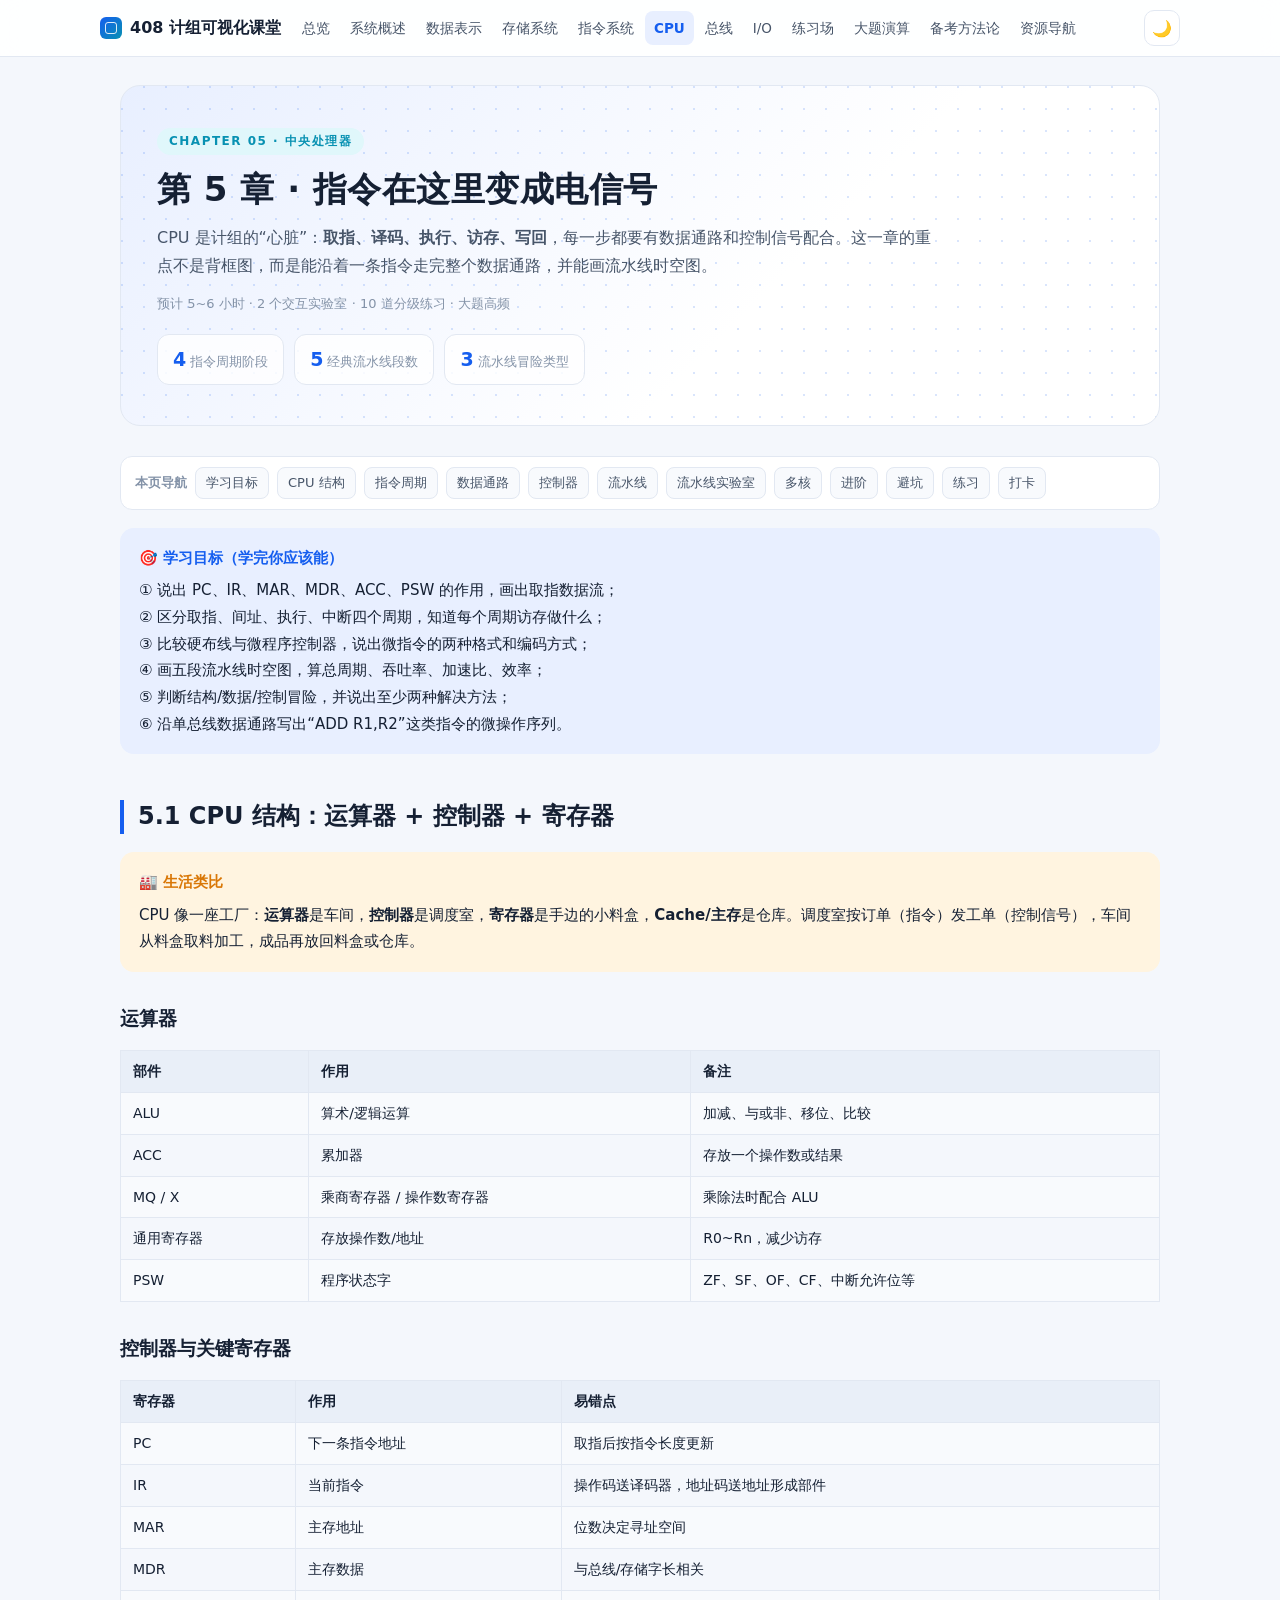
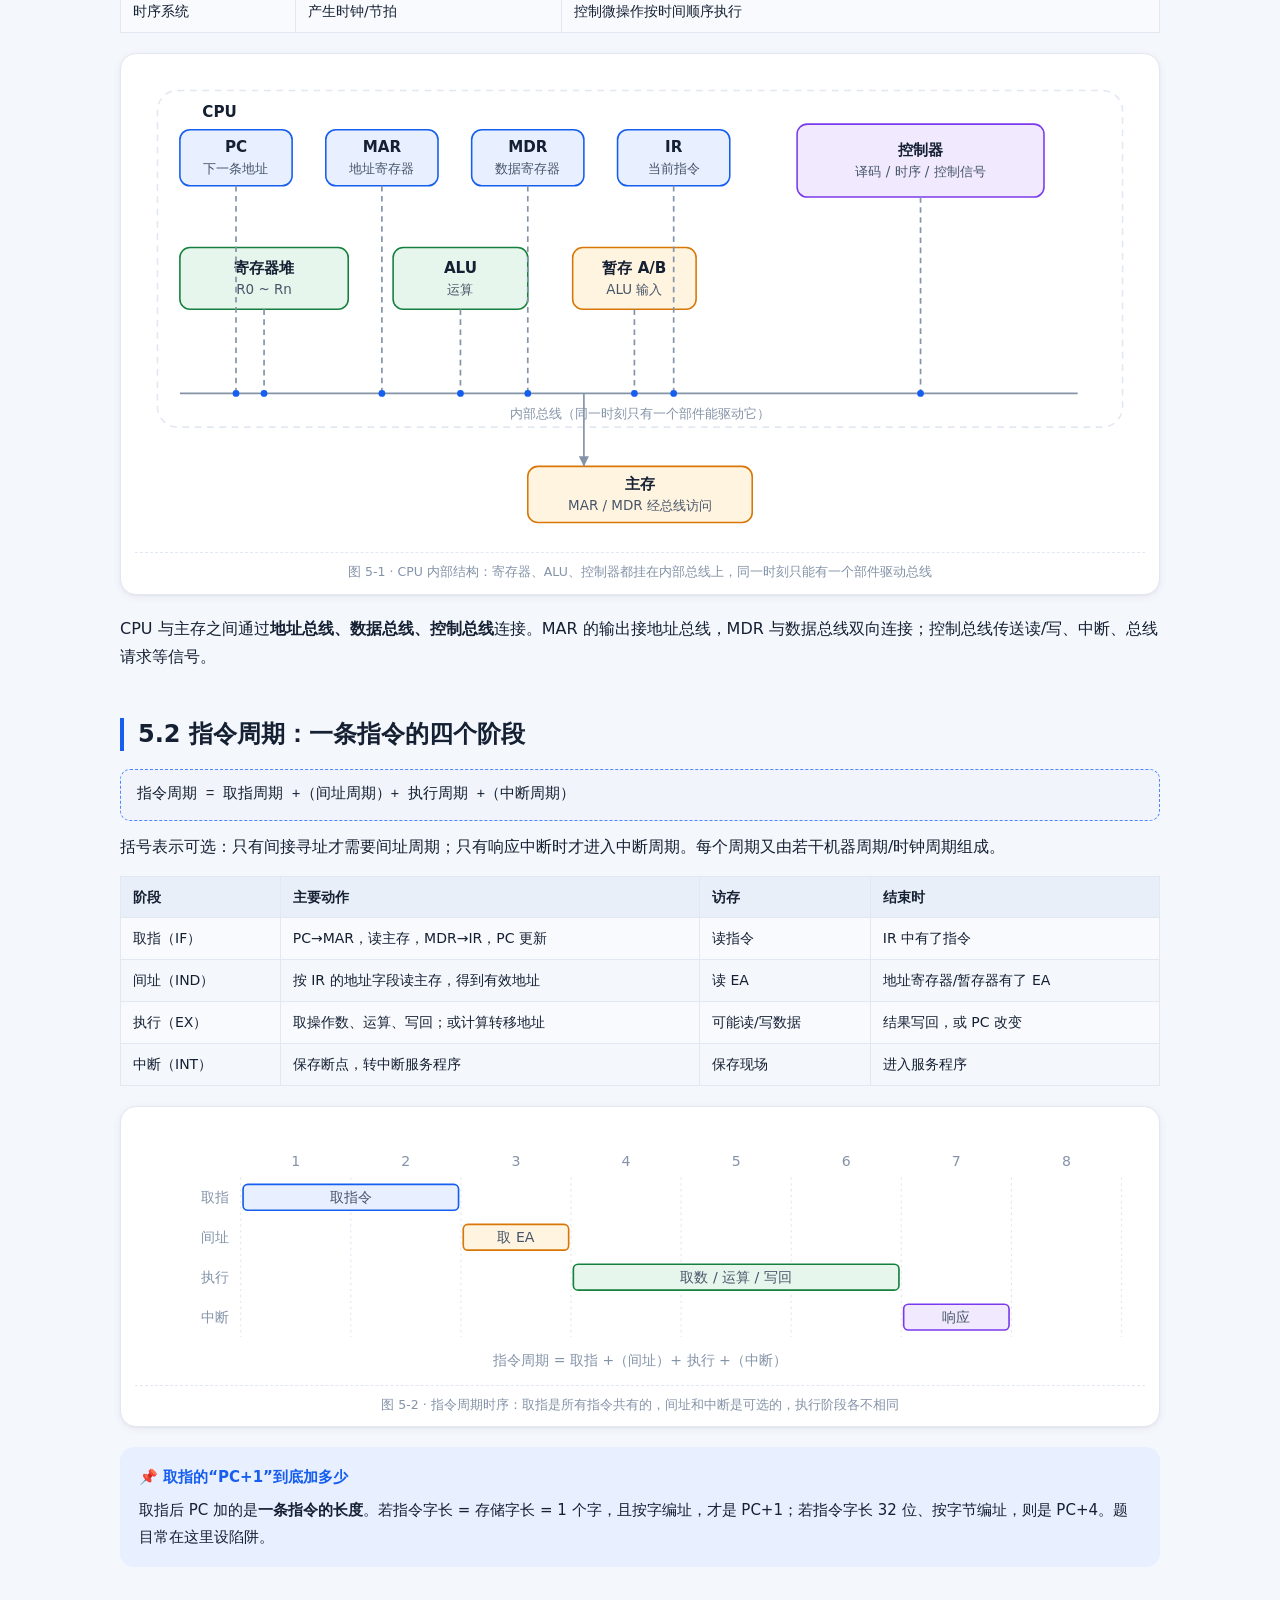
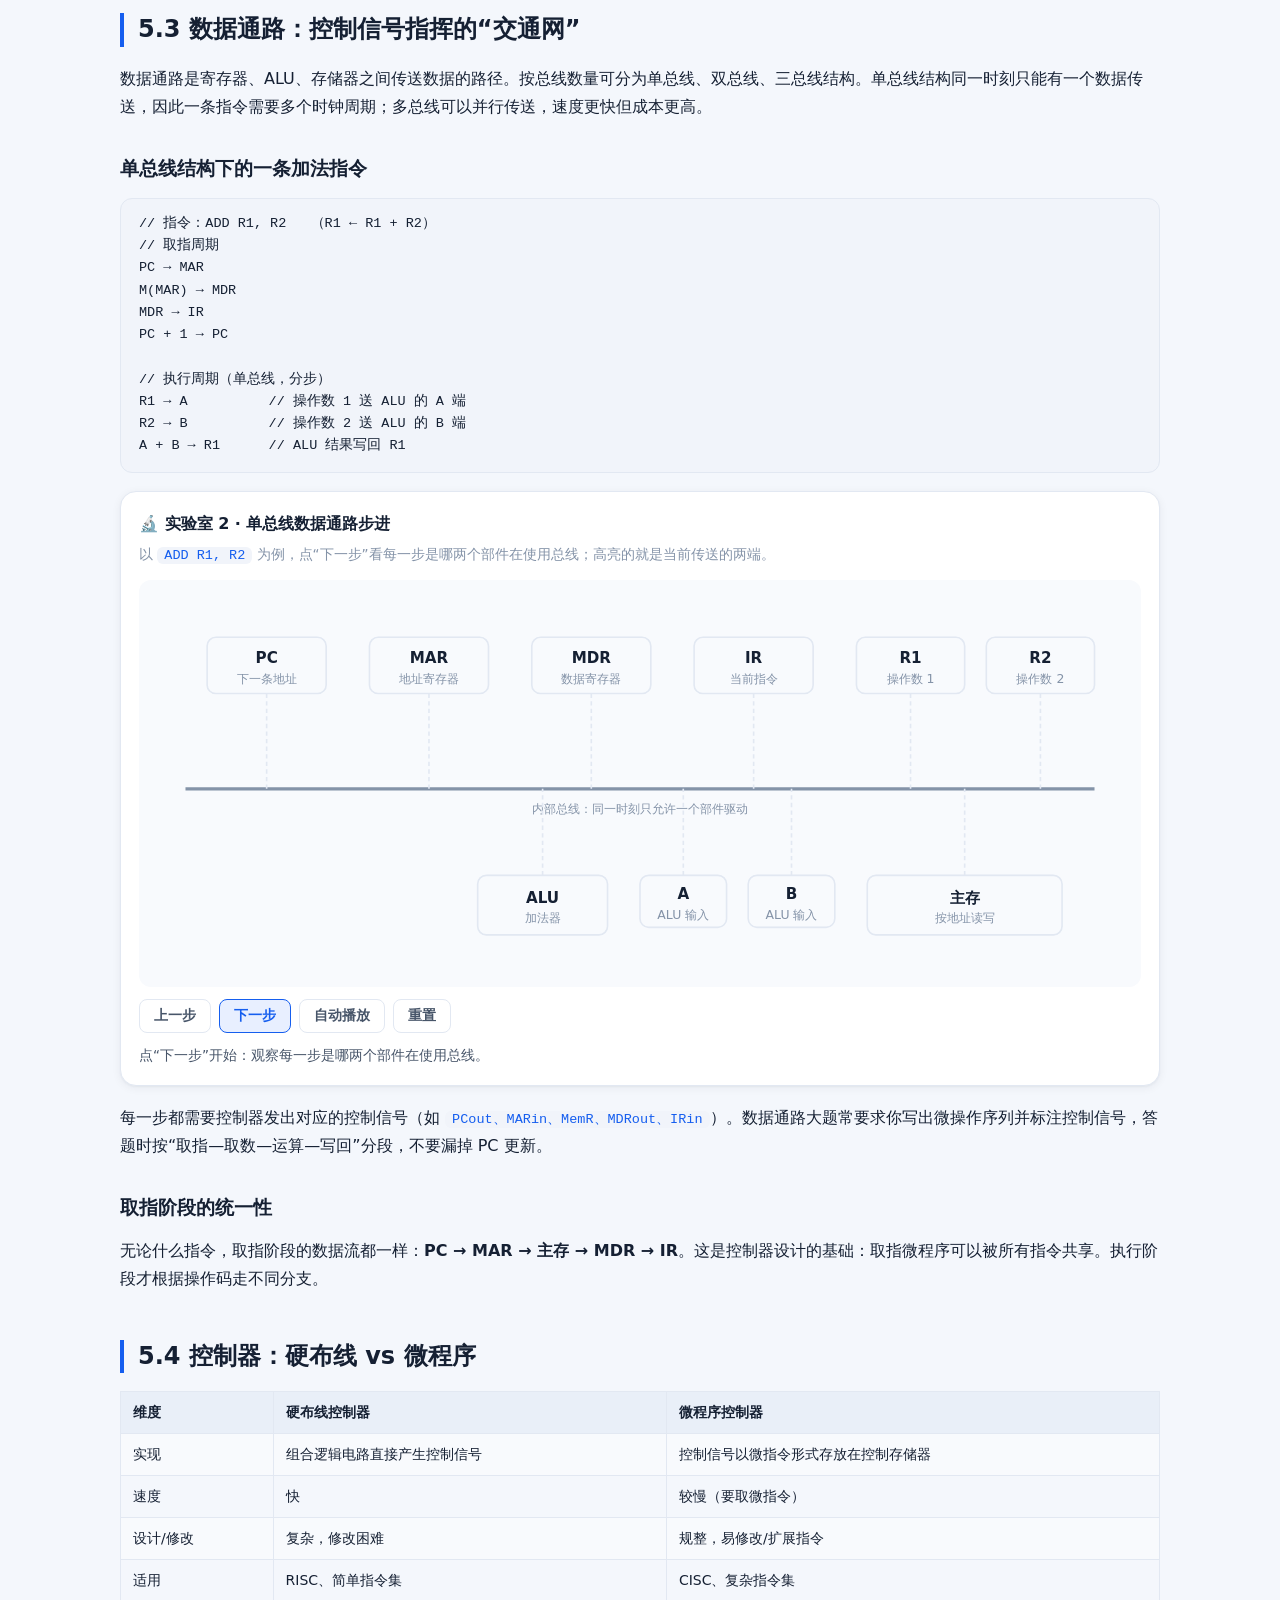
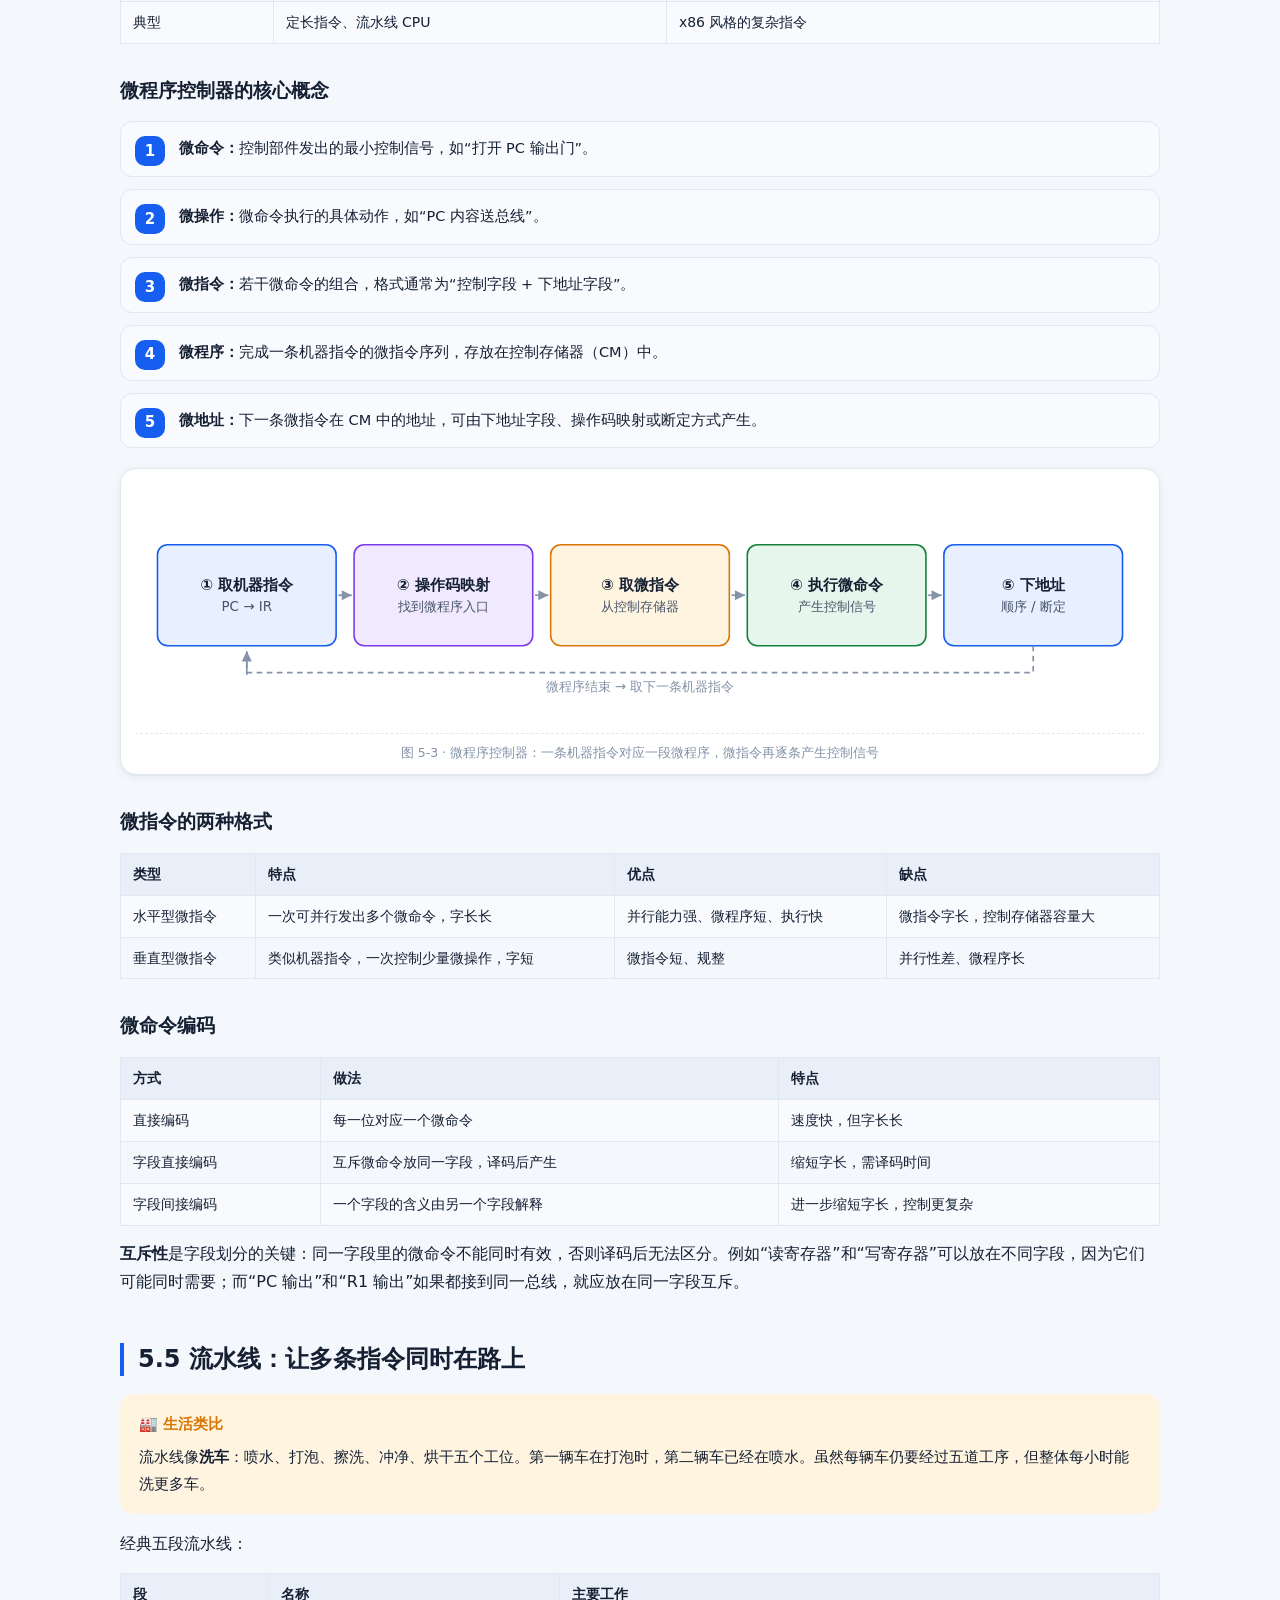
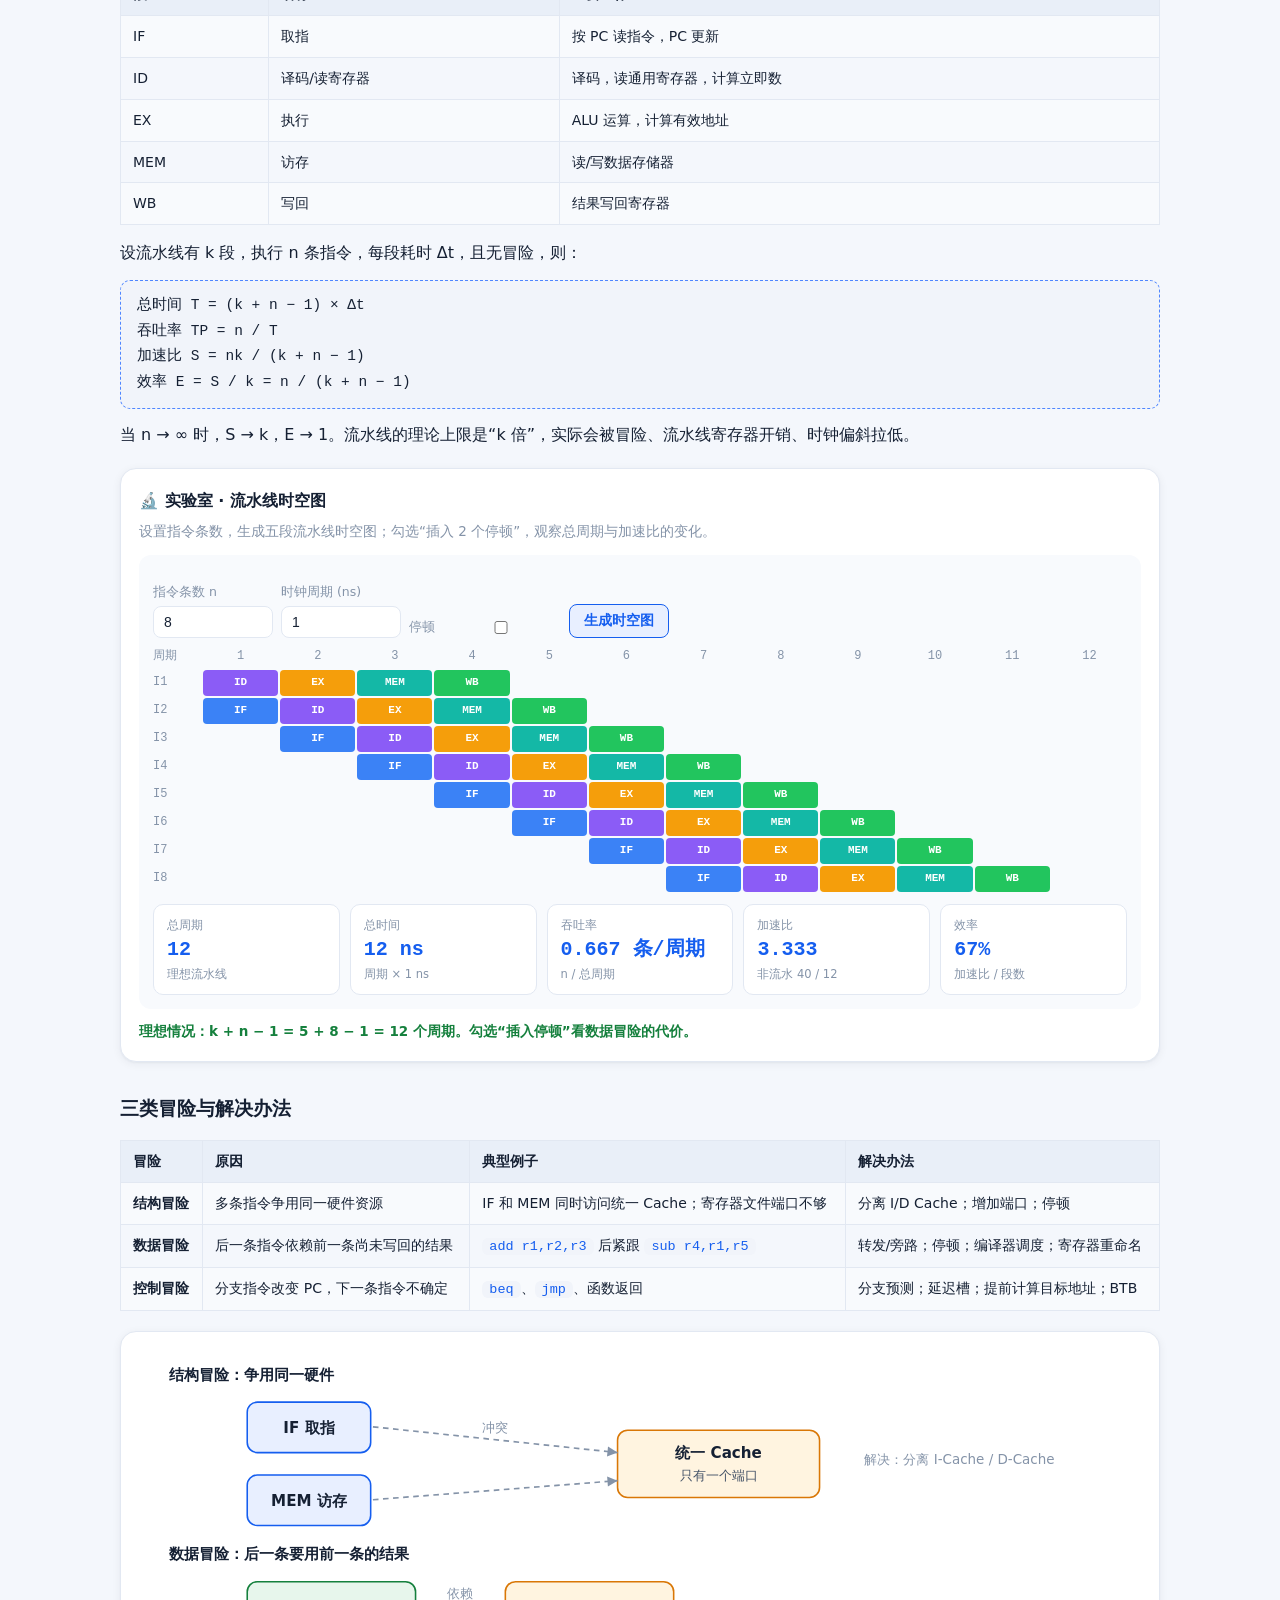
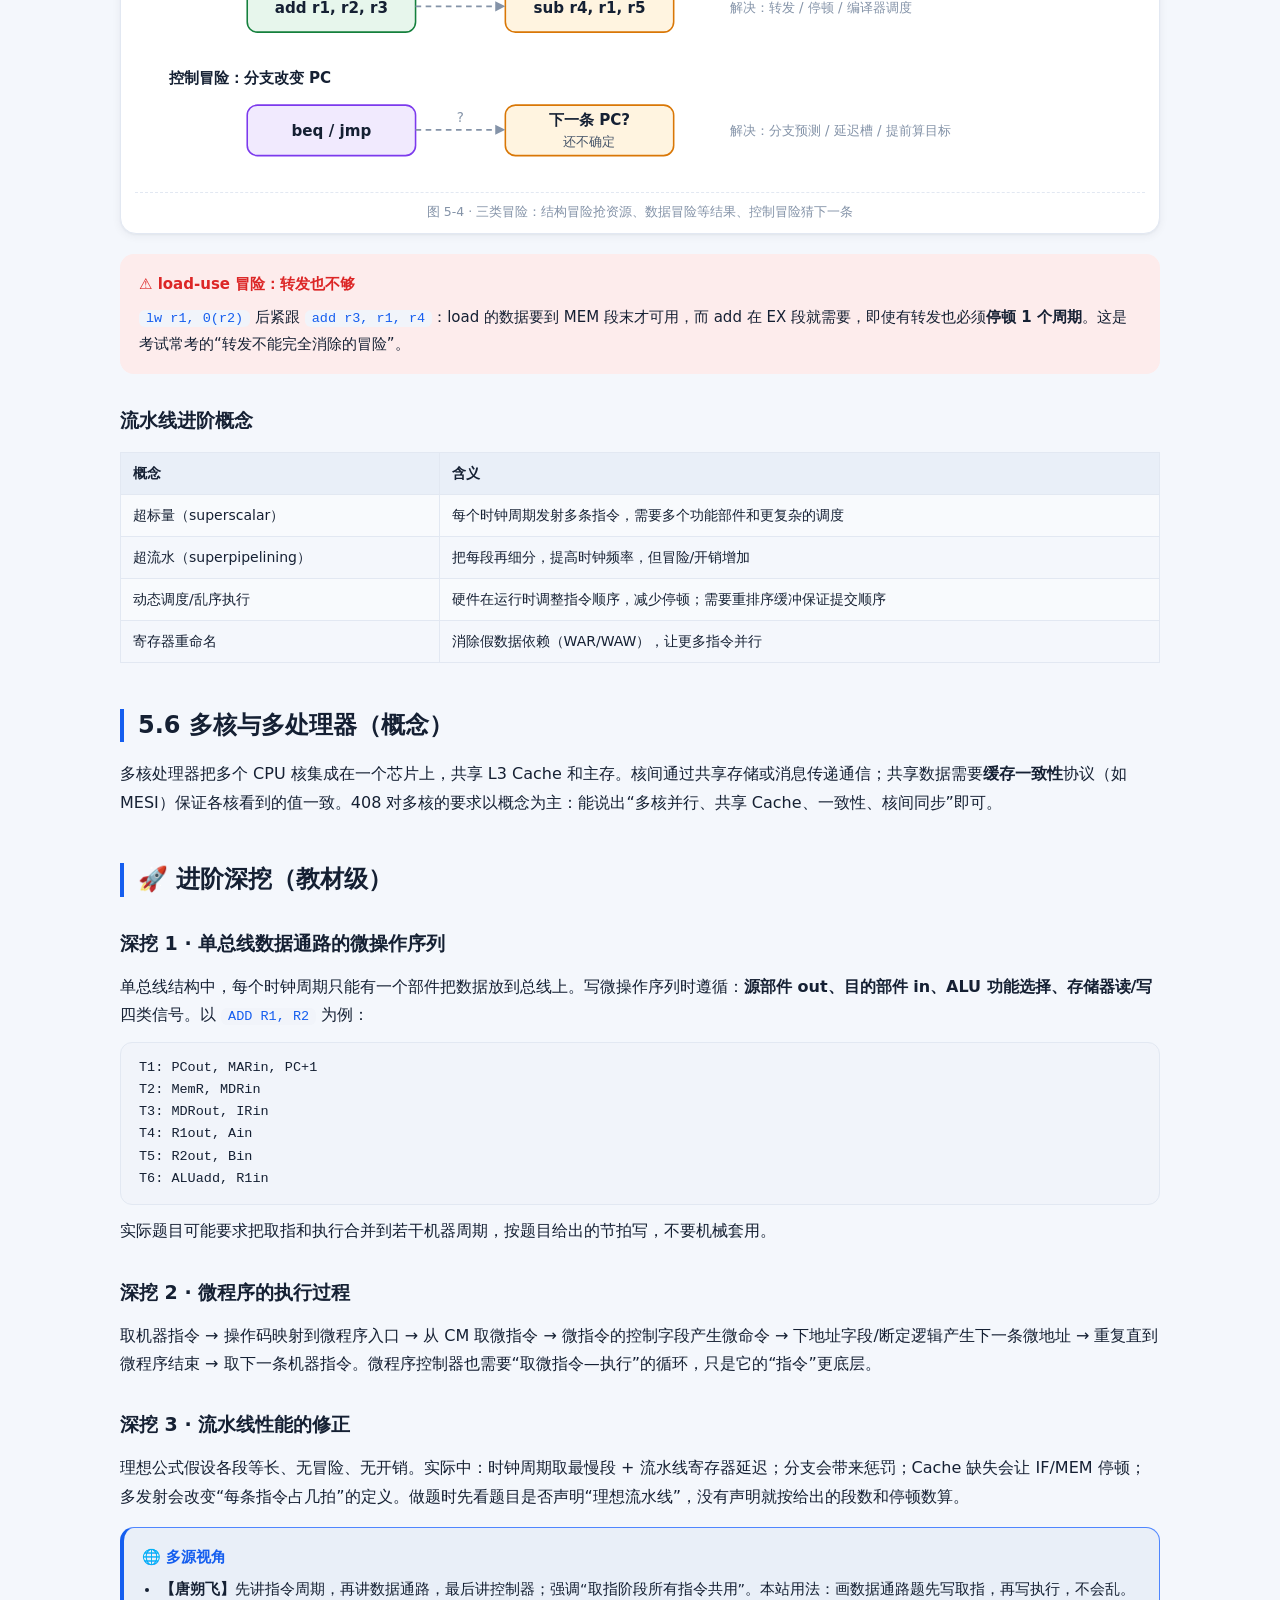
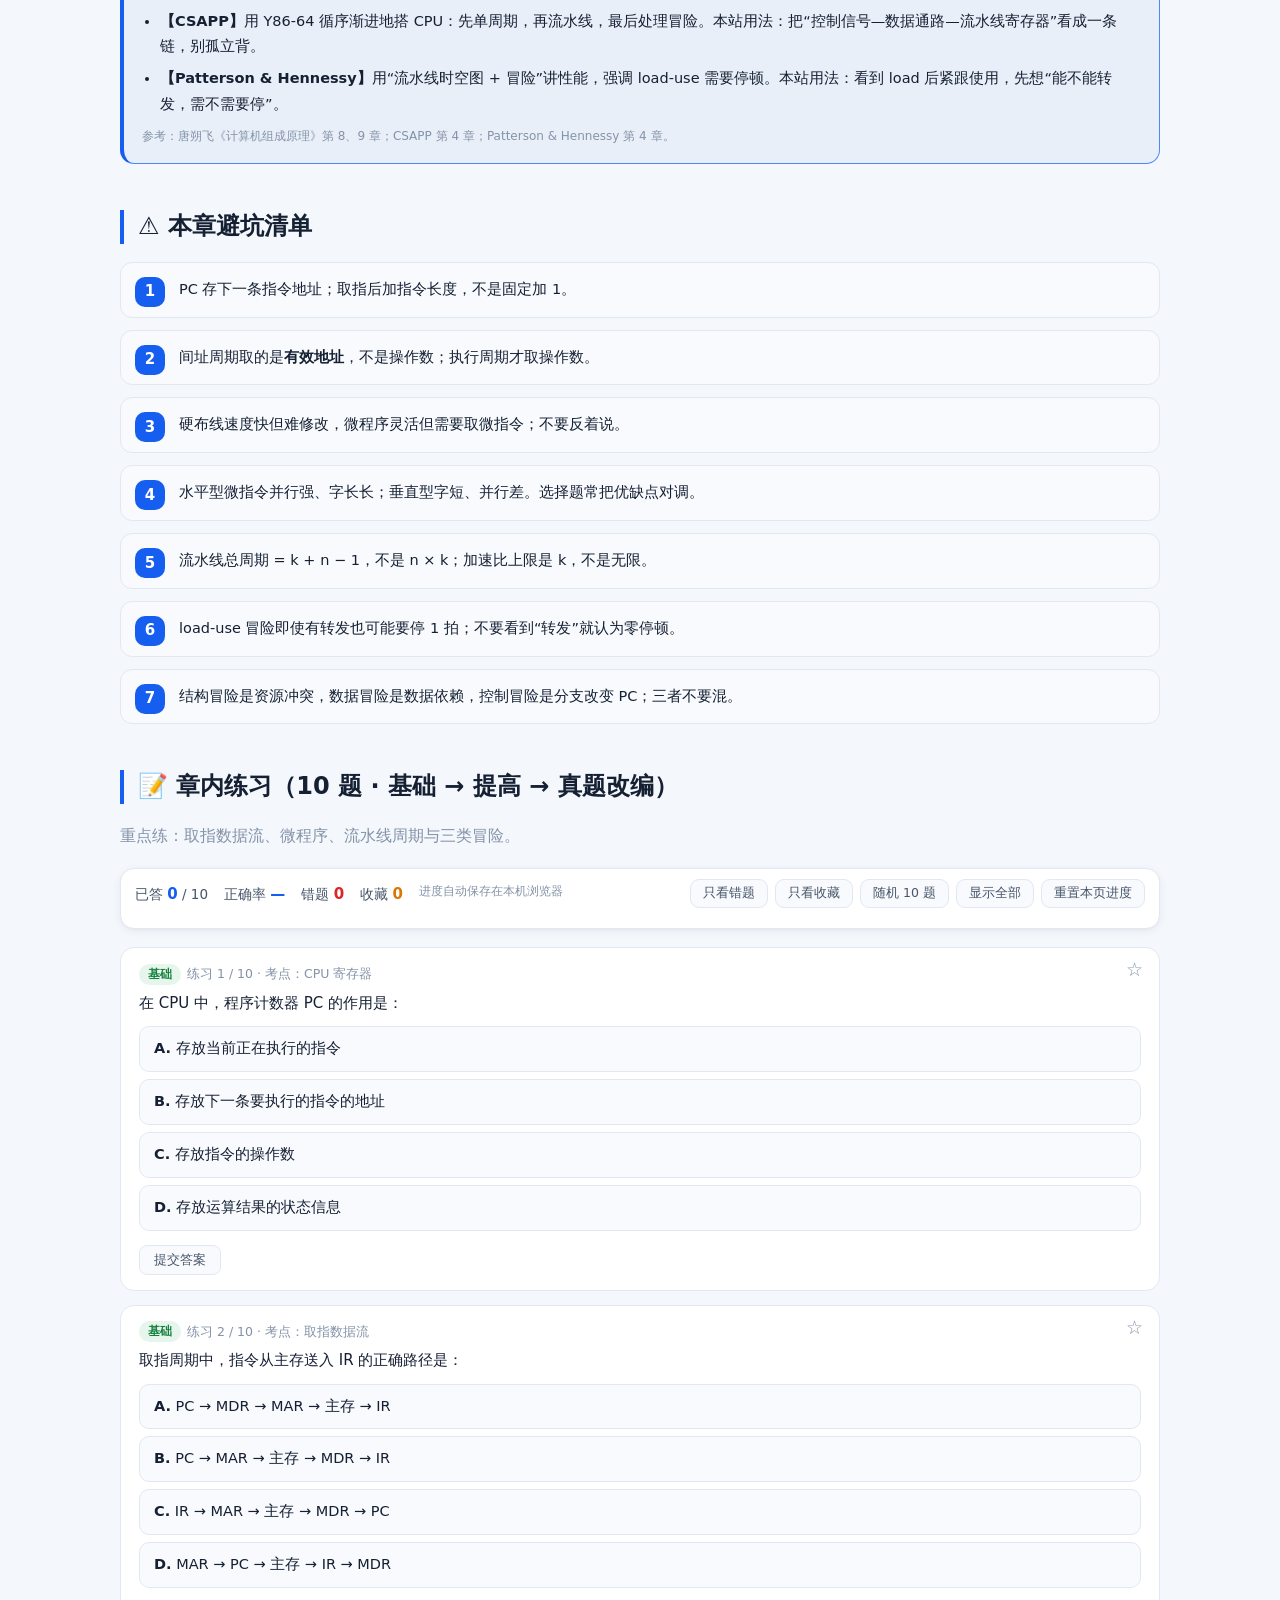
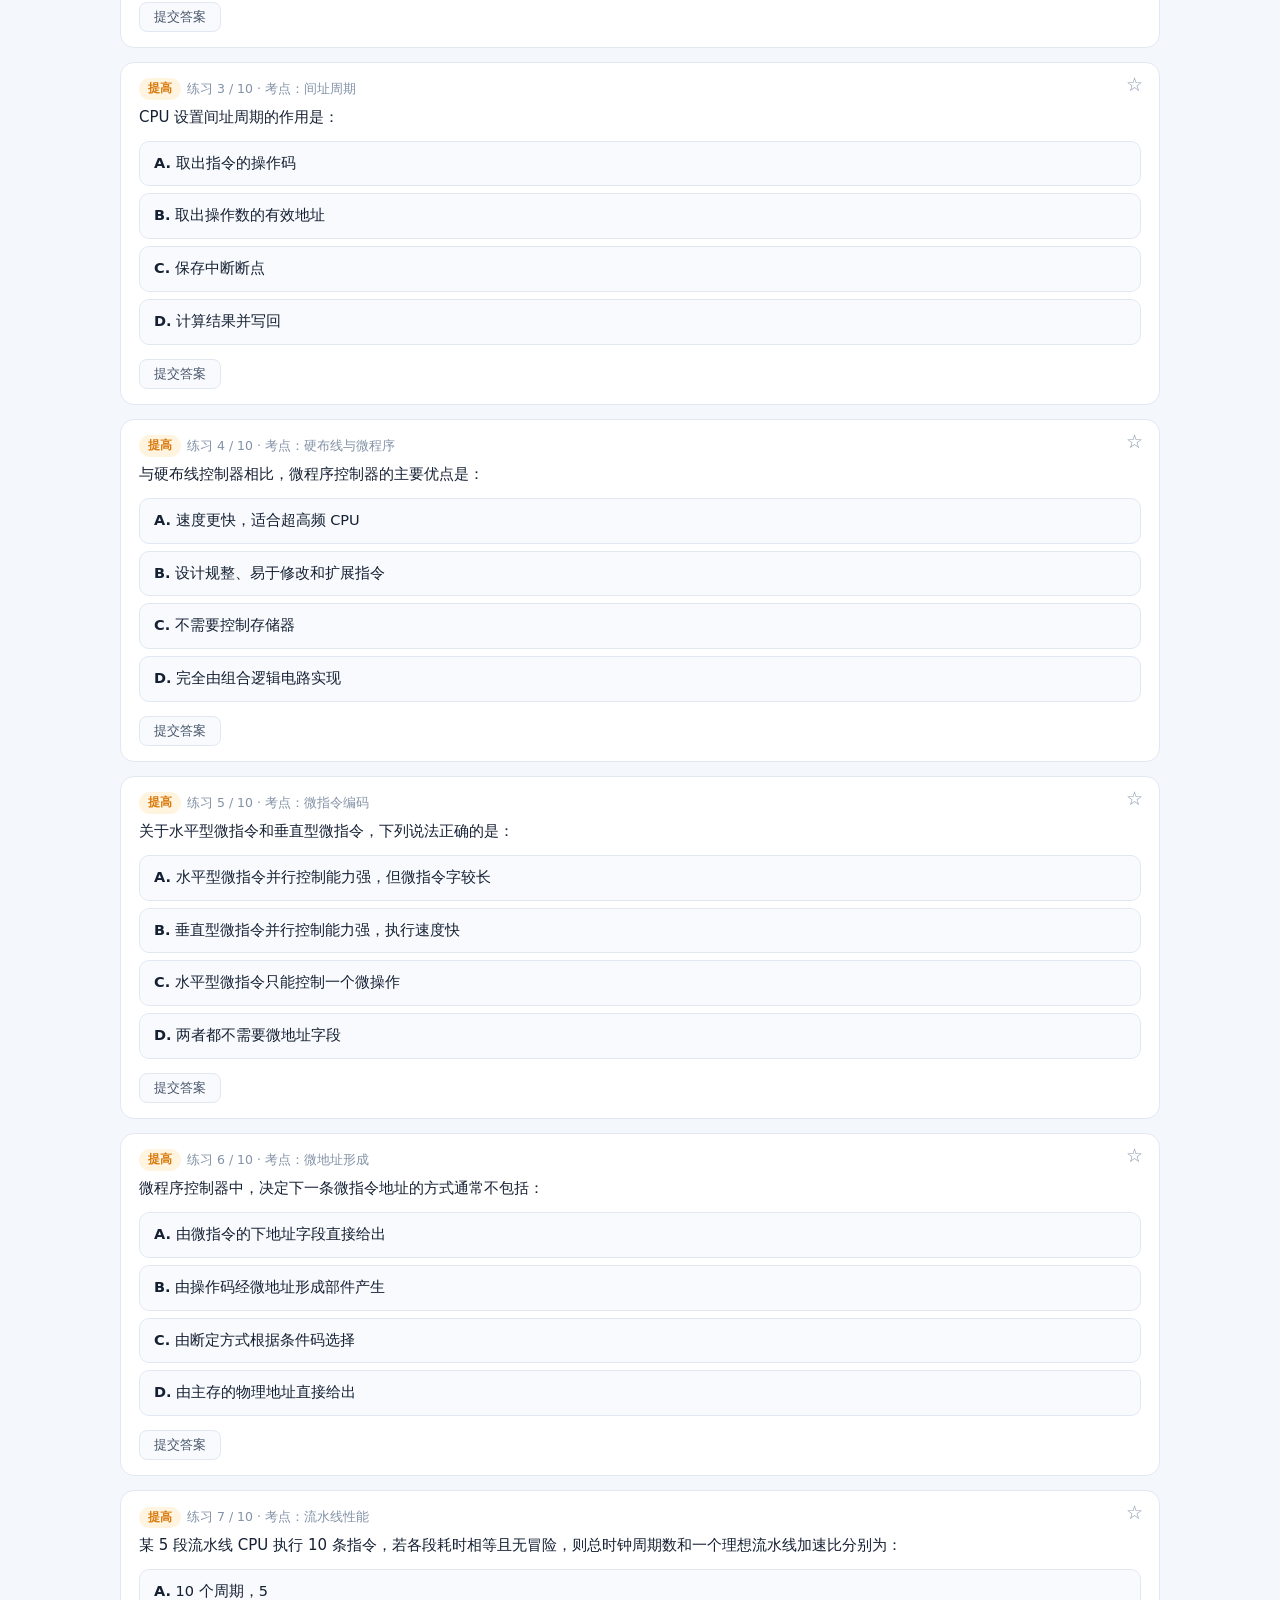
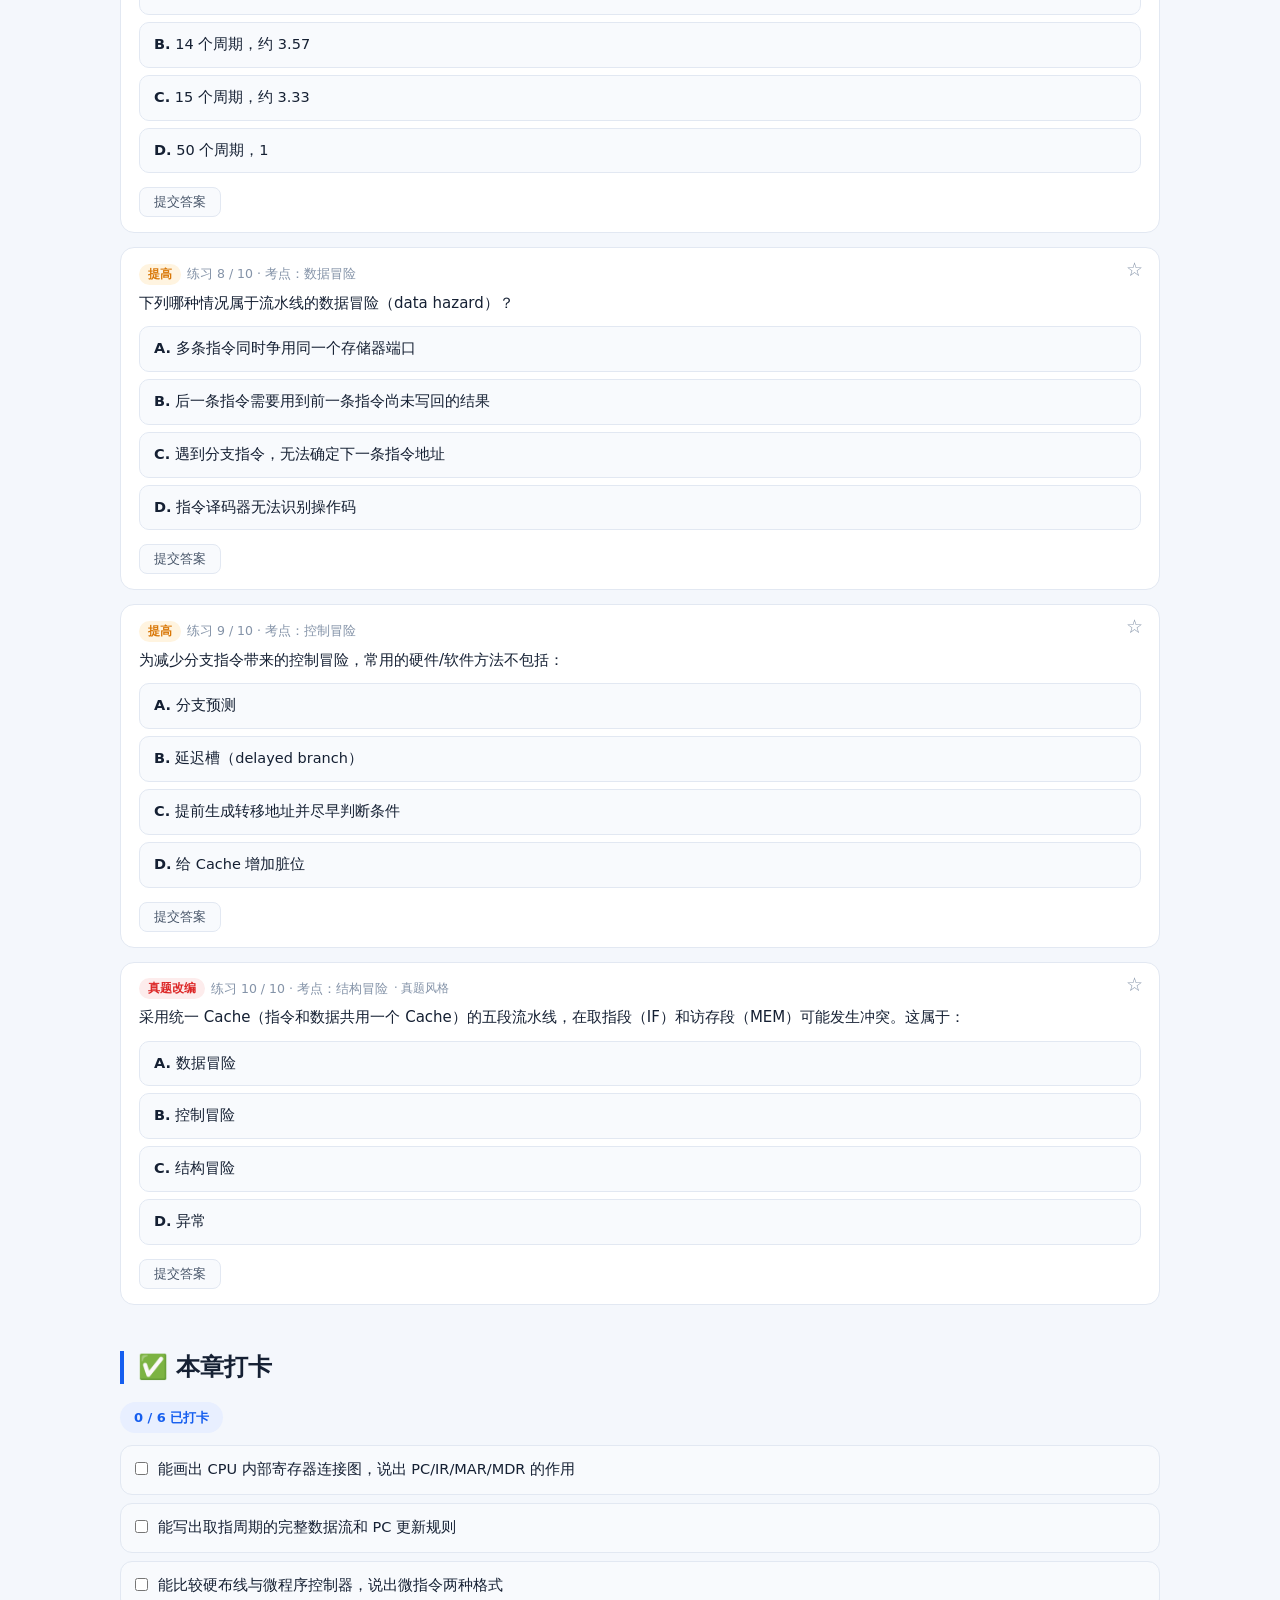
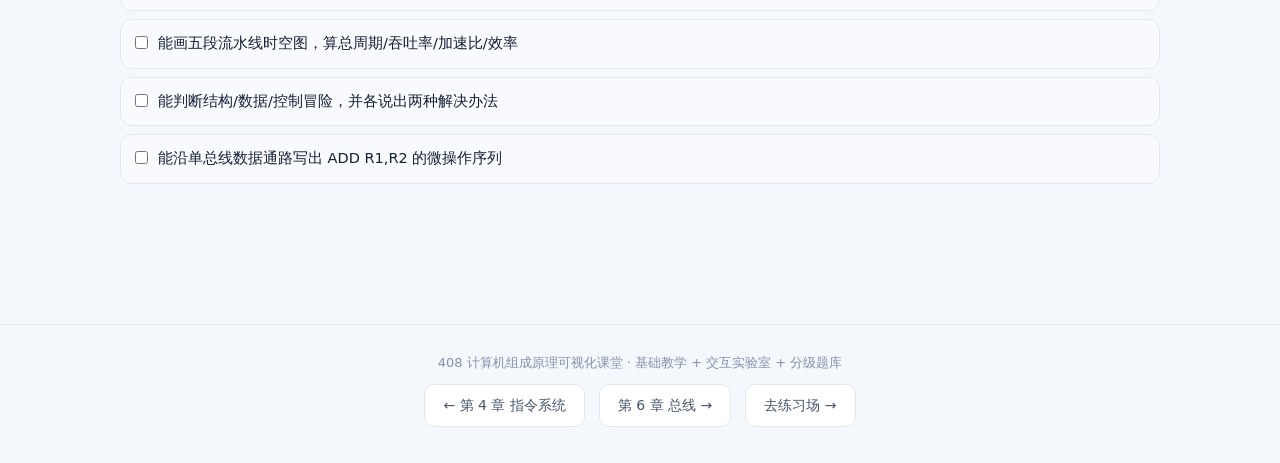
<file: ch05.html>
<!DOCTYPE html>
<html lang="zh-CN" data-theme="light">
<head>
<meta charset="UTF-8">
<meta name="viewport" content="width=device-width, initial-scale=1.0">
<title>第 5 章 中央处理器 · 408 计算机组成原理可视化课堂</title>
<meta name="description" content="408 计算机组成原理第 5 章：CPU 结构、指令周期、数据通路、硬布线与微程序控制器、五段流水线与三类冒险，附流水线时空图实验室。">
<link rel="stylesheet" href="assets/style.css?v=3">
</head>
<body>
<nav class="topbar"><div class="topbar-inner">
  <a class="logo" href="index.html"><span class="dot"></span>408 计组可视化课堂</a>
  <div class="nav-links">
    <a href="index.html">总览</a><a href="ch01.html">系统概述</a><a href="ch02.html">数据表示</a><a href="ch03.html">存储系统</a><a href="ch04.html">指令系统</a><a href="ch05.html">CPU</a><a href="ch06.html">总线</a><a href="ch07.html">I/O</a><a href="practice.html">练习场</a><a href="bigquestions.html">大题演算</a><a href="method.html">备考方法论</a><a href="resources.html">资源导航</a>
  </div>
  <button class="theme-btn" title="切换明暗主题">🌙</button>
</div></nav>

<div class="wrap">
  <div class="hero">
    <span class="kicker">CHAPTER 05 · 中央处理器</span>
    <h1>第 5 章 · 指令在这里变成电信号</h1>
    <p>CPU 是计组的“心脏”：<b>取指、译码、执行、访存、写回</b>，每一步都要有数据通路和控制信号配合。这一章的重点不是背框图，而是能沿着一条指令走完整个数据通路，并能画流水线时空图。</p>
    <p class="tagline">预计 5~6 小时 · 2 个交互实验室 · 10 道分级练习 · 大题高频</p>
    <div class="stats">
      <div class="stat"><b>4</b><span>指令周期阶段</span></div>
      <div class="stat"><b>5</b><span>经典流水线段数</span></div>
      <div class="stat"><b>3</b><span>流水线冒险类型</span></div>
    </div>
  </div>

  <div class="toc"><span class="toc-label">本页导航</span><a href="#goal">学习目标</a><a href="#s1">CPU 结构</a><a href="#s2">指令周期</a><a href="#s3">数据通路</a><a href="#s4">控制器</a><a href="#s5">流水线</a><a href="#lab">流水线实验室</a><a href="#s6">多核</a><a href="#deep">进阶</a><a href="#pit">避坑</a><a href="#quiz">练习</a><a href="#ck">打卡</a></div>

  <div class="callout exam" id="goal"><div class="co-title">🎯 学习目标（学完你应该能）</div>
  ① 说出 PC、IR、MAR、MDR、ACC、PSW 的作用，画出取指数据流；<br>
  ② 区分取指、间址、执行、中断四个周期，知道每个周期访存做什么；<br>
  ③ 比较硬布线与微程序控制器，说出微指令的两种格式和编码方式；<br>
  ④ 画五段流水线时空图，算总周期、吞吐率、加速比、效率；<br>
  ⑤ 判断结构/数据/控制冒险，并说出至少两种解决方法；<br>
  ⑥ 沿单总线数据通路写出“ADD R1,R2”这类指令的微操作序列。</div>

  <h2 class="sec" id="s1">5.1 CPU 结构：运算器 + 控制器 + 寄存器</h2>
  <div class="callout life"><div class="co-title">🏭 生活类比</div>
  CPU 像一座工厂：<b>运算器</b>是车间，<b>控制器</b>是调度室，<b>寄存器</b>是手边的小料盒，<b>Cache/主存</b>是仓库。调度室按订单（指令）发工单（控制信号），车间从料盒取料加工，成品再放回料盒或仓库。</div>

  <h3 class="sub">运算器</h3>
  <table class="tbl">
    <tr><th>部件</th><th>作用</th><th>备注</th></tr>
    <tr><td>ALU</td><td>算术/逻辑运算</td><td>加减、与或非、移位、比较</td></tr>
    <tr><td>ACC</td><td>累加器</td><td>存放一个操作数或结果</td></tr>
    <tr><td>MQ / X</td><td>乘商寄存器 / 操作数寄存器</td><td>乘除法时配合 ALU</td></tr>
    <tr><td>通用寄存器</td><td>存放操作数/地址</td><td>R0~Rn，减少访存</td></tr>
    <tr><td>PSW</td><td>程序状态字</td><td>ZF、SF、OF、CF、中断允许位等</td></tr>
  </table>

  <h3 class="sub">控制器与关键寄存器</h3>
  <table class="tbl">
    <tr><th>寄存器</th><th>作用</th><th>易错点</th></tr>
    <tr><td>PC</td><td>下一条指令地址</td><td>取指后按指令长度更新</td></tr>
    <tr><td>IR</td><td>当前指令</td><td>操作码送译码器，地址码送地址形成部件</td></tr>
    <tr><td>MAR</td><td>主存地址</td><td>位数决定寻址空间</td></tr>
    <tr><td>MDR</td><td>主存数据</td><td>与总线/存储字长相关</td></tr>
    <tr><td>时序系统</td><td>产生时钟/节拍</td><td>控制微操作按时间顺序执行</td></tr>
  </table>

  <figure class="vis" data-vis="cpu-block">
    <figcaption>图 5-1 · CPU 内部结构：寄存器、ALU、控制器都挂在内部总线上，同一时刻只能有一个部件驱动总线</figcaption>
  </figure>

  <p>CPU 与主存之间通过<b>地址总线、数据总线、控制总线</b>连接。MAR 的输出接地址总线，MDR 与数据总线双向连接；控制总线传送读/写、中断、总线请求等信号。</p>

  <h2 class="sec" id="s2">5.2 指令周期：一条指令的四个阶段</h2>
  <div class="formula">
    指令周期 = 取指周期 +（间址周期）+ 执行周期 +（中断周期）
  </div>
  <p>括号表示可选：只有间接寻址才需要间址周期；只有响应中断时才进入中断周期。每个周期又由若干机器周期/时钟周期组成。</p>

  <table class="tbl">
    <tr><th>阶段</th><th>主要动作</th><th>访存</th><th>结束时</th></tr>
    <tr><td>取指（IF）</td><td>PC→MAR，读主存，MDR→IR，PC 更新</td><td>读指令</td><td>IR 中有了指令</td></tr>
    <tr><td>间址（IND）</td><td>按 IR 的地址字段读主存，得到有效地址</td><td>读 EA</td><td>地址寄存器/暂存器有了 EA</td></tr>
    <tr><td>执行（EX）</td><td>取操作数、运算、写回；或计算转移地址</td><td>可能读/写数据</td><td>结果写回，或 PC 改变</td></tr>
    <tr><td>中断（INT）</td><td>保存断点，转中断服务程序</td><td>保存现场</td><td>进入服务程序</td></tr>
  </table>

  <figure class="vis" data-vis="instruction-timing">
    <figcaption>图 5-2 · 指令周期时序：取指是所有指令共有的，间址和中断是可选的，执行阶段各不相同</figcaption>
  </figure>

  <div class="callout exam"><div class="co-title">📌 取指的“PC+1”到底加多少</div>
  取指后 PC 加的是<b>一条指令的长度</b>。若指令字长 = 存储字长 = 1 个字，且按字编址，才是 PC+1；若指令字长 32 位、按字节编址，则是 PC+4。题目常在这里设陷阱。</div>

  <h2 class="sec" id="s3">5.3 数据通路：控制信号指挥的“交通网”</h2>
  <p>数据通路是寄存器、ALU、存储器之间传送数据的路径。按总线数量可分为单总线、双总线、三总线结构。单总线结构同一时刻只能有一个数据传送，因此一条指令需要多个时钟周期；多总线可以并行传送，速度更快但成本更高。</p>

  <h3 class="sub">单总线结构下的一条加法指令</h3>
  <pre class="code">// 指令：ADD R1, R2   （R1 ← R1 + R2）
// 取指周期
PC → MAR
M(MAR) → MDR
MDR → IR
PC + 1 → PC

// 执行周期（单总线，分步）
R1 → A          // 操作数 1 送 ALU 的 A 端
R2 → B          // 操作数 2 送 ALU 的 B 端
A + B → R1      // ALU 结果写回 R1</pre>

  <div class="lab" id="lab-datapath">
    <div class="lab-title">🔬 实验室 2 · 单总线数据通路步进</div>
    <div class="lab-desc">以 <code class="inline">ADD R1, R2</code> 为例，点“下一步”看每一步是哪两个部件在使用总线；高亮的就是当前传送的两端。</div>
    <div class="lab-stage"><div id="dp-stage"></div></div>
    <div class="lab-ctrl">
      <button id="dp-prev" class="ghost" type="button">上一步</button>
      <button id="dp-next" type="button">下一步</button>
      <button id="dp-auto" class="ghost" type="button">自动播放</button>
      <button id="dp-reset" class="ghost" type="button">重置</button>
    </div>
    <div class="lab-note" id="dp-note"></div>
  </div>

  <p>每一步都需要控制器发出对应的控制信号（如 <code class="inline">PCout、MARin、MemR、MDRout、IRin</code>）。数据通路大题常要求你写出微操作序列并标注控制信号，答题时按“取指—取数—运算—写回”分段，不要漏掉 PC 更新。</p>

  <h3 class="sub">取指阶段的统一性</h3>
  <p>无论什么指令，取指阶段的数据流都一样：<b>PC → MAR → 主存 → MDR → IR</b>。这是控制器设计的基础：取指微程序可以被所有指令共享。执行阶段才根据操作码走不同分支。</p>

  <h2 class="sec" id="s4">5.4 控制器：硬布线 vs 微程序</h2>
  <table class="tbl">
    <tr><th>维度</th><th>硬布线控制器</th><th>微程序控制器</th></tr>
    <tr><td>实现</td><td>组合逻辑电路直接产生控制信号</td><td>控制信号以微指令形式存放在控制存储器</td></tr>
    <tr><td>速度</td><td>快</td><td>较慢（要取微指令）</td></tr>
    <tr><td>设计/修改</td><td>复杂，修改困难</td><td>规整，易修改/扩展指令</td></tr>
    <tr><td>适用</td><td>RISC、简单指令集</td><td>CISC、复杂指令集</td></tr>
    <tr><td>典型</td><td>定长指令、流水线 CPU</td><td>x86 风格的复杂指令</td></tr>
  </table>

  <h3 class="sub">微程序控制器的核心概念</h3>
  <div class="steps">
    <div class="step"><b>微命令：</b>控制部件发出的最小控制信号，如“打开 PC 输出门”。</div>
    <div class="step"><b>微操作：</b>微命令执行的具体动作，如“PC 内容送总线”。</div>
    <div class="step"><b>微指令：</b>若干微命令的组合，格式通常为“控制字段 + 下地址字段”。</div>
    <div class="step"><b>微程序：</b>完成一条机器指令的微指令序列，存放在控制存储器（CM）中。</div>
    <div class="step"><b>微地址：</b>下一条微指令在 CM 中的地址，可由下地址字段、操作码映射或断定方式产生。</div>
  </div>

  <figure class="vis" data-vis="microprogram-flow">
    <figcaption>图 5-3 · 微程序控制器：一条机器指令对应一段微程序，微指令再逐条产生控制信号</figcaption>
  </figure>

  <h3 class="sub">微指令的两种格式</h3>
  <table class="tbl">
    <tr><th>类型</th><th>特点</th><th>优点</th><th>缺点</th></tr>
    <tr><td>水平型微指令</td><td>一次可并行发出多个微命令，字长长</td><td>并行能力强、微程序短、执行快</td><td>微指令字长，控制存储器容量大</td></tr>
    <tr><td>垂直型微指令</td><td>类似机器指令，一次控制少量微操作，字短</td><td>微指令短、规整</td><td>并行性差、微程序长</td></tr>
  </table>

  <h3 class="sub">微命令编码</h3>
  <table class="tbl">
    <tr><th>方式</th><th>做法</th><th>特点</th></tr>
    <tr><td>直接编码</td><td>每一位对应一个微命令</td><td>速度快，但字长长</td></tr>
    <tr><td>字段直接编码</td><td>互斥微命令放同一字段，译码后产生</td><td>缩短字长，需译码时间</td></tr>
    <tr><td>字段间接编码</td><td>一个字段的含义由另一个字段解释</td><td>进一步缩短字长，控制更复杂</td></tr>
  </table>
  <p><b>互斥性</b>是字段划分的关键：同一字段里的微命令不能同时有效，否则译码后无法区分。例如“读寄存器”和“写寄存器”可以放在不同字段，因为它们可能同时需要；而“PC 输出”和“R1 输出”如果都接到同一总线，就应放在同一字段互斥。</p>

  <h2 class="sec" id="s5">5.5 流水线：让多条指令同时在路上</h2>
  <div class="callout life"><div class="co-title">🏭 生活类比</div>
  流水线像<b>洗车</b>：喷水、打泡、擦洗、冲净、烘干五个工位。第一辆车在打泡时，第二辆车已经在喷水。虽然每辆车仍要经过五道工序，但整体每小时能洗更多车。</div>

  <p>经典五段流水线：</p>
  <table class="tbl">
    <tr><th>段</th><th>名称</th><th>主要工作</th></tr>
    <tr><td>IF</td><td>取指</td><td>按 PC 读指令，PC 更新</td></tr>
    <tr><td>ID</td><td>译码/读寄存器</td><td>译码，读通用寄存器，计算立即数</td></tr>
    <tr><td>EX</td><td>执行</td><td>ALU 运算，计算有效地址</td></tr>
    <tr><td>MEM</td><td>访存</td><td>读/写数据存储器</td></tr>
    <tr><td>WB</td><td>写回</td><td>结果写回寄存器</td></tr>
  </table>

  <p>设流水线有 k 段，执行 n 条指令，每段耗时 Δt，且无冒险，则：</p>
  <div class="formula">
    总时间 T = (k + n − 1) × Δt<br>
    吞吐率 TP = n / T<br>
    加速比 S = nk / (k + n − 1)<br>
    效率 E = S / k = n / (k + n − 1)
  </div>
  <p>当 n → ∞ 时，S → k，E → 1。流水线的理论上限是“k 倍”，实际会被冒险、流水线寄存器开销、时钟偏斜拉低。</p>

  <div class="lab" id="lab-pipe">
    <div class="lab-title">🔬 实验室 · 流水线时空图</div>
    <div class="lab-desc">设置指令条数，生成五段流水线时空图；勾选“插入 2 个停顿”，观察总周期与加速比的变化。</div>
    <div class="lab-stage">
      <div class="lab-ctrl">
        <label class="lab-field">指令条数 n<input id="pipe-n" type="number" value="8" min="1" max="12"></label>
        <label class="lab-field">时钟周期 (ns)<input id="pipe-cycle" type="number" value="1" step="0.1" min="0.1"></label>
        <label class="lab-field" style="flex-direction:row;align-items:center;gap:6px">停顿<input id="pipe-stall" type="checkbox"></label>
        <button id="pipe-go" type="button">生成时空图</button>
      </div>
      <div id="pipe-out"></div>
    </div>
    <div class="lab-note" id="pipe-note"></div>
  </div>

  <h3 class="sub">三类冒险与解决办法</h3>
  <table class="tbl">
    <tr><th>冒险</th><th>原因</th><th>典型例子</th><th>解决办法</th></tr>
    <tr><td><b>结构冒险</b></td><td>多条指令争用同一硬件资源</td><td>IF 和 MEM 同时访问统一 Cache；寄存器文件端口不够</td><td>分离 I/D Cache；增加端口；停顿</td></tr>
    <tr><td><b>数据冒险</b></td><td>后一条指令依赖前一条尚未写回的结果</td><td><code class="inline">add r1,r2,r3</code> 后紧跟 <code class="inline">sub r4,r1,r5</code></td><td>转发/旁路；停顿；编译器调度；寄存器重命名</td></tr>
    <tr><td><b>控制冒险</b></td><td>分支指令改变 PC，下一条指令不确定</td><td><code class="inline">beq</code>、<code class="inline">jmp</code>、函数返回</td><td>分支预测；延迟槽；提前计算目标地址；BTB</td></tr>
  </table>

  <figure class="vis" data-vis="pipeline-hazards">
    <figcaption>图 5-4 · 三类冒险：结构冒险抢资源、数据冒险等结果、控制冒险猜下一条</figcaption>
  </figure>

  <div class="callout warn"><div class="co-title">⚠️ load-use 冒险：转发也不够</div>
  <code class="inline">lw r1, 0(r2)</code> 后紧跟 <code class="inline">add r3, r1, r4</code>：load 的数据要到 MEM 段末才可用，而 add 在 EX 段就需要，即使有转发也必须<b>停顿 1 个周期</b>。这是考试常考的“转发不能完全消除的冒险”。</div>

  <h3 class="sub">流水线进阶概念</h3>
  <table class="tbl">
    <tr><th>概念</th><th>含义</th></tr>
    <tr><td>超标量（superscalar）</td><td>每个时钟周期发射多条指令，需要多个功能部件和更复杂的调度</td></tr>
    <tr><td>超流水（superpipelining）</td><td>把每段再细分，提高时钟频率，但冒险/开销增加</td></tr>
    <tr><td>动态调度/乱序执行</td><td>硬件在运行时调整指令顺序，减少停顿；需要重排序缓冲保证提交顺序</td></tr>
    <tr><td>寄存器重命名</td><td>消除假数据依赖（WAR/WAW），让更多指令并行</td></tr>
  </table>

  <h2 class="sec" id="s6">5.6 多核与多处理器（概念）</h2>
  <p>多核处理器把多个 CPU 核集成在一个芯片上，共享 L3 Cache 和主存。核间通过共享存储或消息传递通信；共享数据需要<b>缓存一致性</b>协议（如 MESI）保证各核看到的值一致。408 对多核的要求以概念为主：能说出“多核并行、共享 Cache、一致性、核间同步”即可。</p>

  <h2 class="sec" id="deep">🚀 进阶深挖（教材级）</h2>
  <h3 class="sub">深挖 1 · 单总线数据通路的微操作序列</h3>
  <p>单总线结构中，每个时钟周期只能有一个部件把数据放到总线上。写微操作序列时遵循：<b>源部件 out、目的部件 in、ALU 功能选择、存储器读/写</b>四类信号。以 <code class="inline">ADD R1, R2</code> 为例：</p>
  <pre class="code">T1: PCout, MARin, PC+1
T2: MemR, MDRin
T3: MDRout, IRin
T4: R1out, Ain
T5: R2out, Bin
T6: ALUadd, R1in</pre>
  <p>实际题目可能要求把取指和执行合并到若干机器周期，按题目给出的节拍写，不要机械套用。</p>

  <h3 class="sub">深挖 2 · 微程序的执行过程</h3>
  <p>取机器指令 → 操作码映射到微程序入口 → 从 CM 取微指令 → 微指令的控制字段产生微命令 → 下地址字段/断定逻辑产生下一条微地址 → 重复直到微程序结束 → 取下一条机器指令。微程序控制器也需要“取微指令—执行”的循环，只是它的“指令”更底层。</p>

  <h3 class="sub">深挖 3 · 流水线性能的修正</h3>
  <p>理想公式假设各段等长、无冒险、无开销。实际中：时钟周期取最慢段 + 流水线寄存器延迟；分支会带来惩罚；Cache 缺失会让 IF/MEM 停顿；多发射会改变“每条指令占几拍”的定义。做题时先看题目是否声明“理想流水线”，没有声明就按给出的段数和停顿数算。</p>

  <div class="callout views"><div class="co-title">🌐 多源视角</div>
  <ul>
    <li><b>【唐朔飞】</b>先讲指令周期，再讲数据通路，最后讲控制器；强调“取指阶段所有指令共用”。本站用法：画数据通路题先写取指，再写执行，不会乱。</li>
    <li><b>【CSAPP】</b>用 Y86-64 循序渐进地搭 CPU：先单周期，再流水线，最后处理冒险。本站用法：把“控制信号—数据通路—流水线寄存器”看成一条链，别孤立背。</li>
    <li><b>【Patterson & Hennessy】</b>用“流水线时空图 + 冒险”讲性能，强调 load-use 需要停顿。本站用法：看到 load 后紧跟使用，先想“能不能转发，需不需要停”。</li>
  </ul>
  <div class="src">参考：唐朔飞《计算机组成原理》第 8、9 章；CSAPP 第 4 章；Patterson & Hennessy 第 4 章。</div></div>

  <h2 class="sec" id="pit">⚠️ 本章避坑清单</h2>
  <div class="steps">
    <div class="step">PC 存下一条指令地址；取指后加指令长度，不是固定加 1。</div>
    <div class="step">间址周期取的是<b>有效地址</b>，不是操作数；执行周期才取操作数。</div>
    <div class="step">硬布线速度快但难修改，微程序灵活但需要取微指令；不要反着说。</div>
    <div class="step">水平型微指令并行强、字长长；垂直型字短、并行差。选择题常把优缺点对调。</div>
    <div class="step">流水线总周期 = k + n − 1，不是 n × k；加速比上限是 k，不是无限。</div>
    <div class="step">load-use 冒险即使有转发也可能要停 1 拍；不要看到“转发”就认为零停顿。</div>
    <div class="step">结构冒险是资源冲突，数据冒险是数据依赖，控制冒险是分支改变 PC；三者不要混。</div>
  </div>

  <h2 class="sec" id="quiz">📝 章内练习（<span data-quiz-count>10</span> 题 · 基础 → 提高 → 真题改编）</h2>
  <p class="muted">重点练：取指数据流、微程序、流水线周期与三类冒险。</p>
  <div data-quiz-ch="5"></div>

  <h2 class="sec" id="ck">✅ 本章打卡</h2>
  <div data-ck-scope>
    <p><span class="progress-pill">0 / 6 已打卡</span></p>
    <div class="checklist">
      <label class="check-item" data-ck="c5-1"><input type="checkbox"><span>能画出 CPU 内部寄存器连接图，说出 PC/IR/MAR/MDR 的作用</span></label>
      <label class="check-item" data-ck="c5-2"><input type="checkbox"><span>能写出取指周期的完整数据流和 PC 更新规则</span></label>
      <label class="check-item" data-ck="c5-3"><input type="checkbox"><span>能比较硬布线与微程序控制器，说出微指令两种格式</span></label>
      <label class="check-item" data-ck="c5-4"><input type="checkbox"><span>能画五段流水线时空图，算总周期/吞吐率/加速比/效率</span></label>
      <label class="check-item" data-ck="c5-5"><input type="checkbox"><span>能判断结构/数据/控制冒险，并各说出两种解决办法</span></label>
      <label class="check-item" data-ck="c5-6"><input type="checkbox"><span>能沿单总线数据通路写出 ADD R1,R2 的微操作序列</span></label>
    </div>
  </div>
</div>

<footer>
  408 计算机组成原理可视化课堂 · 基础教学 + 交互实验室 + 分级题库<br>
  <div class="pagers"><a href="ch04.html">← 第 4 章 指令系统</a><a href="ch06.html">第 6 章 总线 →</a><a href="practice.html">去练习场 →</a></div>
</footer>
<script src="assets/questions.js?v=1"></script>
<script src="assets/app.js?v=1"></script>
<script src="assets/visuals.js?v=1"></script>
<script src="assets/labs.js?v=2"></script>
</body>
</html>
</file>
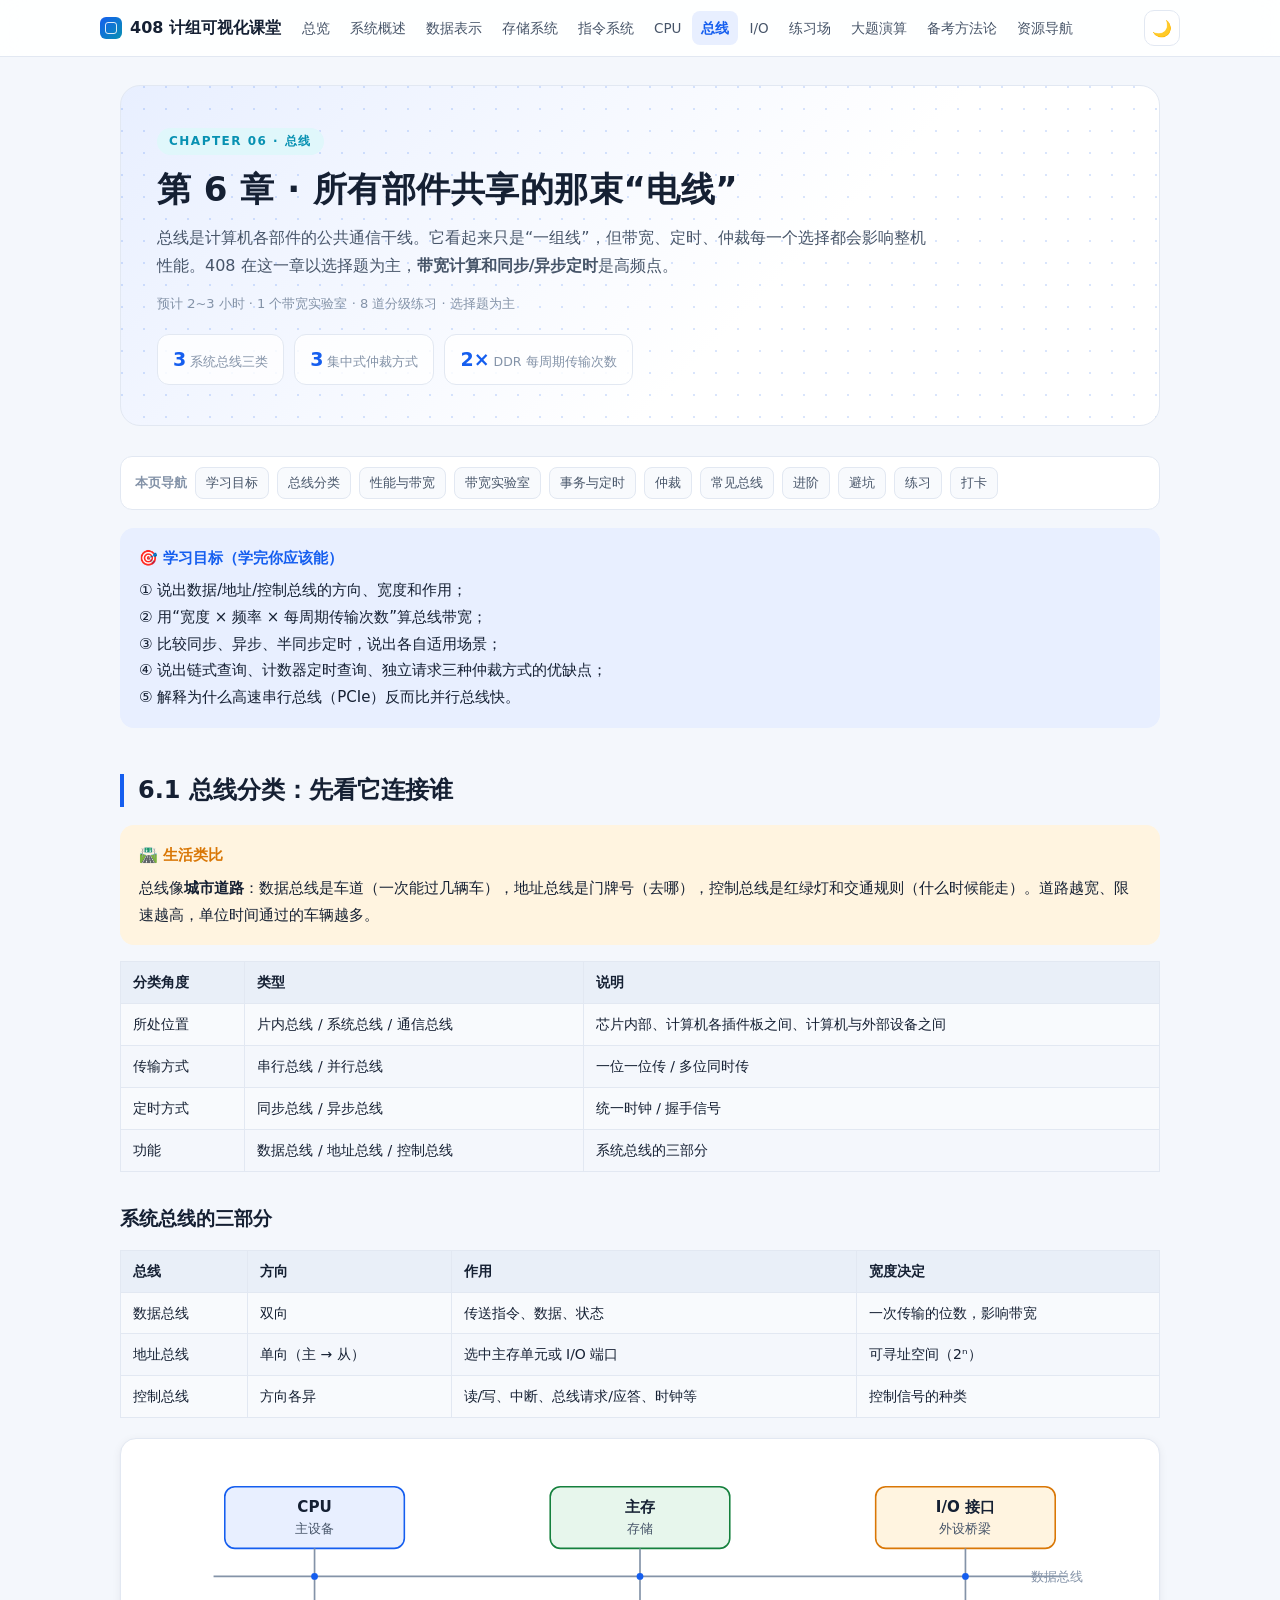
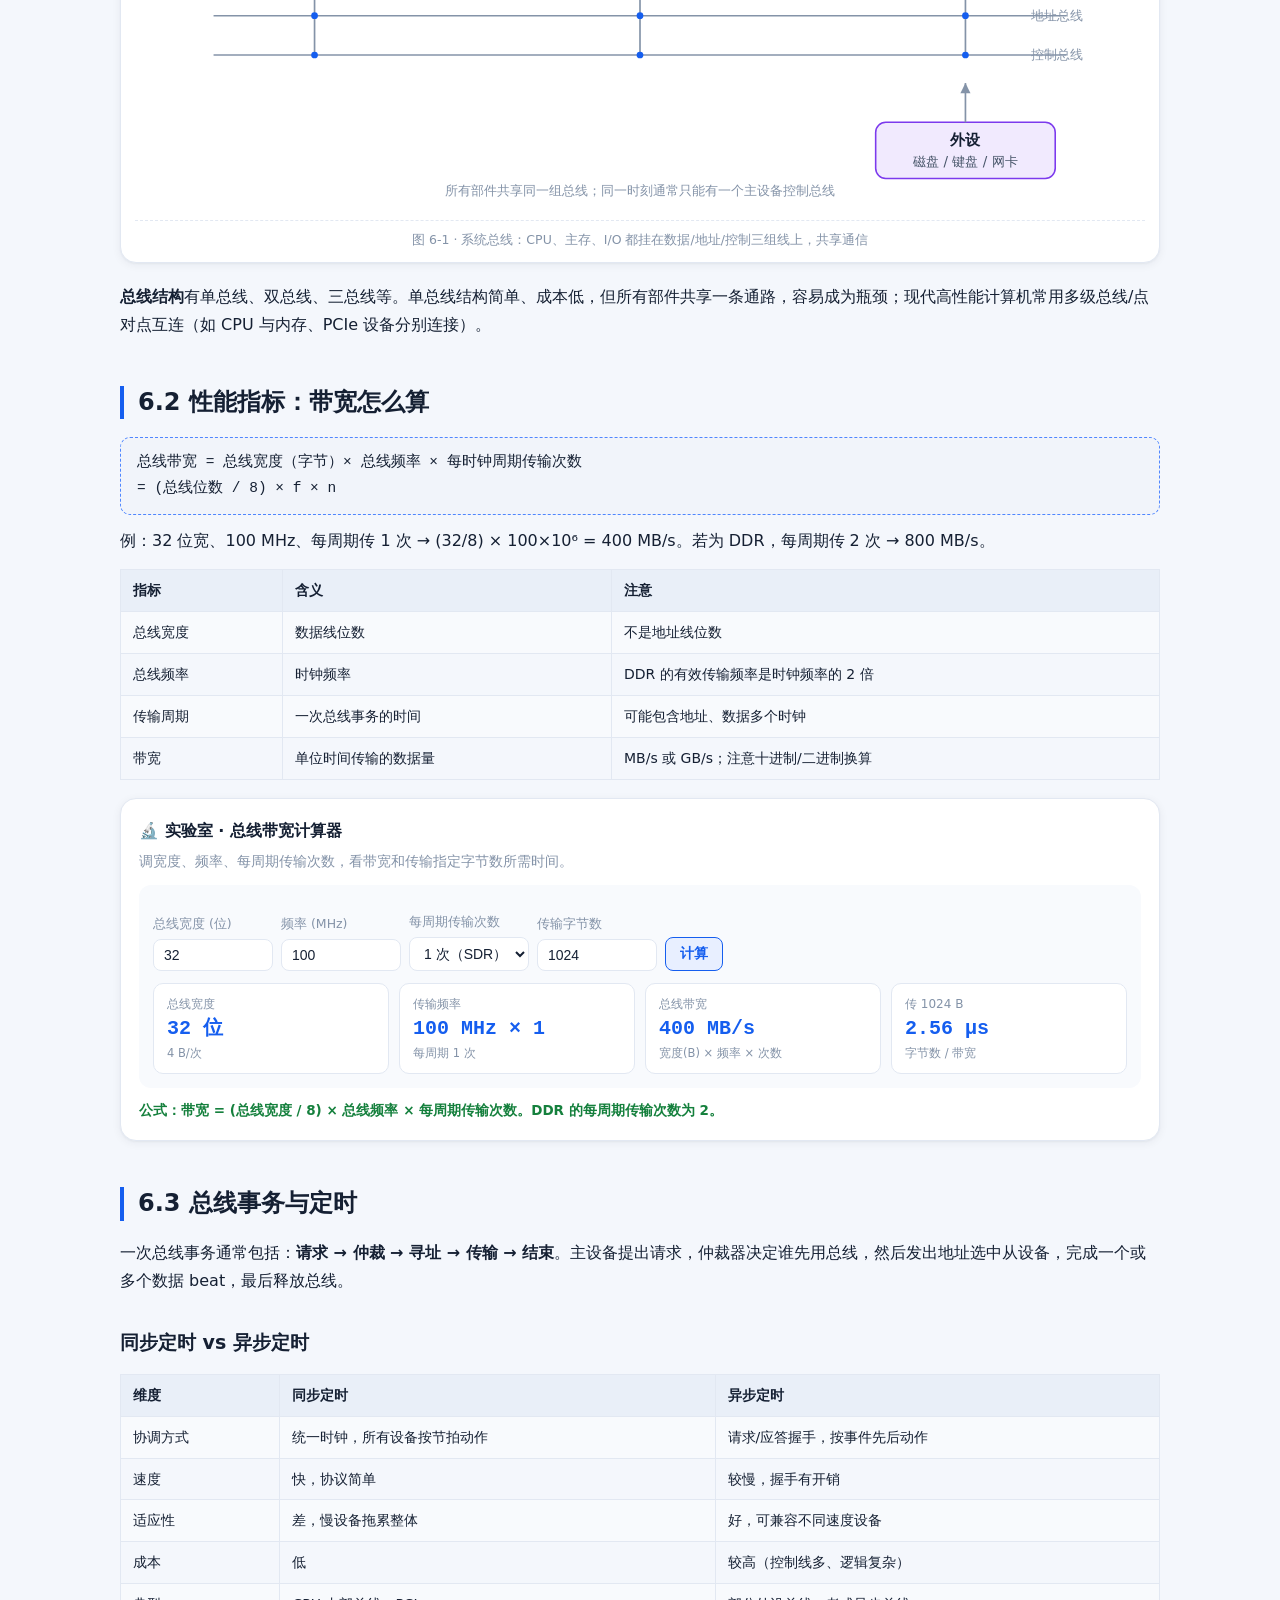
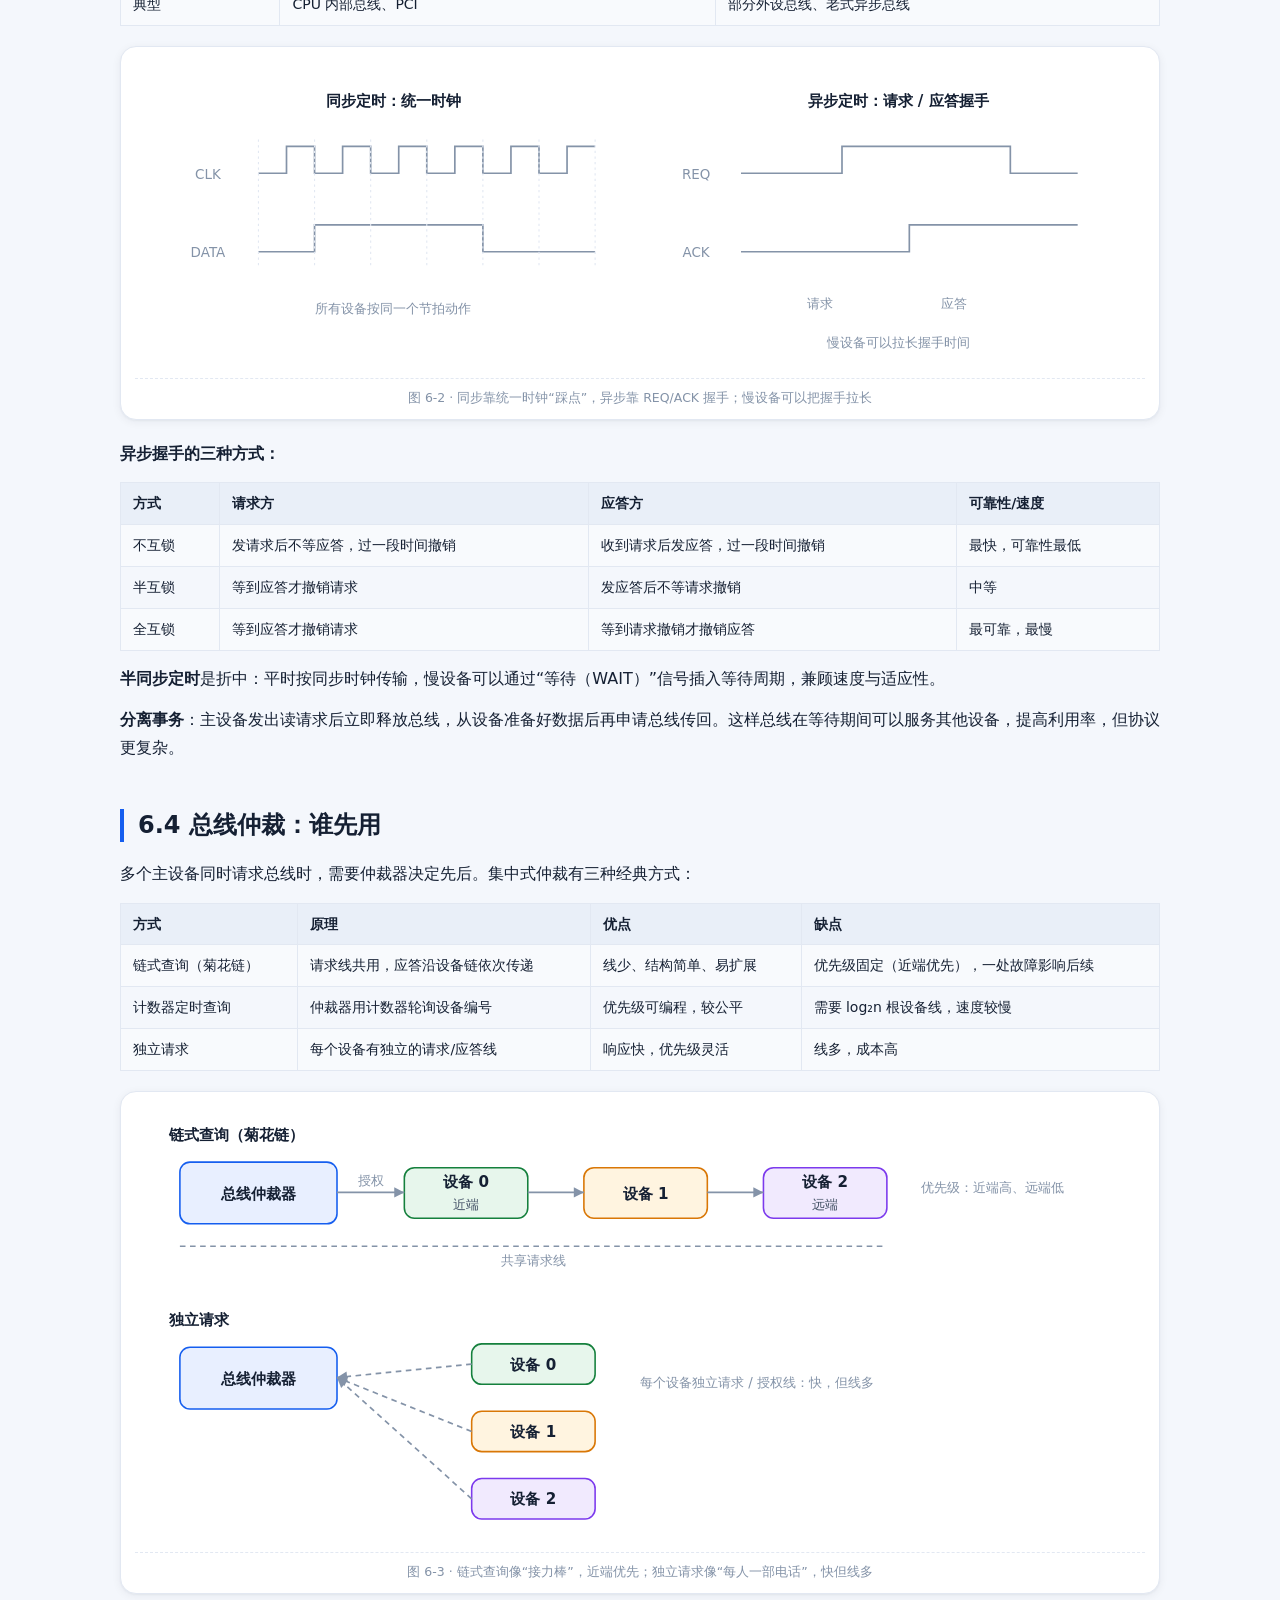
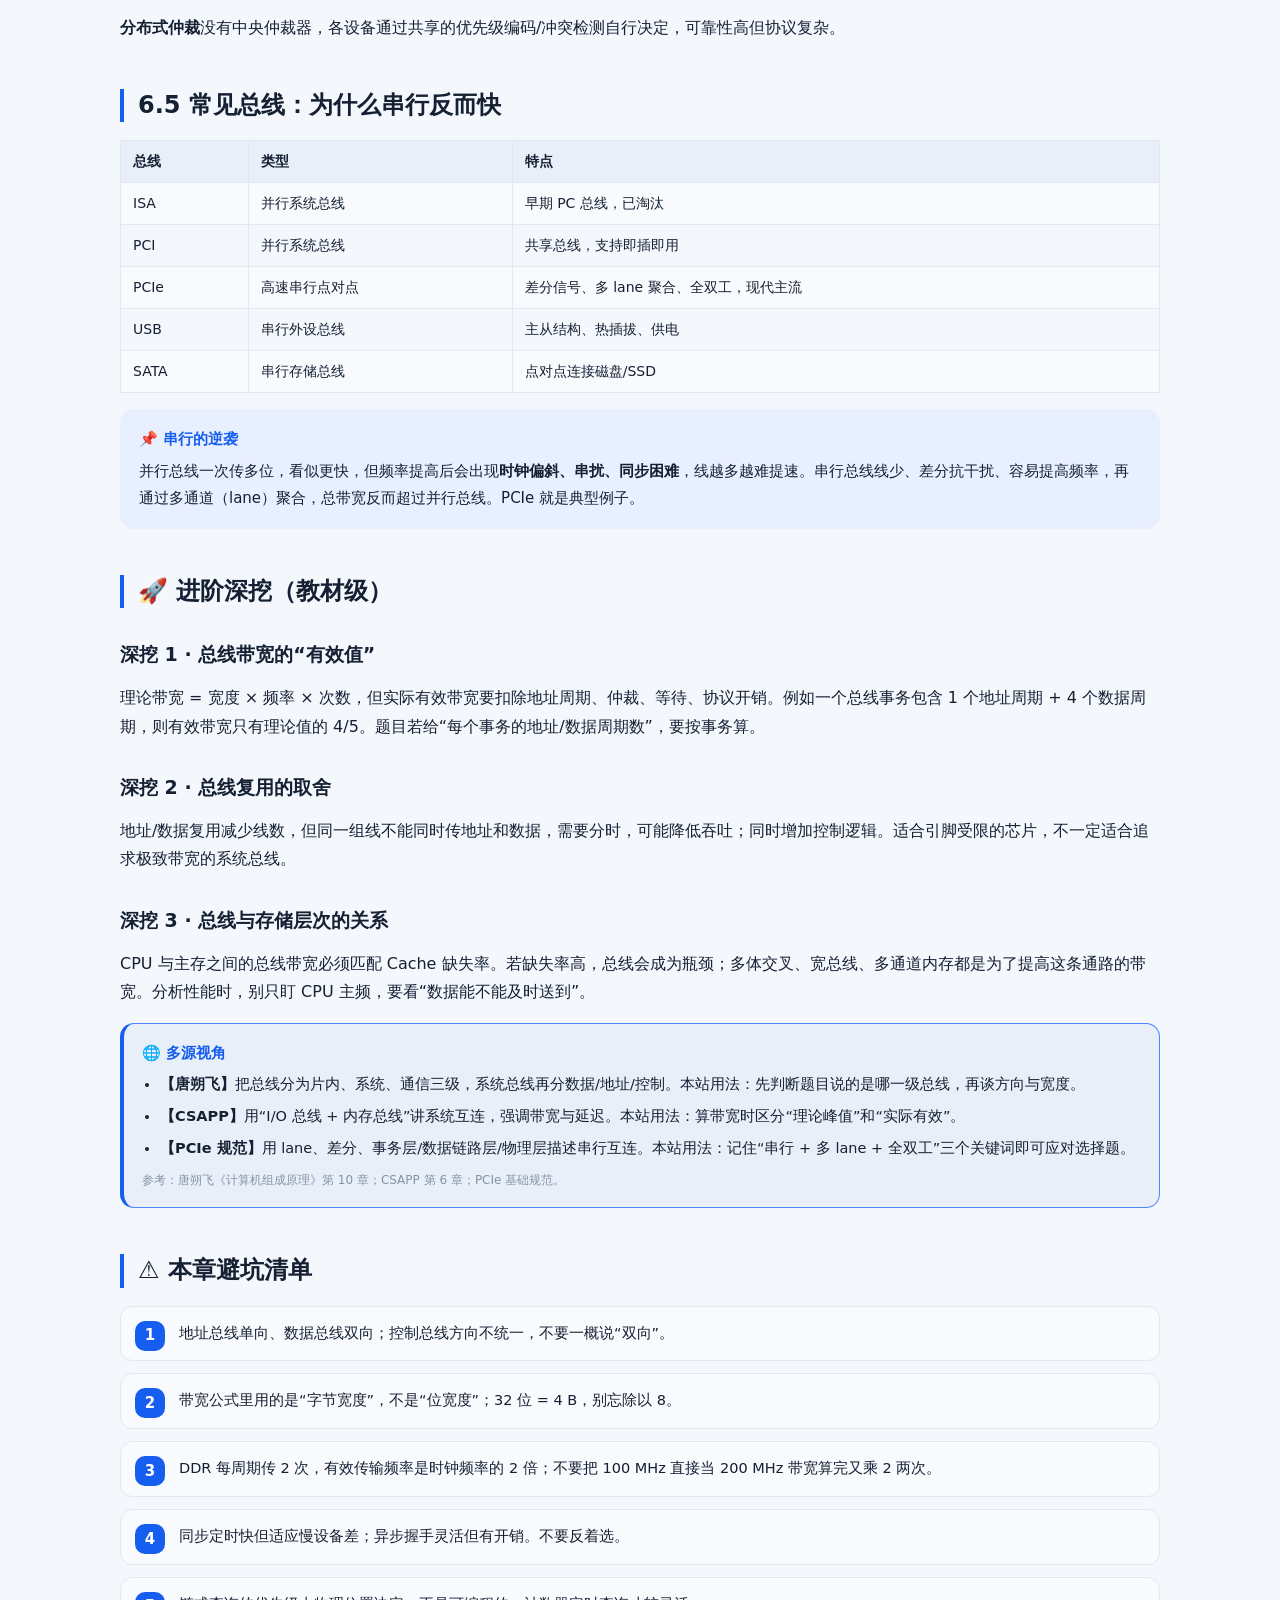
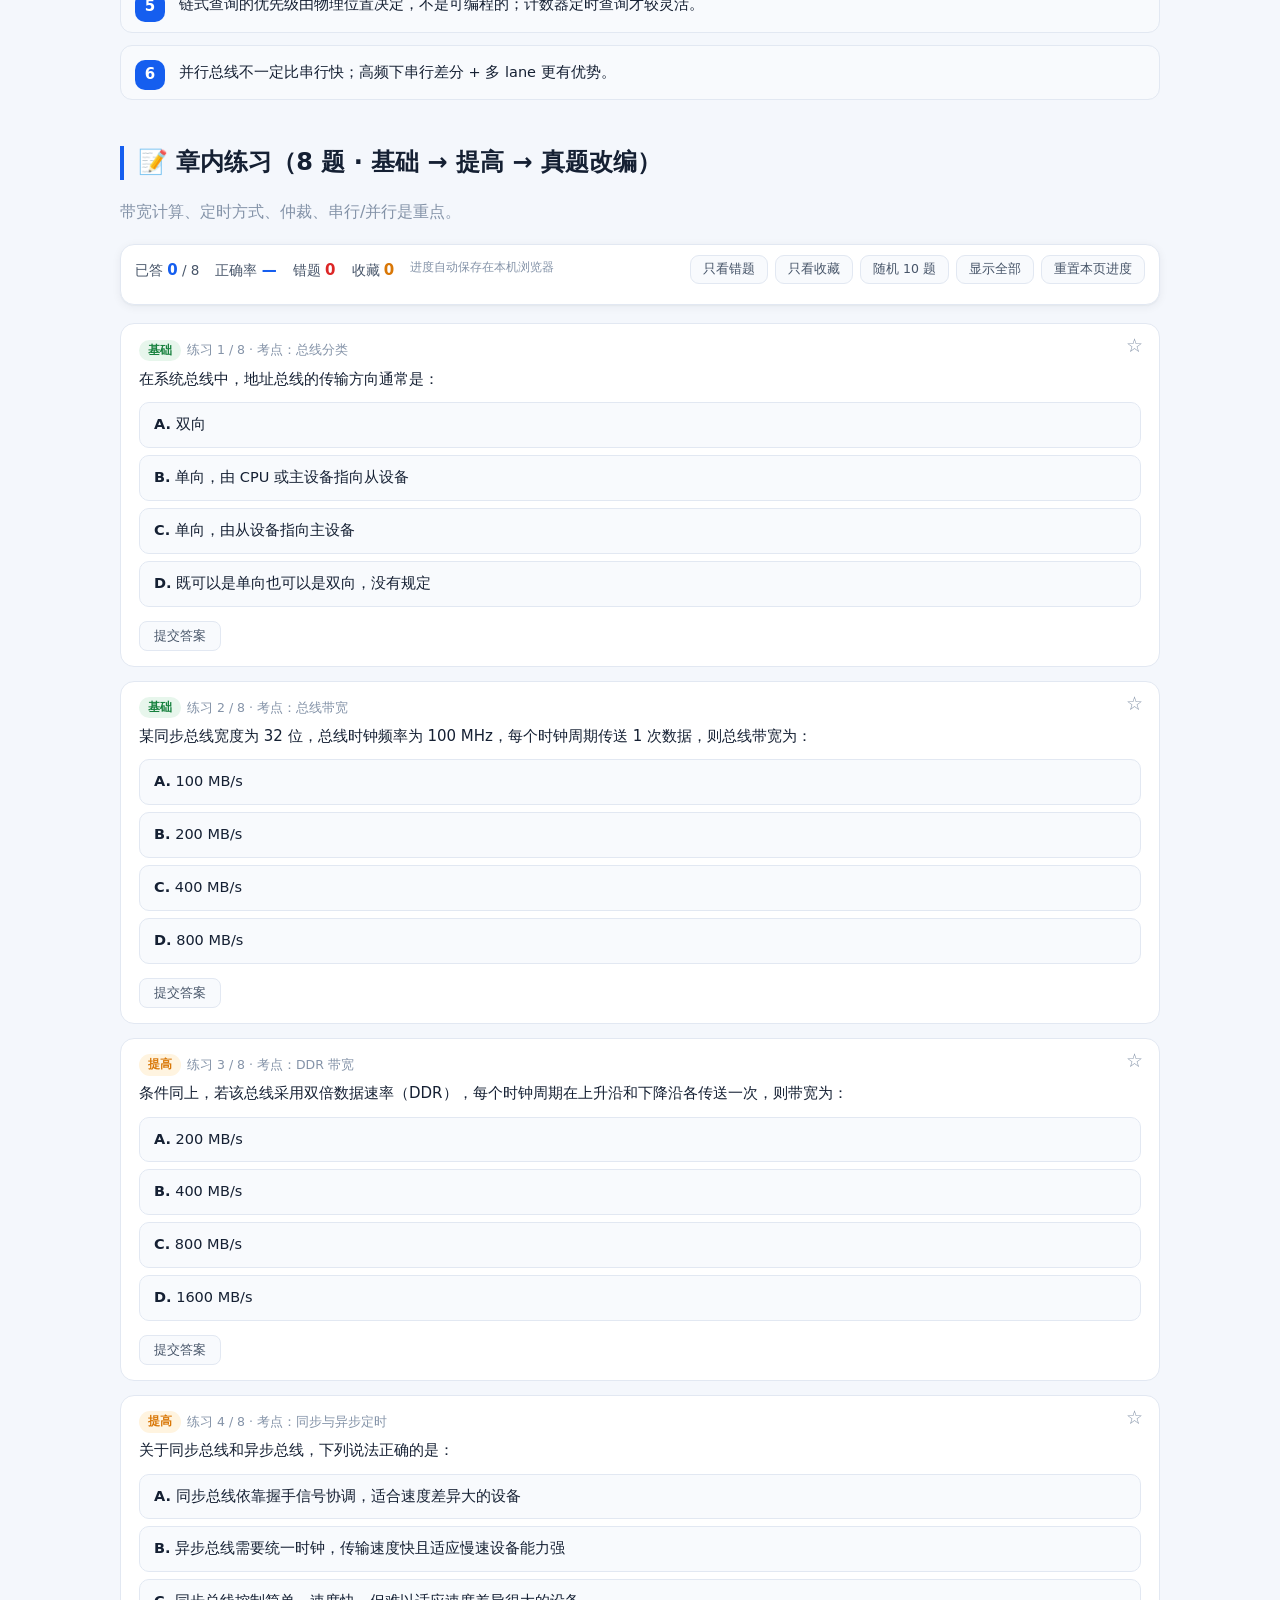
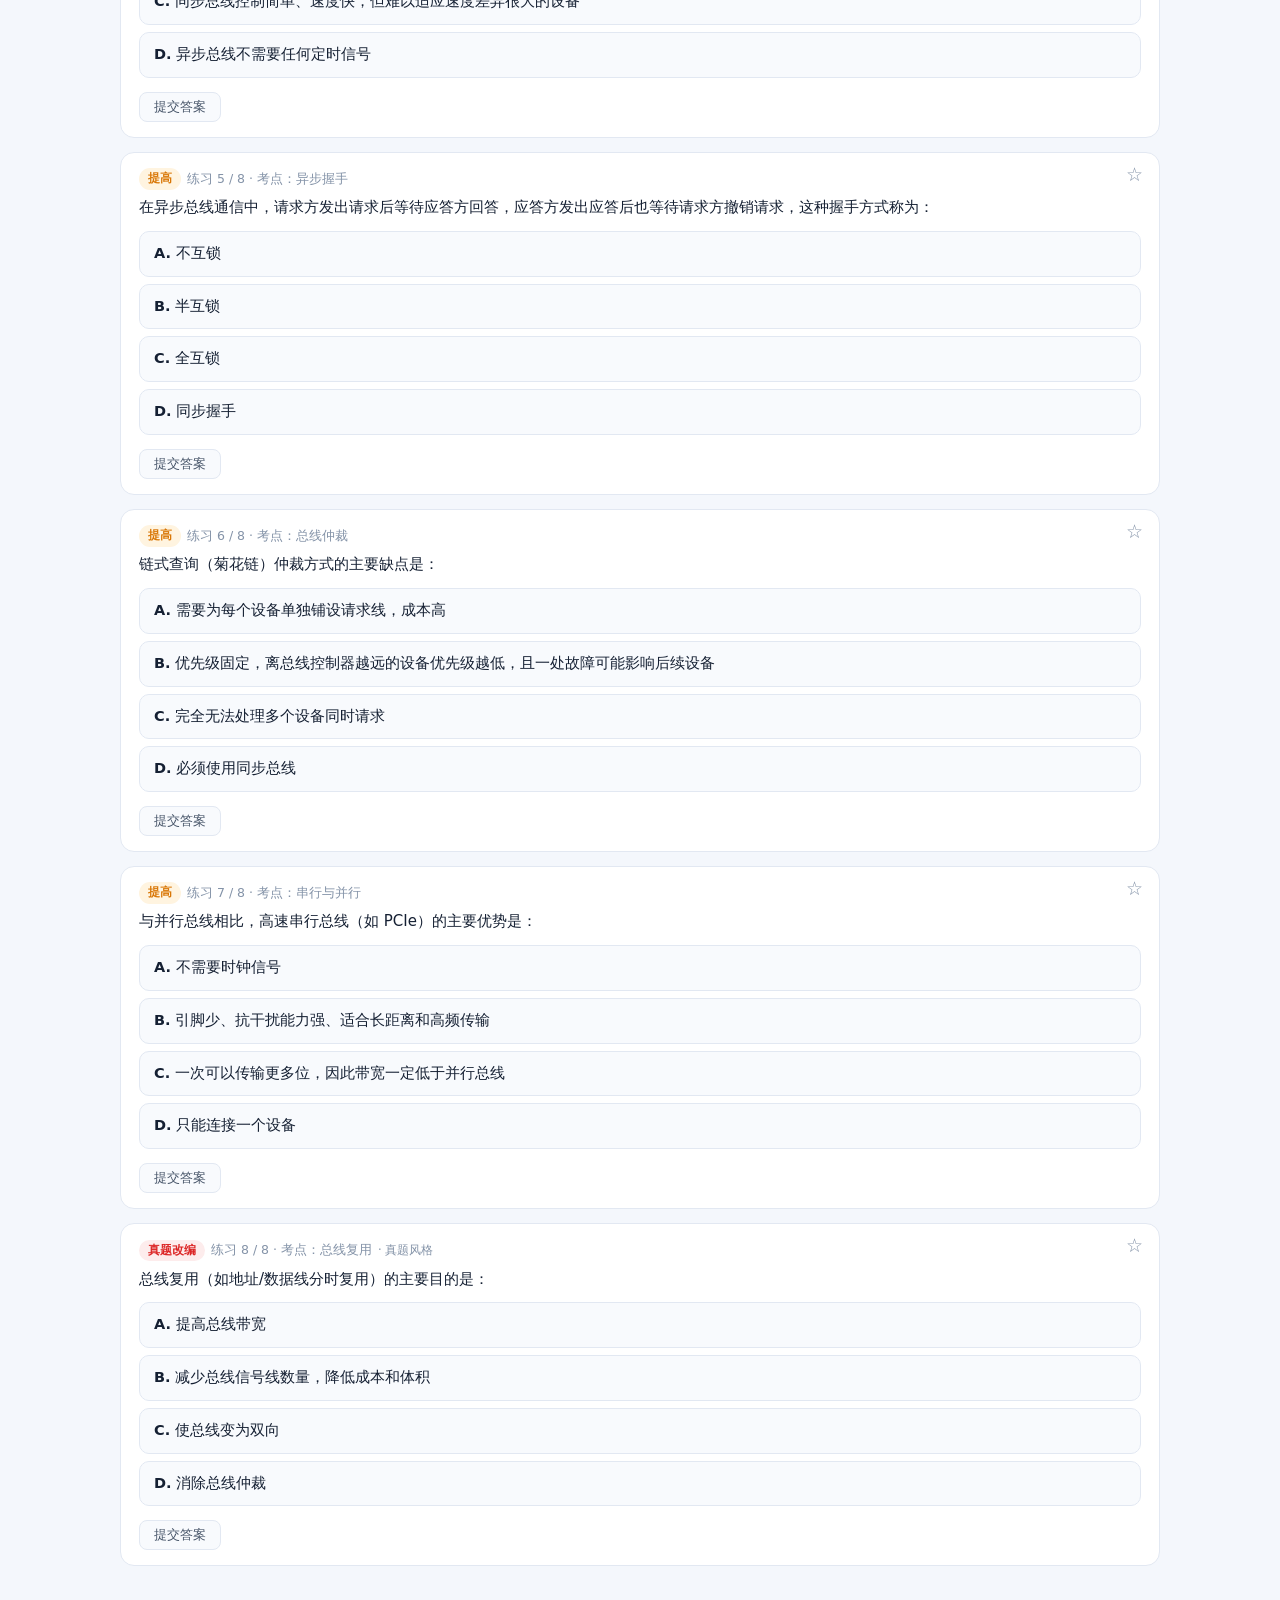
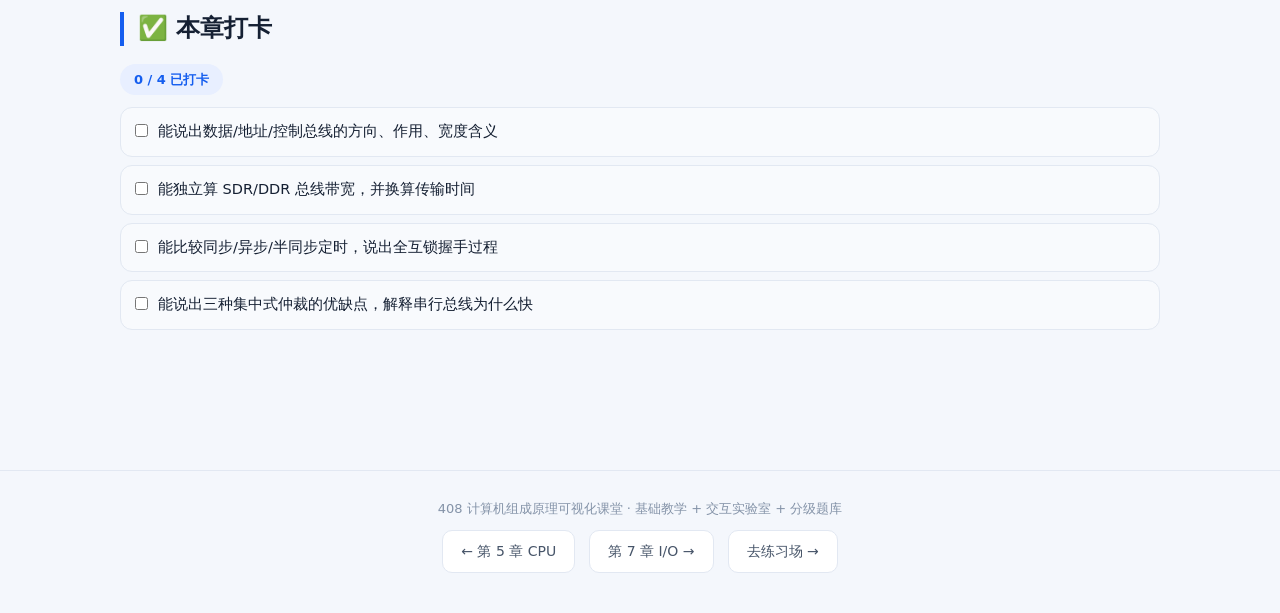
<file: ch06.html>
<!DOCTYPE html>
<html lang="zh-CN" data-theme="light">
<head>
<meta charset="UTF-8">
<meta name="viewport" content="width=device-width, initial-scale=1.0">
<title>第 6 章 总线 · 408 计算机组成原理可视化课堂</title>
<meta name="description" content="408 计算机组成原理第 6 章：总线分类、带宽计算、同步/异步定时、总线仲裁、PCIe 与串行总线，附带宽计算实验室。">
<link rel="stylesheet" href="assets/style.css?v=3">
</head>
<body>
<nav class="topbar"><div class="topbar-inner">
  <a class="logo" href="index.html"><span class="dot"></span>408 计组可视化课堂</a>
  <div class="nav-links">
    <a href="index.html">总览</a><a href="ch01.html">系统概述</a><a href="ch02.html">数据表示</a><a href="ch03.html">存储系统</a><a href="ch04.html">指令系统</a><a href="ch05.html">CPU</a><a href="ch06.html">总线</a><a href="ch07.html">I/O</a><a href="practice.html">练习场</a><a href="bigquestions.html">大题演算</a><a href="method.html">备考方法论</a><a href="resources.html">资源导航</a>
  </div>
  <button class="theme-btn" title="切换明暗主题">🌙</button>
</div></nav>

<div class="wrap">
  <div class="hero">
    <span class="kicker">CHAPTER 06 · 总线</span>
    <h1>第 6 章 · 所有部件共享的那束“电线”</h1>
    <p>总线是计算机各部件的公共通信干线。它看起来只是“一组线”，但带宽、定时、仲裁每一个选择都会影响整机性能。408 在这一章以选择题为主，<b>带宽计算和同步/异步定时</b>是高频点。</p>
    <p class="tagline">预计 2~3 小时 · 1 个带宽实验室 · 8 道分级练习 · 选择题为主</p>
    <div class="stats">
      <div class="stat"><b>3</b><span>系统总线三类</span></div>
      <div class="stat"><b>3</b><span>集中式仲裁方式</span></div>
      <div class="stat"><b>2×</b><span>DDR 每周期传输次数</span></div>
    </div>
  </div>

  <div class="toc"><span class="toc-label">本页导航</span><a href="#goal">学习目标</a><a href="#s1">总线分类</a><a href="#s2">性能与带宽</a><a href="#lab">带宽实验室</a><a href="#s3">事务与定时</a><a href="#s4">仲裁</a><a href="#s5">常见总线</a><a href="#deep">进阶</a><a href="#pit">避坑</a><a href="#quiz">练习</a><a href="#ck">打卡</a></div>

  <div class="callout exam" id="goal"><div class="co-title">🎯 学习目标（学完你应该能）</div>
  ① 说出数据/地址/控制总线的方向、宽度和作用；<br>
  ② 用“宽度 × 频率 × 每周期传输次数”算总线带宽；<br>
  ③ 比较同步、异步、半同步定时，说出各自适用场景；<br>
  ④ 说出链式查询、计数器定时查询、独立请求三种仲裁方式的优缺点；<br>
  ⑤ 解释为什么高速串行总线（PCIe）反而比并行总线快。</div>

  <h2 class="sec" id="s1">6.1 总线分类：先看它连接谁</h2>
  <div class="callout life"><div class="co-title">🛣️ 生活类比</div>
  总线像<b>城市道路</b>：数据总线是车道（一次能过几辆车），地址总线是门牌号（去哪），控制总线是红绿灯和交通规则（什么时候能走）。道路越宽、限速越高，单位时间通过的车辆越多。</div>

  <table class="tbl">
    <tr><th>分类角度</th><th>类型</th><th>说明</th></tr>
    <tr><td>所处位置</td><td>片内总线 / 系统总线 / 通信总线</td><td>芯片内部、计算机各插件板之间、计算机与外部设备之间</td></tr>
    <tr><td>传输方式</td><td>串行总线 / 并行总线</td><td>一位一位传 / 多位同时传</td></tr>
    <tr><td>定时方式</td><td>同步总线 / 异步总线</td><td>统一时钟 / 握手信号</td></tr>
    <tr><td>功能</td><td>数据总线 / 地址总线 / 控制总线</td><td>系统总线的三部分</td></tr>
  </table>

  <h3 class="sub">系统总线的三部分</h3>
  <table class="tbl">
    <tr><th>总线</th><th>方向</th><th>作用</th><th>宽度决定</th></tr>
    <tr><td>数据总线</td><td>双向</td><td>传送指令、数据、状态</td><td>一次传输的位数，影响带宽</td></tr>
    <tr><td>地址总线</td><td>单向（主 → 从）</td><td>选中主存单元或 I/O 端口</td><td>可寻址空间（2ⁿ）</td></tr>
    <tr><td>控制总线</td><td>方向各异</td><td>读/写、中断、总线请求/应答、时钟等</td><td>控制信号的种类</td></tr>
  </table>

  <figure class="vis" data-vis="bus-structure">
    <figcaption>图 6-1 · 系统总线：CPU、主存、I/O 都挂在数据/地址/控制三组线上，共享通信</figcaption>
  </figure>

  <p><b>总线结构</b>有单总线、双总线、三总线等。单总线结构简单、成本低，但所有部件共享一条通路，容易成为瓶颈；现代高性能计算机常用多级总线/点对点互连（如 CPU 与内存、PCIe 设备分别连接）。</p>

  <h2 class="sec" id="s2">6.2 性能指标：带宽怎么算</h2>
  <div class="formula">
    总线带宽 = 总线宽度（字节）× 总线频率 × 每时钟周期传输次数<br>
    = (总线位数 / 8) × f × n
  </div>
  <p>例：32 位宽、100 MHz、每周期传 1 次 → (32/8) × 100×10⁶ = 400 MB/s。若为 DDR，每周期传 2 次 → 800 MB/s。</p>
  <table class="tbl">
    <tr><th>指标</th><th>含义</th><th>注意</th></tr>
    <tr><td>总线宽度</td><td>数据线位数</td><td>不是地址线位数</td></tr>
    <tr><td>总线频率</td><td>时钟频率</td><td>DDR 的有效传输频率是时钟频率的 2 倍</td></tr>
    <tr><td>传输周期</td><td>一次总线事务的时间</td><td>可能包含地址、数据多个时钟</td></tr>
    <tr><td>带宽</td><td>单位时间传输的数据量</td><td>MB/s 或 GB/s；注意十进制/二进制换算</td></tr>
  </table>

  <div class="lab" id="lab-bus">
    <div class="lab-title">🔬 实验室 · 总线带宽计算器</div>
    <div class="lab-desc">调宽度、频率、每周期传输次数，看带宽和传输指定字节数所需时间。</div>
    <div class="lab-stage">
      <div class="lab-ctrl">
        <label class="lab-field">总线宽度 (位)<input id="bus-width" type="number" value="32" min="1" step="8"></label>
        <label class="lab-field">频率 (MHz)<input id="bus-freq" type="number" value="100" min="1"></label>
        <label class="lab-field">每周期传输次数<select id="bus-trans"><option value="1">1 次（SDR）</option><option value="2">2 次（DDR）</option><option value="4">4 次（QDR）</option></select></label>
        <label class="lab-field">传输字节数<input id="bus-bytes" type="number" value="1024" min="1"></label>
        <button id="bus-go" type="button">计算</button>
      </div>
      <div class="lab-out" id="bus-out"></div>
    </div>
    <div class="lab-note" id="bus-note"></div>
  </div>

  <h2 class="sec" id="s3">6.3 总线事务与定时</h2>
  <p>一次总线事务通常包括：<b>请求 → 仲裁 → 寻址 → 传输 → 结束</b>。主设备提出请求，仲裁器决定谁先用总线，然后发出地址选中从设备，完成一个或多个数据 beat，最后释放总线。</p>

  <h3 class="sub">同步定时 vs 异步定时</h3>
  <table class="tbl">
    <tr><th>维度</th><th>同步定时</th><th>异步定时</th></tr>
    <tr><td>协调方式</td><td>统一时钟，所有设备按节拍动作</td><td>请求/应答握手，按事件先后动作</td></tr>
    <tr><td>速度</td><td>快，协议简单</td><td>较慢，握手有开销</td></tr>
    <tr><td>适应性</td><td>差，慢设备拖累整体</td><td>好，可兼容不同速度设备</td></tr>
    <tr><td>成本</td><td>低</td><td>较高（控制线多、逻辑复杂）</td></tr>
    <tr><td>典型</td><td>CPU 内部总线、PCI</td><td>部分外设总线、老式异步总线</td></tr>
  </table>

  <figure class="vis" data-vis="bus-timing">
    <figcaption>图 6-2 · 同步靠统一时钟“踩点”，异步靠 REQ/ACK 握手；慢设备可以把握手拉长</figcaption>
  </figure>

  <p><b>异步握手的三种方式：</b></p>
  <table class="tbl">
    <tr><th>方式</th><th>请求方</th><th>应答方</th><th>可靠性/速度</th></tr>
    <tr><td>不互锁</td><td>发请求后不等应答，过一段时间撤销</td><td>收到请求后发应答，过一段时间撤销</td><td>最快，可靠性最低</td></tr>
    <tr><td>半互锁</td><td>等到应答才撤销请求</td><td>发应答后不等请求撤销</td><td>中等</td></tr>
    <tr><td>全互锁</td><td>等到应答才撤销请求</td><td>等到请求撤销才撤销应答</td><td>最可靠，最慢</td></tr>
  </table>
  <p><b>半同步定时</b>是折中：平时按同步时钟传输，慢设备可以通过“等待（WAIT）”信号插入等待周期，兼顾速度与适应性。</p>
  <p><b>分离事务</b>：主设备发出读请求后立即释放总线，从设备准备好数据后再申请总线传回。这样总线在等待期间可以服务其他设备，提高利用率，但协议更复杂。</p>

  <h2 class="sec" id="s4">6.4 总线仲裁：谁先用</h2>
  <p>多个主设备同时请求总线时，需要仲裁器决定先后。集中式仲裁有三种经典方式：</p>
  <table class="tbl">
    <tr><th>方式</th><th>原理</th><th>优点</th><th>缺点</th></tr>
    <tr><td>链式查询（菊花链）</td><td>请求线共用，应答沿设备链依次传递</td><td>线少、结构简单、易扩展</td><td>优先级固定（近端优先），一处故障影响后续</td></tr>
    <tr><td>计数器定时查询</td><td>仲裁器用计数器轮询设备编号</td><td>优先级可编程，较公平</td><td>需要 log₂n 根设备线，速度较慢</td></tr>
    <tr><td>独立请求</td><td>每个设备有独立的请求/应答线</td><td>响应快，优先级灵活</td><td>线多，成本高</td></tr>
  </table>

  <figure class="vis" data-vis="arbitration">
    <figcaption>图 6-3 · 链式查询像“接力棒”，近端优先；独立请求像“每人一部电话”，快但线多</figcaption>
  </figure>

  <p><b>分布式仲裁</b>没有中央仲裁器，各设备通过共享的优先级编码/冲突检测自行决定，可靠性高但协议复杂。</p>

  <h2 class="sec" id="s5">6.5 常见总线：为什么串行反而快</h2>
  <table class="tbl">
    <tr><th>总线</th><th>类型</th><th>特点</th></tr>
    <tr><td>ISA</td><td>并行系统总线</td><td>早期 PC 总线，已淘汰</td></tr>
    <tr><td>PCI</td><td>并行系统总线</td><td>共享总线，支持即插即用</td></tr>
    <tr><td>PCIe</td><td>高速串行点对点</td><td>差分信号、多 lane 聚合、全双工，现代主流</td></tr>
    <tr><td>USB</td><td>串行外设总线</td><td>主从结构、热插拔、供电</td></tr>
    <tr><td>SATA</td><td>串行存储总线</td><td>点对点连接磁盘/SSD</td></tr>
  </table>
  <div class="callout exam"><div class="co-title">📌 串行的逆袭</div>
  并行总线一次传多位，看似更快，但频率提高后会出现<b>时钟偏斜、串扰、同步困难</b>，线越多越难提速。串行总线线少、差分抗干扰、容易提高频率，再通过多通道（lane）聚合，总带宽反而超过并行总线。PCIe 就是典型例子。</div>

  <h2 class="sec" id="deep">🚀 进阶深挖（教材级）</h2>
  <h3 class="sub">深挖 1 · 总线带宽的“有效值”</h3>
  <p>理论带宽 = 宽度 × 频率 × 次数，但实际有效带宽要扣除地址周期、仲裁、等待、协议开销。例如一个总线事务包含 1 个地址周期 + 4 个数据周期，则有效带宽只有理论值的 4/5。题目若给“每个事务的地址/数据周期数”，要按事务算。</p>

  <h3 class="sub">深挖 2 · 总线复用的取舍</h3>
  <p>地址/数据复用减少线数，但同一组线不能同时传地址和数据，需要分时，可能降低吞吐；同时增加控制逻辑。适合引脚受限的芯片，不一定适合追求极致带宽的系统总线。</p>

  <h3 class="sub">深挖 3 · 总线与存储层次的关系</h3>
  <p>CPU 与主存之间的总线带宽必须匹配 Cache 缺失率。若缺失率高，总线会成为瓶颈；多体交叉、宽总线、多通道内存都是为了提高这条通路的带宽。分析性能时，别只盯 CPU 主频，要看“数据能不能及时送到”。</p>

  <div class="callout views"><div class="co-title">🌐 多源视角</div>
  <ul>
    <li><b>【唐朔飞】</b>把总线分为片内、系统、通信三级，系统总线再分数据/地址/控制。本站用法：先判断题目说的是哪一级总线，再谈方向与宽度。</li>
    <li><b>【CSAPP】</b>用“I/O 总线 + 内存总线”讲系统互连，强调带宽与延迟。本站用法：算带宽时区分“理论峰值”和“实际有效”。</li>
    <li><b>【PCIe 规范】</b>用 lane、差分、事务层/数据链路层/物理层描述串行互连。本站用法：记住“串行 + 多 lane + 全双工”三个关键词即可应对选择题。</li>
  </ul>
  <div class="src">参考：唐朔飞《计算机组成原理》第 10 章；CSAPP 第 6 章；PCIe 基础规范。</div></div>

  <h2 class="sec" id="pit">⚠️ 本章避坑清单</h2>
  <div class="steps">
    <div class="step">地址总线单向、数据总线双向；控制总线方向不统一，不要一概说“双向”。</div>
    <div class="step">带宽公式里用的是“字节宽度”，不是“位宽度”；32 位 = 4 B，别忘除以 8。</div>
    <div class="step">DDR 每周期传 2 次，有效传输频率是时钟频率的 2 倍；不要把 100 MHz 直接当 200 MHz 带宽算完又乘 2 两次。</div>
    <div class="step">同步定时快但适应慢设备差；异步握手灵活但有开销。不要反着选。</div>
    <div class="step">链式查询的优先级由物理位置决定，不是可编程的；计数器定时查询才较灵活。</div>
    <div class="step">并行总线不一定比串行快；高频下串行差分 + 多 lane 更有优势。</div>
  </div>

  <h2 class="sec" id="quiz">📝 章内练习（<span data-quiz-count>8</span> 题 · 基础 → 提高 → 真题改编）</h2>
  <p class="muted">带宽计算、定时方式、仲裁、串行/并行是重点。</p>
  <div data-quiz-ch="6"></div>

  <h2 class="sec" id="ck">✅ 本章打卡</h2>
  <div data-ck-scope>
    <p><span class="progress-pill">0 / 4 已打卡</span></p>
    <div class="checklist">
      <label class="check-item" data-ck="c6-1"><input type="checkbox"><span>能说出数据/地址/控制总线的方向、作用、宽度含义</span></label>
      <label class="check-item" data-ck="c6-2"><input type="checkbox"><span>能独立算 SDR/DDR 总线带宽，并换算传输时间</span></label>
      <label class="check-item" data-ck="c6-3"><input type="checkbox"><span>能比较同步/异步/半同步定时，说出全互锁握手过程</span></label>
      <label class="check-item" data-ck="c6-4"><input type="checkbox"><span>能说出三种集中式仲裁的优缺点，解释串行总线为什么快</span></label>
    </div>
  </div>
</div>

<footer>
  408 计算机组成原理可视化课堂 · 基础教学 + 交互实验室 + 分级题库<br>
  <div class="pagers"><a href="ch05.html">← 第 5 章 CPU</a><a href="ch07.html">第 7 章 I/O →</a><a href="practice.html">去练习场 →</a></div>
</footer>
<script src="assets/questions.js?v=1"></script>
<script src="assets/app.js?v=1"></script>
<script src="assets/visuals.js?v=1"></script>
<script src="assets/labs.js?v=2"></script>
</body>
</html>
</file>
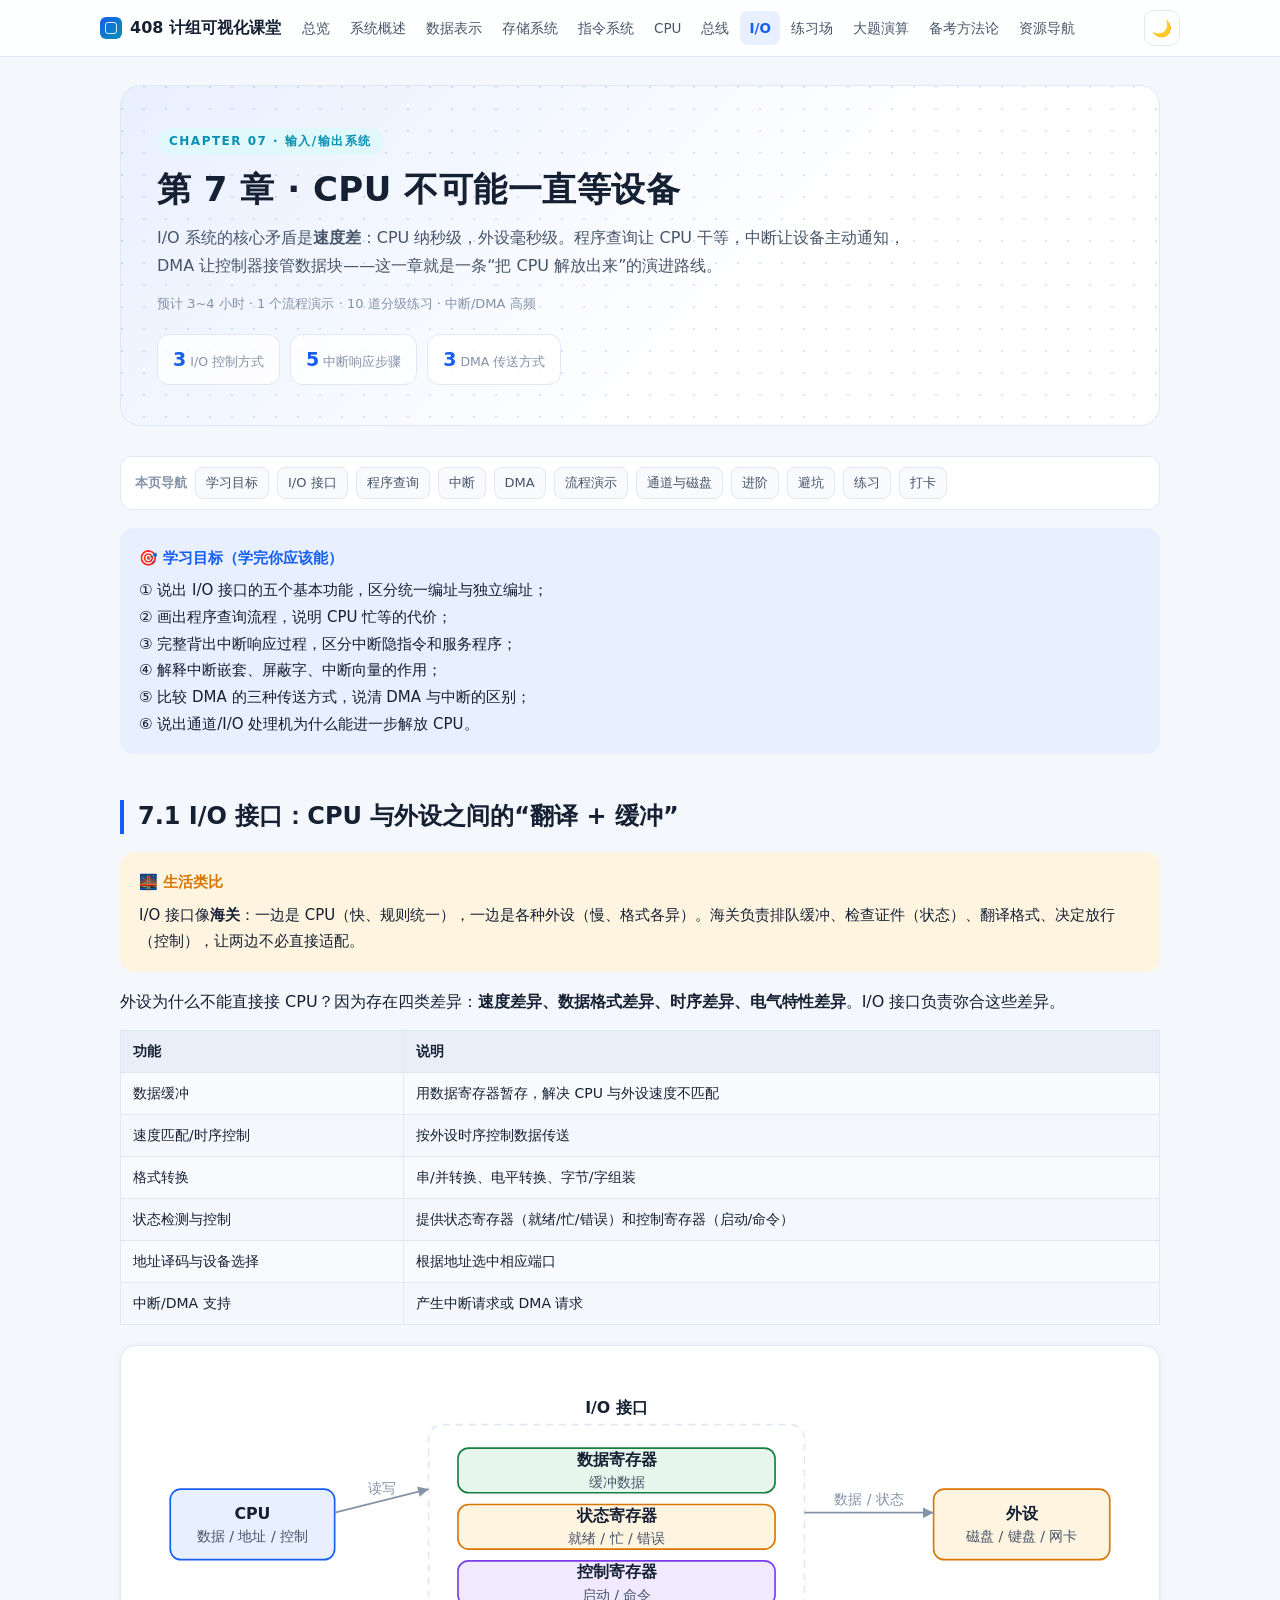
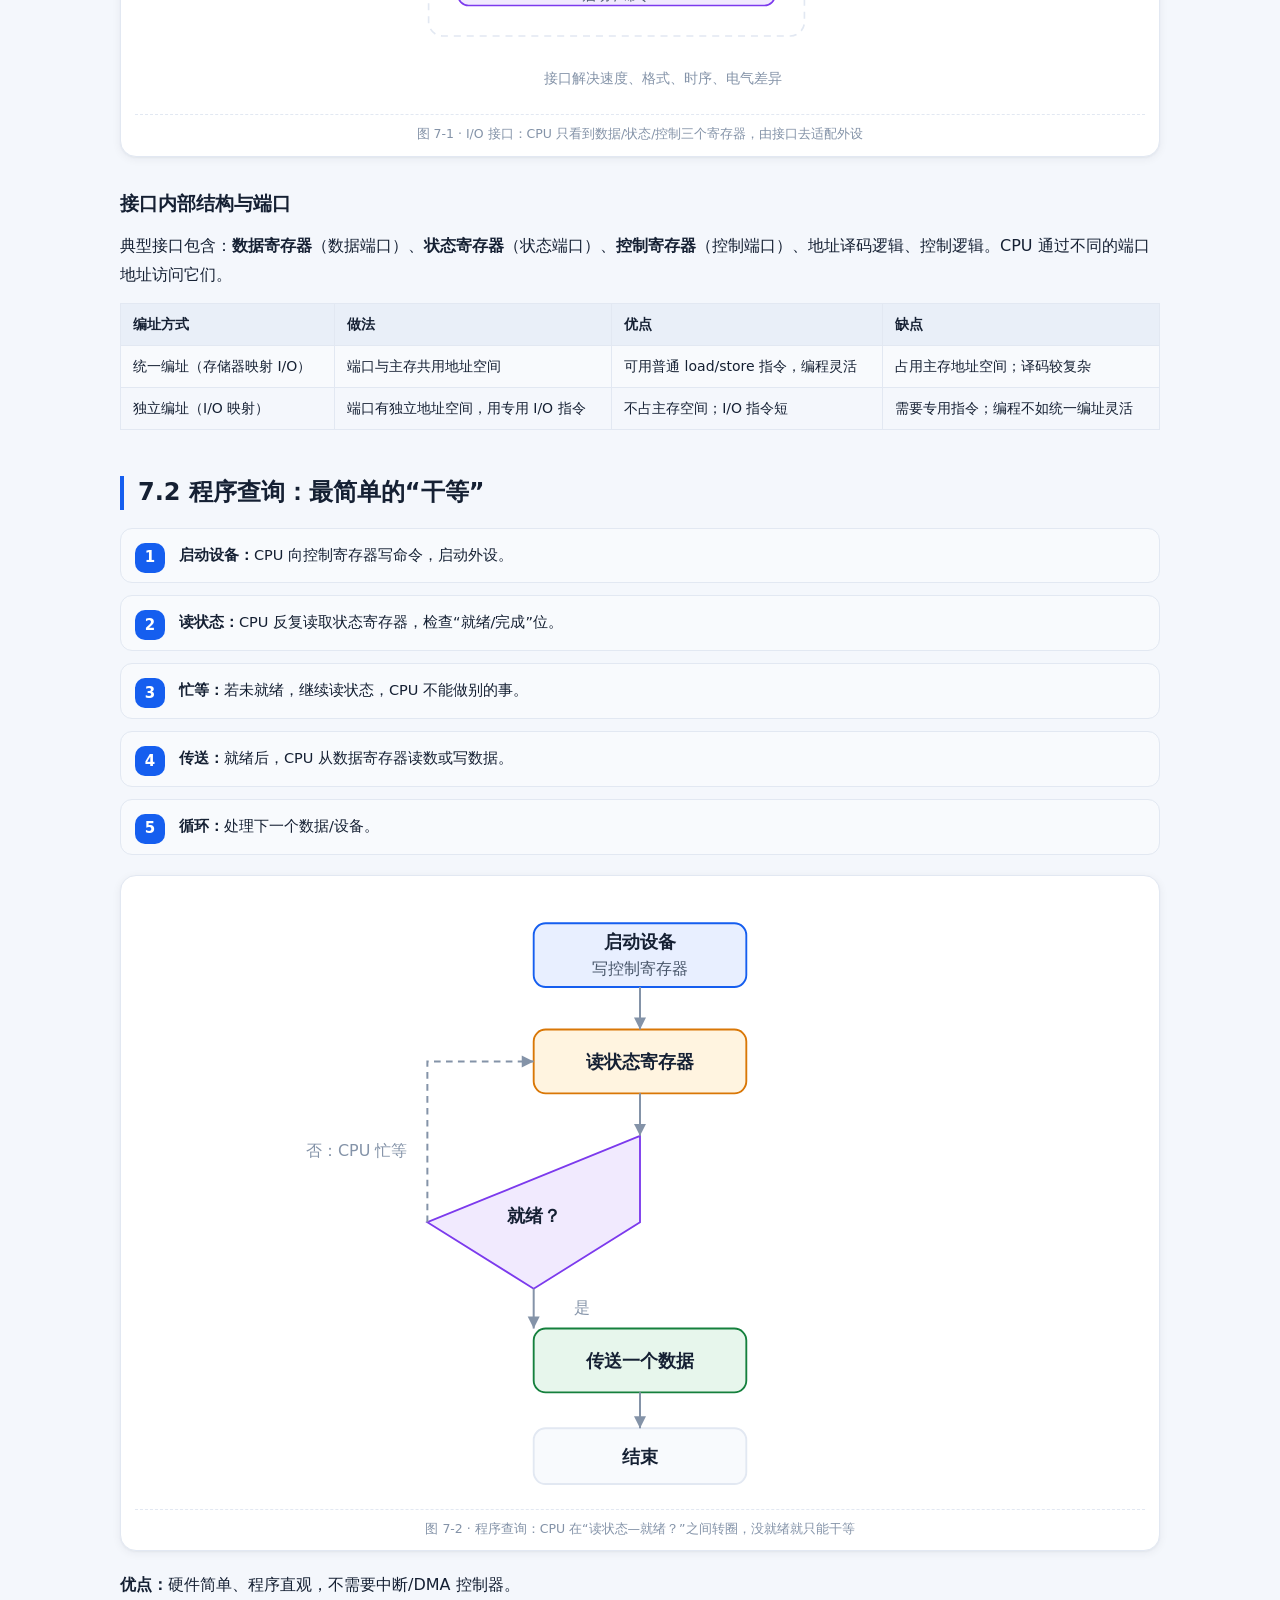
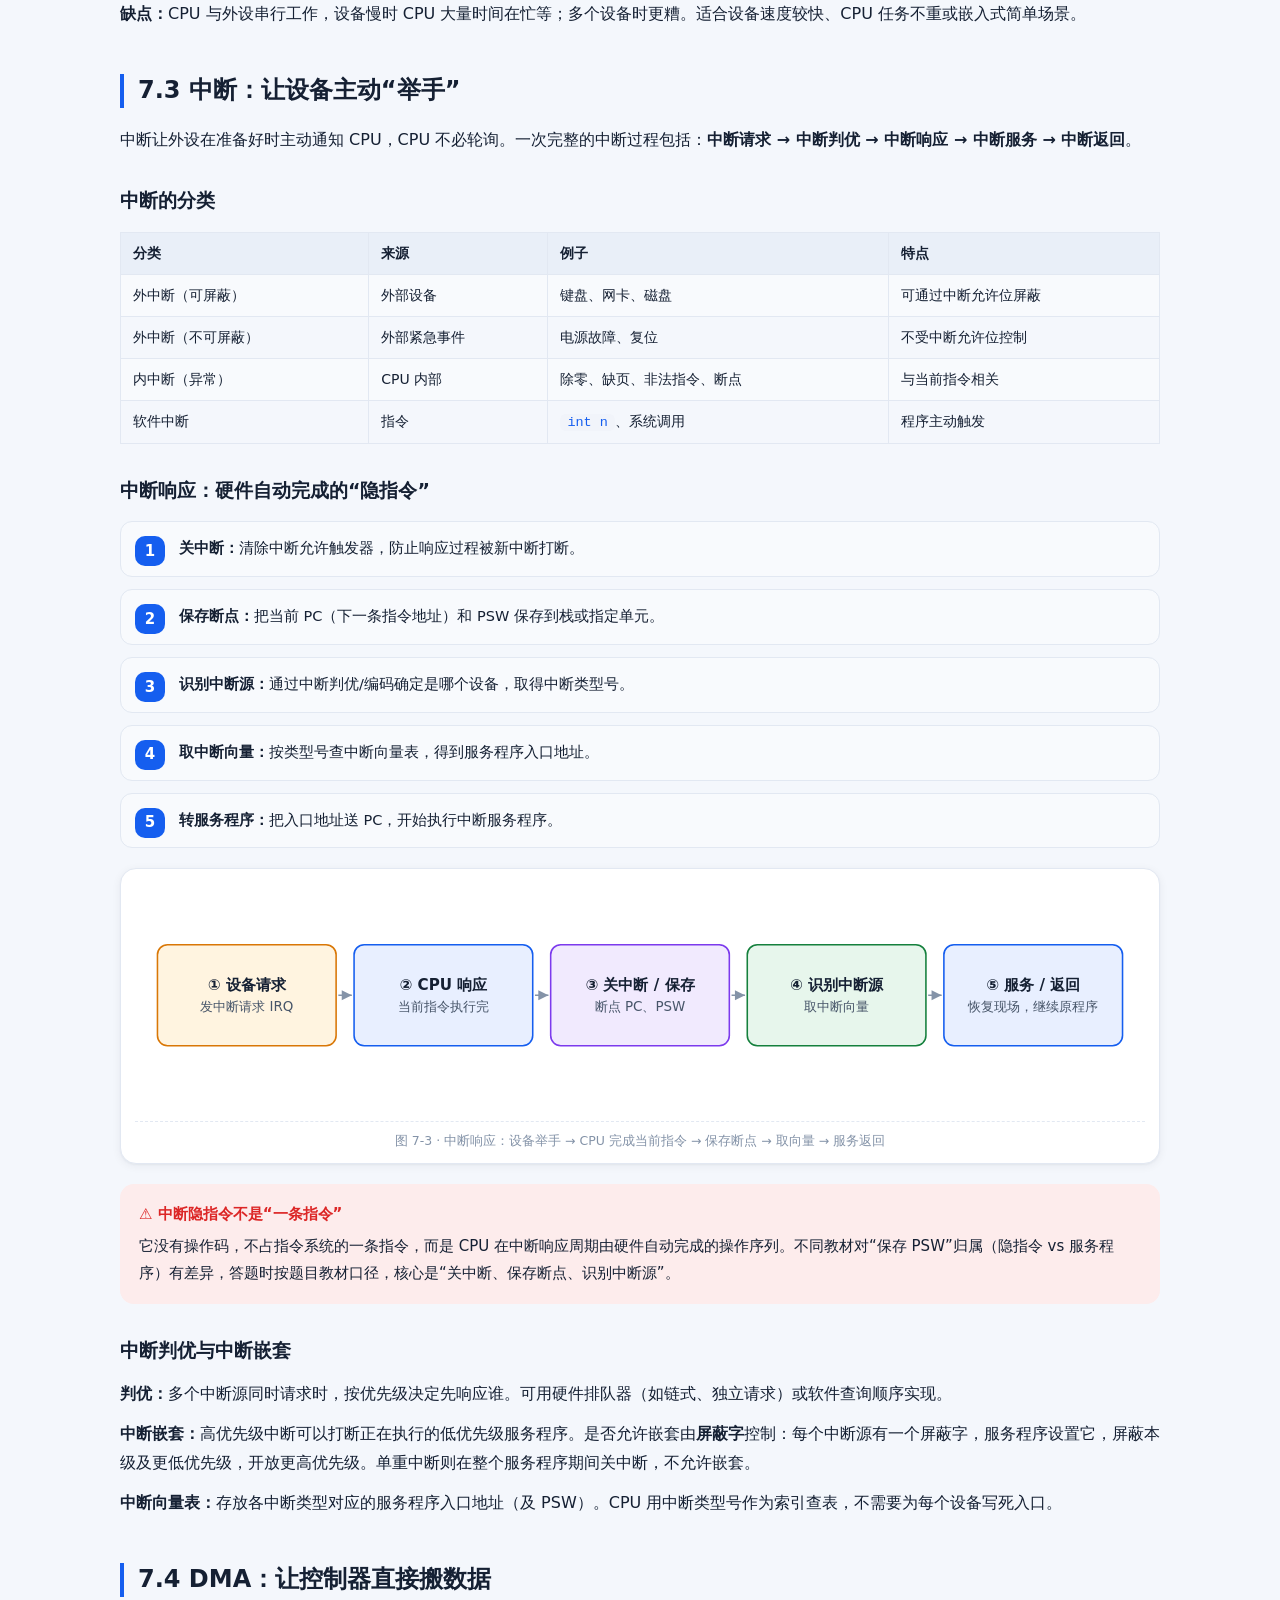
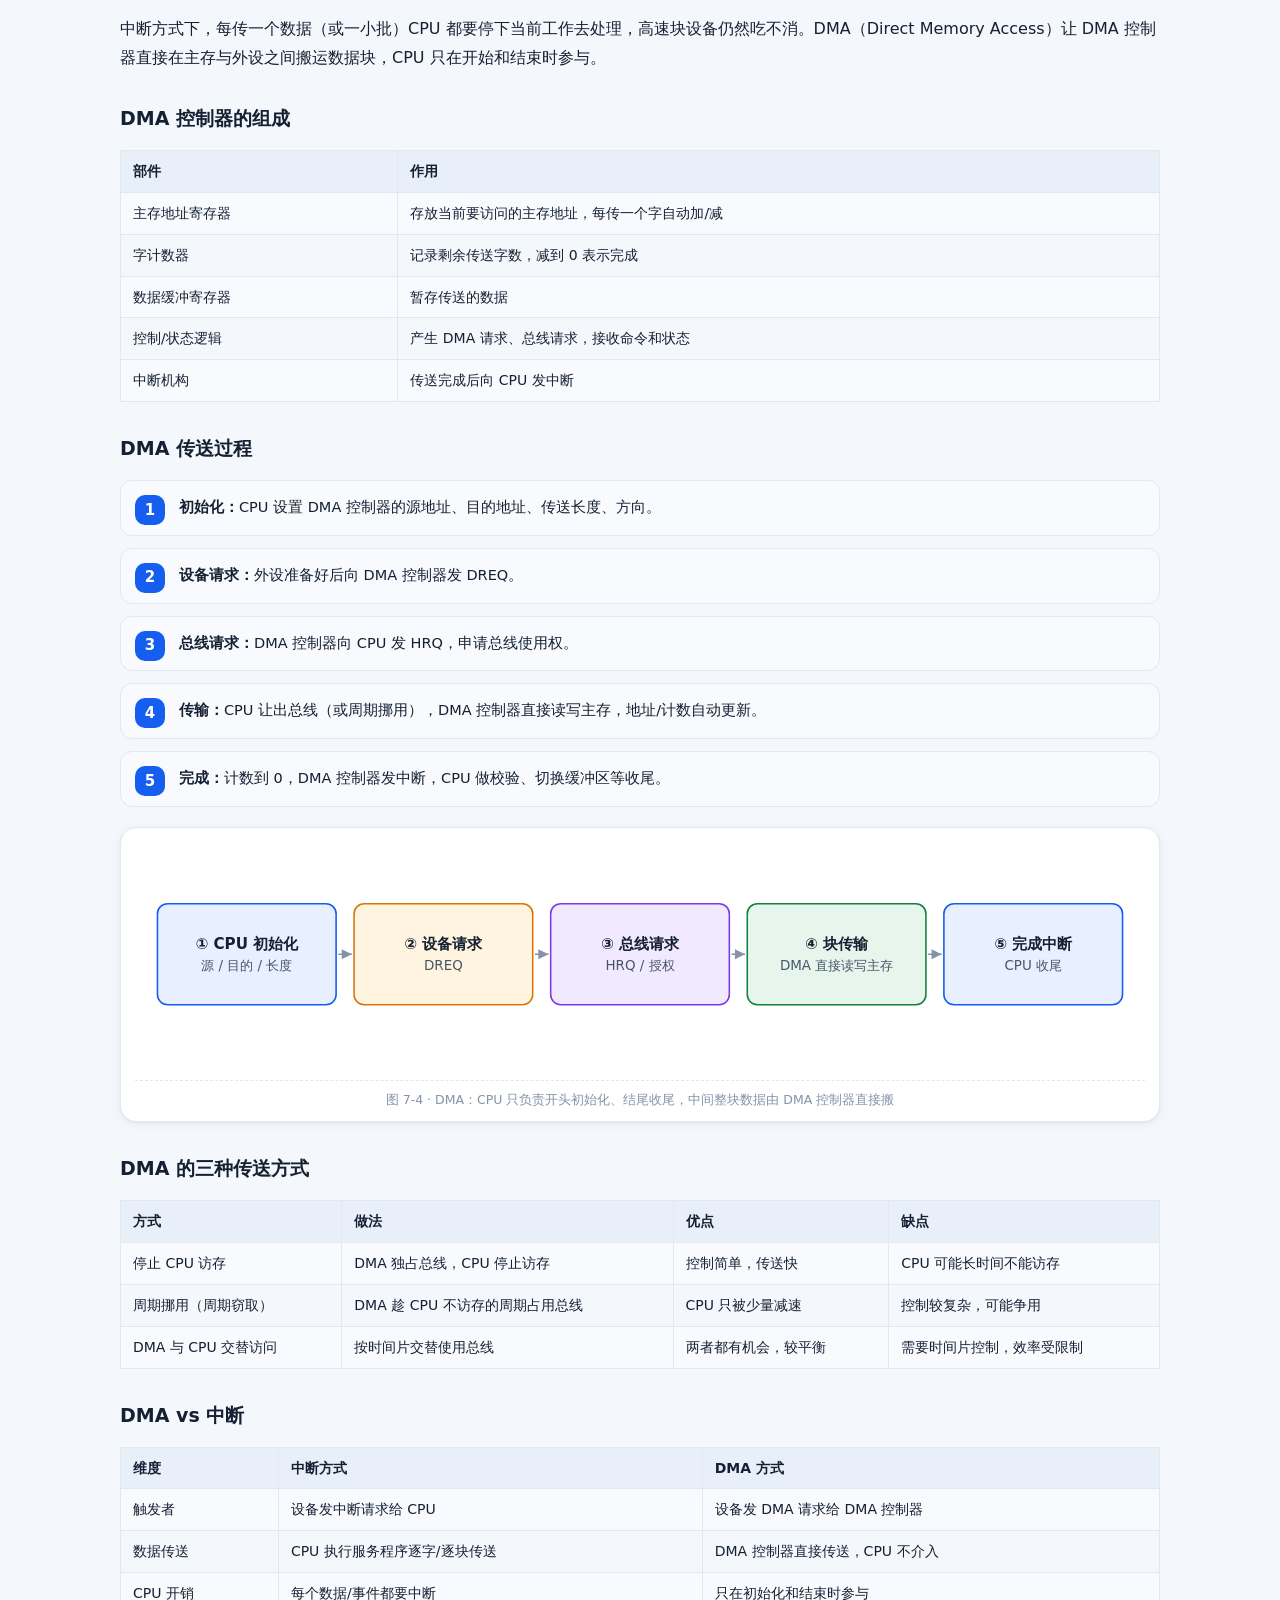
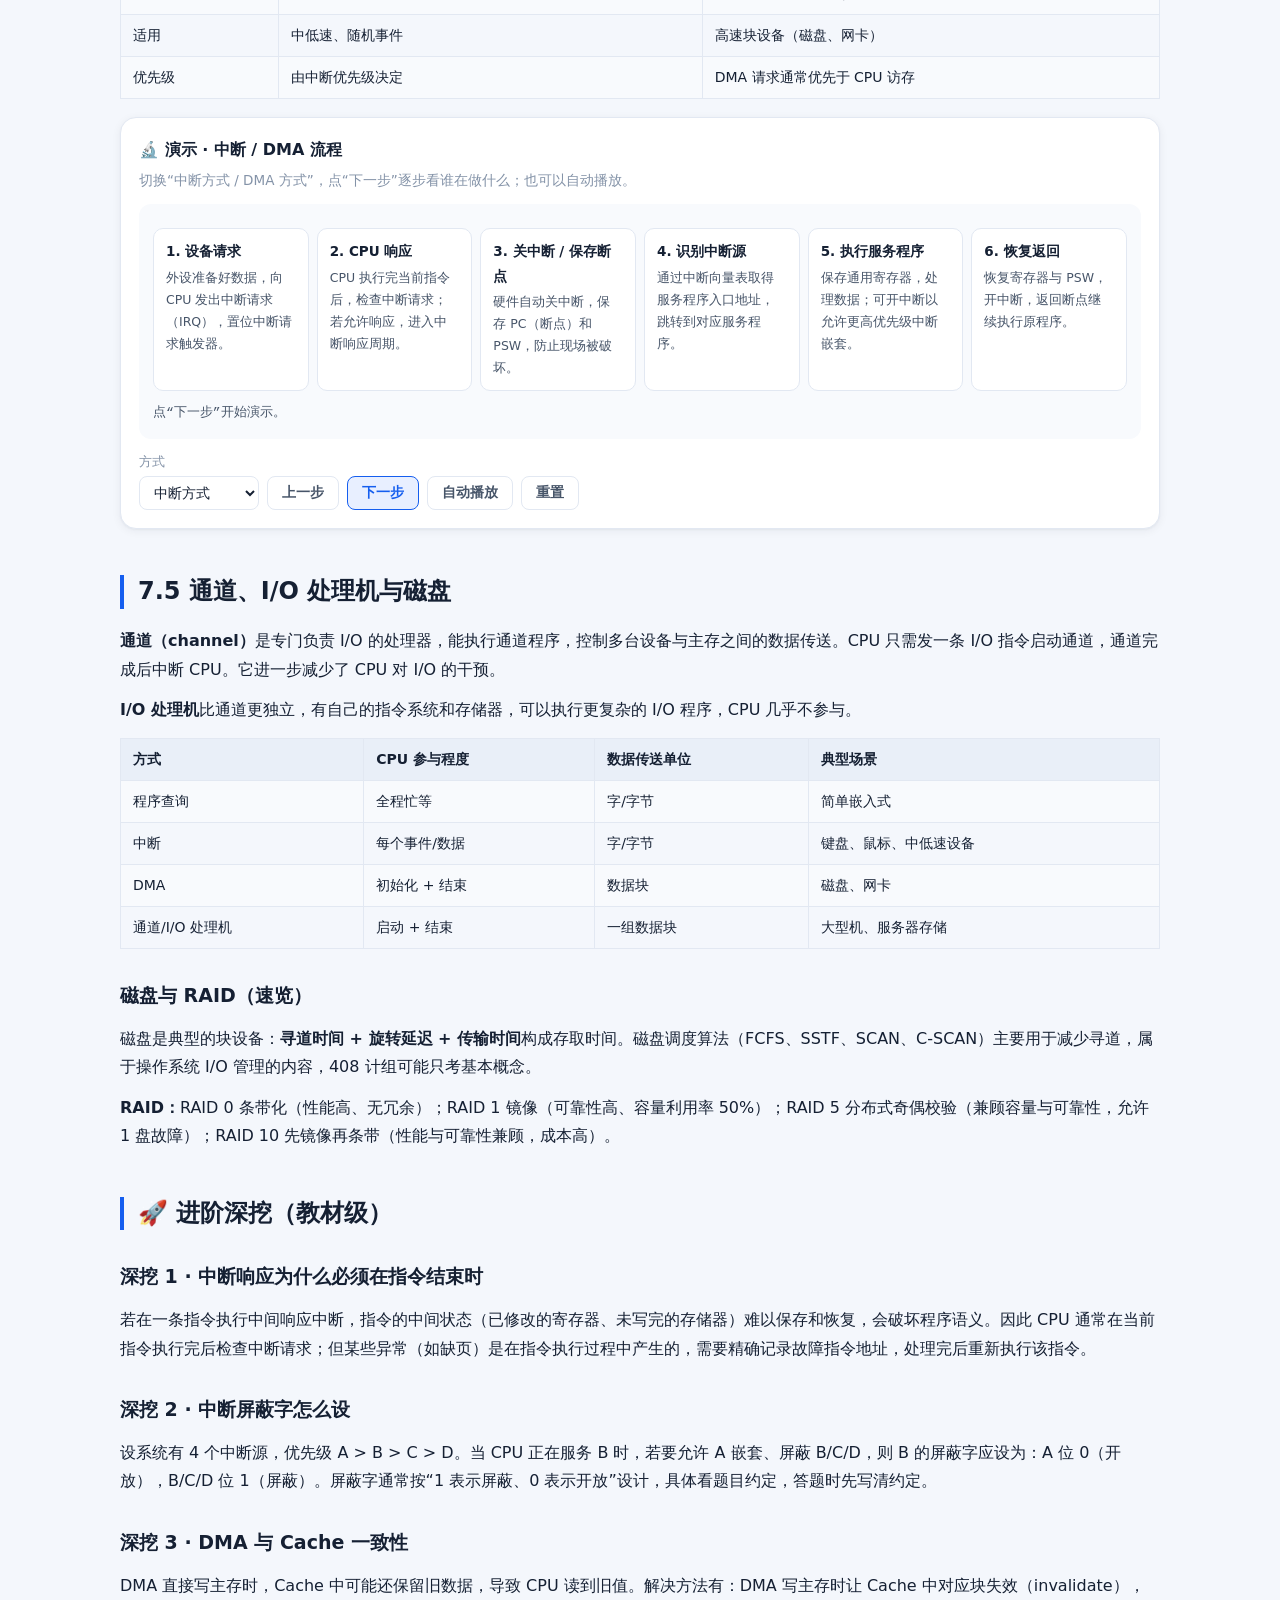
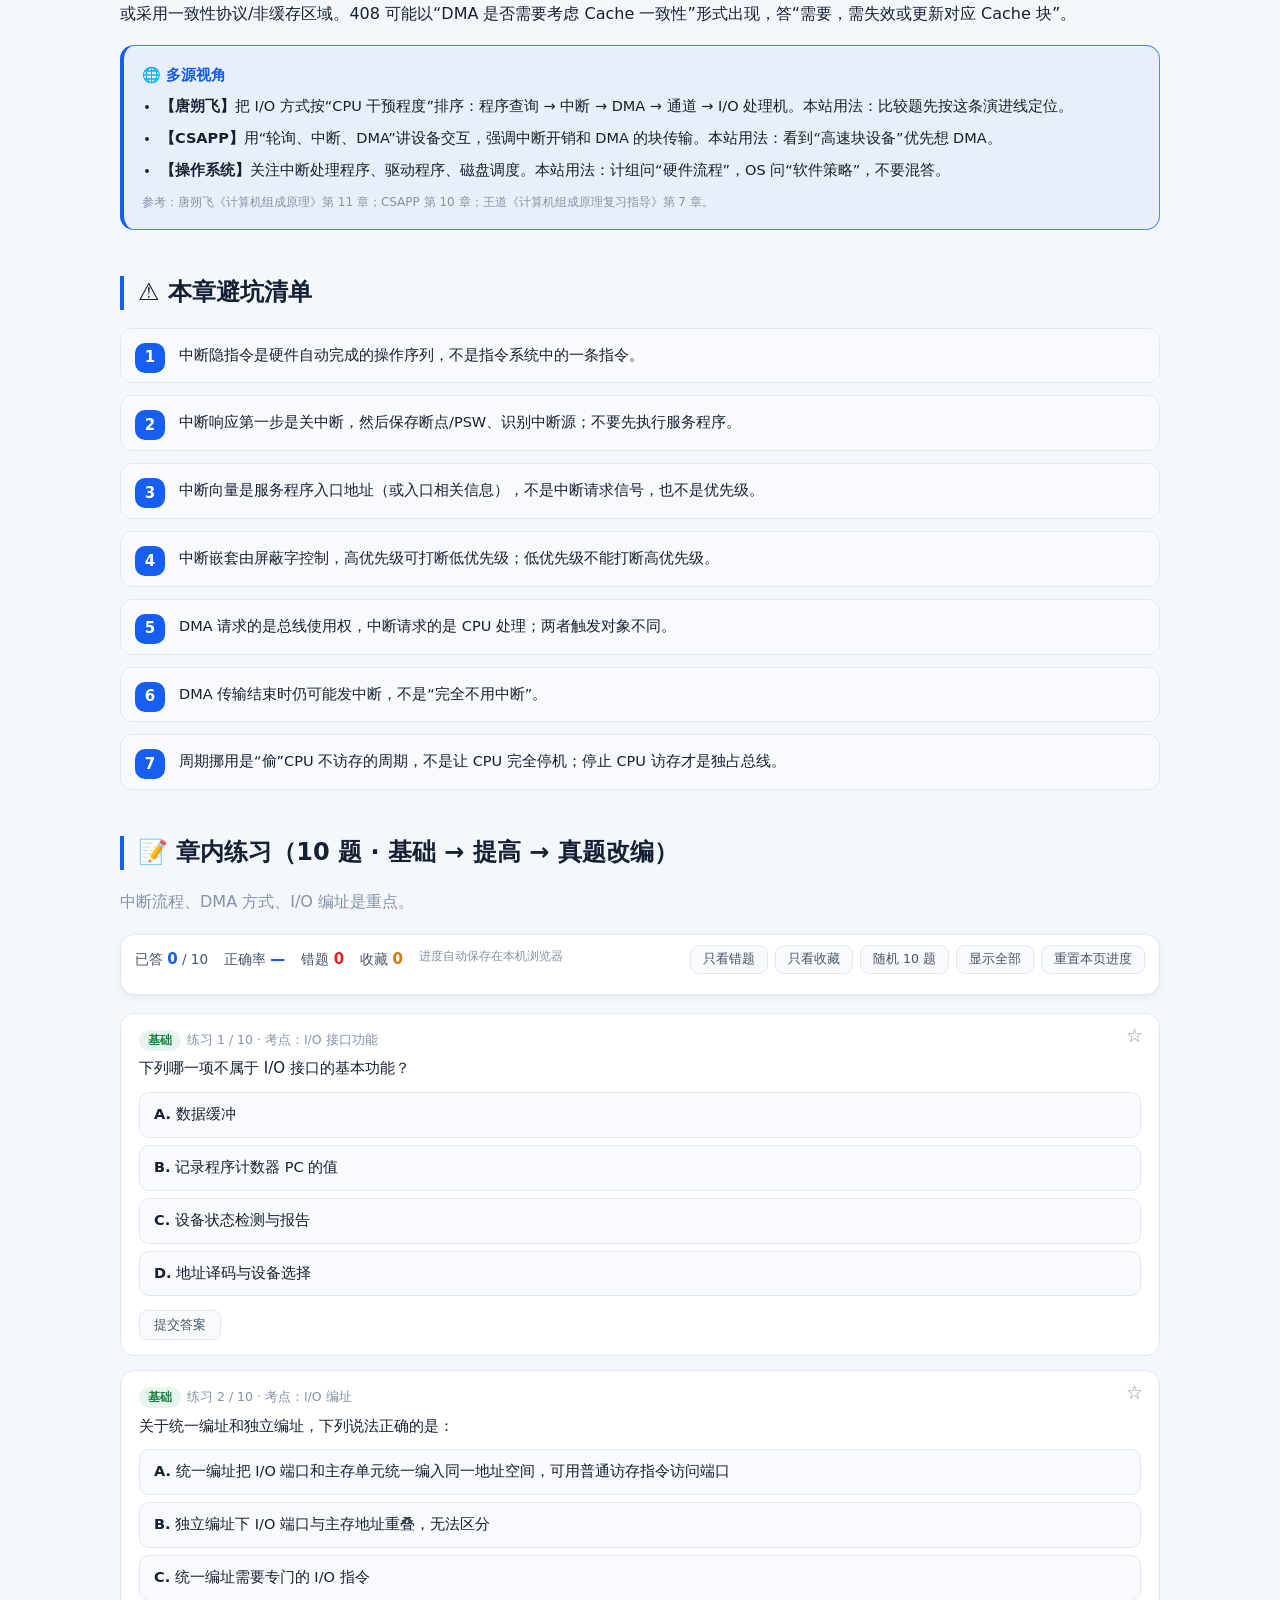
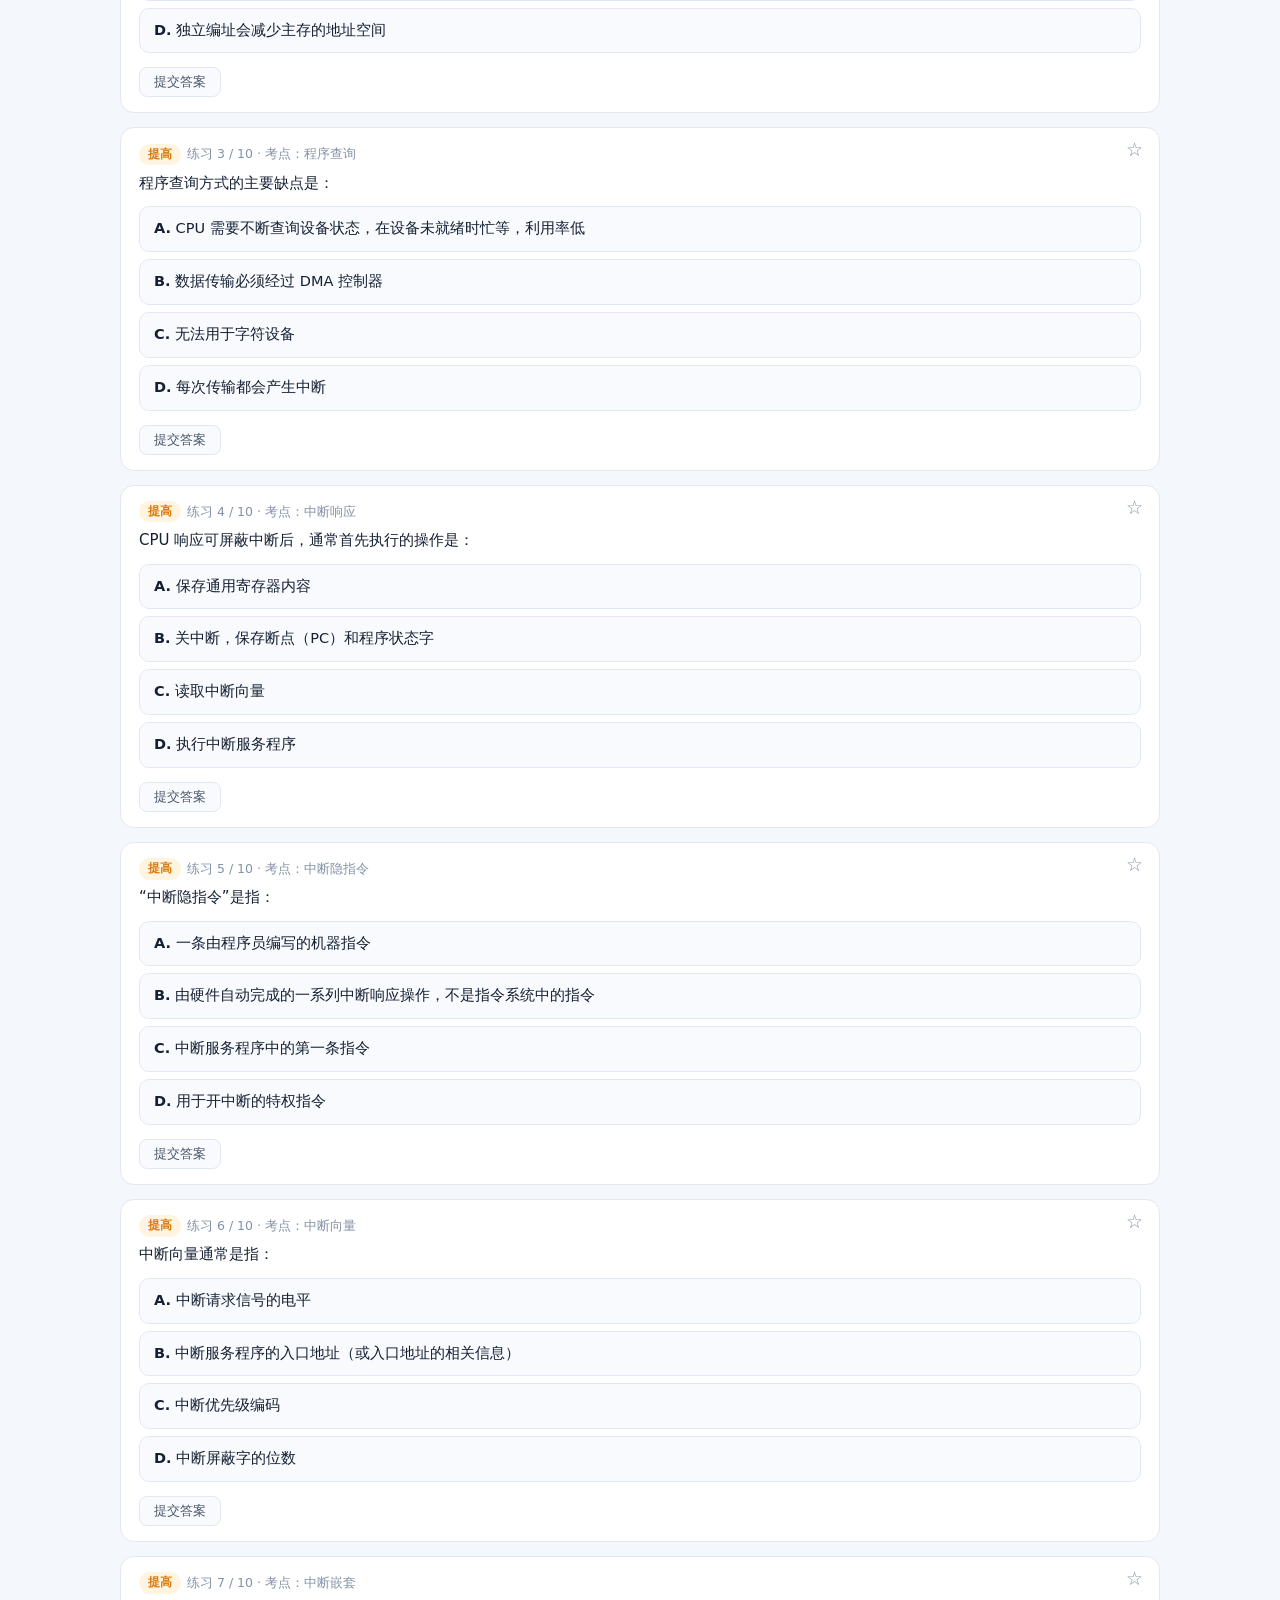
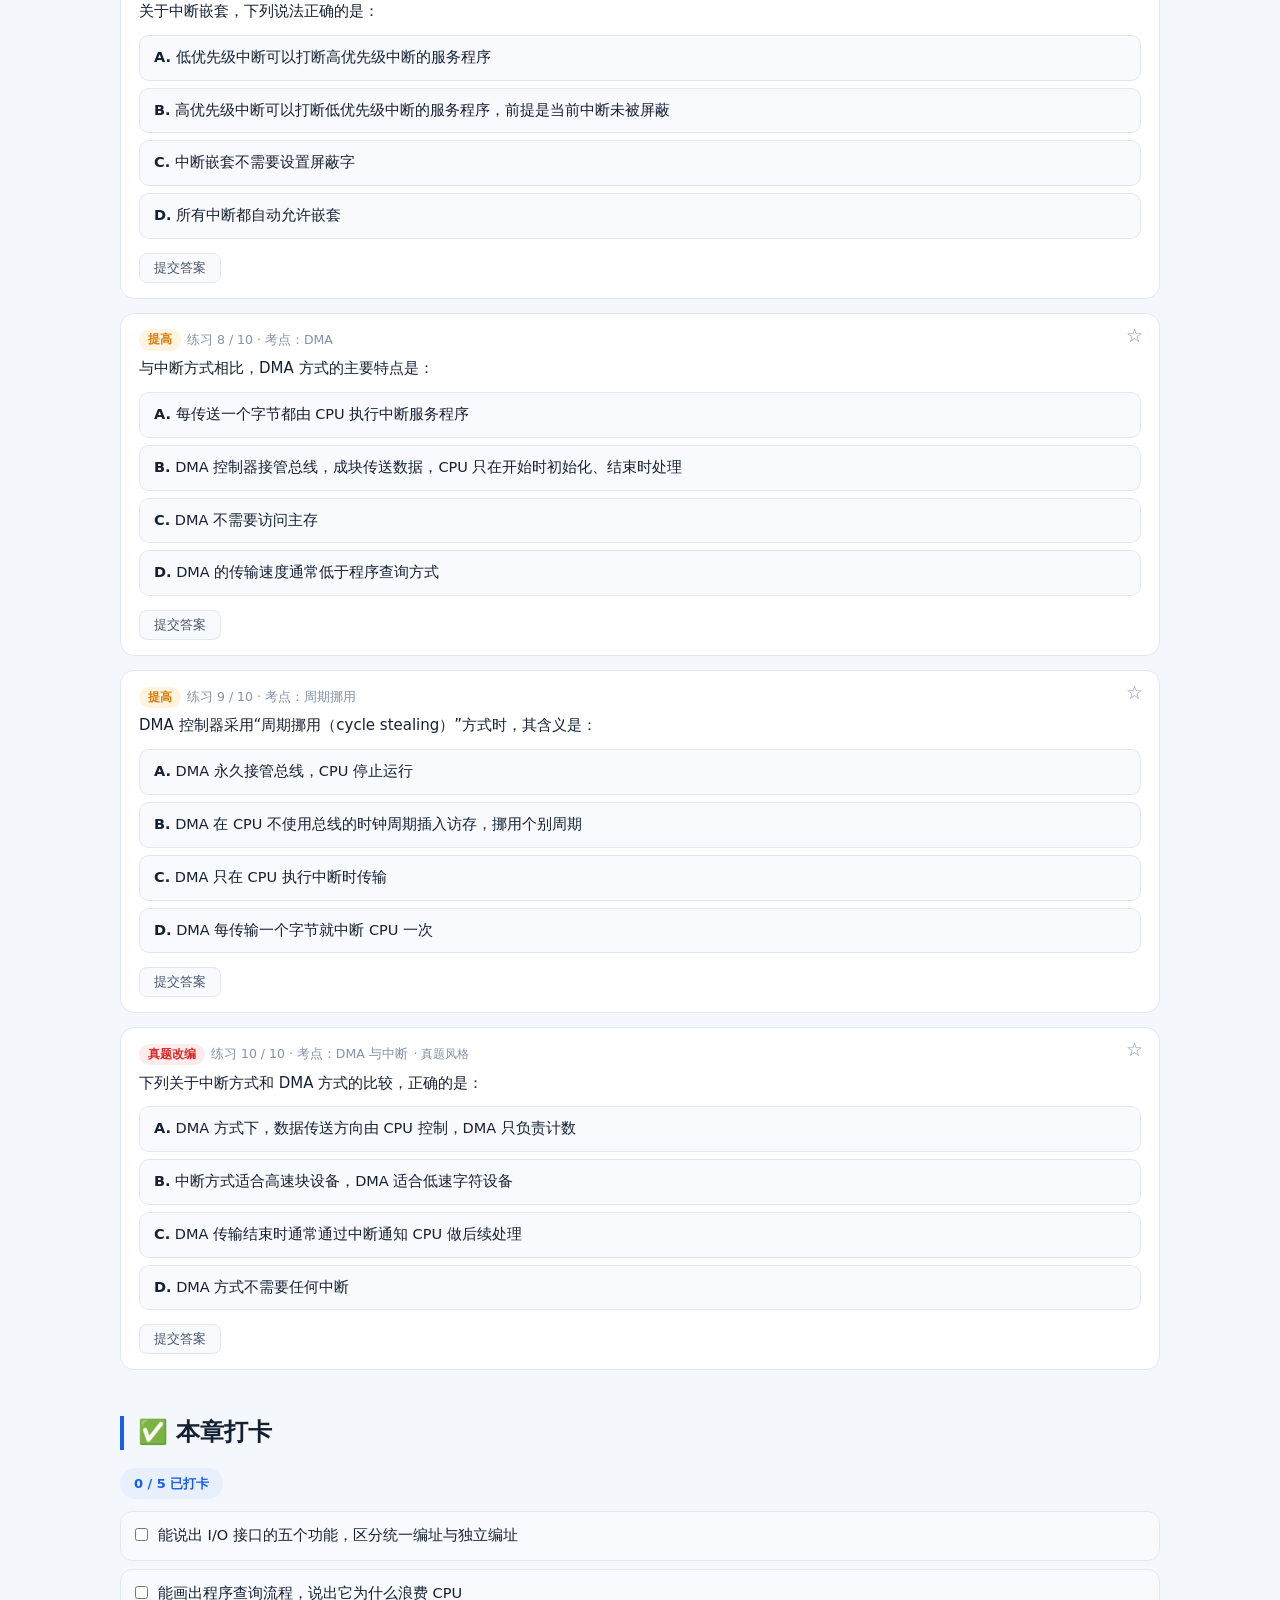
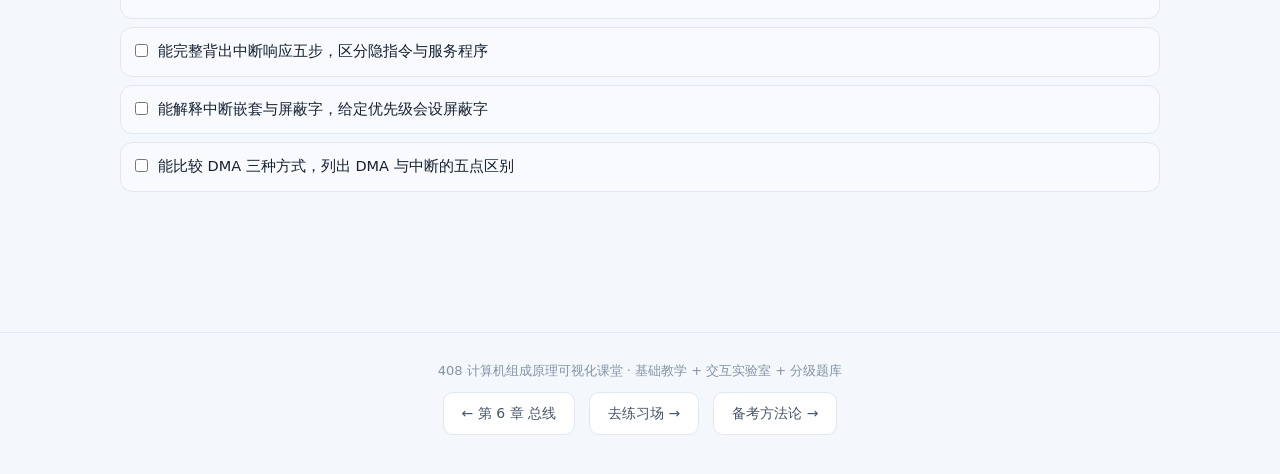
<file: ch07.html>
<!DOCTYPE html>
<html lang="zh-CN" data-theme="light">
<head>
<meta charset="UTF-8">
<meta name="viewport" content="width=device-width, initial-scale=1.0">
<title>第 7 章 输入/输出系统 · 408 计算机组成原理可视化课堂</title>
<meta name="description" content="408 计算机组成原理第 7 章：I/O 接口、程序查询、中断处理、中断嵌套、DMA 三种方式、通道与 I/O 处理机，附中断/DMA 流程演示。">
<link rel="stylesheet" href="assets/style.css?v=3">
</head>
<body>
<nav class="topbar"><div class="topbar-inner">
  <a class="logo" href="index.html"><span class="dot"></span>408 计组可视化课堂</a>
  <div class="nav-links">
    <a href="index.html">总览</a><a href="ch01.html">系统概述</a><a href="ch02.html">数据表示</a><a href="ch03.html">存储系统</a><a href="ch04.html">指令系统</a><a href="ch05.html">CPU</a><a href="ch06.html">总线</a><a href="ch07.html">I/O</a><a href="practice.html">练习场</a><a href="bigquestions.html">大题演算</a><a href="method.html">备考方法论</a><a href="resources.html">资源导航</a>
  </div>
  <button class="theme-btn" title="切换明暗主题">🌙</button>
</div></nav>

<div class="wrap">
  <div class="hero">
    <span class="kicker">CHAPTER 07 · 输入/输出系统</span>
    <h1>第 7 章 · CPU 不可能一直等设备</h1>
    <p>I/O 系统的核心矛盾是<b>速度差</b>：CPU 纳秒级，外设毫秒级。程序查询让 CPU 干等，中断让设备主动通知，DMA 让控制器接管数据块——这一章就是一条“把 CPU 解放出来”的演进路线。</p>
    <p class="tagline">预计 3~4 小时 · 1 个流程演示 · 10 道分级练习 · 中断/DMA 高频</p>
    <div class="stats">
      <div class="stat"><b>3</b><span>I/O 控制方式</span></div>
      <div class="stat"><b>5</b><span>中断响应步骤</span></div>
      <div class="stat"><b>3</b><span>DMA 传送方式</span></div>
    </div>
  </div>

  <div class="toc"><span class="toc-label">本页导航</span><a href="#goal">学习目标</a><a href="#s1">I/O 接口</a><a href="#s2">程序查询</a><a href="#s3">中断</a><a href="#s4">DMA</a><a href="#lab">流程演示</a><a href="#s5">通道与磁盘</a><a href="#deep">进阶</a><a href="#pit">避坑</a><a href="#quiz">练习</a><a href="#ck">打卡</a></div>

  <div class="callout exam" id="goal"><div class="co-title">🎯 学习目标（学完你应该能）</div>
  ① 说出 I/O 接口的五个基本功能，区分统一编址与独立编址；<br>
  ② 画出程序查询流程，说明 CPU 忙等的代价；<br>
  ③ 完整背出中断响应过程，区分中断隐指令和服务程序；<br>
  ④ 解释中断嵌套、屏蔽字、中断向量的作用；<br>
  ⑤ 比较 DMA 的三种传送方式，说清 DMA 与中断的区别；<br>
  ⑥ 说出通道/I/O 处理机为什么能进一步解放 CPU。</div>

  <h2 class="sec" id="s1">7.1 I/O 接口：CPU 与外设之间的“翻译 + 缓冲”</h2>
  <div class="callout life"><div class="co-title">🌉 生活类比</div>
  I/O 接口像<b>海关</b>：一边是 CPU（快、规则统一），一边是各种外设（慢、格式各异）。海关负责排队缓冲、检查证件（状态）、翻译格式、决定放行（控制），让两边不必直接适配。</div>

  <p>外设为什么不能直接接 CPU？因为存在四类差异：<b>速度差异、数据格式差异、时序差异、电气特性差异</b>。I/O 接口负责弥合这些差异。</p>
  <table class="tbl">
    <tr><th>功能</th><th>说明</th></tr>
    <tr><td>数据缓冲</td><td>用数据寄存器暂存，解决 CPU 与外设速度不匹配</td></tr>
    <tr><td>速度匹配/时序控制</td><td>按外设时序控制数据传送</td></tr>
    <tr><td>格式转换</td><td>串/并转换、电平转换、字节/字组装</td></tr>
    <tr><td>状态检测与控制</td><td>提供状态寄存器（就绪/忙/错误）和控制寄存器（启动/命令）</td></tr>
    <tr><td>地址译码与设备选择</td><td>根据地址选中相应端口</td></tr>
    <tr><td>中断/DMA 支持</td><td>产生中断请求或 DMA 请求</td></tr>
  </table>

  <figure class="vis" data-vis="io-interface">
    <figcaption>图 7-1 · I/O 接口：CPU 只看到数据/状态/控制三个寄存器，由接口去适配外设</figcaption>
  </figure>

  <h3 class="sub">接口内部结构与端口</h3>
  <p>典型接口包含：<b>数据寄存器</b>（数据端口）、<b>状态寄存器</b>（状态端口）、<b>控制寄存器</b>（控制端口）、地址译码逻辑、控制逻辑。CPU 通过不同的端口地址访问它们。</p>
  <table class="tbl">
    <tr><th>编址方式</th><th>做法</th><th>优点</th><th>缺点</th></tr>
    <tr><td>统一编址（存储器映射 I/O）</td><td>端口与主存共用地址空间</td><td>可用普通 load/store 指令，编程灵活</td><td>占用主存地址空间；译码较复杂</td></tr>
    <tr><td>独立编址（I/O 映射）</td><td>端口有独立地址空间，用专用 I/O 指令</td><td>不占主存空间；I/O 指令短</td><td>需要专用指令；编程不如统一编址灵活</td></tr>
  </table>

  <h2 class="sec" id="s2">7.2 程序查询：最简单的“干等”</h2>
  <div class="steps">
    <div class="step"><b>启动设备：</b>CPU 向控制寄存器写命令，启动外设。</div>
    <div class="step"><b>读状态：</b>CPU 反复读取状态寄存器，检查“就绪/完成”位。</div>
    <div class="step"><b>忙等：</b>若未就绪，继续读状态，CPU 不能做别的事。</div>
    <div class="step"><b>传送：</b>就绪后，CPU 从数据寄存器读数或写数据。</div>
    <div class="step"><b>循环：</b>处理下一个数据/设备。</div>
  </div>

  <figure class="vis" data-vis="program-query">
    <figcaption>图 7-2 · 程序查询：CPU 在“读状态—就绪？”之间转圈，没就绪就只能干等</figcaption>
  </figure>

  <p><b>优点：</b>硬件简单、程序直观，不需要中断/DMA 控制器。<br>
  <b>缺点：</b>CPU 与外设串行工作，设备慢时 CPU 大量时间在忙等；多个设备时更糟。适合设备速度较快、CPU 任务不重或嵌入式简单场景。</p>

  <h2 class="sec" id="s3">7.3 中断：让设备主动“举手”</h2>
  <p>中断让外设在准备好时主动通知 CPU，CPU 不必轮询。一次完整的中断过程包括：<b>中断请求 → 中断判优 → 中断响应 → 中断服务 → 中断返回</b>。</p>

  <h3 class="sub">中断的分类</h3>
  <table class="tbl">
    <tr><th>分类</th><th>来源</th><th>例子</th><th>特点</th></tr>
    <tr><td>外中断（可屏蔽）</td><td>外部设备</td><td>键盘、网卡、磁盘</td><td>可通过中断允许位屏蔽</td></tr>
    <tr><td>外中断（不可屏蔽）</td><td>外部紧急事件</td><td>电源故障、复位</td><td>不受中断允许位控制</td></tr>
    <tr><td>内中断（异常）</td><td>CPU 内部</td><td>除零、缺页、非法指令、断点</td><td>与当前指令相关</td></tr>
    <tr><td>软件中断</td><td>指令</td><td><code class="inline">int n</code>、系统调用</td><td>程序主动触发</td></tr>
  </table>

  <h3 class="sub">中断响应：硬件自动完成的“隐指令”</h3>
  <div class="steps">
    <div class="step"><b>关中断：</b>清除中断允许触发器，防止响应过程被新中断打断。</div>
    <div class="step"><b>保存断点：</b>把当前 PC（下一条指令地址）和 PSW 保存到栈或指定单元。</div>
    <div class="step"><b>识别中断源：</b>通过中断判优/编码确定是哪个设备，取得中断类型号。</div>
    <div class="step"><b>取中断向量：</b>按类型号查中断向量表，得到服务程序入口地址。</div>
    <div class="step"><b>转服务程序：</b>把入口地址送 PC，开始执行中断服务程序。</div>
  </div>

  <figure class="vis" data-vis="interrupt-flow">
    <figcaption>图 7-3 · 中断响应：设备举手 → CPU 完成当前指令 → 保存断点 → 取向量 → 服务返回</figcaption>
  </figure>

  <div class="callout warn"><div class="co-title">⚠️ 中断隐指令不是“一条指令”</div>
  它没有操作码，不占指令系统的一条指令，而是 CPU 在中断响应周期由硬件自动完成的操作序列。不同教材对“保存 PSW”归属（隐指令 vs 服务程序）有差异，答题时按题目教材口径，核心是“关中断、保存断点、识别中断源”。</div>

  <h3 class="sub">中断判优与中断嵌套</h3>
  <p><b>判优：</b>多个中断源同时请求时，按优先级决定先响应谁。可用硬件排队器（如链式、独立请求）或软件查询顺序实现。</p>
  <p><b>中断嵌套：</b>高优先级中断可以打断正在执行的低优先级服务程序。是否允许嵌套由<b>屏蔽字</b>控制：每个中断源有一个屏蔽字，服务程序设置它，屏蔽本级及更低优先级，开放更高优先级。单重中断则在整个服务程序期间关中断，不允许嵌套。</p>
  <p><b>中断向量表：</b>存放各中断类型对应的服务程序入口地址（及 PSW）。CPU 用中断类型号作为索引查表，不需要为每个设备写死入口。</p>

  <h2 class="sec" id="s4">7.4 DMA：让控制器直接搬数据</h2>
  <p>中断方式下，每传一个数据（或一小批）CPU 都要停下当前工作去处理，高速块设备仍然吃不消。DMA（Direct Memory Access）让 DMA 控制器直接在主存与外设之间搬运数据块，CPU 只在开始和结束时参与。</p>

  <h3 class="sub">DMA 控制器的组成</h3>
  <table class="tbl">
    <tr><th>部件</th><th>作用</th></tr>
    <tr><td>主存地址寄存器</td><td>存放当前要访问的主存地址，每传一个字自动加/减</td></tr>
    <tr><td>字计数器</td><td>记录剩余传送字数，减到 0 表示完成</td></tr>
    <tr><td>数据缓冲寄存器</td><td>暂存传送的数据</td></tr>
    <tr><td>控制/状态逻辑</td><td>产生 DMA 请求、总线请求，接收命令和状态</td></tr>
    <tr><td>中断机构</td><td>传送完成后向 CPU 发中断</td></tr>
  </table>

  <h3 class="sub">DMA 传送过程</h3>
  <div class="steps">
    <div class="step"><b>初始化：</b>CPU 设置 DMA 控制器的源地址、目的地址、传送长度、方向。</div>
    <div class="step"><b>设备请求：</b>外设准备好后向 DMA 控制器发 DREQ。</div>
    <div class="step"><b>总线请求：</b>DMA 控制器向 CPU 发 HRQ，申请总线使用权。</div>
    <div class="step"><b>传输：</b>CPU 让出总线（或周期挪用），DMA 控制器直接读写主存，地址/计数自动更新。</div>
    <div class="step"><b>完成：</b>计数到 0，DMA 控制器发中断，CPU 做校验、切换缓冲区等收尾。</div>
  </div>

  <figure class="vis" data-vis="dma-flow">
    <figcaption>图 7-4 · DMA：CPU 只负责开头初始化、结尾收尾，中间整块数据由 DMA 控制器直接搬</figcaption>
  </figure>

  <h3 class="sub">DMA 的三种传送方式</h3>
  <table class="tbl">
    <tr><th>方式</th><th>做法</th><th>优点</th><th>缺点</th></tr>
    <tr><td>停止 CPU 访存</td><td>DMA 独占总线，CPU 停止访存</td><td>控制简单，传送快</td><td>CPU 可能长时间不能访存</td></tr>
    <tr><td>周期挪用（周期窃取）</td><td>DMA 趁 CPU 不访存的周期占用总线</td><td>CPU 只被少量减速</td><td>控制较复杂，可能争用</td></tr>
    <tr><td>DMA 与 CPU 交替访问</td><td>按时间片交替使用总线</td><td>两者都有机会，较平衡</td><td>需要时间片控制，效率受限制</td></tr>
  </table>

  <h3 class="sub">DMA vs 中断</h3>
  <table class="tbl">
    <tr><th>维度</th><th>中断方式</th><th>DMA 方式</th></tr>
    <tr><td>触发者</td><td>设备发中断请求给 CPU</td><td>设备发 DMA 请求给 DMA 控制器</td></tr>
    <tr><td>数据传送</td><td>CPU 执行服务程序逐字/逐块传送</td><td>DMA 控制器直接传送，CPU 不介入</td></tr>
    <tr><td>CPU 开销</td><td>每个数据/事件都要中断</td><td>只在初始化和结束时参与</td></tr>
    <tr><td>适用</td><td>中低速、随机事件</td><td>高速块设备（磁盘、网卡）</td></tr>
    <tr><td>优先级</td><td>由中断优先级决定</td><td>DMA 请求通常优先于 CPU 访存</td></tr>
  </table>

  <div class="lab" id="lab-io">
    <div class="lab-title">🔬 演示 · 中断 / DMA 流程</div>
    <div class="lab-desc">切换“中断方式 / DMA 方式”，点“下一步”逐步看谁在做什么；也可以自动播放。</div>
    <div class="lab-stage">
      <div class="flow" id="io-flow"></div>
      <div class="lab-kv" id="io-desc"></div>
    </div>
    <div class="lab-ctrl">
      <label class="lab-field">方式<select id="io-mode"><option value="int">中断方式</option><option value="dma">DMA 方式</option></select></label>
      <button id="io-prev" class="ghost" type="button">上一步</button>
      <button id="io-next" type="button">下一步</button>
      <button id="io-auto" class="ghost" type="button">自动播放</button>
      <button id="io-reset" class="ghost" type="button">重置</button>
    </div>
  </div>

  <h2 class="sec" id="s5">7.5 通道、I/O 处理机与磁盘</h2>
  <p><b>通道（channel）</b>是专门负责 I/O 的处理器，能执行通道程序，控制多台设备与主存之间的数据传送。CPU 只需发一条 I/O 指令启动通道，通道完成后中断 CPU。它进一步减少了 CPU 对 I/O 的干预。</p>
  <p><b>I/O 处理机</b>比通道更独立，有自己的指令系统和存储器，可以执行更复杂的 I/O 程序，CPU 几乎不参与。</p>
  <table class="tbl">
    <tr><th>方式</th><th>CPU 参与程度</th><th>数据传送单位</th><th>典型场景</th></tr>
    <tr><td>程序查询</td><td>全程忙等</td><td>字/字节</td><td>简单嵌入式</td></tr>
    <tr><td>中断</td><td>每个事件/数据</td><td>字/字节</td><td>键盘、鼠标、中低速设备</td></tr>
    <tr><td>DMA</td><td>初始化 + 结束</td><td>数据块</td><td>磁盘、网卡</td></tr>
    <tr><td>通道/I/O 处理机</td><td>启动 + 结束</td><td>一组数据块</td><td>大型机、服务器存储</td></tr>
  </table>

  <h3 class="sub">磁盘与 RAID（速览）</h3>
  <p>磁盘是典型的块设备：<b>寻道时间 + 旋转延迟 + 传输时间</b>构成存取时间。磁盘调度算法（FCFS、SSTF、SCAN、C-SCAN）主要用于减少寻道，属于操作系统 I/O 管理的内容，408 计组可能只考基本概念。</p>
  <p><b>RAID：</b>RAID 0 条带化（性能高、无冗余）；RAID 1 镜像（可靠性高、容量利用率 50%）；RAID 5 分布式奇偶校验（兼顾容量与可靠性，允许 1 盘故障）；RAID 10 先镜像再条带（性能与可靠性兼顾，成本高）。</p>

  <h2 class="sec" id="deep">🚀 进阶深挖（教材级）</h2>
  <h3 class="sub">深挖 1 · 中断响应为什么必须在指令结束时</h3>
  <p>若在一条指令执行中间响应中断，指令的中间状态（已修改的寄存器、未写完的存储器）难以保存和恢复，会破坏程序语义。因此 CPU 通常在当前指令执行完后检查中断请求；但某些异常（如缺页）是在指令执行过程中产生的，需要精确记录故障指令地址，处理完后重新执行该指令。</p>

  <h3 class="sub">深挖 2 · 中断屏蔽字怎么设</h3>
  <p>设系统有 4 个中断源，优先级 A &gt; B &gt; C &gt; D。当 CPU 正在服务 B 时，若要允许 A 嵌套、屏蔽 B/C/D，则 B 的屏蔽字应设为：A 位 0（开放），B/C/D 位 1（屏蔽）。屏蔽字通常按“1 表示屏蔽、0 表示开放”设计，具体看题目约定，答题时先写清约定。</p>

  <h3 class="sub">深挖 3 · DMA 与 Cache 一致性</h3>
  <p>DMA 直接写主存时，Cache 中可能还保留旧数据，导致 CPU 读到旧值。解决方法有：DMA 写主存时让 Cache 中对应块失效（invalidate），或采用一致性协议/非缓存区域。408 可能以“DMA 是否需要考虑 Cache 一致性”形式出现，答“需要，需失效或更新对应 Cache 块”。</p>

  <div class="callout views"><div class="co-title">🌐 多源视角</div>
  <ul>
    <li><b>【唐朔飞】</b>把 I/O 方式按“CPU 干预程度”排序：程序查询 → 中断 → DMA → 通道 → I/O 处理机。本站用法：比较题先按这条演进线定位。</li>
    <li><b>【CSAPP】</b>用“轮询、中断、DMA”讲设备交互，强调中断开销和 DMA 的块传输。本站用法：看到“高速块设备”优先想 DMA。</li>
    <li><b>【操作系统】</b>关注中断处理程序、驱动程序、磁盘调度。本站用法：计组问“硬件流程”，OS 问“软件策略”，不要混答。</li>
  </ul>
  <div class="src">参考：唐朔飞《计算机组成原理》第 11 章；CSAPP 第 10 章；王道《计算机组成原理复习指导》第 7 章。</div></div>

  <h2 class="sec" id="pit">⚠️ 本章避坑清单</h2>
  <div class="steps">
    <div class="step">中断隐指令是硬件自动完成的操作序列，不是指令系统中的一条指令。</div>
    <div class="step">中断响应第一步是关中断，然后保存断点/PSW、识别中断源；不要先执行服务程序。</div>
    <div class="step">中断向量是服务程序入口地址（或入口相关信息），不是中断请求信号，也不是优先级。</div>
    <div class="step">中断嵌套由屏蔽字控制，高优先级可打断低优先级；低优先级不能打断高优先级。</div>
    <div class="step">DMA 请求的是总线使用权，中断请求的是 CPU 处理；两者触发对象不同。</div>
    <div class="step">DMA 传输结束时仍可能发中断，不是“完全不用中断”。</div>
    <div class="step">周期挪用是“偷”CPU 不访存的周期，不是让 CPU 完全停机；停止 CPU 访存才是独占总线。</div>
  </div>

  <h2 class="sec" id="quiz">📝 章内练习（<span data-quiz-count>10</span> 题 · 基础 → 提高 → 真题改编）</h2>
  <p class="muted">中断流程、DMA 方式、I/O 编址是重点。</p>
  <div data-quiz-ch="7"></div>

  <h2 class="sec" id="ck">✅ 本章打卡</h2>
  <div data-ck-scope>
    <p><span class="progress-pill">0 / 5 已打卡</span></p>
    <div class="checklist">
      <label class="check-item" data-ck="c7-1"><input type="checkbox"><span>能说出 I/O 接口的五个功能，区分统一编址与独立编址</span></label>
      <label class="check-item" data-ck="c7-2"><input type="checkbox"><span>能画出程序查询流程，说出它为什么浪费 CPU</span></label>
      <label class="check-item" data-ck="c7-3"><input type="checkbox"><span>能完整背出中断响应五步，区分隐指令与服务程序</span></label>
      <label class="check-item" data-ck="c7-4"><input type="checkbox"><span>能解释中断嵌套与屏蔽字，给定优先级会设屏蔽字</span></label>
      <label class="check-item" data-ck="c7-5"><input type="checkbox"><span>能比较 DMA 三种方式，列出 DMA 与中断的五点区别</span></label>
    </div>
  </div>
</div>

<footer>
  408 计算机组成原理可视化课堂 · 基础教学 + 交互实验室 + 分级题库<br>
  <div class="pagers"><a href="ch06.html">← 第 6 章 总线</a><a href="practice.html">去练习场 →</a><a href="method.html">备考方法论 →</a></div>
</footer>
<script src="assets/questions.js?v=1"></script>
<script src="assets/app.js?v=1"></script>
<script src="assets/visuals.js?v=1"></script>
<script src="assets/labs.js?v=2"></script>
</body>
</html>
</file>
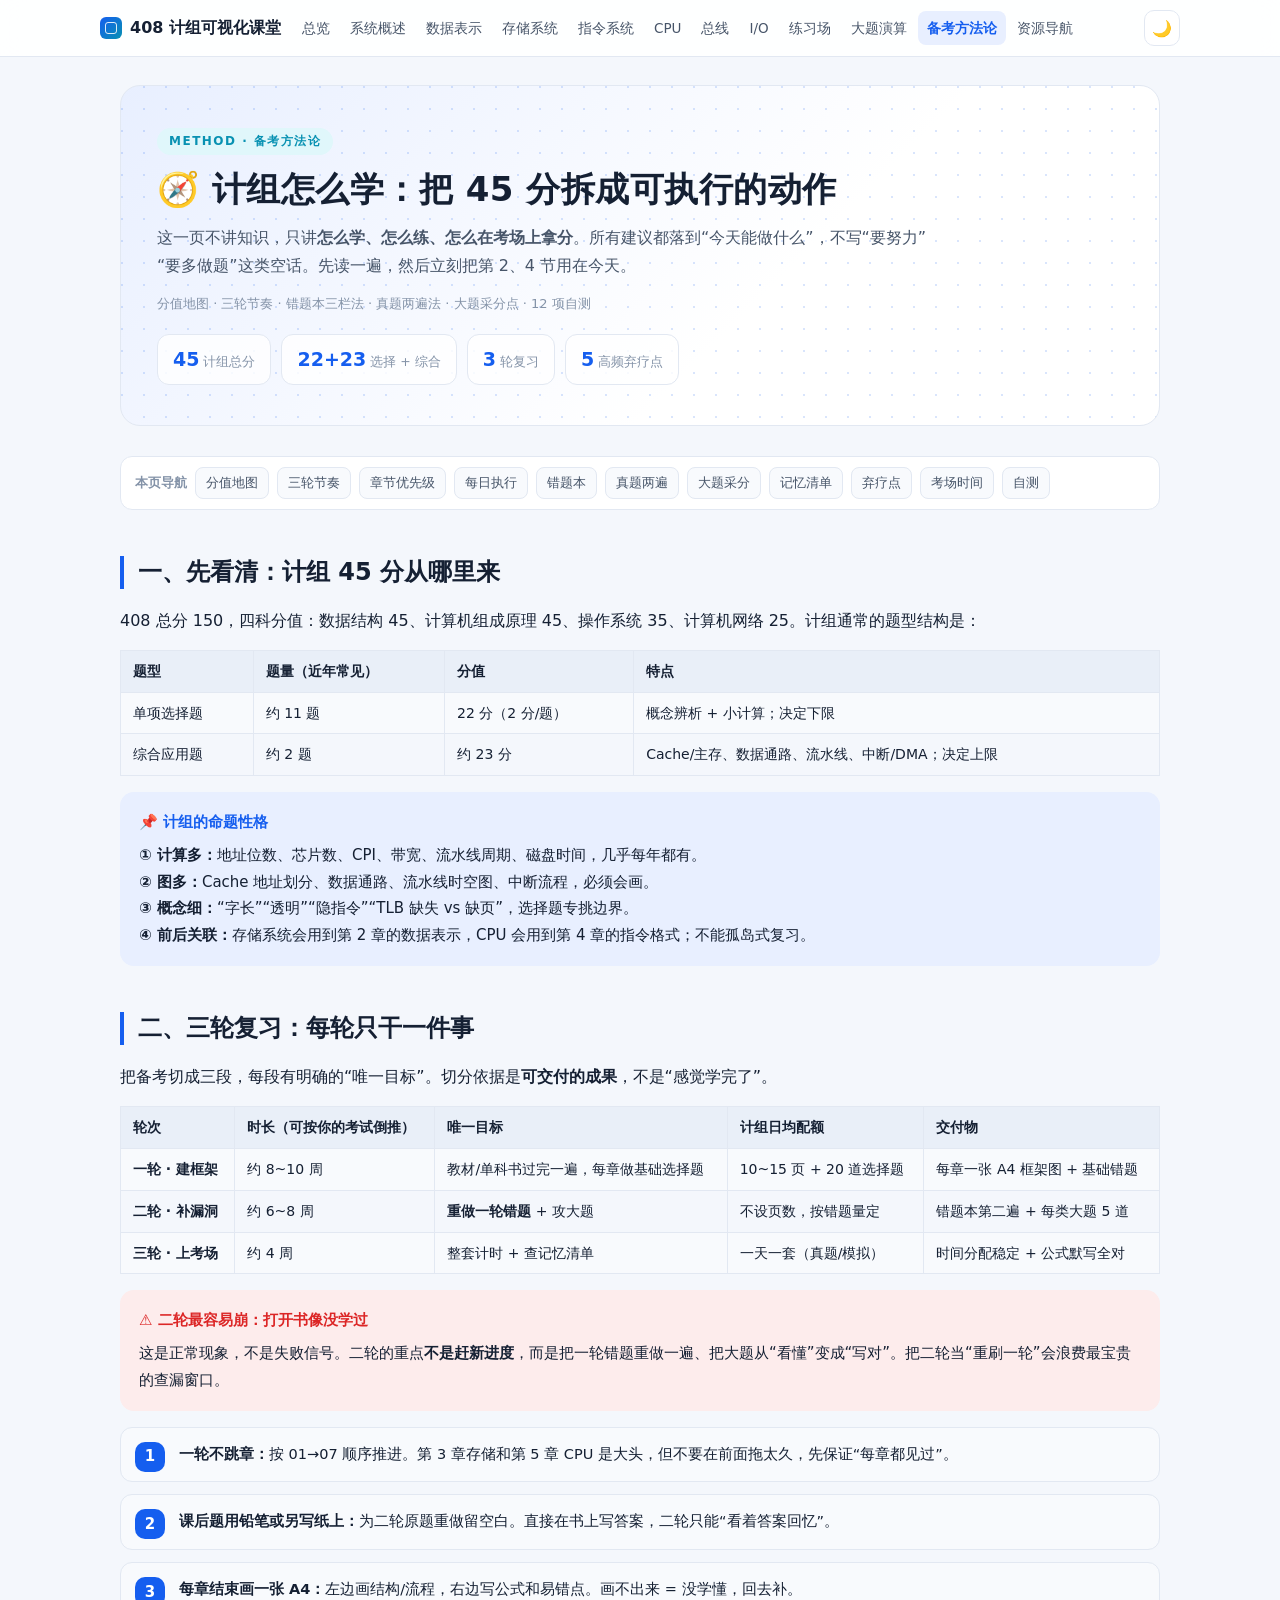
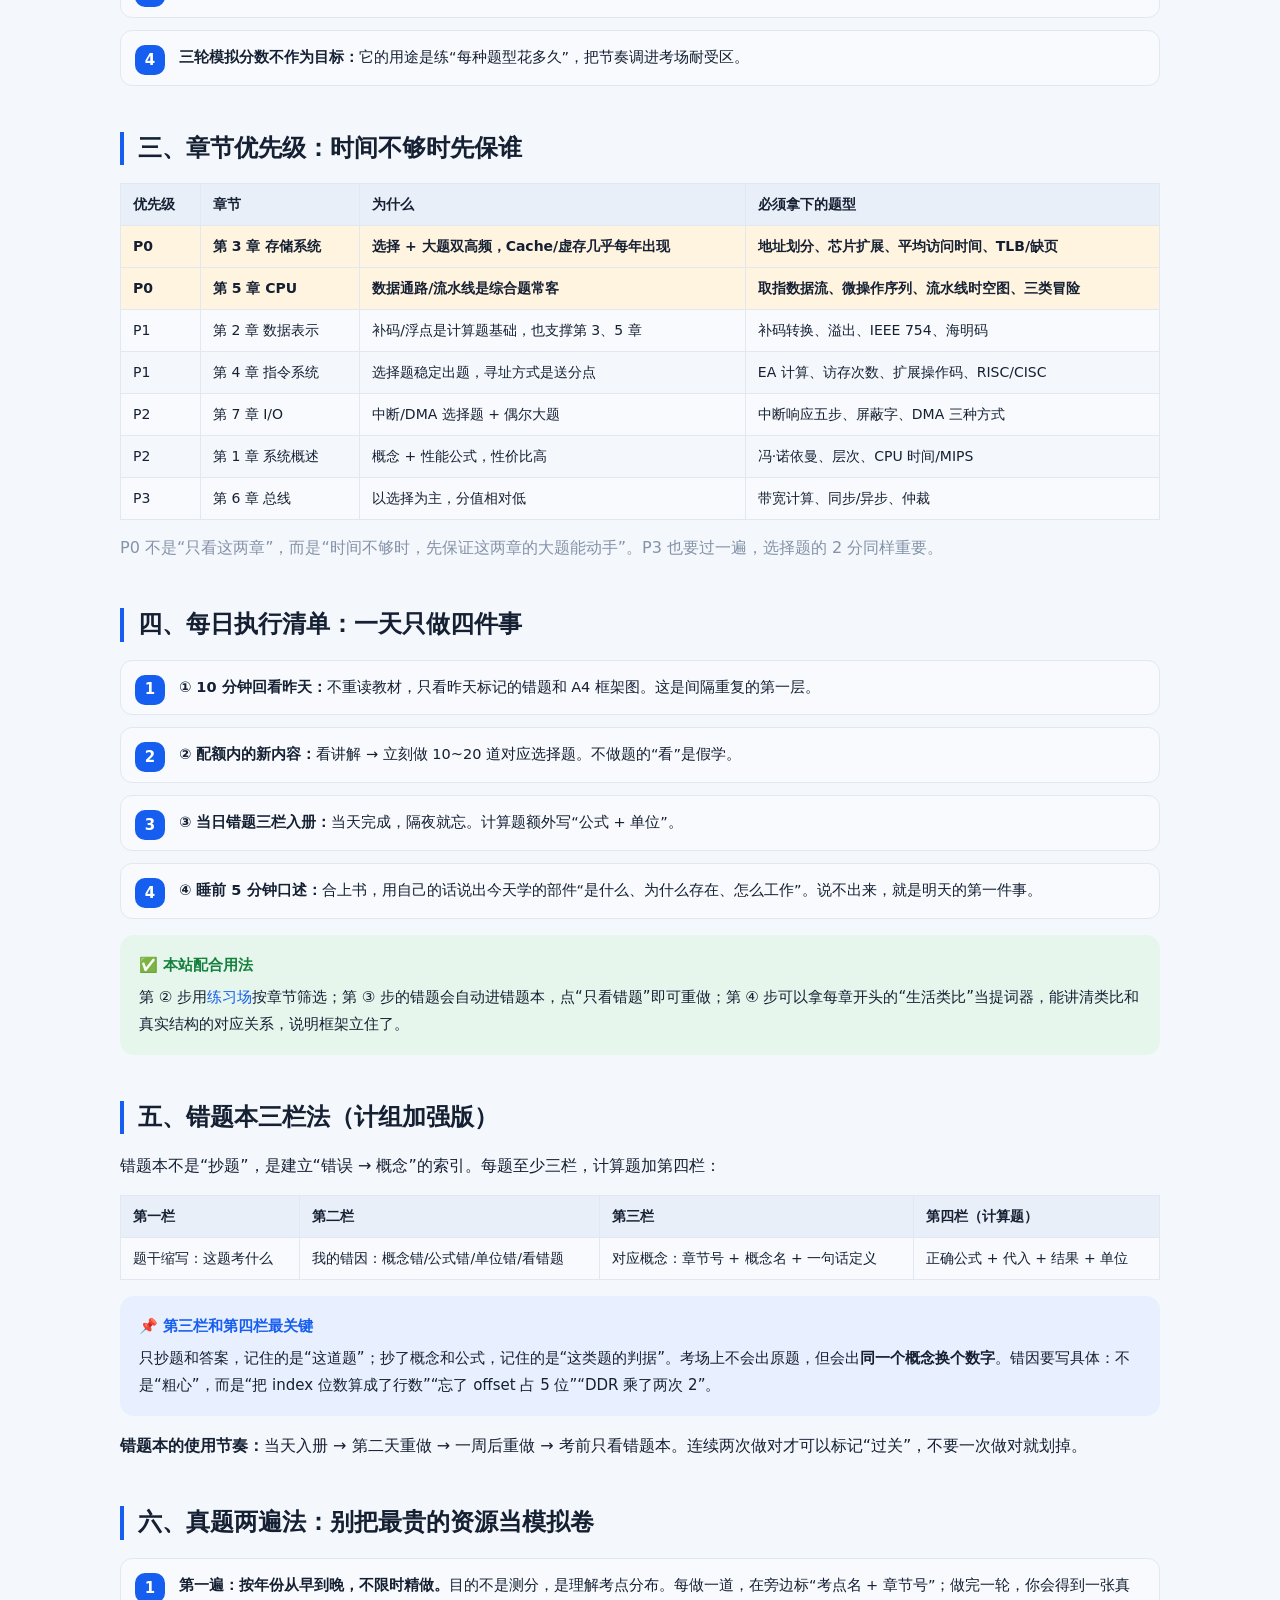
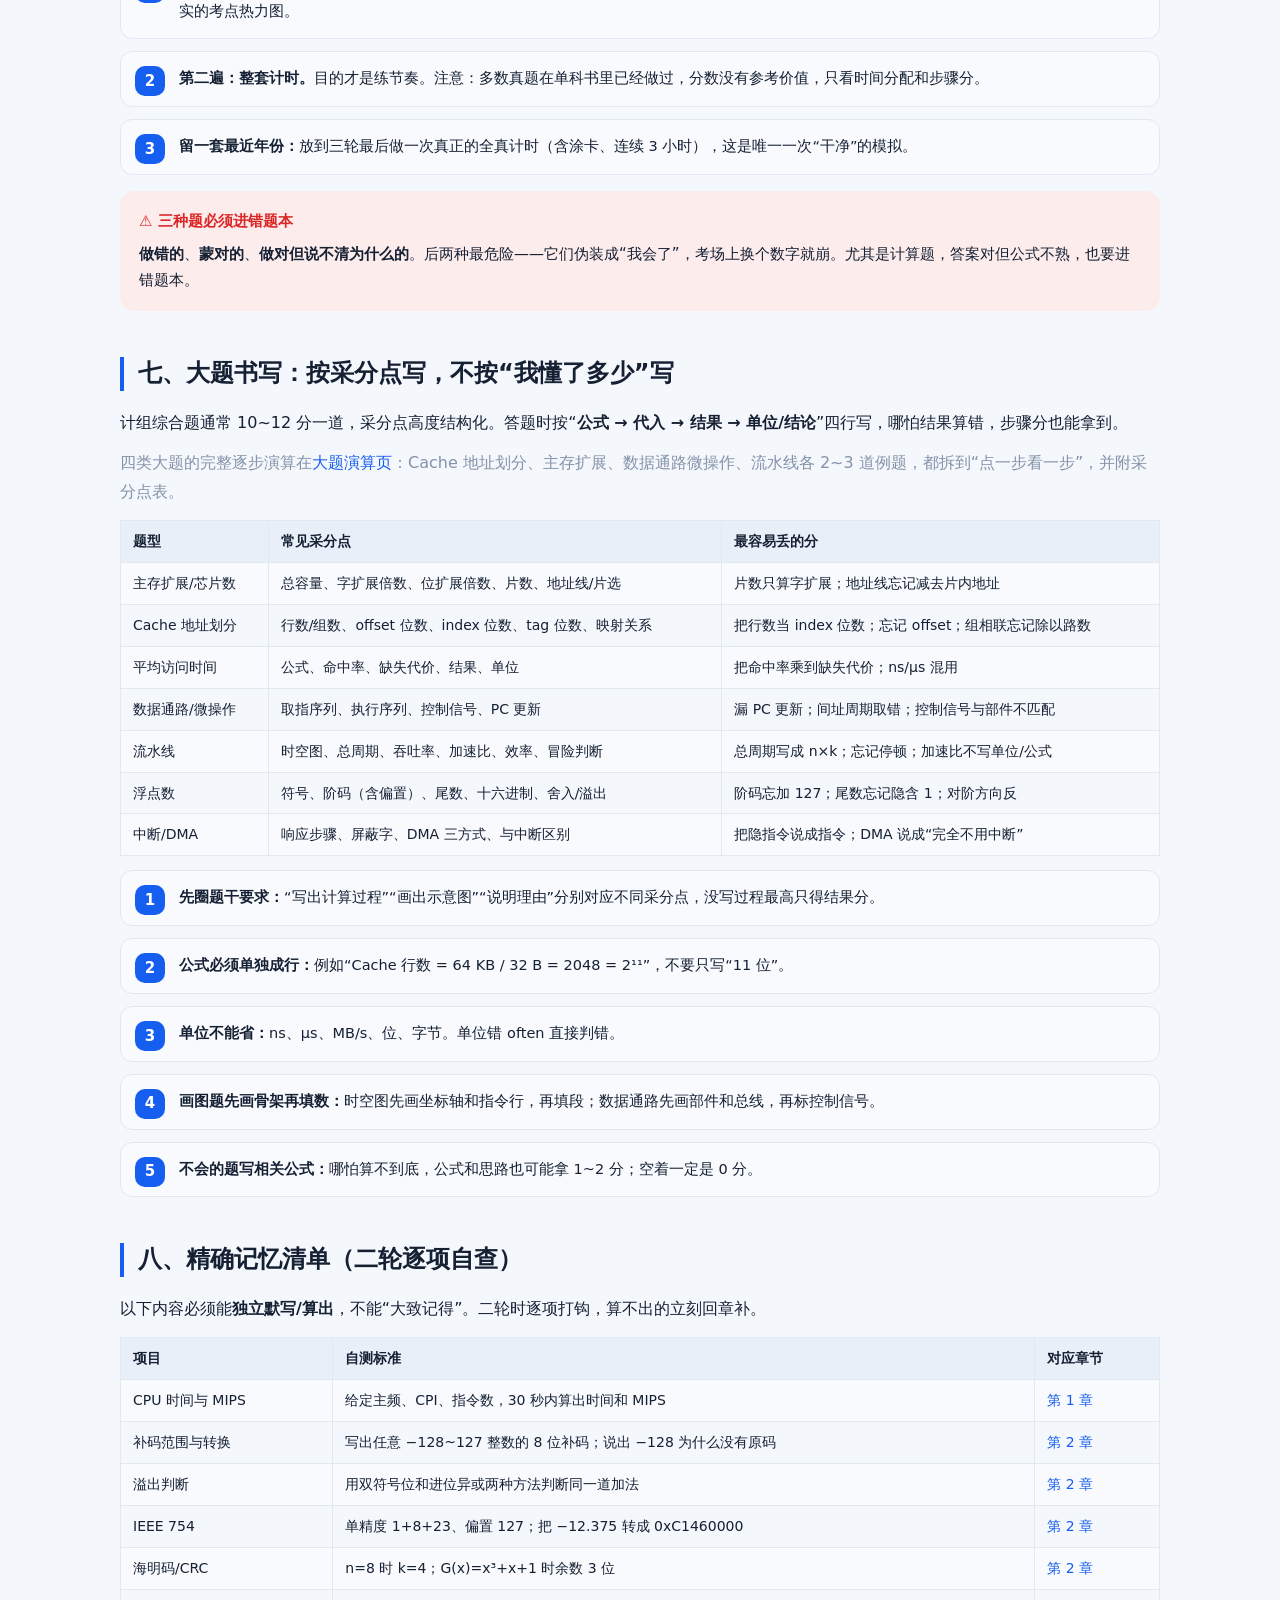
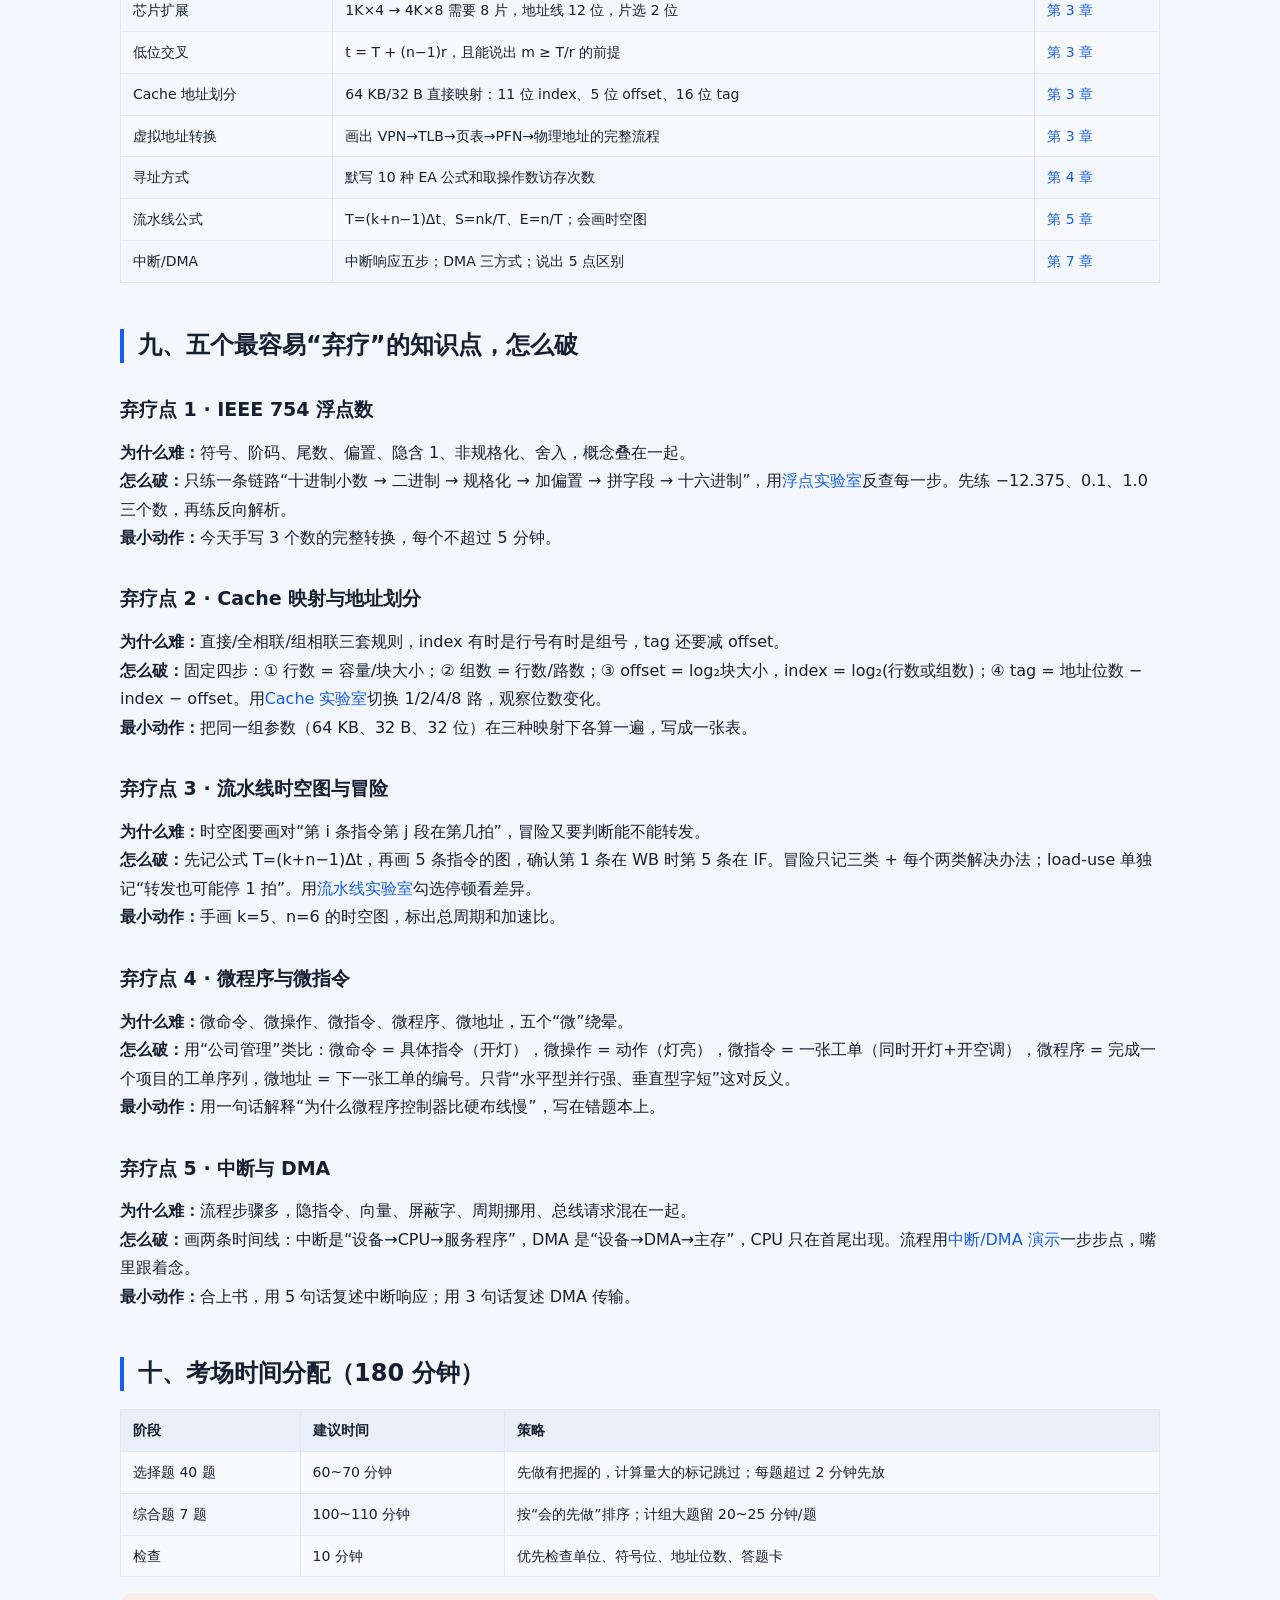
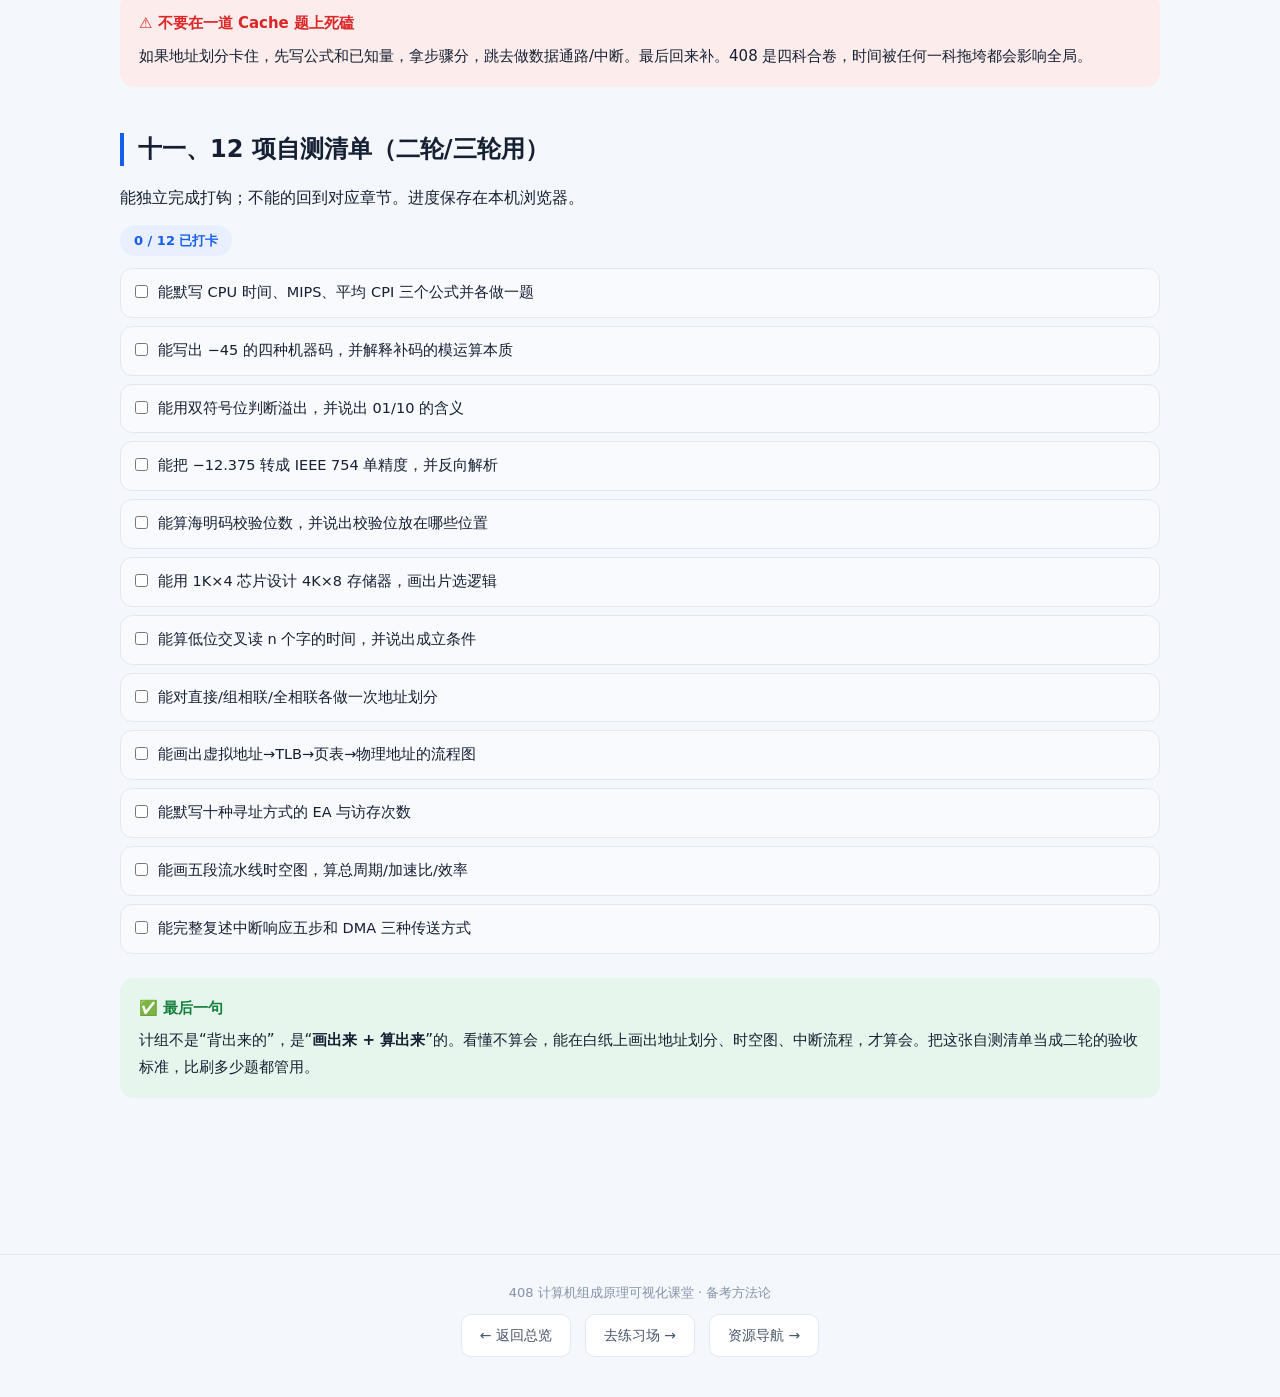
<file: method.html>
<!DOCTYPE html>
<html lang="zh-CN" data-theme="light">
<head>
<meta charset="UTF-8">
<meta name="viewport" content="width=device-width, initial-scale=1.0">
<title>备考方法论 · 408 计算机组成原理可视化课堂</title>
<meta name="description" content="408 计算机组成原理备考方法论：45 分分值分布、三轮复习节奏、错题本三栏法、真题两遍法、大题采分点、精确记忆清单与五个弃疗点。">
<link rel="stylesheet" href="assets/style.css?v=3">
</head>
<body>
<nav class="topbar"><div class="topbar-inner">
  <a class="logo" href="index.html"><span class="dot"></span>408 计组可视化课堂</a>
  <div class="nav-links">
    <a href="index.html">总览</a><a href="ch01.html">系统概述</a><a href="ch02.html">数据表示</a><a href="ch03.html">存储系统</a><a href="ch04.html">指令系统</a><a href="ch05.html">CPU</a><a href="ch06.html">总线</a><a href="ch07.html">I/O</a><a href="practice.html">练习场</a><a href="bigquestions.html">大题演算</a><a href="method.html">备考方法论</a><a href="resources.html">资源导航</a>
  </div>
  <button class="theme-btn" title="切换明暗主题">🌙</button>
</div></nav>

<div class="wrap">
  <div class="hero">
    <span class="kicker">METHOD · 备考方法论</span>
    <h1>🧭 计组怎么学：把 45 分拆成可执行的动作</h1>
    <p>这一页不讲知识，只讲<b>怎么学、怎么练、怎么在考场上拿分</b>。所有建议都落到“今天能做什么”，不写“要努力”“要多做题”这类空话。先读一遍，然后立刻把第 2、4 节用在今天。</p>
    <p class="tagline">分值地图 · 三轮节奏 · 错题本三栏法 · 真题两遍法 · 大题采分点 · 12 项自测</p>
    <div class="stats">
      <div class="stat"><b>45</b><span>计组总分</span></div>
      <div class="stat"><b>22+23</b><span>选择 + 综合</span></div>
      <div class="stat"><b>3</b><span>轮复习</span></div>
      <div class="stat"><b>5</b><span>高频弃疗点</span></div>
    </div>
  </div>

  <div class="toc"><span class="toc-label">本页导航</span><a href="#map">分值地图</a><a href="#plan">三轮节奏</a><a href="#priority">章节优先级</a><a href="#daily">每日执行</a><a href="#wrong">错题本</a><a href="#real">真题两遍</a><a href="#write">大题采分</a><a href="#mem">记忆清单</a><a href="#trap">弃疗点</a><a href="#exam">考场时间</a><a href="#self">自测</a></div>

  <h2 class="sec" id="map">一、先看清：计组 45 分从哪里来</h2>
  <p>408 总分 150，四科分值：数据结构 45、计算机组成原理 45、操作系统 35、计算机网络 25。计组通常的题型结构是：</p>
  <table class="tbl">
    <tr><th>题型</th><th>题量（近年常见）</th><th>分值</th><th>特点</th></tr>
    <tr><td>单项选择题</td><td>约 11 题</td><td>22 分（2 分/题）</td><td>概念辨析 + 小计算；决定下限</td></tr>
    <tr><td>综合应用题</td><td>约 2 题</td><td>约 23 分</td><td>Cache/主存、数据通路、流水线、中断/DMA；决定上限</td></tr>
  </table>
  <div class="callout exam">
    <div class="co-title">📌 计组的命题性格</div>
    <b>① 计算多：</b>地址位数、芯片数、CPI、带宽、流水线周期、磁盘时间，几乎每年都有。<br>
    <b>② 图多：</b>Cache 地址划分、数据通路、流水线时空图、中断流程，必须会画。<br>
    <b>③ 概念细：</b>“字长”“透明”“隐指令”“TLB 缺失 vs 缺页”，选择题专挑边界。<br>
    <b>④ 前后关联：</b>存储系统会用到第 2 章的数据表示，CPU 会用到第 4 章的指令格式；不能孤岛式复习。
  </div>

  <h2 class="sec" id="plan">二、三轮复习：每轮只干一件事</h2>
  <p>把备考切成三段，每段有明确的“唯一目标”。切分依据是<b>可交付的成果</b>，不是“感觉学完了”。</p>
  <table class="tbl">
    <tr><th>轮次</th><th>时长（可按你的考试倒推）</th><th>唯一目标</th><th>计组日均配额</th><th>交付物</th></tr>
    <tr><td><b>一轮 · 建框架</b></td><td>约 8~10 周</td><td>教材/单科书过完一遍，每章做基础选择题</td><td>10~15 页 + 20 道选择题</td><td>每章一张 A4 框架图 + 基础错题</td></tr>
    <tr><td><b>二轮 · 补漏洞</b></td><td>约 6~8 周</td><td><b>重做一轮错题</b> + 攻大题</td><td>不设页数，按错题量定</td><td>错题本第二遍 + 每类大题 5 道</td></tr>
    <tr><td><b>三轮 · 上考场</b></td><td>约 4 周</td><td>整套计时 + 查记忆清单</td><td>一天一套（真题/模拟）</td><td>时间分配稳定 + 公式默写全对</td></tr>
  </table>
  <div class="callout warn">
    <div class="co-title">⚠️ 二轮最容易崩：打开书像没学过</div>
    这是正常现象，不是失败信号。二轮的重点<b>不是赶新进度</b>，而是把一轮错题重做一遍、把大题从“看懂”变成“写对”。把二轮当“重刷一轮”会浪费最宝贵的查漏窗口。
  </div>
  <div class="steps">
    <div class="step"><b>一轮不跳章：</b>按 01→07 顺序推进。第 3 章存储和第 5 章 CPU 是大头，但不要在前面拖太久，先保证“每章都见过”。</div>
    <div class="step"><b>课后题用铅笔或另写纸上：</b>为二轮原题重做留空白。直接在书上写答案，二轮只能“看着答案回忆”。</div>
    <div class="step"><b>每章结束画一张 A4：</b>左边画结构/流程，右边写公式和易错点。画不出来 = 没学懂，回去补。</div>
    <div class="step"><b>三轮模拟分数不作为目标：</b>它的用途是练“每种题型花多久”，把节奏调进考场耐受区。</div>
  </div>

  <h2 class="sec" id="priority">三、章节优先级：时间不够时先保谁</h2>
  <table class="tbl">
    <tr><th>优先级</th><th>章节</th><th>为什么</th><th>必须拿下的题型</th></tr>
    <tr class="hot-row"><td>P0</td><td>第 3 章 存储系统</td><td>选择 + 大题双高频，Cache/虚存几乎每年出现</td><td>地址划分、芯片扩展、平均访问时间、TLB/缺页</td></tr>
    <tr class="hot-row"><td>P0</td><td>第 5 章 CPU</td><td>数据通路/流水线是综合题常客</td><td>取指数据流、微操作序列、流水线时空图、三类冒险</td></tr>
    <tr><td>P1</td><td>第 2 章 数据表示</td><td>补码/浮点是计算题基础，也支撑第 3、5 章</td><td>补码转换、溢出、IEEE 754、海明码</td></tr>
    <tr><td>P1</td><td>第 4 章 指令系统</td><td>选择题稳定出题，寻址方式是送分点</td><td>EA 计算、访存次数、扩展操作码、RISC/CISC</td></tr>
    <tr><td>P2</td><td>第 7 章 I/O</td><td>中断/DMA 选择题 + 偶尔大题</td><td>中断响应五步、屏蔽字、DMA 三种方式</td></tr>
    <tr><td>P2</td><td>第 1 章 系统概述</td><td>概念 + 性能公式，性价比高</td><td>冯·诺依曼、层次、CPU 时间/MIPS</td></tr>
    <tr><td>P3</td><td>第 6 章 总线</td><td>以选择为主，分值相对低</td><td>带宽计算、同步/异步、仲裁</td></tr>
  </table>
  <p class="muted">P0 不是“只看这两章”，而是“时间不够时，先保证这两章的大题能动手”。P3 也要过一遍，选择题的 2 分同样重要。</p>

  <h2 class="sec" id="daily">四、每日执行清单：一天只做四件事</h2>
  <div class="steps">
    <div class="step"><b>① 10 分钟回看昨天：</b>不重读教材，只看昨天标记的错题和 A4 框架图。这是间隔重复的第一层。</div>
    <div class="step"><b>② 配额内的新内容：</b>看讲解 → 立刻做 10~20 道对应选择题。不做题的“看”是假学。</div>
    <div class="step"><b>③ 当日错题三栏入册：</b>当天完成，隔夜就忘。计算题额外写“公式 + 单位”。</div>
    <div class="step"><b>④ 睡前 5 分钟口述：</b>合上书，用自己的话说出今天学的部件“是什么、为什么存在、怎么工作”。说不出来，就是明天的第一件事。</div>
  </div>
  <div class="callout ok">
    <div class="co-title">✅ 本站配合用法</div>
    第 ② 步用<a href="practice.html">练习场</a>按章节筛选；第 ③ 步的错题会自动进错题本，点“只看错题”即可重做；第 ④ 步可以拿每章开头的“生活类比”当提词器，能讲清类比和真实结构的对应关系，说明框架立住了。
  </div>

  <h2 class="sec" id="wrong">五、错题本三栏法（计组加强版）</h2>
  <p>错题本不是“抄题”，是建立“错误 → 概念”的索引。每题至少三栏，计算题加第四栏：</p>
  <table class="tbl">
    <tr><th>第一栏</th><th>第二栏</th><th>第三栏</th><th>第四栏（计算题）</th></tr>
    <tr><td>题干缩写：这题考什么</td><td>我的错因：概念错/公式错/单位错/看错题</td><td>对应概念：章节号 + 概念名 + 一句话定义</td><td>正确公式 + 代入 + 结果 + 单位</td></tr>
  </table>
  <div class="callout exam">
    <div class="co-title">📌 第三栏和第四栏最关键</div>
    只抄题和答案，记住的是“这道题”；抄了概念和公式，记住的是“这类题的判据”。考场上不会出原题，但会出<b>同一个概念换个数字</b>。错因要写具体：不是“粗心”，而是“把 index 位数算成了行数”“忘了 offset 占 5 位”“DDR 乘了两次 2”。
  </div>
  <p><b>错题本的使用节奏：</b>当天入册 → 第二天重做 → 一周后重做 → 考前只看错题本。连续两次做对才可以标记“过关”，不要一次做对就划掉。</p>

  <h2 class="sec" id="real">六、真题两遍法：别把最贵的资源当模拟卷</h2>
  <div class="steps">
    <div class="step"><b>第一遍：按年份从早到晚，不限时精做。</b>目的不是测分，是理解考点分布。每做一道，在旁边标“考点名 + 章节号”；做完一轮，你会得到一张真实的考点热力图。</div>
    <div class="step"><b>第二遍：整套计时。</b>目的才是练节奏。注意：多数真题在单科书里已经做过，分数没有参考价值，只看时间分配和步骤分。</div>
    <div class="step"><b>留一套最近年份：</b>放到三轮最后做一次真正的全真计时（含涂卡、连续 3 小时），这是唯一一次“干净”的模拟。</div>
  </div>
  <div class="callout warn">
    <div class="co-title">⚠️ 三种题必须进错题本</div>
    <b>做错的</b>、<b>蒙对的</b>、<b>做对但说不清为什么的</b>。后两种最危险——它们伪装成“我会了”，考场上换个数字就崩。尤其是计算题，答案对但公式不熟，也要进错题本。
  </div>

  <h2 class="sec" id="write">七、大题书写：按采分点写，不按“我懂了多少”写</h2>
  <p>计组综合题通常 10~12 分一道，采分点高度结构化。答题时按“<b>公式 → 代入 → 结果 → 单位/结论</b>”四行写，哪怕结果算错，步骤分也能拿到。</p>
  <p class="muted">四类大题的完整逐步演算在<a href="bigquestions.html">大题演算页</a>：Cache 地址划分、主存扩展、数据通路微操作、流水线各 2~3 道例题，都拆到“点一步看一步”，并附采分点表。</p>
  <table class="tbl">
    <tr><th>题型</th><th>常见采分点</th><th>最容易丢的分</th></tr>
    <tr><td>主存扩展/芯片数</td><td>总容量、字扩展倍数、位扩展倍数、片数、地址线/片选</td><td>片数只算字扩展；地址线忘记减去片内地址</td></tr>
    <tr><td>Cache 地址划分</td><td>行数/组数、offset 位数、index 位数、tag 位数、映射关系</td><td>把行数当 index 位数；忘记 offset；组相联忘记除以路数</td></tr>
    <tr><td>平均访问时间</td><td>公式、命中率、缺失代价、结果、单位</td><td>把命中率乘到缺失代价；ns/μs 混用</td></tr>
    <tr><td>数据通路/微操作</td><td>取指序列、执行序列、控制信号、PC 更新</td><td>漏 PC 更新；间址周期取错；控制信号与部件不匹配</td></tr>
    <tr><td>流水线</td><td>时空图、总周期、吞吐率、加速比、效率、冒险判断</td><td>总周期写成 n×k；忘记停顿；加速比不写单位/公式</td></tr>
    <tr><td>浮点数</td><td>符号、阶码（含偏置）、尾数、十六进制、舍入/溢出</td><td>阶码忘加 127；尾数忘记隐含 1；对阶方向反</td></tr>
    <tr><td>中断/DMA</td><td>响应步骤、屏蔽字、DMA 三方式、与中断区别</td><td>把隐指令说成指令；DMA 说成“完全不用中断”</td></tr>
  </table>
  <div class="steps">
    <div class="step"><b>先圈题干要求：</b>“写出计算过程”“画出示意图”“说明理由”分别对应不同采分点，没写过程最高只得结果分。</div>
    <div class="step"><b>公式必须单独成行：</b>例如“Cache 行数 = 64 KB / 32 B = 2048 = 2¹¹”，不要只写“11 位”。</div>
    <div class="step"><b>单位不能省：</b>ns、μs、MB/s、位、字节。单位错 often 直接判错。</div>
    <div class="step"><b>画图题先画骨架再填数：</b>时空图先画坐标轴和指令行，再填段；数据通路先画部件和总线，再标控制信号。</div>
    <div class="step"><b>不会的题写相关公式：</b>哪怕算不到底，公式和思路也可能拿 1~2 分；空着一定是 0 分。</div>
  </div>

  <h2 class="sec" id="mem">八、精确记忆清单（二轮逐项自查）</h2>
  <p>以下内容必须能<b>独立默写/算出</b>，不能“大致记得”。二轮时逐项打钩，算不出的立刻回章补。</p>
  <table class="tbl">
    <tr><th>项目</th><th>自测标准</th><th>对应章节</th></tr>
    <tr><td>CPU 时间与 MIPS</td><td>给定主频、CPI、指令数，30 秒内算出时间和 MIPS</td><td><a href="ch01.html#s4">第 1 章</a></td></tr>
    <tr><td>补码范围与转换</td><td>写出任意 −128~127 整数的 8 位补码；说出 −128 为什么没有原码</td><td><a href="ch02.html#s2">第 2 章</a></td></tr>
    <tr><td>溢出判断</td><td>用双符号位和进位异或两种方法判断同一道加法</td><td><a href="ch02.html#s3">第 2 章</a></td></tr>
    <tr><td>IEEE 754</td><td>单精度 1+8+23、偏置 127；把 −12.375 转成 0xC1460000</td><td><a href="ch02.html#s4">第 2 章</a></td></tr>
    <tr><td>海明码/CRC</td><td>n=8 时 k=4；G(x)=x³+x+1 时余数 3 位</td><td><a href="ch02.html#s6">第 2 章</a></td></tr>
    <tr><td>芯片扩展</td><td>1K×4 → 4K×8 需要 8 片，地址线 12 位，片选 2 位</td><td><a href="ch03.html#s2">第 3 章</a></td></tr>
    <tr><td>低位交叉</td><td>t = T + (n−1)r，且能说出 m ≥ T/r 的前提</td><td><a href="ch03.html#s3">第 3 章</a></td></tr>
    <tr><td>Cache 地址划分</td><td>64 KB/32 B 直接映射：11 位 index、5 位 offset、16 位 tag</td><td><a href="ch03.html#s4">第 3 章</a></td></tr>
    <tr><td>虚拟地址转换</td><td>画出 VPN→TLB→页表→PFN→物理地址的完整流程</td><td><a href="ch03.html#s5">第 3 章</a></td></tr>
    <tr><td>寻址方式</td><td>默写 10 种 EA 公式和取操作数访存次数</td><td><a href="ch04.html#s3">第 4 章</a></td></tr>
    <tr><td>流水线公式</td><td>T=(k+n−1)Δt、S=nk/T、E=n/T；会画时空图</td><td><a href="ch05.html#s5">第 5 章</a></td></tr>
    <tr><td>中断/DMA</td><td>中断响应五步；DMA 三方式；说出 5 点区别</td><td><a href="ch07.html">第 7 章</a></td></tr>
  </table>

  <h2 class="sec" id="trap">九、五个最容易“弃疗”的知识点，怎么破</h2>

  <h3 class="sub">弃疗点 1 · IEEE 754 浮点数</h3>
  <p><b>为什么难：</b>符号、阶码、尾数、偏置、隐含 1、非规格化、舍入，概念叠在一起。<br>
  <b>怎么破：</b>只练一条链路“十进制小数 → 二进制 → 规格化 → 加偏置 → 拼字段 → 十六进制”，用<a href="ch02.html#lab-f32">浮点实验室</a>反查每一步。先练 −12.375、0.1、1.0 三个数，再练反向解析。<br>
  <b>最小动作：</b>今天手写 3 个数的完整转换，每个不超过 5 分钟。</p>

  <h3 class="sub">弃疗点 2 · Cache 映射与地址划分</h3>
  <p><b>为什么难：</b>直接/全相联/组相联三套规则，index 有时是行号有时是组号，tag 还要减 offset。<br>
  <b>怎么破：</b>固定四步：① 行数 = 容量/块大小；② 组数 = 行数/路数；③ offset = log₂块大小，index = log₂(行数或组数)；④ tag = 地址位数 − index − offset。用<a href="ch03.html#lab">Cache 实验室</a>切换 1/2/4/8 路，观察位数变化。<br>
  <b>最小动作：</b>把同一组参数（64 KB、32 B、32 位）在三种映射下各算一遍，写成一张表。</p>

  <h3 class="sub">弃疗点 3 · 流水线时空图与冒险</h3>
  <p><b>为什么难：</b>时空图要画对“第 i 条指令第 j 段在第几拍”，冒险又要判断能不能转发。<br>
  <b>怎么破：</b>先记公式 T=(k+n−1)Δt，再画 5 条指令的图，确认第 1 条在 WB 时第 5 条在 IF。冒险只记三类 + 每个两类解决办法；load-use 单独记“转发也可能停 1 拍”。用<a href="ch05.html#lab">流水线实验室</a>勾选停顿看差异。<br>
  <b>最小动作：</b>手画 k=5、n=6 的时空图，标出总周期和加速比。</p>

  <h3 class="sub">弃疗点 4 · 微程序与微指令</h3>
  <p><b>为什么难：</b>微命令、微操作、微指令、微程序、微地址，五个“微”绕晕。<br>
  <b>怎么破：</b>用“公司管理”类比：微命令 = 具体指令（开灯），微操作 = 动作（灯亮），微指令 = 一张工单（同时开灯+开空调），微程序 = 完成一个项目的工单序列，微地址 = 下一张工单的编号。只背“水平型并行强、垂直型字短”这对反义。<br>
  <b>最小动作：</b>用一句话解释“为什么微程序控制器比硬布线慢”，写在错题本上。</p>

  <h3 class="sub">弃疗点 5 · 中断与 DMA</h3>
  <p><b>为什么难：</b>流程步骤多，隐指令、向量、屏蔽字、周期挪用、总线请求混在一起。<br>
  <b>怎么破：</b>画两条时间线：中断是“设备→CPU→服务程序”，DMA 是“设备→DMA→主存”，CPU 只在首尾出现。流程用<a href="ch07.html#lab-io">中断/DMA 演示</a>一步步点，嘴里跟着念。<br>
  <b>最小动作：</b>合上书，用 5 句话复述中断响应；用 3 句话复述 DMA 传输。</p>

  <h2 class="sec" id="exam">十、考场时间分配（180 分钟）</h2>
  <table class="tbl">
    <tr><th>阶段</th><th>建议时间</th><th>策略</th></tr>
    <tr><td>选择题 40 题</td><td>60~70 分钟</td><td>先做有把握的，计算量大的标记跳过；每题超过 2 分钟先放</td></tr>
    <tr><td>综合题 7 题</td><td>100~110 分钟</td><td>按“会的先做”排序；计组大题留 20~25 分钟/题</td></tr>
    <tr><td>检查</td><td>10 分钟</td><td>优先检查单位、符号位、地址位数、答题卡</td></tr>
  </table>
  <div class="callout warn">
    <div class="co-title">⚠️ 不要在一道 Cache 题上死磕</div>
    如果地址划分卡住，先写公式和已知量，拿步骤分，跳去做数据通路/中断。最后回来补。408 是四科合卷，时间被任何一科拖垮都会影响全局。
  </div>

  <h2 class="sec" id="self">十一、12 项自测清单（二轮/三轮用）</h2>
  <p>能独立完成打钩；不能的回到对应章节。进度保存在本机浏览器。</p>
  <div data-ck-scope>
    <p><span class="progress-pill">0 / 12 已打卡</span></p>
    <div class="checklist">
      <label class="check-item" data-ck="m1"><input type="checkbox"><span>能默写 CPU 时间、MIPS、平均 CPI 三个公式并各做一题</span></label>
      <label class="check-item" data-ck="m2"><input type="checkbox"><span>能写出 −45 的四种机器码，并解释补码的模运算本质</span></label>
      <label class="check-item" data-ck="m3"><input type="checkbox"><span>能用双符号位判断溢出，并说出 01/10 的含义</span></label>
      <label class="check-item" data-ck="m4"><input type="checkbox"><span>能把 −12.375 转成 IEEE 754 单精度，并反向解析</span></label>
      <label class="check-item" data-ck="m5"><input type="checkbox"><span>能算海明码校验位数，并说出校验位放在哪些位置</span></label>
      <label class="check-item" data-ck="m6"><input type="checkbox"><span>能用 1K×4 芯片设计 4K×8 存储器，画出片选逻辑</span></label>
      <label class="check-item" data-ck="m7"><input type="checkbox"><span>能算低位交叉读 n 个字的时间，并说出成立条件</span></label>
      <label class="check-item" data-ck="m8"><input type="checkbox"><span>能对直接/组相联/全相联各做一次地址划分</span></label>
      <label class="check-item" data-ck="m9"><input type="checkbox"><span>能画出虚拟地址→TLB→页表→物理地址的流程图</span></label>
      <label class="check-item" data-ck="m10"><input type="checkbox"><span>能默写十种寻址方式的 EA 与访存次数</span></label>
      <label class="check-item" data-ck="m11"><input type="checkbox"><span>能画五段流水线时空图，算总周期/加速比/效率</span></label>
      <label class="check-item" data-ck="m12"><input type="checkbox"><span>能完整复述中断响应五步和 DMA 三种传送方式</span></label>
    </div>
  </div>

  <div class="callout ok" style="margin-top:24px">
    <div class="co-title">✅ 最后一句</div>
    计组不是“背出来的”，是“<b>画出来 + 算出来</b>”的。看懂不算会，能在白纸上画出地址划分、时空图、中断流程，才算会。把这张自测清单当成二轮的验收标准，比刷多少题都管用。
  </div>
</div>

<footer>
  408 计算机组成原理可视化课堂 · 备考方法论<br>
  <div class="pagers"><a href="index.html">← 返回总览</a><a href="practice.html">去练习场 →</a><a href="resources.html">资源导航 →</a></div>
</footer>
<script src="assets/app.js?v=1"></script>
</body>
</html>
</file>
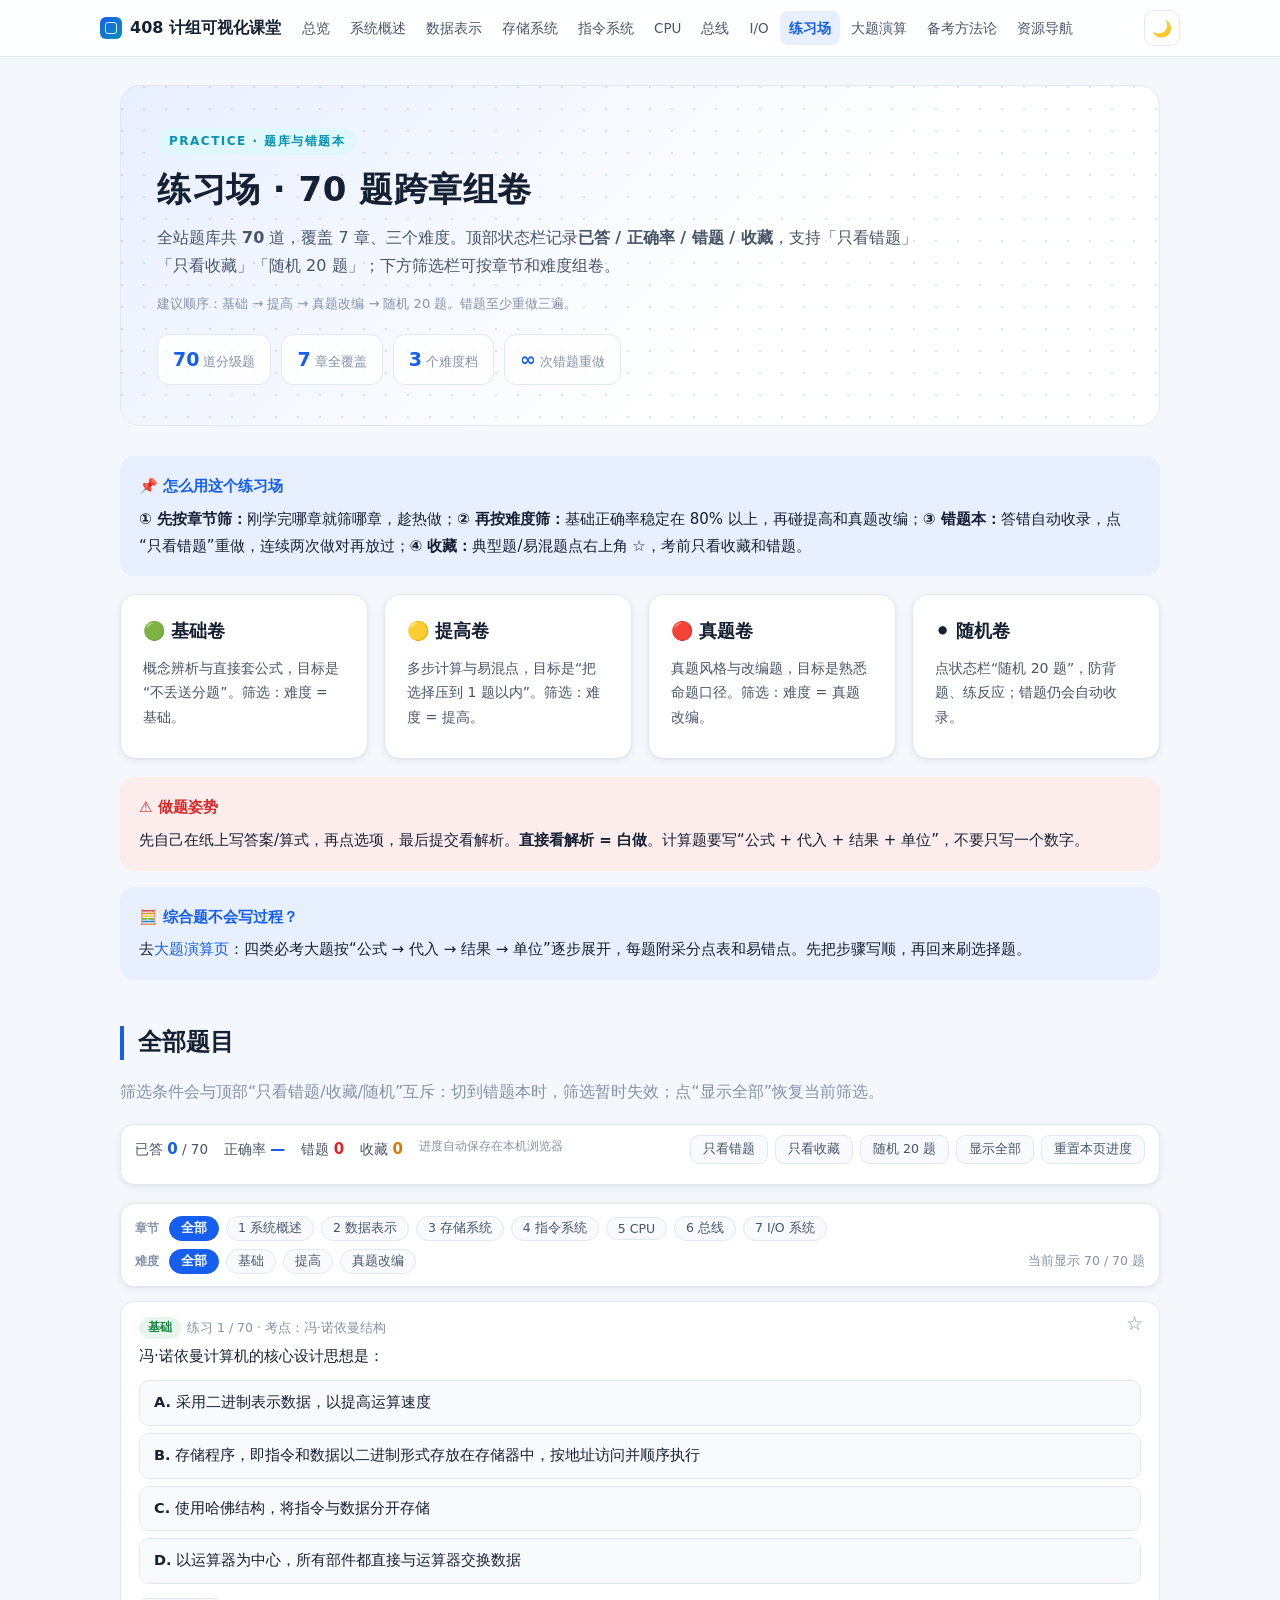
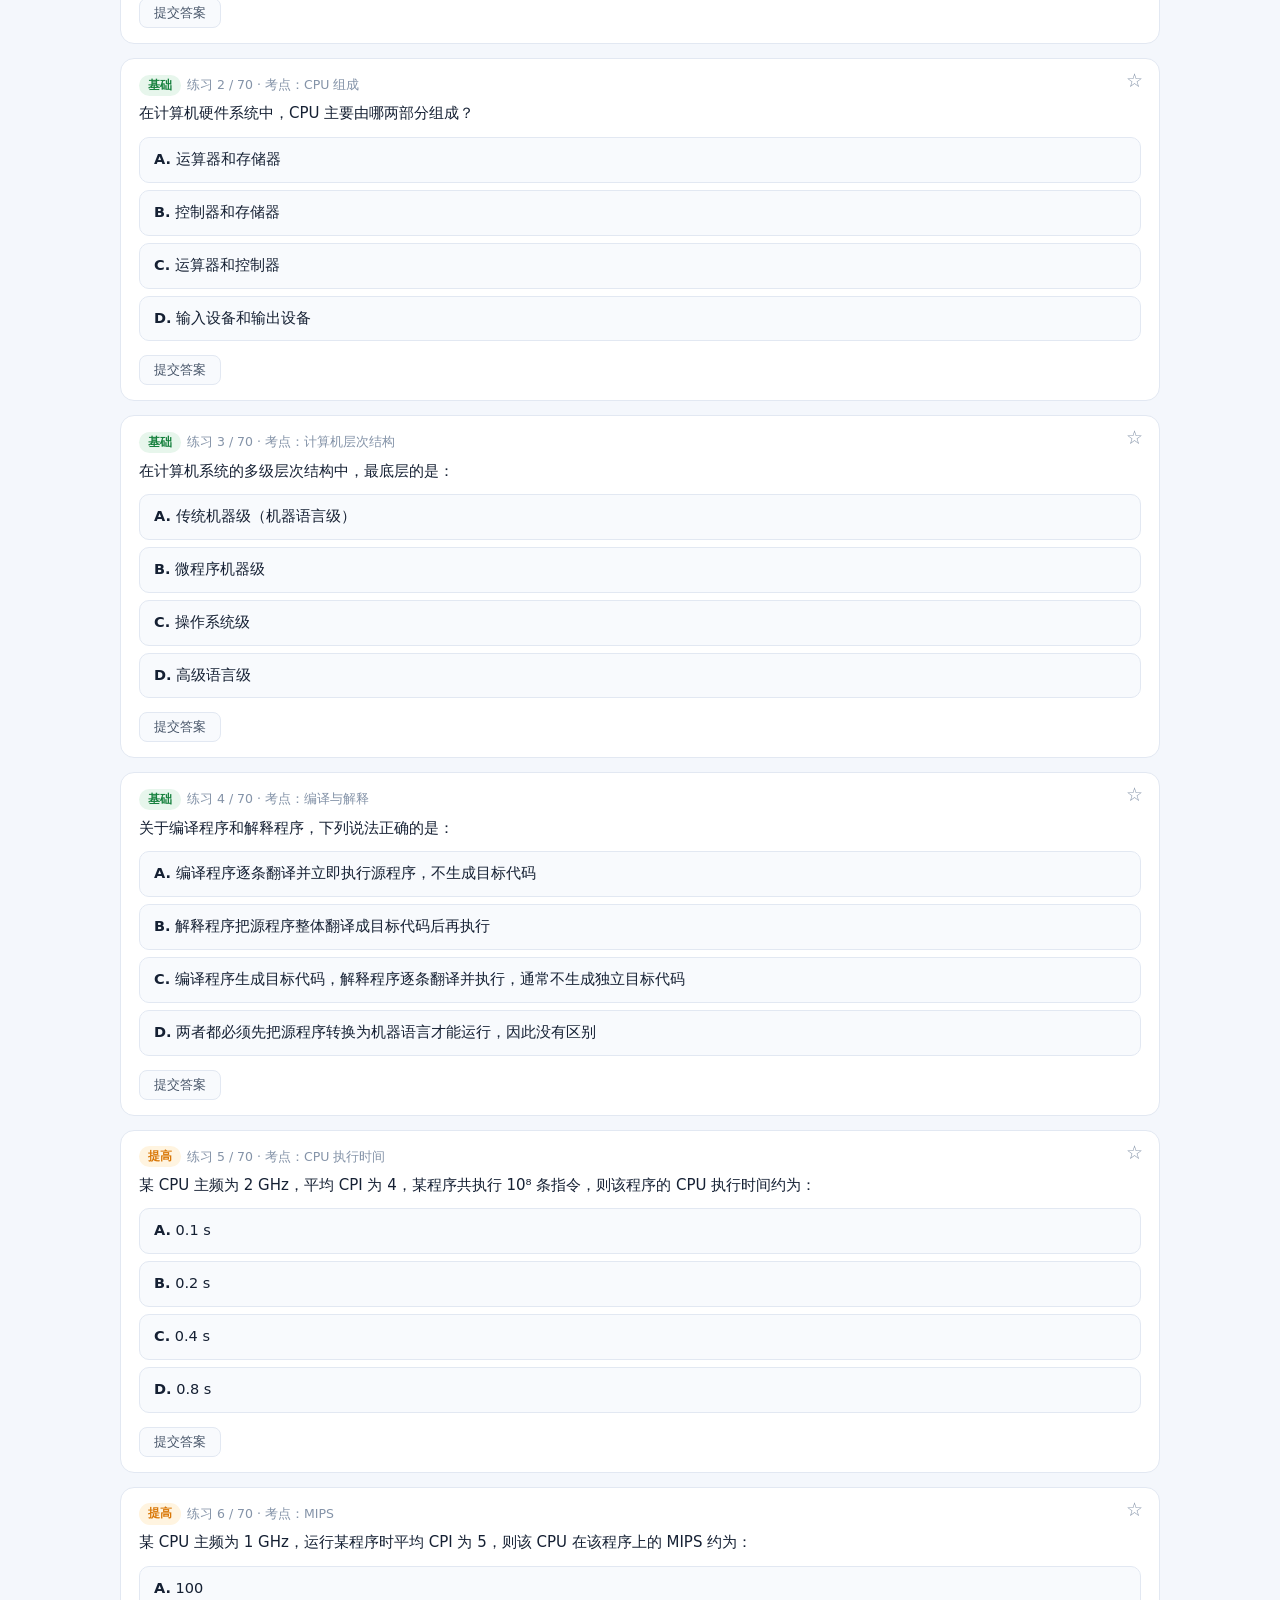
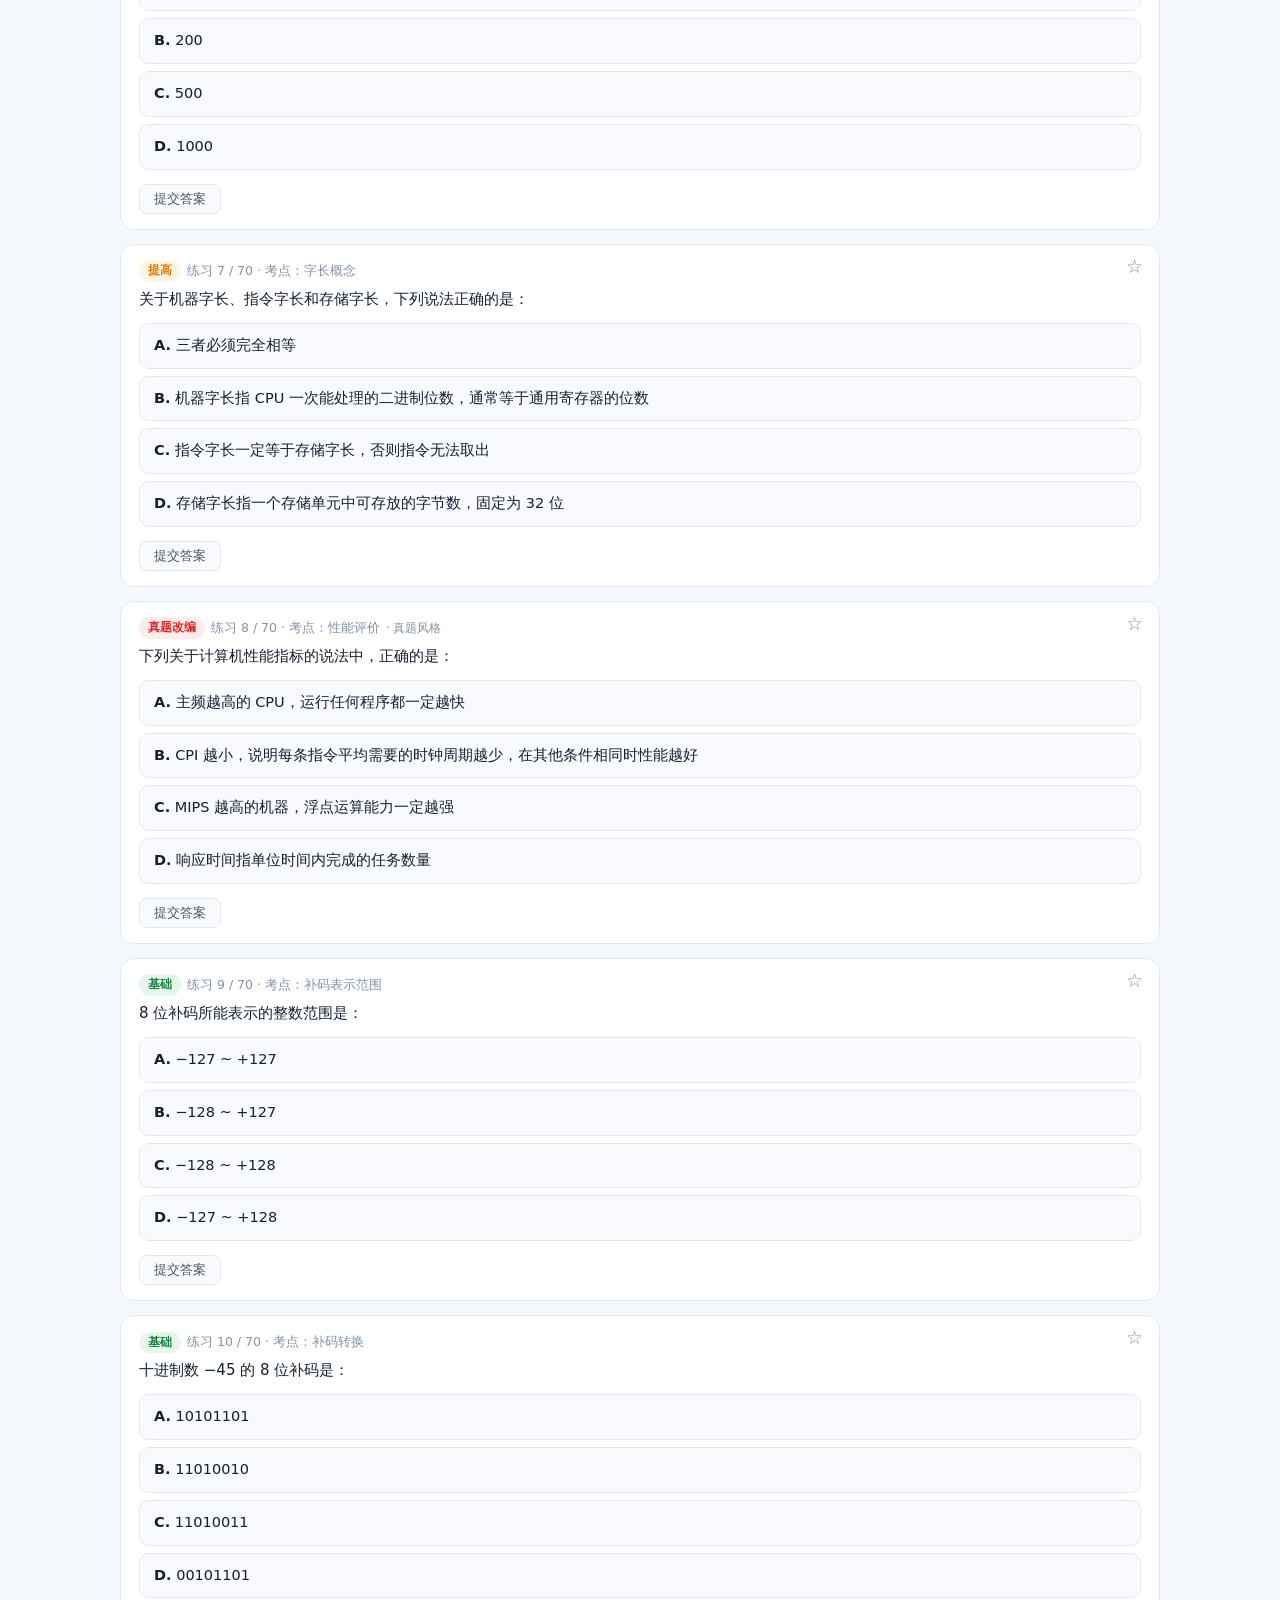
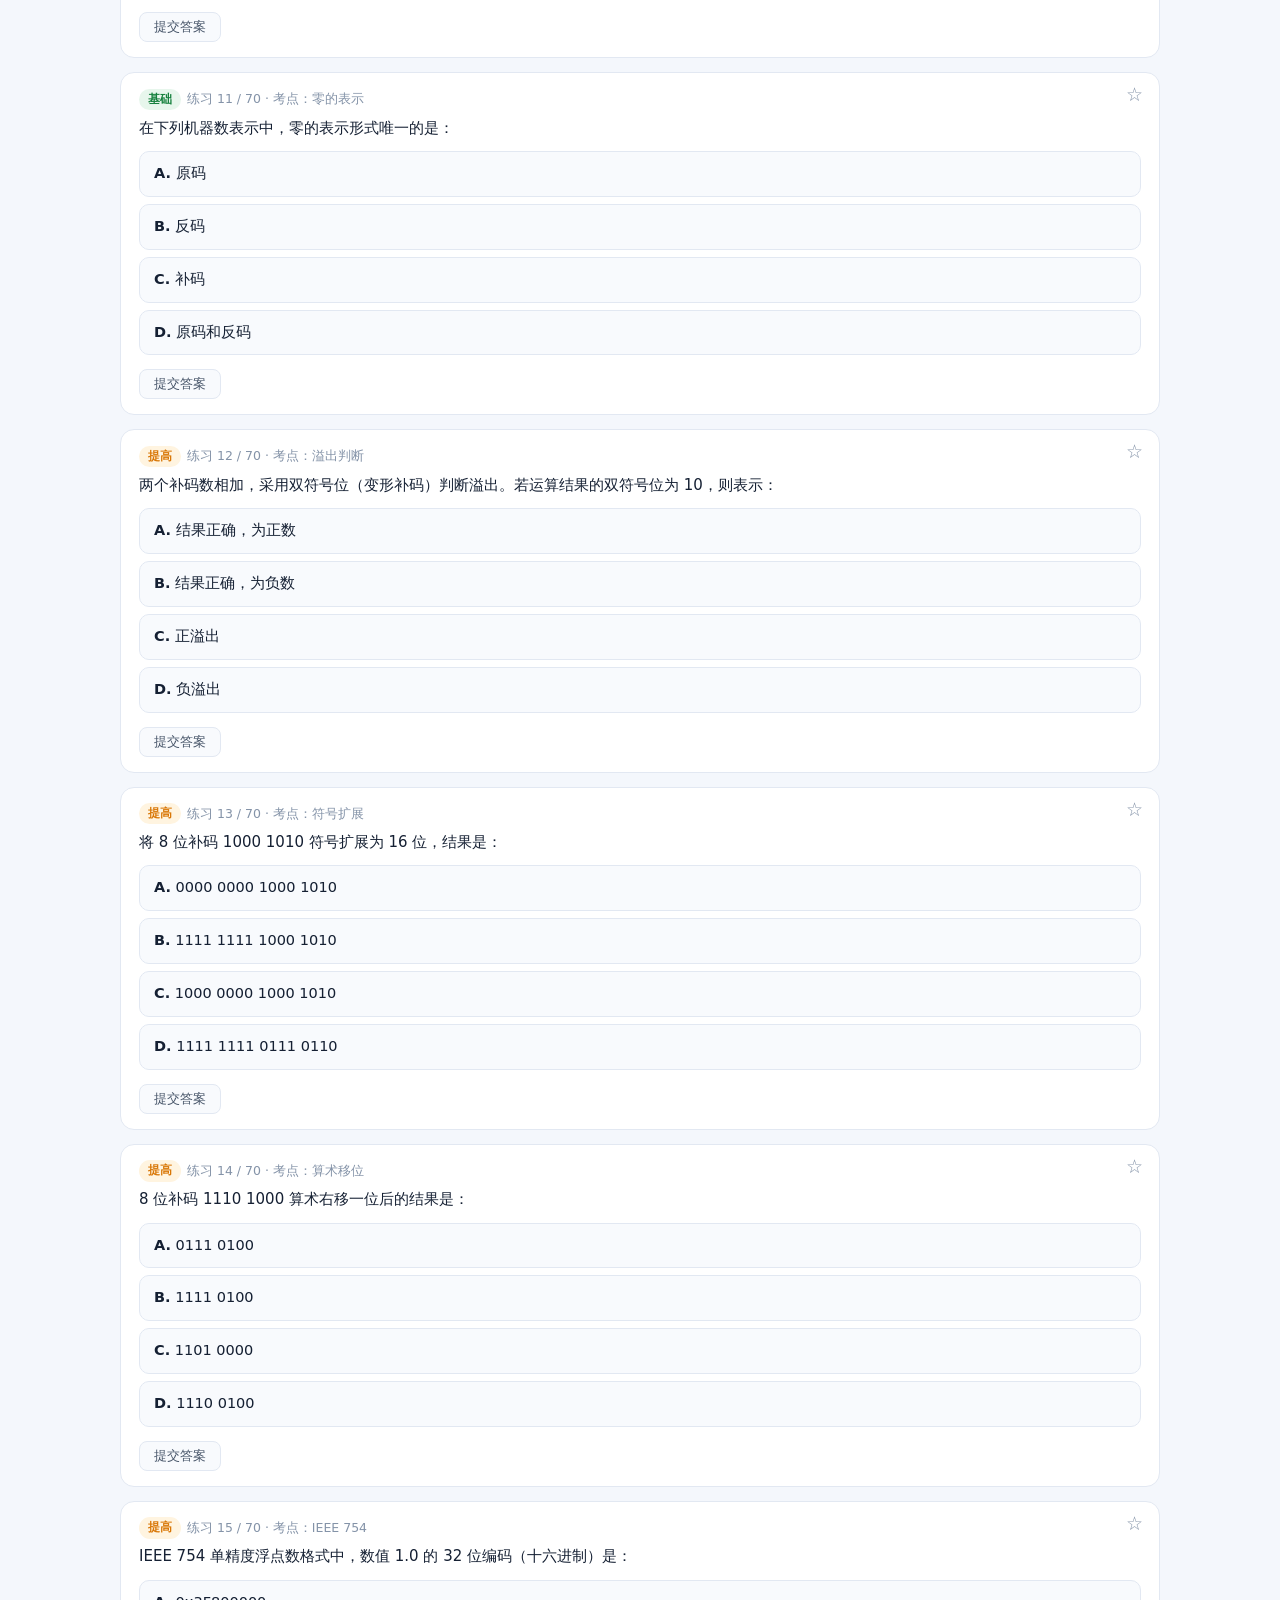
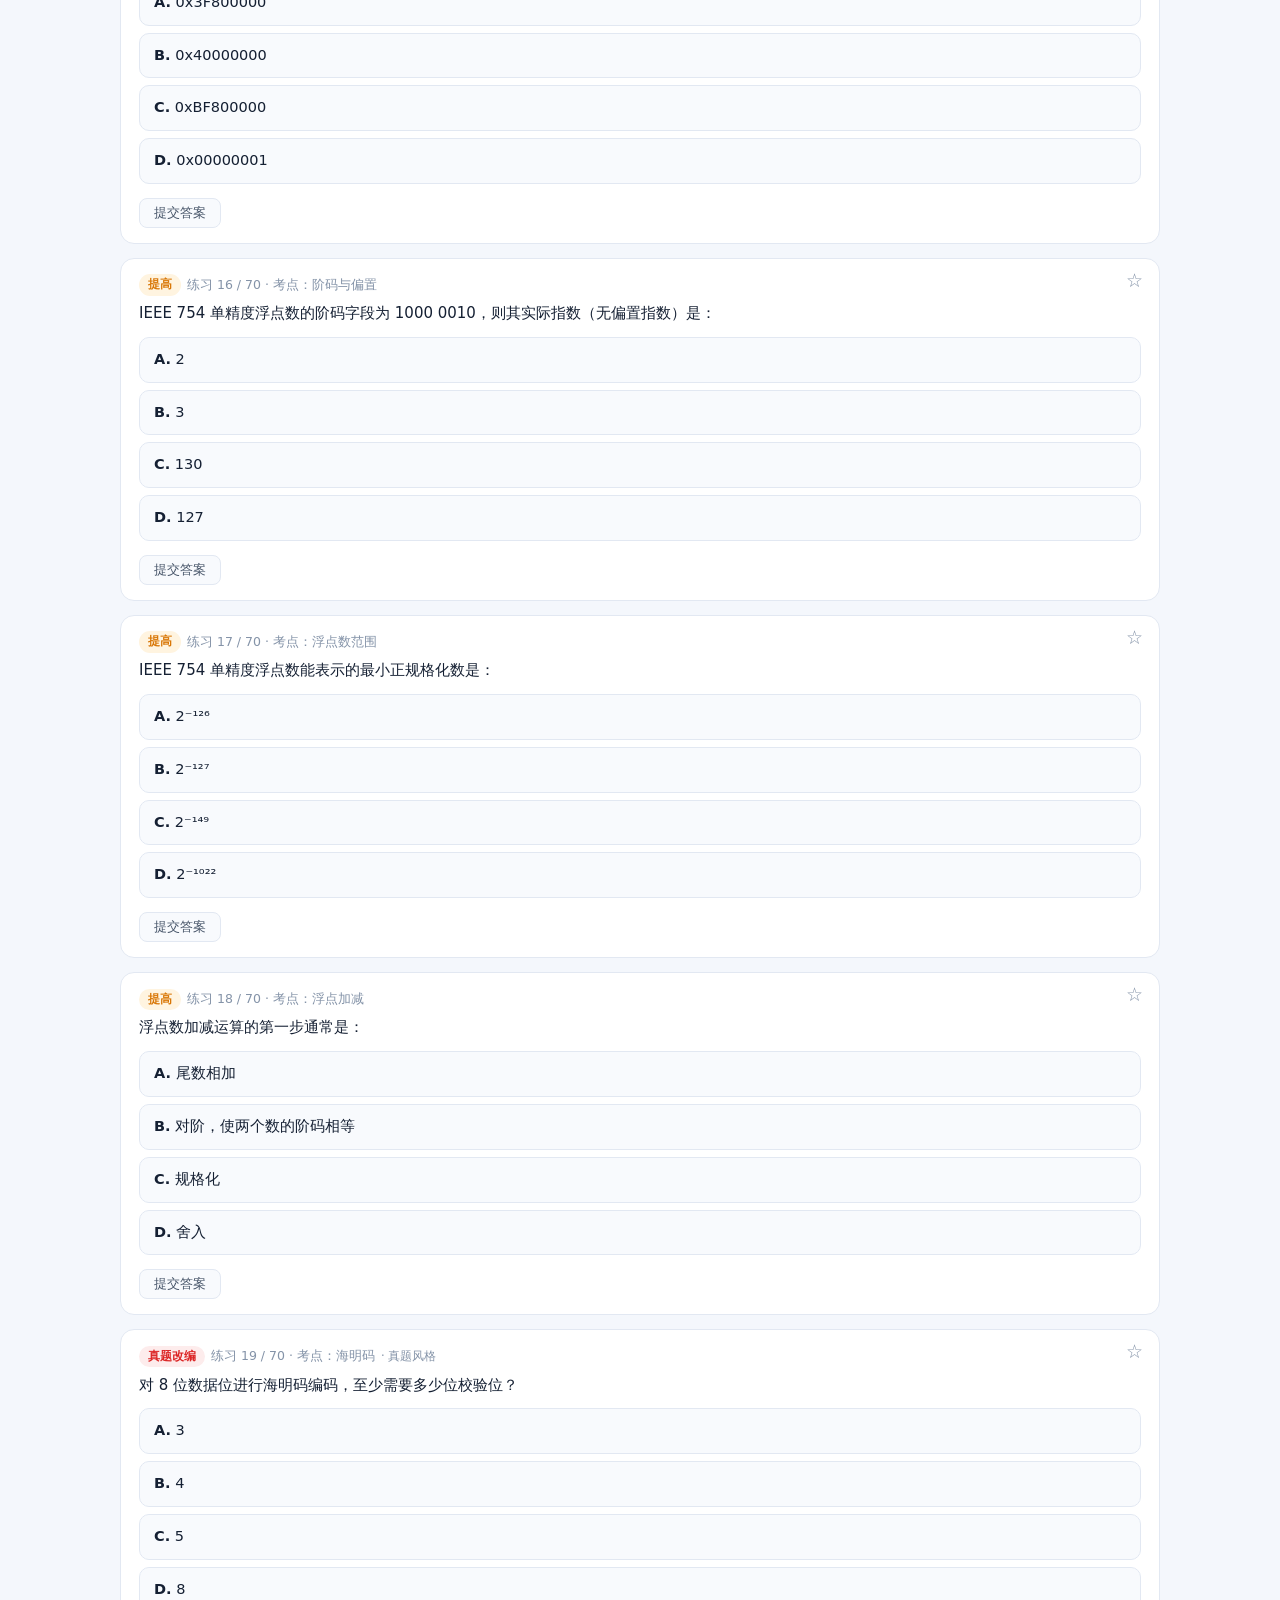
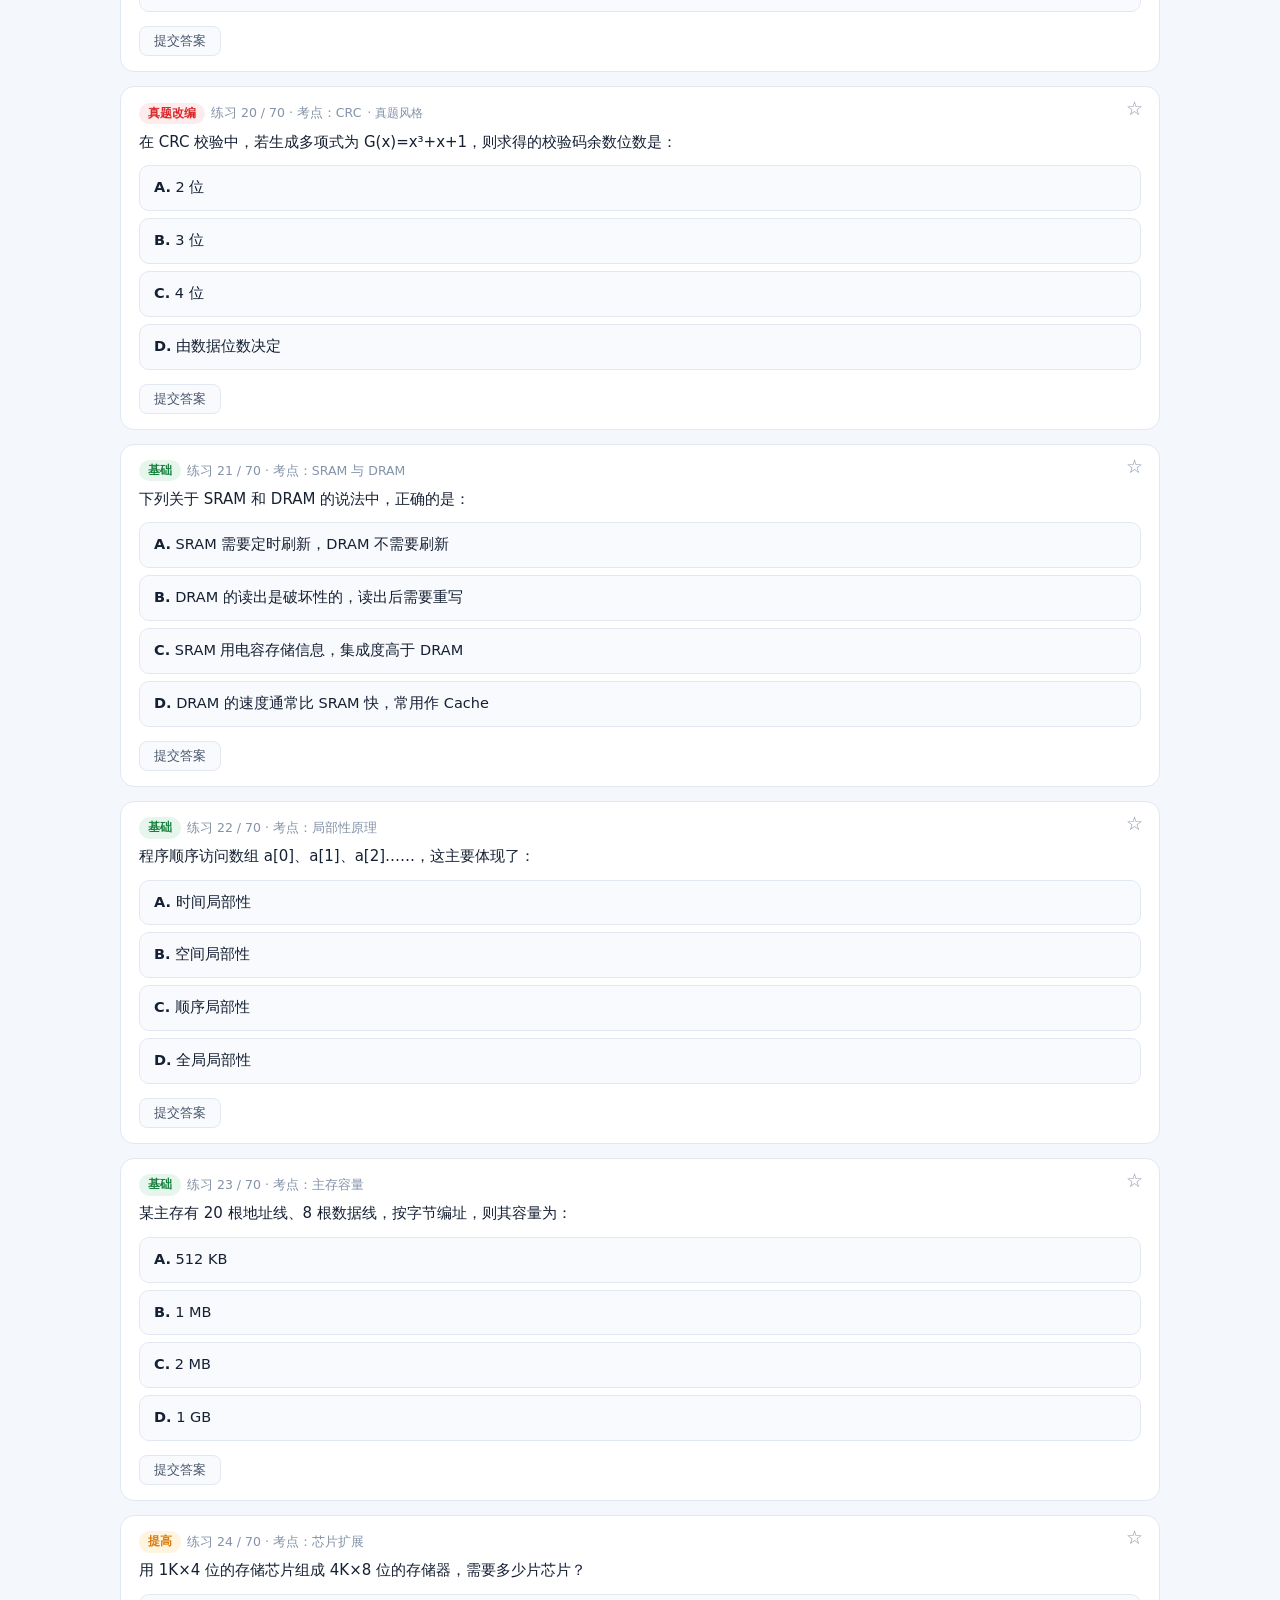
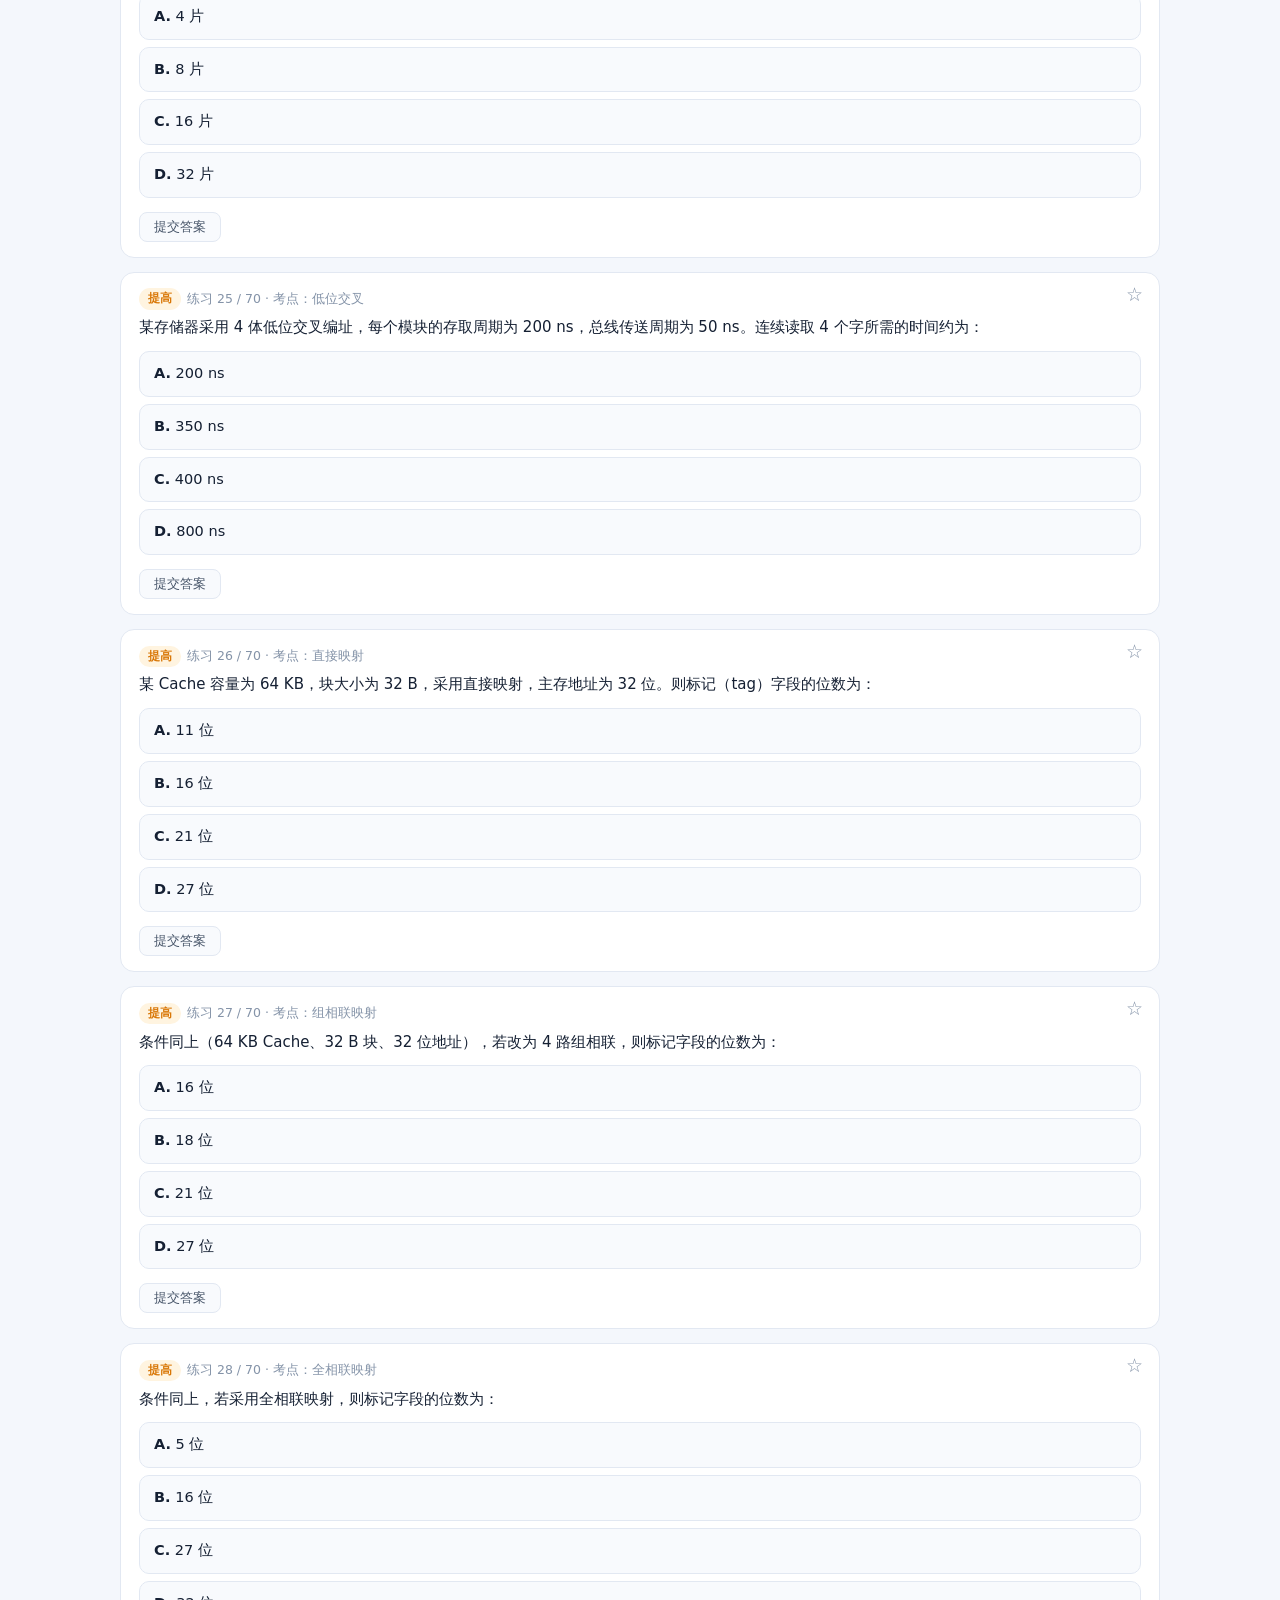
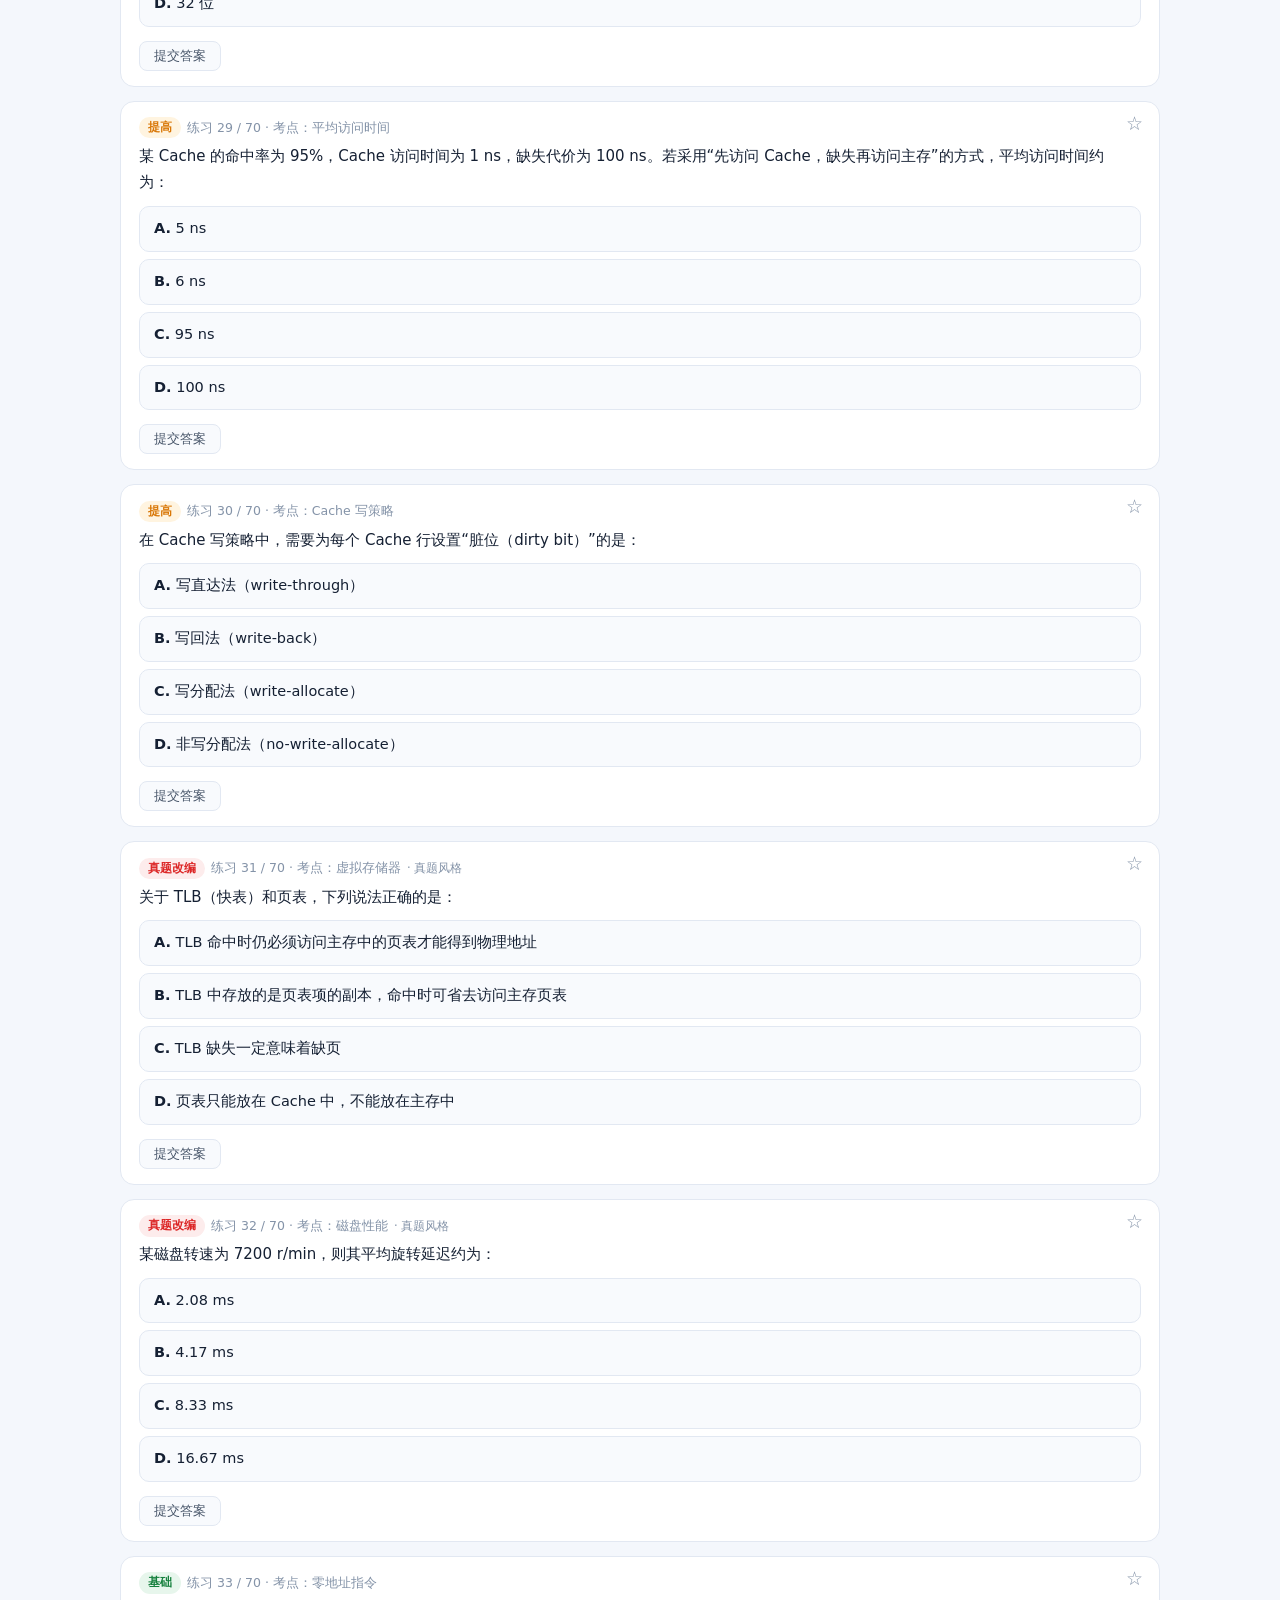
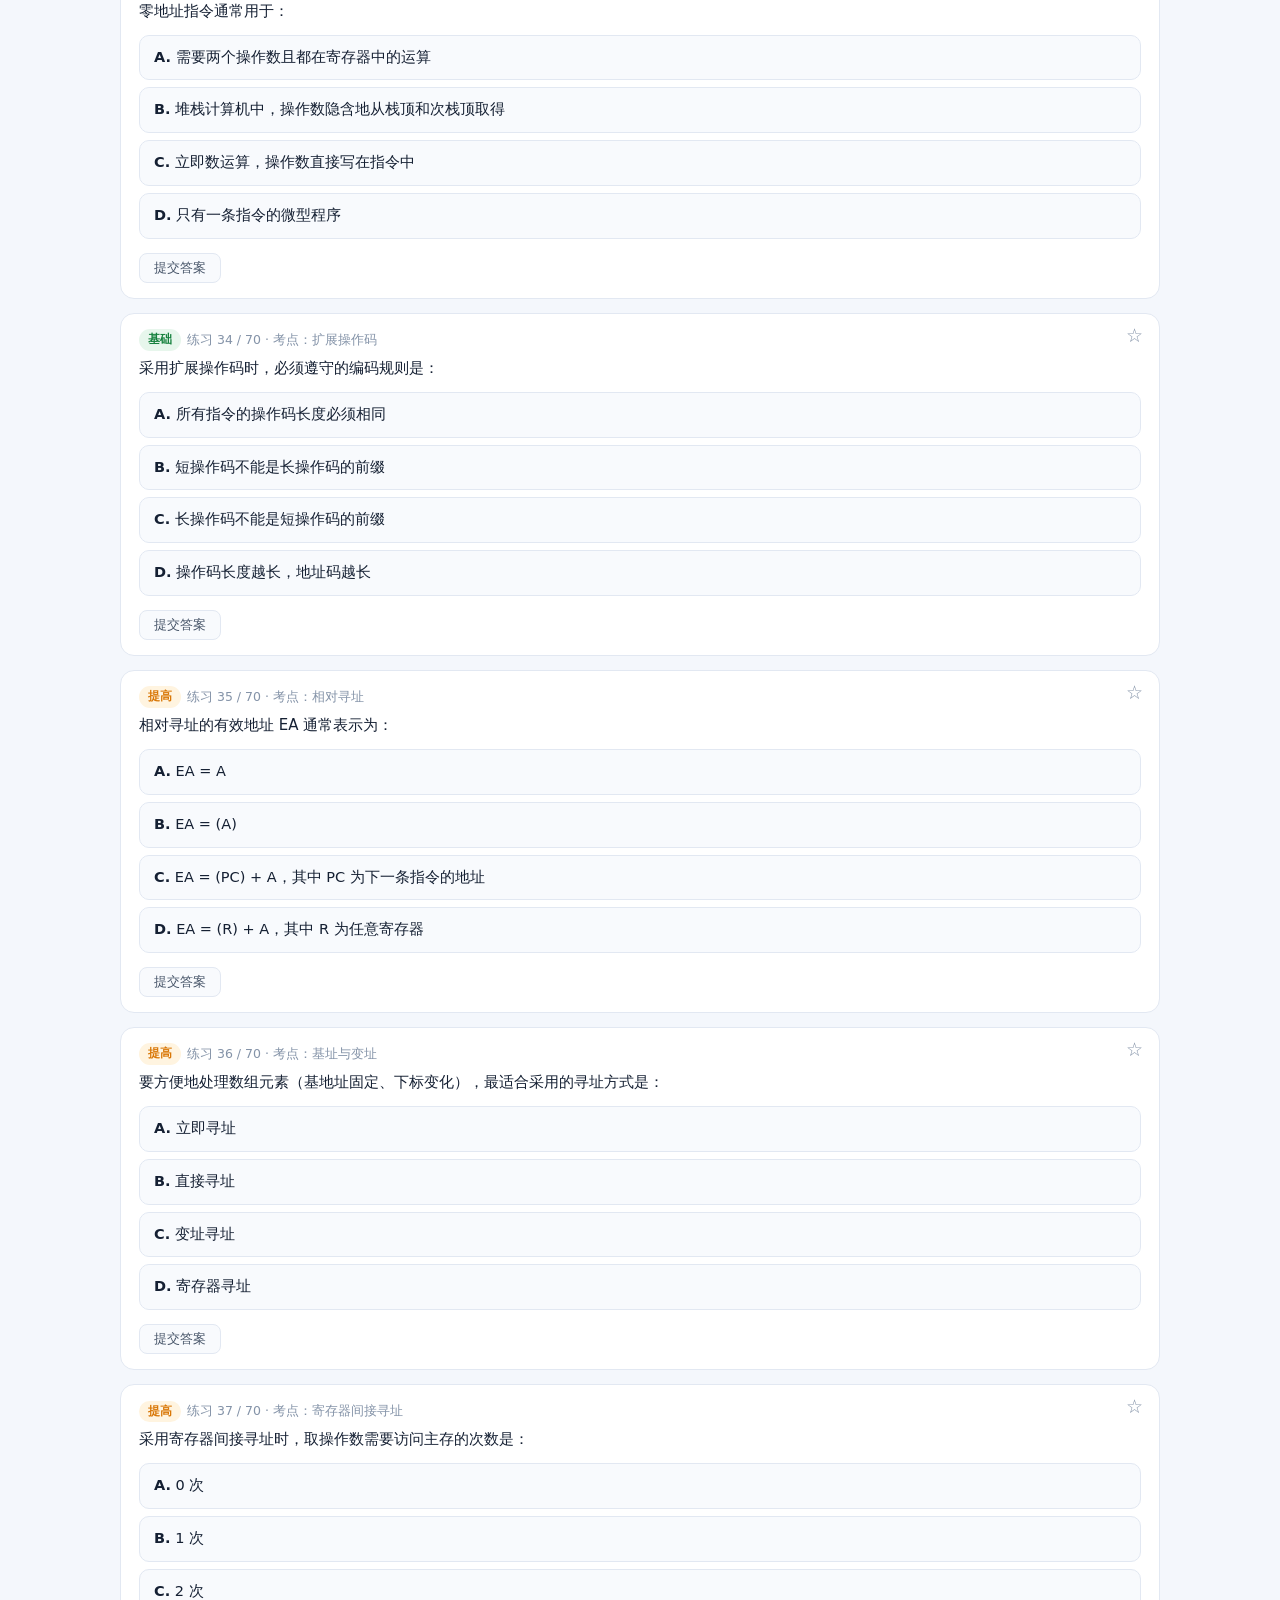
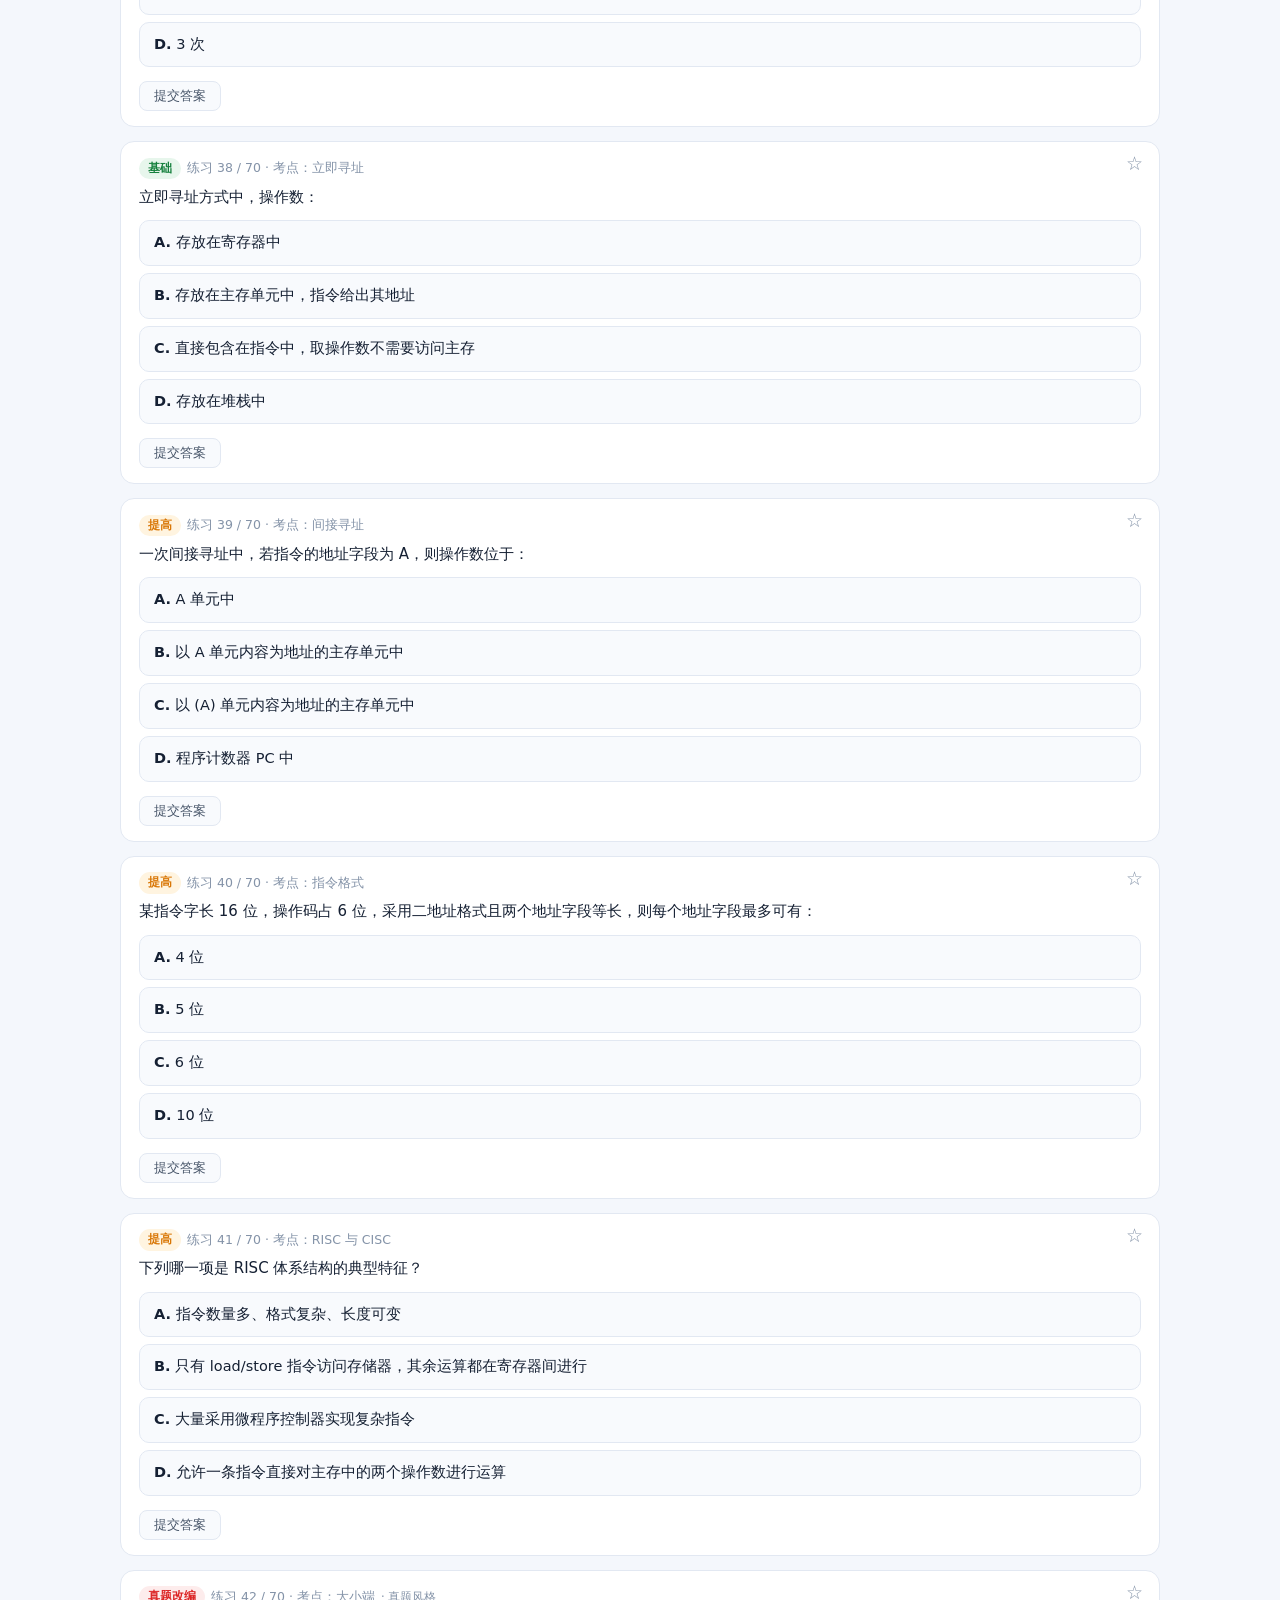
<file: practice.html>
<!DOCTYPE html>
<html lang="zh-CN" data-theme="light">
<head>
<meta charset="UTF-8">
<meta name="viewport" content="width=device-width, initial-scale=1.0">
<title>练习场 · 408 计算机组成原理可视化课堂</title>
<meta name="description" content="408 计算机组成原理练习场：70 道分级题，按章节/难度筛选，自动错题本、收藏、随机抽题。">
<link rel="stylesheet" href="assets/style.css?v=3">
</head>
<body>
<nav class="topbar"><div class="topbar-inner">
  <a class="logo" href="index.html"><span class="dot"></span>408 计组可视化课堂</a>
  <div class="nav-links">
    <a href="index.html">总览</a><a href="ch01.html">系统概述</a><a href="ch02.html">数据表示</a><a href="ch03.html">存储系统</a><a href="ch04.html">指令系统</a><a href="ch05.html">CPU</a><a href="ch06.html">总线</a><a href="ch07.html">I/O</a><a href="practice.html">练习场</a><a href="bigquestions.html">大题演算</a><a href="method.html">备考方法论</a><a href="resources.html">资源导航</a>
  </div>
  <button class="theme-btn" title="切换明暗主题">🌙</button>
</div></nav>

<div class="wrap">
  <div class="hero">
    <span class="kicker">PRACTICE · 题库与错题本</span>
    <h1>练习场 · 70 题跨章组卷</h1>
    <p>全站题库共 <b data-bank-count>70</b> 道，覆盖 7 章、三个难度。顶部状态栏记录<b>已答 / 正确率 / 错题 / 收藏</b>，支持「只看错题」「只看收藏」「随机 20 题」；下方筛选栏可按章节和难度组卷。</p>
    <p class="tagline">建议顺序：基础 → 提高 → 真题改编 → 随机 20 题。错题至少重做三遍。</p>
    <div class="stats">
      <div class="stat"><b>70</b><span>道分级题</span></div>
      <div class="stat"><b>7</b><span>章全覆盖</span></div>
      <div class="stat"><b>3</b><span>个难度档</span></div>
      <div class="stat"><b>∞</b><span>次错题重做</span></div>
    </div>
  </div>

  <div class="callout exam">
    <div class="co-title">📌 怎么用这个练习场</div>
    <b>① 先按章节筛：</b>刚学完哪章就筛哪章，趁热做；<b>② 再按难度筛：</b>基础正确率稳定在 80% 以上，再碰提高和真题改编；<b>③ 错题本：</b>答错自动收录，点“只看错题”重做，连续两次做对再放过；<b>④ 收藏：</b>典型题/易混题点右上角 ☆，考前只看收藏和错题。
  </div>

  <div class="grid cols-4" style="margin:18px 0">
    <div class="card"><h3>🟢 基础卷</h3><p>概念辨析与直接套公式，目标是“不丢送分题”。筛选：难度 = 基础。</p></div>
    <div class="card"><h3>🟡 提高卷</h3><p>多步计算与易混点，目标是“把选择压到 1 题以内”。筛选：难度 = 提高。</p></div>
    <div class="card"><h3>🔴 真题卷</h3><p>真题风格与改编题，目标是熟悉命题口径。筛选：难度 = 真题改编。</p></div>
    <div class="card"><h3>⚫ 随机卷</h3><p>点状态栏“随机 20 题”，防背题、练反应；错题仍会自动收录。</p></div>
  </div>

  <div class="callout warn">
    <div class="co-title">⚠️ 做题姿势</div>
    先自己在纸上写答案/算式，再点选项，最后提交看解析。<b>直接看解析 = 白做</b>。计算题要写“公式 + 代入 + 结果 + 单位”，不要只写一个数字。
  </div>

  <div class="callout exam">
    <div class="co-title">🧮 综合题不会写过程？</div>
    去<a href="bigquestions.html">大题演算页</a>：四类必考大题按“公式 → 代入 → 结果 → 单位”逐步展开，每题附采分点表和易错点。先把步骤写顺，再回来刷选择题。
  </div>

  <h2 class="sec">全部题目</h2>
  <p class="muted">筛选条件会与顶部“只看错题/收藏/随机”互斥：切到错题本时，筛选暂时失效；点“显示全部”恢复当前筛选。</p>

  <div data-quiz-bank></div>

  <div class="callout ok" style="margin-top:26px">
    <div class="co-title">✅ 刷完题之后</div>
    回到对应章节，把错题涉及的概念重新读一遍，并在<a href="method.html">备考方法论</a>的“精确记忆清单”里打钩。错题不是用来“再做一遍”的，是用来“定位概念漏洞”的。
  </div>
</div>

<footer>
  408 计算机组成原理可视化课堂 · 练习场<br>
  <div class="pagers"><a href="index.html">← 返回总览</a><a href="method.html">备考方法论 →</a><a href="resources.html">资源导航 →</a></div>
</footer>
<script src="assets/questions.js?v=1"></script>
<script src="assets/app.js?v=1"></script>
</body>
</html>
</file>
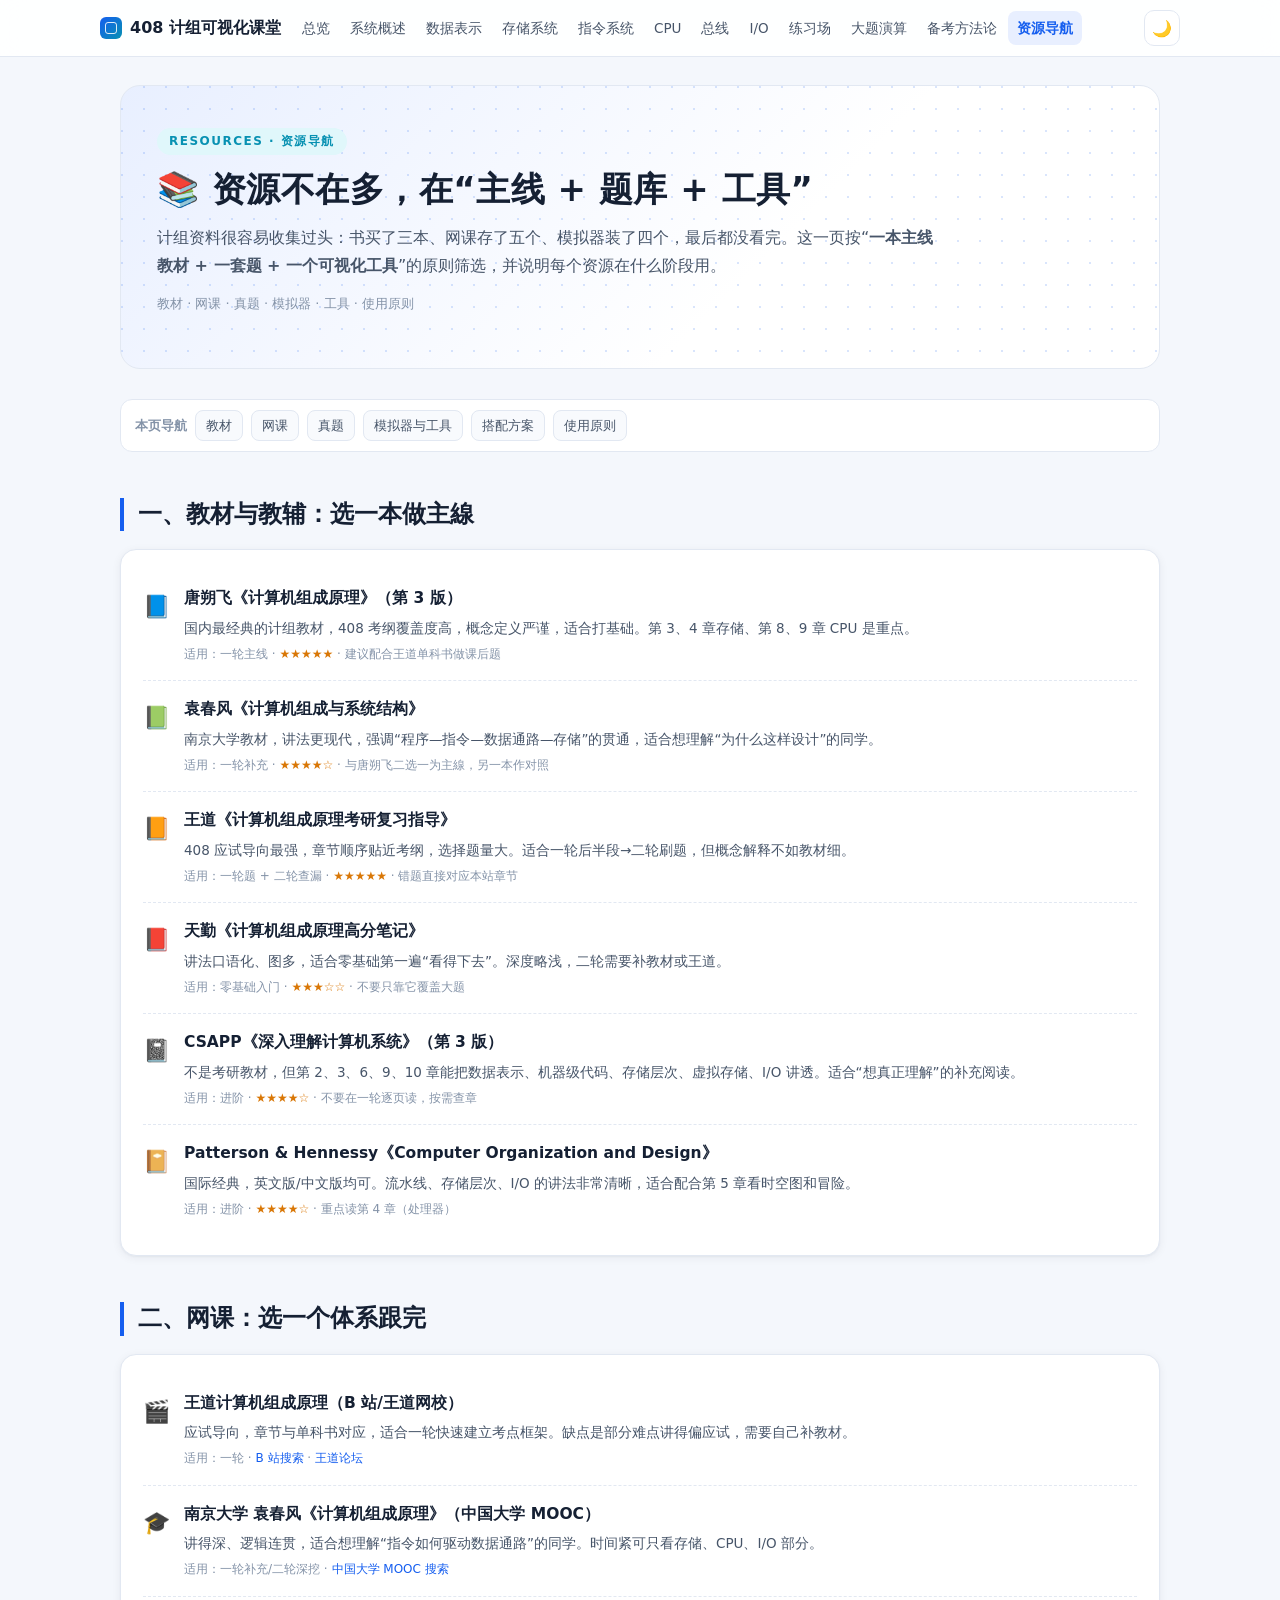
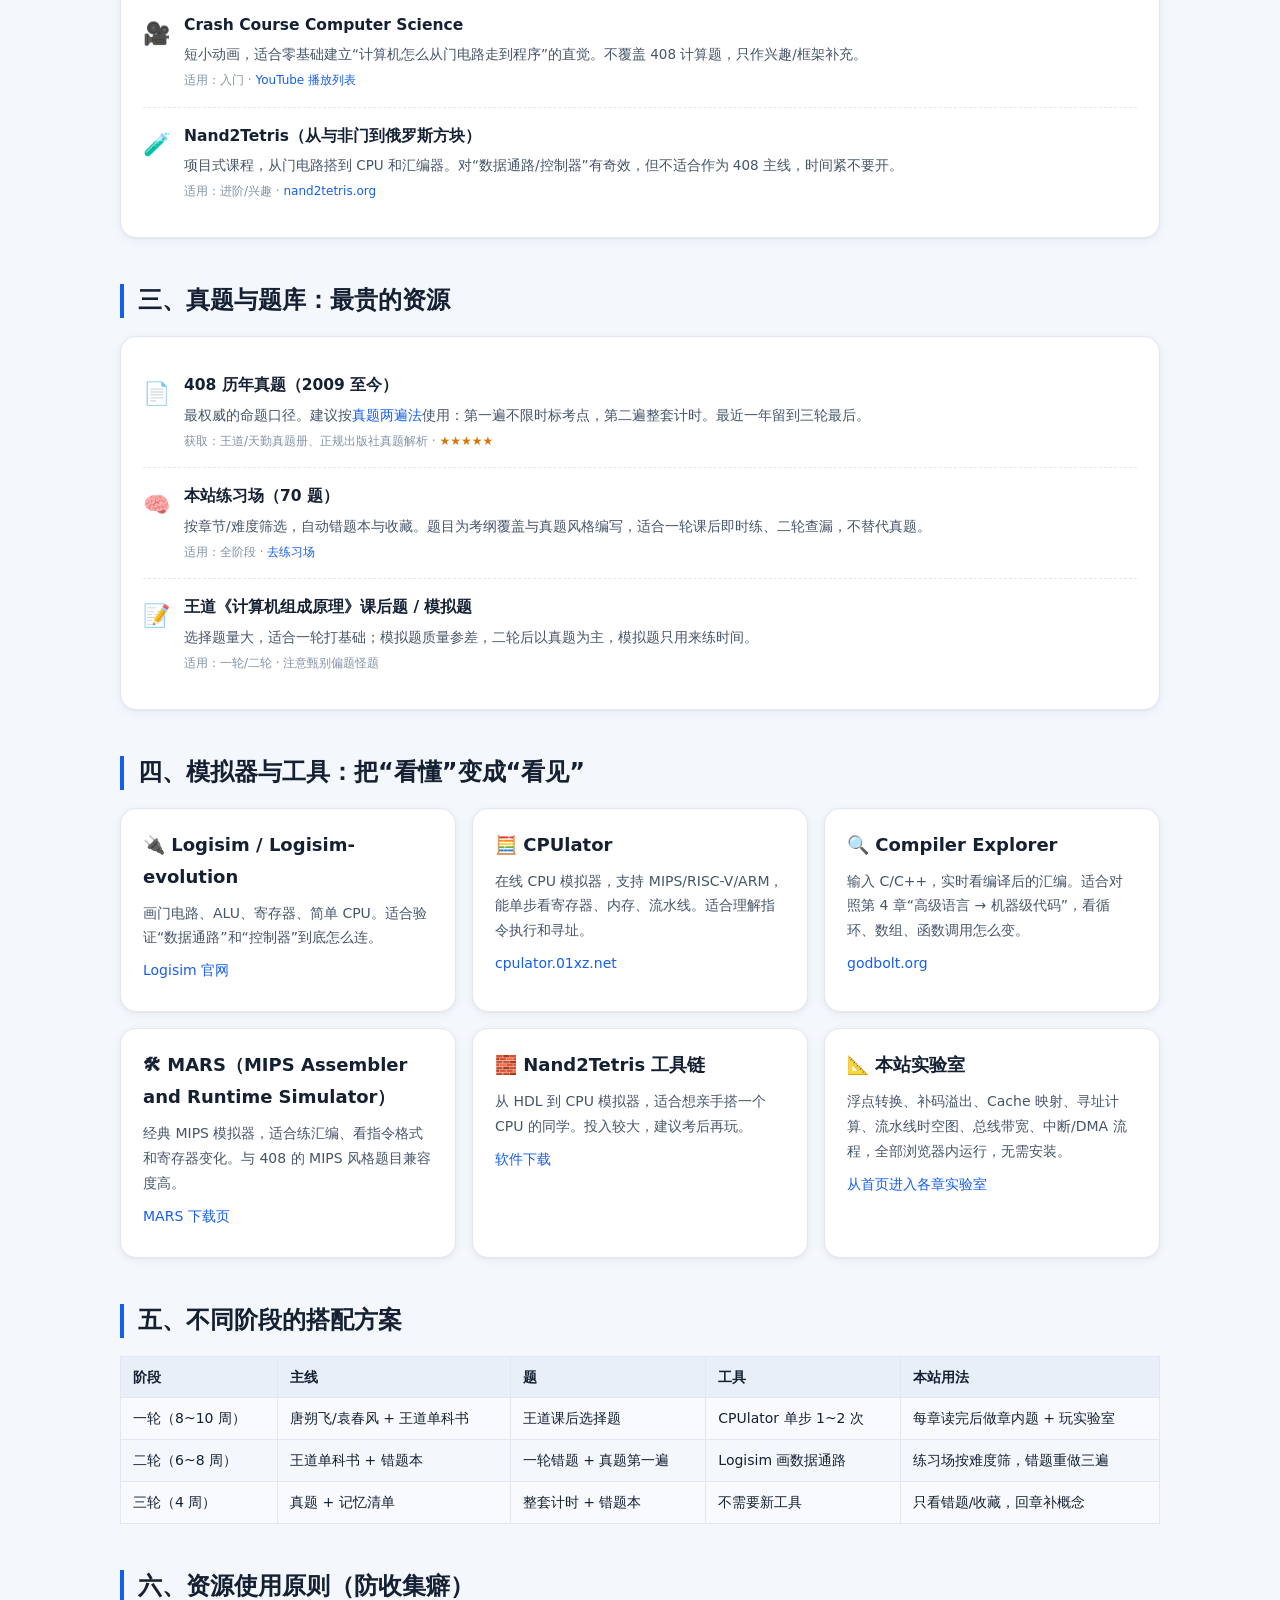
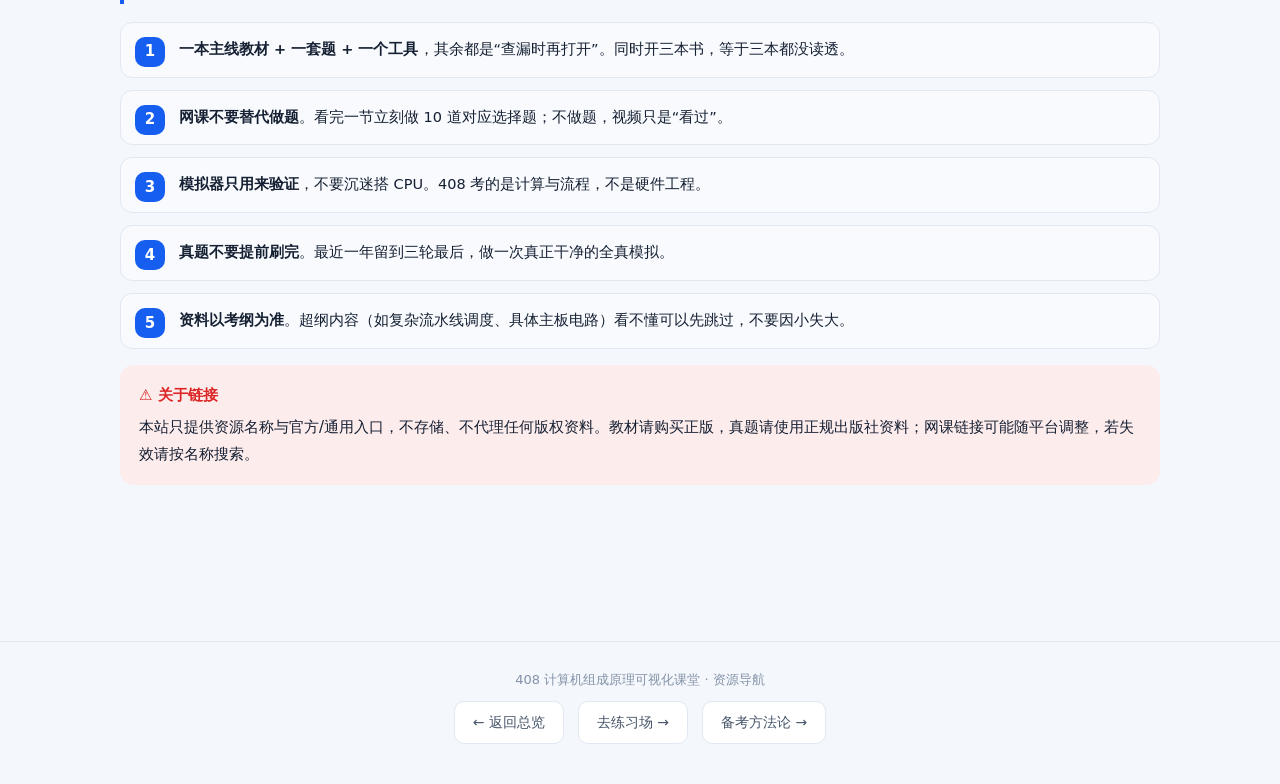
<file: resources.html>
<!DOCTYPE html>
<html lang="zh-CN" data-theme="light">
<head>
<meta charset="UTF-8">
<meta name="viewport" content="width=device-width, initial-scale=1.0">
<title>资源导航 · 408 计算机组成原理可视化课堂</title>
<meta name="description" content="408 计算机组成原理资源导航：教材、网课、真题、模拟器与工具，按备考阶段给出使用建议。">
<link rel="stylesheet" href="assets/style.css?v=3">
</head>
<body>
<nav class="topbar"><div class="topbar-inner">
  <a class="logo" href="index.html"><span class="dot"></span>408 计组可视化课堂</a>
  <div class="nav-links">
    <a href="index.html">总览</a><a href="ch01.html">系统概述</a><a href="ch02.html">数据表示</a><a href="ch03.html">存储系统</a><a href="ch04.html">指令系统</a><a href="ch05.html">CPU</a><a href="ch06.html">总线</a><a href="ch07.html">I/O</a><a href="practice.html">练习场</a><a href="bigquestions.html">大题演算</a><a href="method.html">备考方法论</a><a href="resources.html">资源导航</a>
  </div>
  <button class="theme-btn" title="切换明暗主题">🌙</button>
</div></nav>

<div class="wrap">
  <div class="hero">
    <span class="kicker">RESOURCES · 资源导航</span>
    <h1>📚 资源不在多，在“主线 + 题库 + 工具”</h1>
    <p>计组资料很容易收集过头：书买了三本、网课存了五个、模拟器装了四个，最后都没看完。这一页按“<b>一本主线教材 + 一套题 + 一个可视化工具</b>”的原则筛选，并说明每个资源在什么阶段用。</p>
    <p class="tagline">教材 · 网课 · 真题 · 模拟器 · 工具 · 使用原则</p>
  </div>

  <div class="toc"><span class="toc-label">本页导航</span><a href="#books">教材</a><a href="#courses">网课</a><a href="#exam">真题</a><a href="#tools">模拟器与工具</a><a href="#plan">搭配方案</a><a href="#rules">使用原则</a></div>

  <h2 class="sec" id="books">一、教材与教辅：选一本做主線</h2>
  <div class="card">
    <div class="res-item">
      <div class="res-icon">📘</div>
      <div class="res-body">
        <h4>唐朔飞《计算机组成原理》（第 3 版）</h4>
        <p>国内最经典的计组教材，408 考纲覆盖度高，概念定义严谨，适合打基础。第 3、4 章存储、第 8、9 章 CPU 是重点。</p>
        <div class="res-meta">适用：一轮主线 · <span class="star">★★★★★</span> · 建议配合王道单科书做课后题</div>
      </div>
    </div>
    <div class="res-item">
      <div class="res-icon">📗</div>
      <div class="res-body">
        <h4>袁春风《计算机组成与系统结构》</h4>
        <p>南京大学教材，讲法更现代，强调“程序—指令—数据通路—存储”的贯通，适合想理解“为什么这样设计”的同学。</p>
        <div class="res-meta">适用：一轮补充 · <span class="star">★★★★☆</span> · 与唐朔飞二选一为主線，另一本作对照</div>
      </div>
    </div>
    <div class="res-item">
      <div class="res-icon">📙</div>
      <div class="res-body">
        <h4>王道《计算机组成原理考研复习指导》</h4>
        <p>408 应试导向最强，章节顺序贴近考纲，选择题量大。适合一轮后半段→二轮刷题，但概念解释不如教材细。</p>
        <div class="res-meta">适用：一轮题 + 二轮查漏 · <span class="star">★★★★★</span> · 错题直接对应本站章节</div>
      </div>
    </div>
    <div class="res-item">
      <div class="res-icon">📕</div>
      <div class="res-body">
        <h4>天勤《计算机组成原理高分笔记》</h4>
        <p>讲法口语化、图多，适合零基础第一遍“看得下去”。深度略浅，二轮需要补教材或王道。</p>
        <div class="res-meta">适用：零基础入门 · <span class="star">★★★☆☆</span> · 不要只靠它覆盖大题</div>
      </div>
    </div>
    <div class="res-item">
      <div class="res-icon">📓</div>
      <div class="res-body">
        <h4>CSAPP《深入理解计算机系统》（第 3 版）</h4>
        <p>不是考研教材，但第 2、3、6、9、10 章能把数据表示、机器级代码、存储层次、虚拟存储、I/O 讲透。适合“想真正理解”的补充阅读。</p>
        <div class="res-meta">适用：进阶 · <span class="star">★★★★☆</span> · 不要在一轮逐页读，按需查章</div>
      </div>
    </div>
    <div class="res-item">
      <div class="res-icon">📔</div>
      <div class="res-body">
        <h4>Patterson &amp; Hennessy《Computer Organization and Design》</h4>
        <p>国际经典，英文版/中文版均可。流水线、存储层次、I/O 的讲法非常清晰，适合配合第 5 章看时空图和冒险。</p>
        <div class="res-meta">适用：进阶 · <span class="star">★★★★☆</span> · 重点读第 4 章（处理器）</div>
      </div>
    </div>
  </div>

  <h2 class="sec" id="courses">二、网课：选一个体系跟完</h2>
  <div class="card">
    <div class="res-item">
      <div class="res-icon">🎬</div>
      <div class="res-body">
        <h4>王道计算机组成原理（B 站/王道网校）</h4>
        <p>应试导向，章节与单科书对应，适合一轮快速建立考点框架。缺点是部分难点讲得偏应试，需要自己补教材。</p>
        <div class="res-meta">适用：一轮 · <a href="https://search.bilibili.com/all?keyword=王道%20计算机组成原理" target="_blank" rel="noopener">B 站搜索</a> · <a href="https://www.cskaoyan.com/" target="_blank" rel="noopener">王道论坛</a></div>
      </div>
    </div>
    <div class="res-item">
      <div class="res-icon">🎓</div>
      <div class="res-body">
        <h4>南京大学 袁春风《计算机组成原理》（中国大学 MOOC）</h4>
        <p>讲得深、逻辑连贯，适合想理解“指令如何驱动数据通路”的同学。时间紧可只看存储、CPU、I/O 部分。</p>
        <div class="res-meta">适用：一轮补充/二轮深挖 · <a href="https://www.icourse163.org/search.htm?search=%E8%AE%A1%E7%AE%97%E6%9C%BA%E7%BB%84%E6%88%90%E5%8E%9F%E7%90%86" target="_blank" rel="noopener">中国大学 MOOC 搜索</a></div>
      </div>
    </div>
    <div class="res-item">
      <div class="res-icon">🎥</div>
      <div class="res-body">
        <h4>Crash Course Computer Science</h4>
        <p>短小动画，适合零基础建立“计算机怎么从门电路走到程序”的直觉。不覆盖 408 计算题，只作兴趣/框架补充。</p>
        <div class="res-meta">适用：入门 · <a href="https://www.youtube.com/playlist?list=PL8dPuuaLjXtNlUrzyH5r6jN9ulIgZBpdo" target="_blank" rel="noopener">YouTube 播放列表</a></div>
      </div>
    </div>
    <div class="res-item">
      <div class="res-icon">🧪</div>
      <div class="res-body">
        <h4>Nand2Tetris（从与非门到俄罗斯方块）</h4>
        <p>项目式课程，从门电路搭到 CPU 和汇编器。对“数据通路/控制器”有奇效，但不适合作为 408 主线，时间紧不要开。</p>
        <div class="res-meta">适用：进阶/兴趣 · <a href="https://www.nand2tetris.org/" target="_blank" rel="noopener">nand2tetris.org</a></div>
      </div>
    </div>
  </div>

  <h2 class="sec" id="exam">三、真题与题库：最贵的资源</h2>
  <div class="card">
    <div class="res-item">
      <div class="res-icon">📄</div>
      <div class="res-body">
        <h4>408 历年真题（2009 至今）</h4>
        <p>最权威的命题口径。建议按<a href="method.html#real">真题两遍法</a>使用：第一遍不限时标考点，第二遍整套计时。最近一年留到三轮最后。</p>
        <div class="res-meta">获取：王道/天勤真题册、正规出版社真题解析 · <span class="star">★★★★★</span></div>
      </div>
    </div>
    <div class="res-item">
      <div class="res-icon">🧠</div>
      <div class="res-body">
        <h4>本站练习场（70 题）</h4>
        <p>按章节/难度筛选，自动错题本与收藏。题目为考纲覆盖与真题风格编写，适合一轮课后即时练、二轮查漏，不替代真题。</p>
        <div class="res-meta">适用：全阶段 · <a href="practice.html">去练习场</a></div>
      </div>
    </div>
    <div class="res-item">
      <div class="res-icon">📝</div>
      <div class="res-body">
        <h4>王道《计算机组成原理》课后题 / 模拟题</h4>
        <p>选择题量大，适合一轮打基础；模拟题质量参差，二轮后以真题为主，模拟题只用来练时间。</p>
        <div class="res-meta">适用：一轮/二轮 · 注意甄别偏题怪题</div>
      </div>
    </div>
  </div>

  <h2 class="sec" id="tools">四、模拟器与工具：把“看懂”变成“看见”</h2>
  <div class="grid cols-2">
    <div class="card">
      <h3>🔌 Logisim / Logisim-evolution</h3>
      <p>画门电路、ALU、寄存器、简单 CPU。适合验证“数据通路”和“控制器”到底怎么连。</p>
      <p><a href="http://www.cburch.com/logisim/" target="_blank" rel="noopener">Logisim 官网</a></p>
    </div>
    <div class="card">
      <h3>🧮 CPUlator</h3>
      <p>在线 CPU 模拟器，支持 MIPS/RISC-V/ARM，能单步看寄存器、内存、流水线。适合理解指令执行和寻址。</p>
      <p><a href="https://cpulator.01xz.net/" target="_blank" rel="noopener">cpulator.01xz.net</a></p>
    </div>
    <div class="card">
      <h3>🔍 Compiler Explorer</h3>
      <p>输入 C/C++，实时看编译后的汇编。适合对照第 4 章“高级语言 → 机器级代码”，看循环、数组、函数调用怎么变。</p>
      <p><a href="https://godbolt.org/" target="_blank" rel="noopener">godbolt.org</a></p>
    </div>
    <div class="card">
      <h3>🛠 MARS（MIPS Assembler and Runtime Simulator）</h3>
      <p>经典 MIPS 模拟器，适合练汇编、看指令格式和寄存器变化。与 408 的 MIPS 风格题目兼容度高。</p>
      <p><a href="https://dpetersanderson.github.io/" target="_blank" rel="noopener">MARS 下载页</a></p>
    </div>
    <div class="card">
      <h3>🧱 Nand2Tetris 工具链</h3>
      <p>从 HDL 到 CPU 模拟器，适合想亲手搭一个 CPU 的同学。投入较大，建议考后再玩。</p>
      <p><a href="https://www.nand2tetris.org/software" target="_blank" rel="noopener">软件下载</a></p>
    </div>
    <div class="card">
      <h3>📐 本站实验室</h3>
      <p>浮点转换、补码溢出、Cache 映射、寻址计算、流水线时空图、总线带宽、中断/DMA 流程，全部浏览器内运行，无需安装。</p>
      <p><a href="index.html#lab">从首页进入各章实验室</a></p>
    </div>
  </div>

  <h2 class="sec" id="plan">五、不同阶段的搭配方案</h2>
  <table class="tbl">
    <tr><th>阶段</th><th>主线</th><th>题</th><th>工具</th><th>本站用法</th></tr>
    <tr><td>一轮（8~10 周）</td><td>唐朔飞/袁春风 + 王道单科书</td><td>王道课后选择题</td><td>CPUlator 单步 1~2 次</td><td>每章读完后做章内题 + 玩实验室</td></tr>
    <tr><td>二轮（6~8 周）</td><td>王道单科书 + 错题本</td><td>一轮错题 + 真题第一遍</td><td>Logisim 画数据通路</td><td>练习场按难度筛，错题重做三遍</td></tr>
    <tr><td>三轮（4 周）</td><td>真题 + 记忆清单</td><td>整套计时 + 错题本</td><td>不需要新工具</td><td>只看错题/收藏，回章补概念</td></tr>
  </table>

  <h2 class="sec" id="rules">六、资源使用原则（防收集癖）</h2>
  <div class="steps">
    <div class="step"><b>一本主线教材 + 一套题 + 一个工具</b>，其余都是“查漏时再打开”。同时开三本书，等于三本都没读透。</div>
    <div class="step"><b>网课不要替代做题</b>。看完一节立刻做 10 道对应选择题；不做题，视频只是“看过”。</div>
    <div class="step"><b>模拟器只用来验证</b>，不要沉迷搭 CPU。408 考的是计算与流程，不是硬件工程。</div>
    <div class="step"><b>真题不要提前刷完</b>。最近一年留到三轮最后，做一次真正干净的全真模拟。</div>
    <div class="step"><b>资料以考纲为准</b>。超纲内容（如复杂流水线调度、具体主板电路）看不懂可以先跳过，不要因小失大。</div>
  </div>

  <div class="callout warn">
    <div class="co-title">⚠️ 关于链接</div>
    本站只提供资源名称与官方/通用入口，不存储、不代理任何版权资料。教材请购买正版，真题请使用正规出版社资料；网课链接可能随平台调整，若失效请按名称搜索。
  </div>
</div>

<footer>
  408 计算机组成原理可视化课堂 · 资源导航<br>
  <div class="pagers"><a href="index.html">← 返回总览</a><a href="practice.html">去练习场 →</a><a href="method.html">备考方法论 →</a></div>
</footer>
<script src="assets/app.js?v=1"></script>
</body>
</html>
</file>
<file: assets/style.css>
/* 408 计算机组成原理可视化课堂 · 设计系统 */
:root {
  --bg: #f4f7fc;
  --bg-soft: #e9eff8;
  --card: #ffffff;
  --card-2: #f8fafd;
  --ink: #152033;
  --ink-2: #475569;
  --ink-3: #8493a8;
  --line: #e2e8f2;
  --brand: #155eef;
  --brand-2: #4f86ff;
  --brand-soft: #e8efff;
  --cyan: #0891b2;
  --cyan-soft: #e0f7fb;
  --accent: #d97706;
  --accent-soft: #fff4e0;
  --green: #15803d;
  --green-soft: #e7f6ec;
  --red: #dc2626;
  --red-soft: #fdecec;
  --purple: #7c3aed;
  --purple-soft: #f1eafe;
  --shadow: 0 2px 10px rgba(21, 32, 51, .06), 0 1px 2px rgba(21, 32, 51, .04);
  --code-bg: #f1f4fa;
  --mono: Consolas, "JetBrains Mono", "Cascadia Code", monospace;
}
[data-theme="dark"] {
  --bg: #0d1420;
  --bg-soft: #131c2b;
  --card: #182233;
  --card-2: #1d283b;
  --ink: #e8eef8;
  --ink-2: #b4c0d3;
  --ink-3: #7686a0;
  --line: #2a3750;
  --brand: #6d97ff;
  --brand-2: #8fb0ff;
  --brand-soft: #1e2d4f;
  --cyan: #4dd6ee;
  --cyan-soft: #10303a;
  --accent: #fbbf24;
  --accent-soft: #33280f;
  --green: #4ade80;
  --green-soft: #12301d;
  --red: #f87171;
  --red-soft: #3a1a1a;
  --purple: #c4b5fd;
  --purple-soft: #2a1f45;
  --shadow: 0 2px 12px rgba(0, 0, 0, .35);
  --code-bg: #202c40;
}
* { box-sizing: border-box; margin: 0; padding: 0; }
html { scroll-behavior: smooth; }
body {
  font-family: "PingFang SC", "Microsoft YaHei", "Segoe UI", system-ui, sans-serif;
  background: var(--bg); color: var(--ink);
  line-height: 1.78; font-size: 16px;
  transition: background .25s, color .25s;
}
a { color: var(--brand); text-decoration: none; }
a:hover { text-decoration: underline; }
button { font-family: inherit; }

/* ── 顶部导航 ── */
.topbar {
  position: sticky; top: 0; z-index: 50;
  background: color-mix(in srgb, var(--card) 90%, transparent);
  backdrop-filter: blur(12px);
  border-bottom: 1px solid var(--line);
}
.topbar-inner {
  max-width: 1120px; margin: 0 auto; padding: 10px 20px;
  display: flex; align-items: center; gap: 12px;
}
.logo { font-weight: 800; font-size: 16px; color: var(--ink); display: flex; align-items: center; gap: 8px; white-space: nowrap; }
.logo .dot {
  width: 22px; height: 22px; border-radius: 6px;
  background: linear-gradient(135deg, var(--brand), var(--cyan));
  position: relative; flex-shrink: 0;
}
.logo .dot::after {
  content: ""; position: absolute; inset: 5px;
  border: 1.5px solid rgba(255,255,255,.85); border-radius: 3px;
}
.logo:hover { text-decoration: none; }
.nav-links { display: flex; gap: 2px; flex: 1; flex-wrap: wrap; }
.nav-links a { padding: 5px 9px; border-radius: 8px; color: var(--ink-2); font-size: 13.5px; }
.nav-links a:hover { background: var(--brand-soft); color: var(--brand); text-decoration: none; }
.nav-links a.active { background: var(--brand-soft); color: var(--brand); font-weight: 700; }
.theme-btn {
  border: 1px solid var(--line); background: var(--card); color: var(--ink-2);
  width: 36px; height: 36px; border-radius: 10px; cursor: pointer; font-size: 16px;
  transition: transform .15s; flex-shrink: 0;
}
.theme-btn:hover { transform: scale(1.08); }

/* ── 布局 ── */
.wrap { max-width: 1080px; margin: 0 auto; padding: 28px 20px 80px; }
.hero {
  position: relative; overflow: hidden;
  background:
    radial-gradient(circle at 1px 1px, color-mix(in srgb, var(--brand) 16%, transparent) 1px, transparent 0) 0 0 / 22px 22px,
    linear-gradient(135deg, var(--brand-soft), var(--card) 62%);
  border: 1px solid var(--line); border-radius: 20px;
  padding: 40px 36px; margin-bottom: 30px;
}
.hero .kicker {
  display: inline-block; font-size: 12px; font-weight: 800; letter-spacing: 1.5px;
  color: var(--cyan); background: var(--cyan-soft); border-radius: 999px;
  padding: 3px 12px; margin-bottom: 12px;
}
.hero h1 { font-size: 34px; line-height: 1.3; letter-spacing: .5px; margin-bottom: 12px; }
.hero h1 em { font-style: normal; color: var(--brand); }
.hero p { color: var(--ink-2); max-width: 780px; }
.hero .tagline { color: var(--ink-3); font-size: 13px; margin-top: 12px; }
.stats { display: flex; flex-wrap: wrap; gap: 10px; margin-top: 18px; }
.stat {
  background: color-mix(in srgb, var(--card) 82%, transparent);
  border: 1px solid var(--line); border-radius: 12px; padding: 8px 15px;
}
.stat b { font-size: 19px; color: var(--brand); margin-right: 4px; }
.stat span { font-size: 12.5px; color: var(--ink-3); }
h2.sec { font-size: 24px; margin: 46px 0 18px; padding-left: 14px; border-left: 4px solid var(--brand); line-height: 1.4; }
h3.sub { font-size: 19px; margin: 30px 0 12px; color: var(--ink); }
h4.sub2 { font-size: 16.5px; margin: 22px 0 8px; color: var(--ink); }
p { margin-bottom: 12px; }
ul, ol { margin: 0 0 14px 22px; }
li { margin-bottom: 6px; }
.muted { color: var(--ink-3); }
.small { font-size: 13px; }
.center { text-align: center; }
.nowrap { white-space: nowrap; }

/* ── 卡片与网格 ── */
.grid { display: grid; gap: 16px; }
.grid.cols-2 { grid-template-columns: repeat(auto-fit, minmax(320px, 1fr)); }
.grid.cols-3 { grid-template-columns: repeat(auto-fit, minmax(250px, 1fr)); }
.grid.cols-4 { grid-template-columns: repeat(auto-fit, minmax(200px, 1fr)); }
.card {
  background: var(--card); border: 1px solid var(--line); border-radius: 16px;
  padding: 20px 22px; box-shadow: var(--shadow);
}
.card.clickable { transition: transform .15s, box-shadow .15s; display: block; color: inherit; }
.card.clickable:hover { transform: translateY(-3px); text-decoration: none; box-shadow: 0 10px 26px rgba(21, 94, 239, .13); }
.card .ch-num {
  font-size: 12px; font-weight: 800; color: var(--brand);
  background: var(--brand-soft); border-radius: 8px; padding: 2px 10px; display: inline-block; margin-bottom: 10px;
}
.card h3 { font-size: 18px; margin-bottom: 8px; }
.card p { color: var(--ink-2); font-size: 14px; margin-bottom: 8px; }
.chips { display: flex; flex-wrap: wrap; gap: 6px; margin-top: 10px; }
.chip {
  font-size: 12px; color: var(--ink-2); background: var(--bg-soft);
  border: 1px solid var(--line); border-radius: 999px; padding: 2px 10px;
}
.chip.hot { background: var(--accent-soft); border-color: transparent; color: var(--accent); font-weight: 700; }
.chip.cyan { background: var(--cyan-soft); border-color: transparent; color: var(--cyan); }

/* ── 提示框 ── */
.callout {
  border-radius: 14px; padding: 16px 18px; margin: 16px 0;
  border: 1px solid var(--line); background: var(--card-2); font-size: 15px;
}
.callout .co-title { font-weight: 800; margin-bottom: 6px; display: flex; align-items: center; gap: 8px; }
.callout.life { background: var(--accent-soft); border-color: transparent; }
.callout.life .co-title { color: var(--accent); }
.callout.exam { background: var(--brand-soft); border-color: transparent; }
.callout.exam .co-title { color: var(--brand); }
.callout.warn { background: var(--red-soft); border-color: transparent; }
.callout.warn .co-title { color: var(--red); }
.callout.ok { background: var(--green-soft); border-color: transparent; }
.callout.ok .co-title { color: var(--green); }
.callout.cyan { background: var(--cyan-soft); border-color: transparent; }
.callout.cyan .co-title { color: var(--cyan); }
.callout.views { background: var(--bg-soft); border-color: var(--brand-2); border-left: 4px solid var(--brand); }
.callout.views .co-title { color: var(--brand); }
.callout.views ul { margin: 6px 0 0 18px; }
.callout.views li { margin-bottom: 6px; font-size: 14.5px; }
.callout .src { font-size: 12px; color: var(--ink-3); margin-top: 8px; }

/* ── 公式 ── */
.formula {
  background: var(--code-bg); border: 1px dashed var(--brand-2); border-radius: 10px;
  padding: 12px 16px; margin: 12px 0; font-family: var(--mono); font-size: 14.5px;
  color: var(--ink); overflow-x: auto;
}
.formula b { color: var(--brand); }

/* ── 代码块 ── */
pre.code {
  background: var(--code-bg); border: 1px solid var(--line); border-radius: 12px;
  padding: 14px 18px; overflow-x: auto; font-size: 13.5px; line-height: 1.65;
  font-family: var(--mono); margin: 12px 0;
}
code.inline {
  background: var(--code-bg); border-radius: 6px; padding: 1px 7px;
  font-family: var(--mono); font-size: 13.5px; color: var(--brand);
}

/* ── 表格 ── */
table.tbl { width: 100%; border-collapse: collapse; margin: 14px 0; font-size: 14px; }
table.tbl th, table.tbl td { border: 1px solid var(--line); padding: 8px 12px; text-align: left; vertical-align: top; }
table.tbl th { background: var(--bg-soft); font-weight: 800; }
table.tbl tr:nth-child(even) td { background: var(--card-2); }
table.tbl td.c, table.tbl th.c { text-align: center; }
table.tbl .hot-row td { background: var(--accent-soft) !important; font-weight: 700; }

/* ── 打卡清单 ── */
.checklist { display: grid; gap: 8px; }
.check-item {
  display: flex; align-items: flex-start; gap: 10px;
  background: var(--card-2); border: 1px solid var(--line);
  border-radius: 12px; padding: 11px 14px; cursor: pointer; transition: border-color .15s;
  font-size: 14.5px;
}
.check-item:hover { border-color: var(--brand-2); }
.check-item input { margin-top: 5px; accent-color: var(--brand); cursor: pointer; }
.check-item.done { background: var(--green-soft); border-color: transparent; }
.check-item.done span { text-decoration: line-through; color: var(--ink-3); }
.progress-pill {
  display: inline-block; font-size: 13px; font-weight: 800; color: var(--brand);
  background: var(--brand-soft); border-radius: 999px; padding: 4px 14px;
}

/* ── 练习 ── */
.quiz { position: relative; border: 1px solid var(--line); border-radius: 14px; background: var(--card); margin: 14px 0; overflow: hidden; }
.quiz .q-head { padding: 15px 42px 6px 18px; font-size: 15px; }
.quiz .q-head .q-tag { color: var(--ink-3); font-size: 12.5px; margin-bottom: 4px; display: flex; align-items: center; gap: 6px; flex-wrap: wrap; }
.lvl { display: inline-block; font-size: 11.5px; font-weight: 800; border-radius: 999px; padding: 1px 9px; line-height: 1.7; }
.lvl.basic { background: var(--green-soft); color: var(--green); }
.lvl.mid { background: var(--accent-soft); color: var(--accent); }
.lvl.real { background: var(--red-soft); color: var(--red); }
.q-year { display: inline-block; font-size: 11.5px; font-weight: 800; border-radius: 6px; padding: 1px 8px; background: var(--red-soft); color: var(--red); line-height: 1.7; }
.q-src { font-size: 11.5px; color: var(--ink-3); }
.quiz .opts { padding: 4px 18px 14px; display: grid; gap: 7px; }
.quiz .opt {
  border: 1.5px solid var(--line); border-radius: 10px; padding: 9px 14px;
  cursor: pointer; font-size: 14.5px; transition: border-color .15s, background .15s;
  background: var(--card-2);
}
.quiz .opt:hover { border-color: var(--brand-2); }
.quiz .opt.sel { border-color: var(--brand); background: var(--brand-soft); }
.quiz .opt.right { border-color: var(--green); background: var(--green-soft); }
.quiz .opt.wrong { border-color: var(--red); background: var(--red-soft); }
.quiz .q-foot { padding: 0 18px 15px; display: flex; gap: 10px; align-items: center; flex-wrap: wrap; }
.quiz .btn-ans {
  border: 1px solid var(--line); background: var(--card-2); color: var(--ink-2);
  border-radius: 8px; padding: 5px 14px; cursor: pointer; font-size: 13px;
}
.quiz .btn-ans:hover { border-color: var(--brand); color: var(--brand); }
.quiz .q-res { font-size: 13.5px; font-weight: 700; }
.quiz .q-res.good { color: var(--green); }
.quiz .q-res.bad { color: var(--red); }
.quiz .q-exp {
  display: none; margin: 0 18px 16px; padding: 12px 16px;
  background: var(--bg-soft); border-radius: 10px; font-size: 14px; color: var(--ink-2);
}
.quiz .q-exp.show { display: block; }
.quiz .q-exp b { color: var(--ink); }
.quiz .q-fav {
  position: absolute; top: 10px; right: 12px;
  border: none; background: transparent; cursor: pointer;
  font-size: 19px; line-height: 1; color: var(--ink-3); padding: 2px 4px;
  transition: transform .12s, color .12s;
}
.quiz .q-fav:hover { transform: scale(1.2); color: var(--accent); }
.quiz .q-fav.on { color: var(--accent); }
.quiz .q-updated { display: inline-block; margin-top: 6px; font-size: 11.5px; color: var(--accent); background: var(--accent-soft); border-radius: 999px; padding: 1px 9px; }

/* 题库 HUD */
.quiz-hud {
  position: sticky; top: 58px; z-index: 41;
  background: var(--card); border: 1px solid var(--line); border-radius: 14px;
  padding: 10px 14px; margin: 18px 0; box-shadow: var(--shadow);
  display: flex; flex-wrap: wrap; align-items: center; gap: 10px 16px;
}
.quiz-hud .hud-stats { display: flex; flex-wrap: wrap; gap: 6px 16px; font-size: 13.5px; color: var(--ink-2); }
.quiz-hud .hud-stats b { color: var(--brand); font-size: 15px; }
.quiz-hud .hud-wrong b { color: var(--red); }
.quiz-hud .hud-fav b { color: var(--accent); }
.quiz-hud .hud-actions { display: flex; flex-wrap: wrap; gap: 7px; margin-left: auto; }
.quiz-hud .hud-actions button {
  border: 1px solid var(--line); background: var(--card-2); color: var(--ink-2);
  border-radius: 9px; padding: 5px 12px; font-size: 12.5px; cursor: pointer; transition: all .15s;
}
.quiz-hud .hud-actions button:hover { border-color: var(--brand); color: var(--brand); }
.quiz-hud .hud-actions button.on { background: var(--brand); border-color: var(--brand); color: #fff; font-weight: 700; }
.quiz-hud .hud-msg { flex-basis: 100%; font-size: 12.5px; color: var(--green); font-weight: 700; max-height: 0; overflow: hidden; opacity: 0; transition: all .25s; }
.quiz-hud .hud-msg.show { max-height: 30px; opacity: 1; }
.quiz-hud .hud-msg.bad { color: var(--red); }
.quiz-hud .hud-auto { font-size: 11.5px; color: var(--ink-3); }
.quiz-hud .hud-warn { display: none; flex-basis: 100%; margin-top: 6px; background: var(--red-soft); color: var(--red); border-radius: 8px; padding: 7px 12px; font-size: 12.5px; font-weight: 700; }

/* 练习场筛选 */
.filter-bar {
  background: var(--card); border: 1px solid var(--line); border-radius: 14px;
  padding: 12px 14px; margin: 18px 0 6px; box-shadow: var(--shadow);
}
.filter-row { display: flex; flex-wrap: wrap; align-items: center; gap: 7px; }
.filter-row + .filter-row { margin-top: 8px; }
.filter-row .f-label { font-size: 12px; font-weight: 800; color: var(--ink-3); margin-right: 3px; }
.filter-btn {
  border: 1px solid var(--line); background: var(--card-2); color: var(--ink-2);
  border-radius: 999px; padding: 3px 11px; font-size: 12.5px; cursor: pointer; transition: all .15s;
}
.filter-btn:hover { border-color: var(--brand); color: var(--brand); }
.filter-btn.on { background: var(--brand); border-color: var(--brand); color: #fff; font-weight: 700; }
.filter-count { margin-left: auto; font-size: 12.5px; color: var(--ink-3); }
.bank-empty { padding: 24px; text-align: center; color: var(--ink-3); font-size: 14px; }

/* ── 章节导航 / 步骤流 ── */
.toc {
  display: flex; flex-wrap: wrap; gap: 8px; align-items: center;
  background: var(--card); border: 1px solid var(--line); border-radius: 12px;
  padding: 10px 14px; margin: 18px 0; font-size: 13px; position: sticky; top: 58px; z-index: 40;
}
.toc .toc-label { font-weight: 800; color: var(--ink-3); }
.toc a { padding: 3px 10px; border-radius: 8px; background: var(--card-2); border: 1px solid var(--line); color: var(--ink-2); }
.toc a:hover { border-color: var(--brand); color: var(--brand); text-decoration: none; }
.steps { counter-reset: st; display: grid; gap: 12px; margin: 14px 0; }
.step {
  position: relative; padding: 14px 16px 14px 58px;
  background: var(--card-2); border: 1px solid var(--line); border-radius: 12px; font-size: 14.5px;
}
.step::before {
  counter-increment: st; content: counter(st);
  position: absolute; left: 14px; top: 14px;
  width: 30px; height: 30px; border-radius: 10px;
  background: var(--brand); color: #fff; font-weight: 800;
  display: flex; align-items: center; justify-content: center; font-size: 15px;
}

/* ── 交互实验室 ── */
.lab {
  background: var(--card); border: 1px solid var(--line); border-radius: 16px;
  padding: 18px; margin: 18px 0; box-shadow: var(--shadow);
}
.lab .lab-title { font-weight: 800; margin-bottom: 4px; display: flex; align-items: center; gap: 8px; }
.lab .lab-desc { font-size: 13.5px; color: var(--ink-3); margin-bottom: 12px; }
.lab-stage { background: var(--card-2); border-radius: 12px; padding: 14px; overflow-x: auto; }
.lab-ctrl { display: flex; gap: 8px; flex-wrap: wrap; margin-top: 12px; align-items: flex-end; }
.lab-field { display: flex; flex-direction: column; gap: 3px; font-size: 12.5px; color: var(--ink-3); }
.lab-field input, .lab-field select {
  border: 1px solid var(--line); background: var(--card); color: var(--ink);
  border-radius: 8px; padding: 7px 10px; font-size: 14px; width: 120px;
}
.lab-ctrl button, .lab-btn {
  border: 1px solid var(--brand); background: var(--brand-soft); color: var(--brand);
  border-radius: 8px; padding: 7px 14px; font-size: 13.5px; font-weight: 700; cursor: pointer;
  transition: transform .1s;
}
.lab-ctrl button:hover, .lab-btn:hover { transform: translateY(-1px); }
.lab-ctrl button.ghost { border-color: var(--line); background: var(--card); color: var(--ink-2); }
.lab-note { margin-top: 10px; font-size: 13.5px; color: var(--ink-2); min-height: 22px; }
.lab-note.good { color: var(--green); font-weight: 700; }
.lab-note.bad { color: var(--red); font-weight: 700; }
.lab-out { display: grid; grid-template-columns: repeat(auto-fit, minmax(150px, 1fr)); gap: 10px; margin-top: 12px; }
.res-card { background: var(--card); border: 1px solid var(--line); border-radius: 10px; padding: 10px 13px; }
.res-card .r-label { font-size: 12px; color: var(--ink-3); }
.res-card .r-val { font-size: 20px; font-weight: 800; color: var(--brand); font-family: var(--mono); line-height: 1.4; word-break: break-all; }
.res-card .r-sub { font-size: 11.5px; color: var(--ink-3); }
.lab-kv { font-family: var(--mono); font-size: 13px; color: var(--ink-2); margin-top: 8px; line-height: 1.9; }
.lab-kv b { color: var(--ink); }

/* 位域展示 */
.bit-row { display: flex; gap: 2px; justify-content: center; margin: 10px 0 4px; flex-wrap: wrap; }
.bit {
  width: 24px; height: 30px; display: flex; align-items: center; justify-content: center;
  border-radius: 4px; font-family: var(--mono); font-size: 13px; font-weight: 700;
  background: var(--bg-soft); color: var(--ink-2);
}
.bit.sign { background: var(--red-soft); color: var(--red); }
.bit.exp { background: var(--accent-soft); color: var(--accent); }
.bit.frac { background: var(--brand-soft); color: var(--brand); }
.bit-label { display: flex; gap: 2px; justify-content: center; flex-wrap: wrap; font-size: 11.5px; color: var(--ink-3); }
.bit-label span { text-align: center; }

/* Cache 表 */
.cache-table { width: 100%; border-collapse: collapse; font-family: var(--mono); font-size: 12.5px; margin-top: 8px; }
.cache-table th, .cache-table td { border: 1px solid var(--line); padding: 6px 8px; text-align: center; }
.cache-table th { background: var(--bg-soft); font-family: inherit; }
.cache-table tr.hit td { background: var(--green-soft); }
.cache-table tr.miss td { background: var(--red-soft); }

/* 流水线时空图 */
.pipe-chart { display: grid; gap: 2px; min-width: 560px; margin-top: 8px; }
.pipe-cell {
  height: 26px; border-radius: 4px; display: flex; align-items: center; justify-content: center;
  font-size: 11px; font-weight: 800; font-family: var(--mono); color: #fff;
}
.pipe-cell.if { background: #3b82f6; }
.pipe-cell.id { background: #8b5cf6; }
.pipe-cell.ex { background: #f59e0b; }
.pipe-cell.mem { background: #14b8a6; }
.pipe-cell.wb { background: #22c55e; }
.pipe-cell.stall { background: #ef4444; }
.pipe-cell.empty { background: transparent; }
.pipe-label { font-size: 12px; color: var(--ink-3); display: flex; align-items: center; font-family: var(--mono); }

/* 流程步骤 */
.flow { display: flex; flex-wrap: wrap; align-items: stretch; gap: 8px; margin: 10px 0; }
.flow-node {
  flex: 1 1 130px; background: var(--card); border: 1.5px solid var(--line); border-radius: 10px;
  padding: 10px 12px; font-size: 12.5px; color: var(--ink-2); transition: all .2s;
}
.flow-node b { display: block; color: var(--ink); font-size: 13.5px; margin-bottom: 3px; }
.flow-node.on { border-color: var(--brand); background: var(--brand-soft); transform: translateY(-2px); box-shadow: var(--shadow); }
.flow-node.done { border-color: var(--green); background: var(--green-soft); }
.flow-arrow { display: flex; align-items: center; color: var(--ink-3); font-size: 16px; }
@media (max-width: 720px) { .flow-arrow { display: none; } }

/* ── 教学图解 ── */
figure.vis {
  margin: 20px 0; padding: 14px 14px 10px;
  background: var(--card); border: 1px solid var(--line);
  border-radius: 16px; box-shadow: var(--shadow);
  overflow-x: auto;
}
figure.vis svg { display: block; width: 100%; min-width: 680px; height: auto; }
figure.vis figcaption {
  margin-top: 8px; padding-top: 8px; border-top: 1px dashed var(--line);
  font-size: 12.5px; color: var(--ink-3); text-align: center;
}
.v-box { fill: var(--brand-soft); stroke: var(--brand); stroke-width: 1.4; }
.v-box.alt { fill: var(--accent-soft); stroke: var(--accent); }
.v-box.gray { fill: var(--card-2); stroke: var(--line); }
.v-box.green { fill: var(--green-soft); stroke: var(--green); }
.v-box.purple { fill: var(--purple-soft); stroke: var(--purple); }
.v-box.red { fill: var(--red-soft); stroke: var(--red); }
.v-title { font-size: 13.5px; font-weight: 800; fill: var(--ink); font-family: "PingFang SC", "Microsoft YaHei", system-ui, sans-serif; }
.v-sub { font-size: 12px; fill: var(--ink-2); font-family: "PingFang SC", "Microsoft YaHei", system-ui, sans-serif; }
.v-label { font-size: 12px; fill: var(--ink-3); font-family: "PingFang SC", "Microsoft YaHei", system-ui, sans-serif; }
.v-tiny { font-size: 9.5px; fill: var(--ink-2); font-family: var(--mono); }
.v-code { font-size: 15px; fill: var(--ink-2); font-family: var(--mono); letter-spacing: 1px; }
.v-line { stroke: var(--ink-3); stroke-width: 1.5; fill: none; }
.v-dash { stroke-dasharray: 5 4; }
.v-arrowhead { fill: var(--ink-3); }
.v-grid { stroke: var(--line); stroke-width: 1; stroke-dasharray: 2 3; }
.v-arc { stroke: var(--accent); stroke-width: 3; }

/* ── 单总线数据通路 ── */
#dp-stage svg { display: block; width: 100%; min-width: 680px; height: auto; }
.dp-box rect { fill: var(--card-2); stroke: var(--line); stroke-width: 1.5; }
.dp-box .dp-title { font-size: 14px; font-weight: 800; fill: var(--ink); text-anchor: middle; }
.dp-box .dp-sub { font-size: 11.5px; fill: var(--ink-3); text-anchor: middle; }
.dp-box.dp-active rect { fill: var(--accent-soft); stroke: var(--accent); stroke-width: 3; }
.dp-box.dp-active .dp-title { fill: var(--accent); }
.dp-bus { stroke: var(--ink-3); stroke-width: 3; }
.dp-bus-hot { stroke: var(--accent); stroke-width: 4; }
.dp-conn { stroke: var(--line); stroke-width: 1.5; stroke-dasharray: 4 3; }
.dp-buslabel { font-size: 11.5px; fill: var(--ink-3); text-anchor: middle; }

/* ── 资源页 ── */
.res-item { display: flex; gap: 14px; padding: 15px 0; border-bottom: 1px dashed var(--line); }
.res-item:last-child { border-bottom: none; }
.res-icon { font-size: 22px; flex-shrink: 0; margin-top: 2px; }
.res-body h4 { font-size: 15.5px; margin-bottom: 3px; }
.res-body p { font-size: 13.5px; color: var(--ink-2); margin-bottom: 4px; }
.res-meta { font-size: 12px; color: var(--ink-3); }
.res-meta .star { color: var(--accent); }

/* ── 页脚 ── */
footer {
  border-top: 1px solid var(--line); padding: 26px 20px 40px;
  text-align: center; color: var(--ink-3); font-size: 13px; margin-top: 60px;
}
footer .pagers { display: flex; justify-content: center; gap: 14px; margin-top: 10px; flex-wrap: wrap; }
footer .pagers a { border: 1px solid var(--line); border-radius: 10px; padding: 8px 18px; background: var(--card); color: var(--ink-2); font-size: 14px; }
footer .pagers a:hover { border-color: var(--brand); color: var(--brand); text-decoration: none; }

/* ── 大题演算页 ── */
.bq {
  background: var(--card); border: 1px solid var(--line); border-radius: 16px;
  padding: 16px 18px; margin: 18px 0 8px; box-shadow: var(--shadow);
}
.bq-q { font-size: 14.5px; color: var(--ink-2); line-height: 1.85; }
.bq-q b { color: var(--brand); }
[data-steps] { margin: 8px 0 6px; }
.bq-bar {
  display: flex; align-items: center; gap: 8px; flex-wrap: wrap;
  padding: 10px 12px; background: var(--card-2); border: 1px solid var(--line); border-radius: 12px;
}
.bq-progress {
  font-family: var(--mono); font-size: 12.5px; color: var(--ink-3);
  margin-right: auto; letter-spacing: .5px;
}
.bq-btn {
  border: 1px solid var(--brand); background: var(--brand-soft); color: var(--brand);
  border-radius: 8px; padding: 6px 13px; font-size: 13px; font-weight: 700;
  cursor: pointer; transition: transform .1s, opacity .15s;
}
.bq-btn:hover:not(:disabled) { transform: translateY(-1px); }
.bq-btn.ghost { border-color: var(--line); background: var(--card); color: var(--ink-2); }
.bq-btn:disabled { opacity: .4; cursor: not-allowed; transform: none; }
.bq-hint { margin-top: 10px; font-size: 13px; color: var(--ink-3); }
.bq-list { list-style: none; margin: 4px 0 0; padding: 0; }
.bq-step {
  display: none; gap: 10px; padding: 12px 2px;
  border-bottom: 1px dashed var(--line);
}
.bq-step.on { display: flex; animation: bqIn .22s ease; }
.bq-step:last-child { border-bottom: none; }
@keyframes bqIn {
  from { opacity: 0; transform: translateY(-4px); }
  to { opacity: 1; transform: none; }
}
.bq-num {
  flex: 0 0 26px; width: 26px; height: 26px; border-radius: 50%;
  background: var(--brand-soft); color: var(--brand);
  font-weight: 800; font-size: 13px; font-family: var(--mono);
  display: flex; align-items: center; justify-content: center; margin-top: 1px;
}
.bq-step-body { flex: 1; min-width: 0; }
.bq-step-title { font-weight: 800; font-size: 14px; color: var(--ink); }
.bq-formula {
  font-family: var(--mono); font-size: 13px; line-height: 1.8;
  background: var(--code-bg); border-left: 3px solid var(--brand);
  border-radius: 6px; padding: 7px 11px; margin: 6px 0;
  color: var(--ink); overflow-x: auto; word-break: break-word;
}
.bq-explain { font-size: 13.2px; color: var(--ink-2); }
.bq-answer {
  margin-top: 12px; padding: 12px 15px; border-radius: 12px;
  background: var(--green-soft); border: 1px solid var(--green);
  font-size: 14px; line-height: 1.8; color: var(--ink-2);
}
.bq-answer b { color: var(--green); }
.bq-score th:first-child, .bq-score td:first-child { width: 42%; }
.bq-gantt { overflow-x: auto; background: var(--card-2); border-radius: 12px; padding: 12px; margin-top: 12px; }
.bq-gantt svg { display: block; height: auto; }
@media (max-width: 620px) {
  .bq { padding: 14px; }
  .bq-progress { width: 100%; margin-bottom: 2px; }
  .bq-step { padding: 10px 0; }
  .bq-score th:first-child, .bq-score td:first-child { width: 38%; }
}

@media (max-width: 720px) {
  .hero { padding: 26px 20px; }
  .hero h1 { font-size: 25px; }
  .wrap { padding: 18px 14px 60px; }
  .topbar-inner { padding: 8px 12px; }
  .logo { font-size: 14px; }
  .nav-links a { font-size: 12.5px; padding: 4px 7px; }
  .toc { position: static; }
  .quiz-hud { position: static; }
  .bit { width: 19px; height: 26px; font-size: 11px; }
}
</file>
